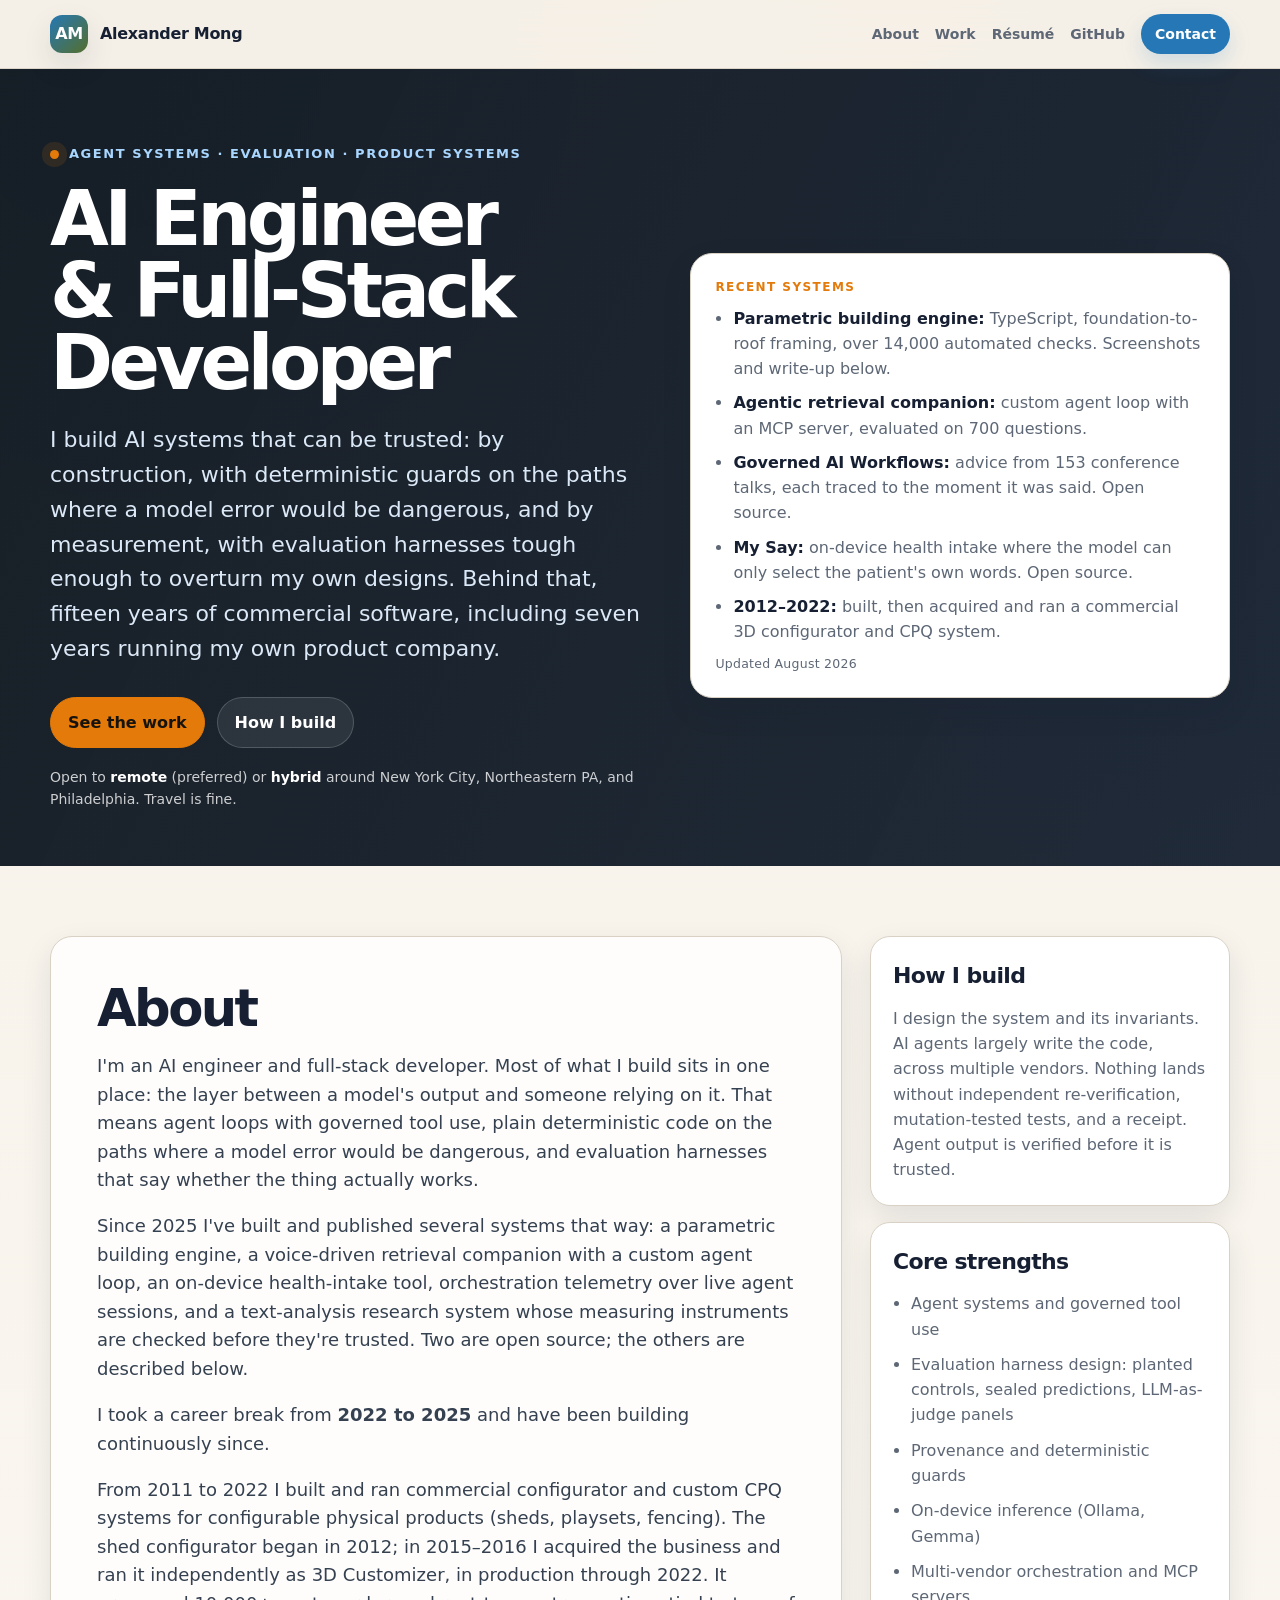
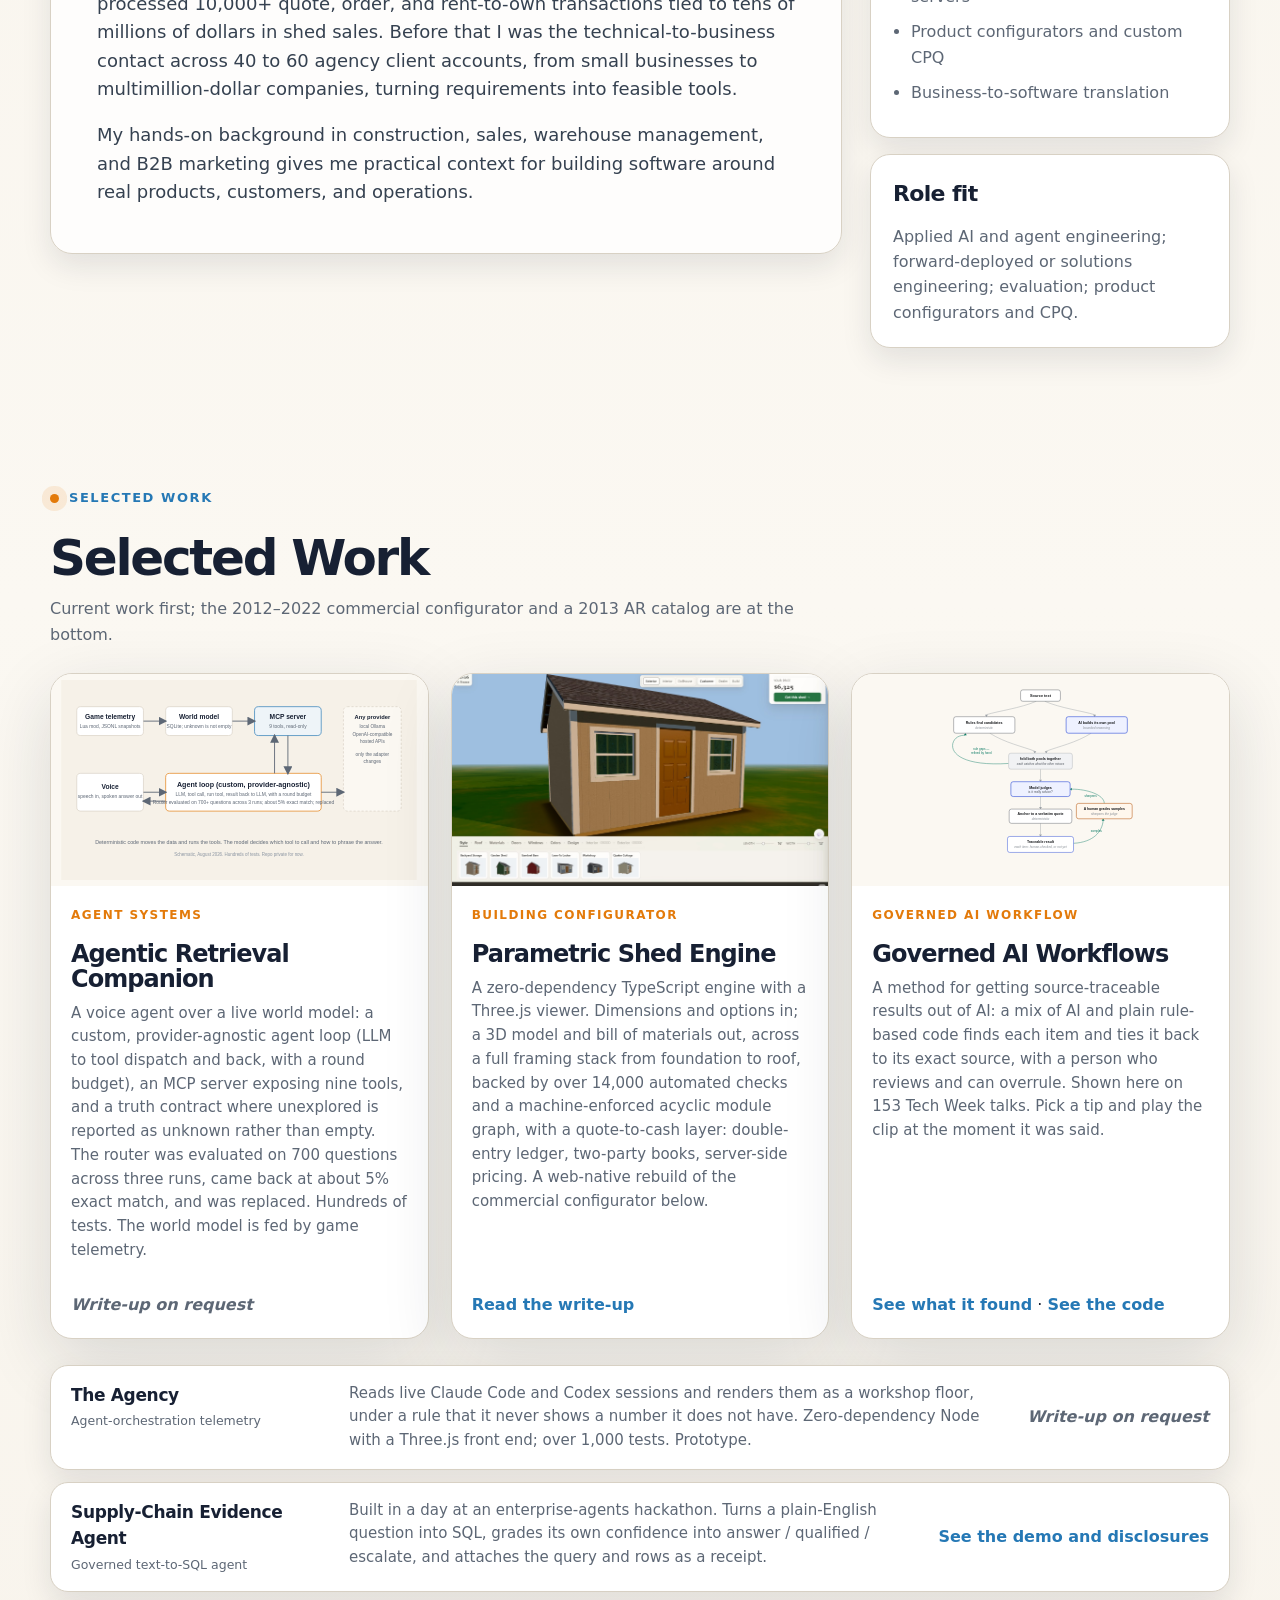
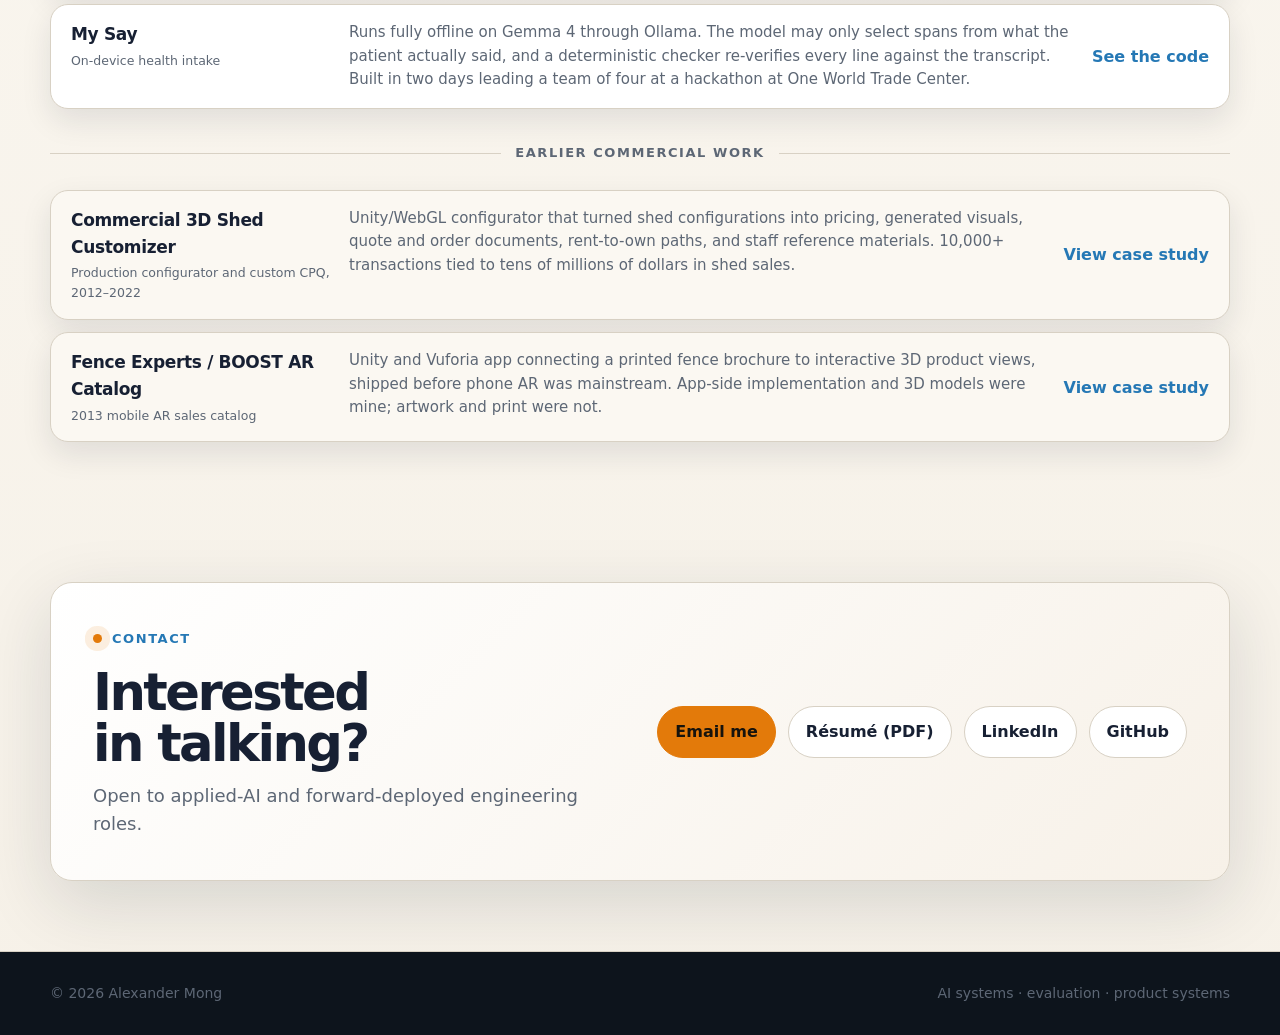
<file: index.html>
<!DOCTYPE html>
<html lang="en">
<head>
  <meta charset="utf-8" />
  <meta name="viewport" content="width=device-width, initial-scale=1" />
  <title>Alexander Mong — AI Engineer & Full-Stack Developer</title>
  <meta name="description" content="Alexander Mong builds agent systems and the checks that show when their output is wrong: agent loops with governed tool use, evaluation harnesses, and provenance. Before that, a decade building and running a commercial 3D configurator and CPQ system." />
  <link rel="canonical" href="https://alexander-mong.github.io/index.html" />
  <meta property="og:type" content="website" />
  <meta property="og:site_name" content="Alexander Mong" />
  <meta property="og:title" content="Alexander Mong — AI Engineer & Full-Stack Developer" />
  <meta property="og:description" content="Agent systems and the checks that show when their output is wrong. A decade of commercial product systems before that." />
  <meta property="og:url" content="https://alexander-mong.github.io/index.html" />
  <meta property="og:image" content="https://alexander-mong.github.io/assets/images/shed-engine/shed-engine-viewer.jpg" />
  <meta name="twitter:card" content="summary_large_image" />
  <meta name="twitter:image" content="https://alexander-mong.github.io/assets/images/shed-engine/shed-engine-viewer.jpg" />
  <script type="application/ld+json">
  {
    "@context": "https://schema.org",
    "@graph": [
      {
        "@type": "Person",
        "@id": "https://alexander-mong.github.io/#alex",
        "name": "Alexander Mong",
        "url": "https://alexander-mong.github.io/",
        "jobTitle": "AI Engineer & Full-Stack Developer",
        "email": "alexandermong@gmail.com",
        "description": "Builds agent systems and the evaluation layer that shows when their output is wrong: agent loops with governed tool use, deterministic guards, evaluation harnesses with planted controls and sealed predictions, and provenance. Previously built and ran a commercial 3D configurator and CPQ system for a decade.",
        "knowsAbout": ["Agent systems", "LLM orchestration", "Evaluation harness design", "LLM-as-judge panels", "MCP servers", "On-device inference", "Provenance", "Product configurators", "Configure-Price-Quote (CPQ)", "TypeScript", "Python", "Node.js"],
        "sameAs": ["https://github.com/Alexander-Mong", "https://www.linkedin.com/in/alexander-mong/"]
      },
      {
        "@type": "CreativeWork",
        "name": "Governed AI Workflows",
        "url": "https://alexander-mong.github.io/tech-week-advice.html",
        "creator": { "@id": "https://alexander-mong.github.io/#alex" },
        "about": "An evidence-governed AI text-analysis pipeline: a bounded LLM judge, planted controls, source traceability, and a human who can overrule."
      },
      {
        "@type": "CreativeWork",
        "name": "Parametric Shed Engine",
        "url": "https://alexander-mong.github.io/projects/parametric-shed-engine.html",
        "creator": { "@id": "https://alexander-mong.github.io/#alex" },
        "about": "A zero-dependency TypeScript building engine and Three.js viewer: dimensions and options in, 3D model and bill of materials out. A web-native rebuild of the commercial configurator."
      },
      {
        "@type": "CreativeWork",
        "name": "Commercial 3D Shed Customizer",
        "url": "https://alexander-mong.github.io/projects/commercial-3d-shed-customizer.html",
        "creator": { "@id": "https://alexander-mong.github.io/#alex" },
        "about": "A production Unity/WebGL configurator and custom CPQ system for custom shed sales, 2012–2022."
      }
    ]
  }
  </script>
  <link rel="stylesheet" href="assets/css/styles.css" />
</head>
<body id="top">
  <a class="skip-link" href="#main">Skip to content</a>
  <header class="site-header">
    <div class="wrap nav">
      <a class="brand" href="#top" aria-label="Home"><span class="brand-mark">AM</span><span>Alexander Mong</span></a>
      <nav class="navlinks" aria-label="Main navigation">
        <a href="#about">About</a>
        <a href="#work">Work</a>
        <a href="assets/docs/Alexander_Mong_Resume.pdf">Résumé</a>
        <a href="https://github.com/Alexander-Mong">GitHub</a>
        <a class="nav-cta" href="#contact">Contact</a>
      </nav>
    </div>
  </header>

  <main id="main">
    <section class="hero about-hero" id="about">
      <div class="wrap hero-grid about-hero-grid">
        <div>
          <div class="eyebrow">Agent systems &middot; Evaluation &middot; Product systems</div>
          <h1>AI Engineer &amp; Full-Stack Developer</h1>
          <p class="subtitle">I build AI systems that can be trusted: by construction, with deterministic guards on the paths where a model error would be dangerous, and by measurement, with evaluation harnesses tough enough to overturn my own designs. Behind that, fifteen years of commercial software, including seven years running my own product company.</p>
          <div class="hero-actions">
            <a class="btn primary" href="#work">See the work</a>
            <a class="btn light" href="#how">How I build</a>
          </div>
          <p class="hero-availability">Open to <strong>remote</strong> (preferred) or <strong>hybrid</strong> around New York City, Northeastern PA, and Philadelphia. Travel is fine.</p>
        </div>
        <aside class="paper-card about-card" aria-label="Recent systems">
          <div class="kicker">Recent systems</div>
          <ul class="clean-list built-list">
            <li><strong>Parametric building engine:</strong> TypeScript, foundation-to-roof framing, over 14,000 automated checks. Screenshots and write-up below.</li>
            <li><strong>Agentic retrieval companion:</strong> custom agent loop with an MCP server, evaluated on 700 questions.</li>
            <li><strong>Governed AI Workflows:</strong> advice from 153 conference talks, each traced to the moment it was said. Open source.</li>
            <li><strong>My Say:</strong> on-device health intake where the model can only select the patient's own words. Open source.</li>
            <li><strong>2012–2022:</strong> built, then acquired and ran a commercial 3D configurator and CPQ system.</li>
          </ul>
          <p class="built-updated">Updated August 2026</p>
        </aside>
      </div>
    </section>

    <section class="section about-main-section">
      <div class="wrap about-layout">
        <article class="about-copy prose-card">
          <h2>About</h2>
          <p>I'm an AI engineer and full-stack developer. Most of what I build sits in one place: the layer between a model's output and someone relying on it. That means agent loops with governed tool use, plain deterministic code on the paths where a model error would be dangerous, and evaluation harnesses that say whether the thing actually works.</p>

          <p>Since 2025 I've built and published several systems that way: a parametric building engine, a voice-driven retrieval companion with a custom agent loop, an on-device health-intake tool, orchestration telemetry over live agent sessions, and a text-analysis research system whose measuring instruments are checked before they're trusted. Two are open source; the others are described below.</p>

          <p>I took a career break from <strong>2022 to 2025</strong> and have been building continuously since.</p>

          <p>From 2011 to 2022 I built and ran commercial configurator and custom CPQ systems for configurable physical products (sheds, playsets, fencing). The shed configurator began in 2012; in 2015–2016 I acquired the business and ran it independently as 3D Customizer, in production through 2022. It processed 10,000+ quote, order, and rent-to-own transactions tied to tens of millions of dollars in shed sales. Before that I was the technical-to-business contact across 40 to 60 agency client accounts, from small businesses to multimillion-dollar companies, turning requirements into feasible tools.</p>

          <p>My hands-on background in construction, sales, warehouse management, and B2B marketing gives me practical context for building software around real products, customers, and operations.</p>
        </article>

        <aside class="side-panel">
          <div class="side-card" id="how">
            <h3>How I build</h3>
            <p>I design the system and its invariants. AI agents largely write the code, across multiple vendors. Nothing lands without independent re-verification, mutation-tested tests, and a receipt. Agent output is verified before it is trusted.</p>
          </div>
          <div class="side-card">
            <h3>Core strengths</h3>
            <ul class="clean-list">
              <li>Agent systems and governed tool use</li>
              <li>Evaluation harness design: planted controls, sealed predictions, LLM-as-judge panels</li>
              <li>Provenance and deterministic guards</li>
              <li>On-device inference (Ollama, Gemma)</li>
              <li>Multi-vendor orchestration and MCP servers</li>
              <li>Product configurators and custom CPQ</li>
              <li>Business-to-software translation</li>
            </ul>
          </div>
          <div class="side-card">
            <h3>Role fit</h3>
            <p>Applied AI and agent engineering; forward-deployed or solutions engineering; evaluation; product configurators and CPQ.</p>
          </div>
        </aside>
      </div>
    </section>

    <section class="section projects-section" id="work">
      <div class="wrap">
        <div class="section-title">
          <div class="eyebrow dark">Selected Work</div>
          <h2>Selected Work</h2>
          <p>Current work first; the 2012–2022 commercial configurator and a 2013 AR catalog are at the bottom.</p>
        </div>

        <div class="project-grid three">
          <article class="project-card feature-card">
            <span class="card-media">
              <img class="contain" src="assets/images/agentic-retrieval-companion-schematic.svg" alt="Schematic: game telemetry to a SQLite world model, an MCP server with nine tools, a custom provider-agnostic agent loop, and voice in and out." />
            </span>
            <div class="project-card-body">
              <div class="kicker">Agent systems</div>
              <h3 id="agentic-retrieval-companion">Agentic Retrieval Companion</h3>
              <p>A voice agent over a live world model: a custom, provider-agnostic agent loop (LLM to tool dispatch and back, with a round budget), an MCP server exposing nine tools, and a truth contract where unexplored is reported as unknown rather than empty. The router was evaluated on 700 questions across three runs, came back at about 5% exact match, and was replaced. Hundreds of tests. The world model is fed by game telemetry.</p>
              <span class="text-link muted">Write-up on request</span>
            </div>
          </article>

          <article class="project-card feature-card">
            <a href="projects/parametric-shed-engine.html" aria-label="Open the Parametric Shed Engine write-up">
              <img src="assets/images/shed-engine/shed-engine-viewer.jpg" alt="The parametric shed engine viewer: a 12 by 16 A-frame shed with a shingle roof, a style bar with presets, size sliders, and a live price." />
            </a>
            <div class="project-card-body">
              <div class="kicker">Building configurator</div>
              <h3><a href="projects/parametric-shed-engine.html">Parametric Shed Engine</a></h3>
              <p>A zero-dependency TypeScript engine with a Three.js viewer. Dimensions and options in; a 3D model and bill of materials out, across a full framing stack from foundation to roof, backed by over 14,000 automated checks and a machine-enforced acyclic module graph, with a quote-to-cash layer: double-entry ledger, two-party books, server-side pricing. A web-native rebuild of the commercial configurator below.</p>
              <a class="text-link" href="projects/parametric-shed-engine.html">Read the write-up</a>
            </div>
          </article>

          <article class="project-card feature-card">
            <a href="tech-week-advice.html" aria-label="Open Governed AI Workflows advice and predictions">
              <img class="contain" src="projects/governed-ai-workflows/diagrams/division-of-labor.v3.svg" alt="Division-of-labor diagram: deterministic rules and an AI lens fold together, a model judges each candidate, findings are anchored to verbatim quotes, and a person reviews before promotion." />
            </a>
            <div class="project-card-body">
              <div class="kicker">Governed AI workflow</div>
              <h3><a href="tech-week-advice.html">Governed AI Workflows</a></h3>
              <p>A method for getting source-traceable results out of AI: a mix of AI and plain rule-based code finds each item and ties it back to its exact source, with a person who reviews and can overrule. Shown here on 153 Tech Week talks. Pick a tip and play the clip at the moment it was said.</p>
              <div class="card-links"><a class="text-link" href="tech-week-advice.html">See what it found</a> &middot; <a class="text-link" href="https://github.com/Alexander-Mong/Discourse-Spine">See the code</a></div>
            </div>
          </article>
        </div>

        <ul class="work-list" aria-label="More current work">
          <li>
            <div><strong>The Agency</strong> <span class="work-kicker">Agent-orchestration telemetry</span></div>
            <p>Reads live Claude Code and Codex sessions and renders them as a workshop floor, under a rule that it never shows a number it does not have. Zero-dependency Node with a Three.js front end; over 1,000 tests. Prototype.</p>
            <span class="text-link muted">Write-up on request</span>
          </li>
          <li>
            <div><strong>Supply-Chain Evidence Agent</strong> <span class="work-kicker">Governed text-to-SQL agent</span></div>
            <p>Built in a day at an enterprise-agents hackathon. Turns a plain-English question into SQL, grades its own confidence into answer / qualified / escalate, and attaches the query and rows as a receipt.</p>
            <a class="text-link" href="hackathon/index.html">See the demo and disclosures</a>
          </li>
          <li>
            <div><strong>My Say</strong> <span class="work-kicker">On-device health intake</span></div>
            <p>Runs fully offline on Gemma 4 through Ollama. The model may only select spans from what the patient actually said, and a deterministic checker re-verifies every line against the transcript. Built in two days leading a team of four at a hackathon at One World Trade Center.</p>
            <a class="text-link" href="https://github.com/Alexander-Mong/my-say">See the code</a>
          </li>
        </ul>

        <div class="work-divider"><span>Earlier commercial work</span></div>

        <ul class="work-list earlier" aria-label="Earlier commercial work">
          <li>
            <div><strong>Commercial 3D Shed Customizer</strong> <span class="work-kicker">Production configurator and custom CPQ, 2012–2022</span></div>
            <p>Unity/WebGL configurator that turned shed configurations into pricing, generated visuals, quote and order documents, rent-to-own paths, and staff reference materials. 10,000+ transactions tied to tens of millions of dollars in shed sales.</p>
            <a class="text-link" href="projects/commercial-3d-shed-customizer.html">View case study</a>
          </li>
          <li>
            <div><strong>Fence Experts / BOOST AR Catalog</strong> <span class="work-kicker">2013 mobile AR sales catalog</span></div>
            <p>Unity and Vuforia app connecting a printed fence brochure to interactive 3D product views, shipped before phone AR was mainstream. App-side implementation and 3D models were mine; artwork and print were not.</p>
            <a class="text-link" href="projects/augmented-reality-catalog.html">View case study</a>
          </li>
        </ul>
      </div>
    </section>

    <section class="section contact-section" id="contact">
      <div class="wrap contact-card">
        <div>
          <div class="eyebrow dark">Contact</div>
          <h2>Interested in talking?</h2>
          <p>Open to applied-AI and forward-deployed engineering roles.</p>
        </div>
        <div class="contact-actions">
          <a class="btn primary dark-btn" href="mailto:alexandermong@gmail.com">Email me</a>
          <a class="btn outline-btn" href="assets/docs/Alexander_Mong_Resume.pdf">Résumé (PDF)</a>
          <a class="btn outline-btn" href="https://www.linkedin.com/in/alexander-mong/">LinkedIn</a>
          <a class="btn outline-btn" href="https://github.com/Alexander-Mong">GitHub</a>
        </div>
      </div>
    </section>
  </main>

  <footer class="site-footer">
    <div class="wrap footer-inner">
      <span>&copy; 2026 Alexander Mong</span>
      <span>AI systems &middot; evaluation &middot; product systems</span>
    </div>
  </footer>
</body>
</html>
</file>
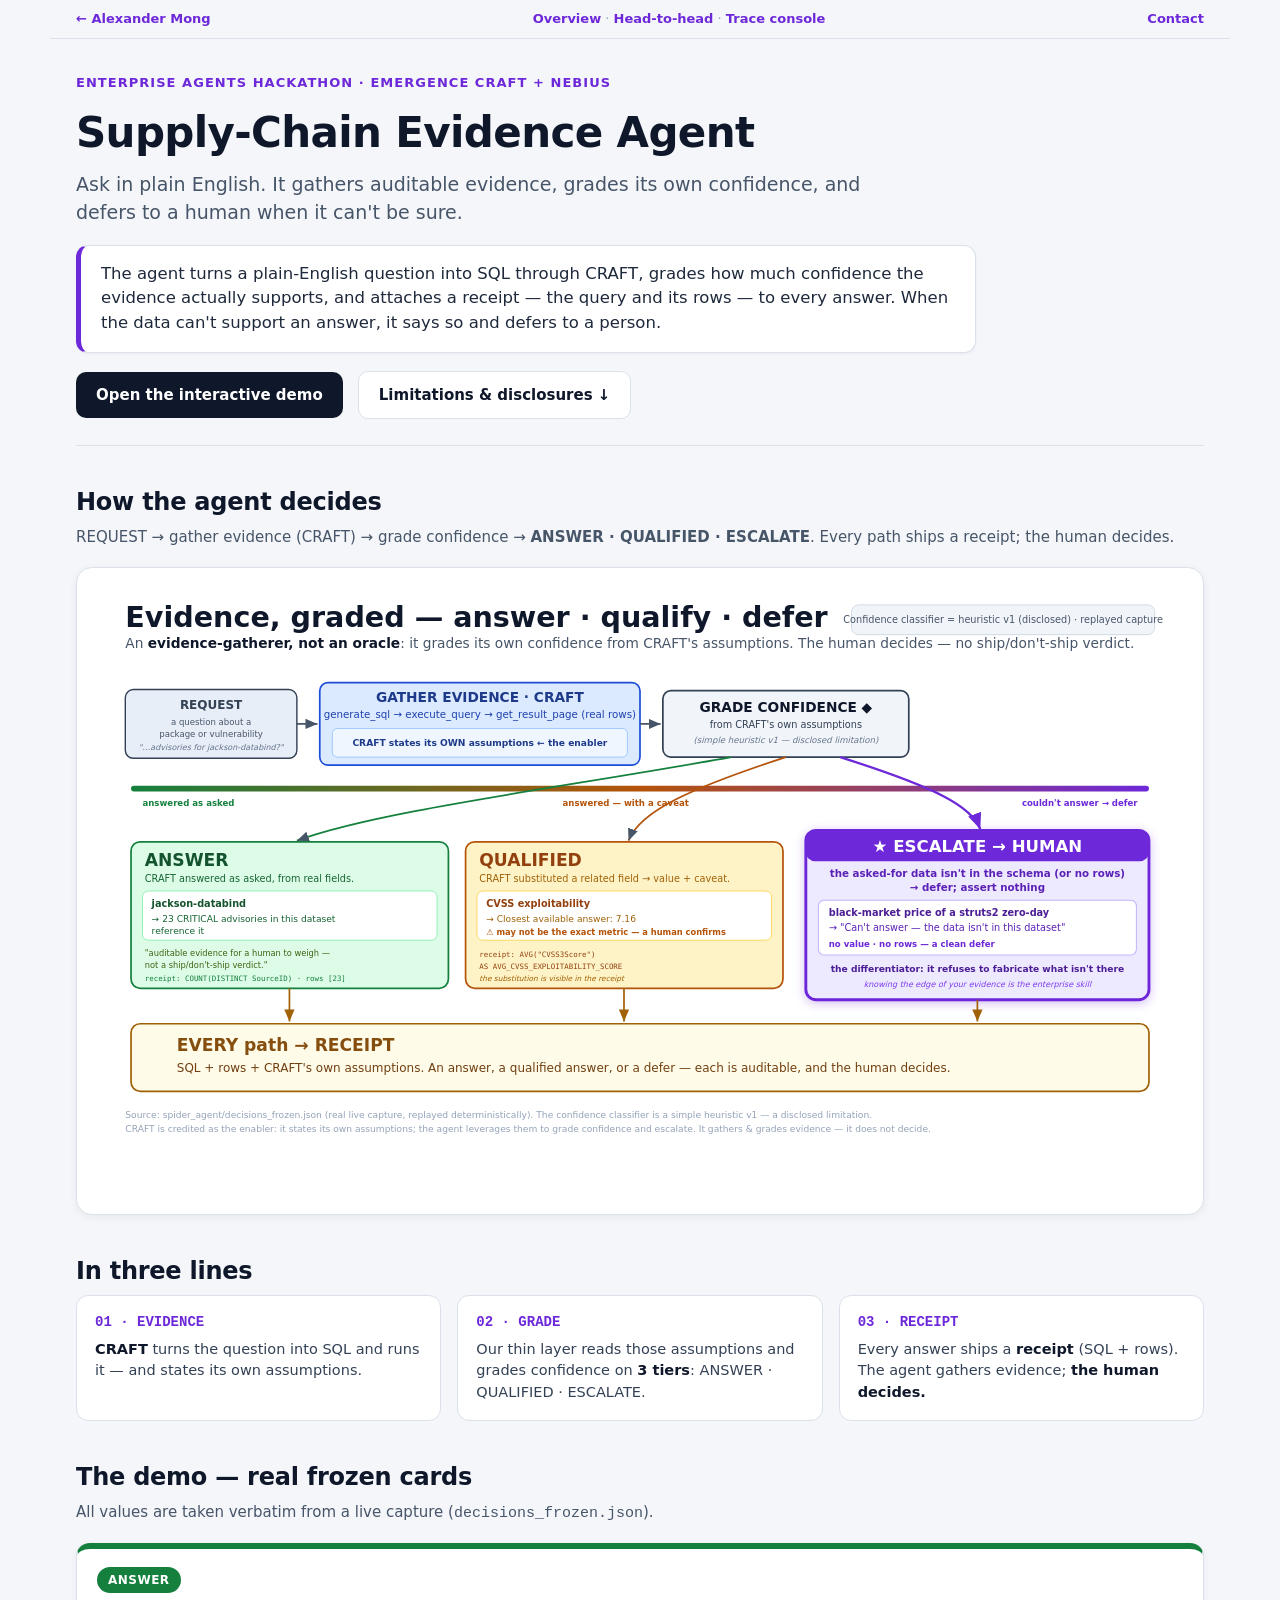
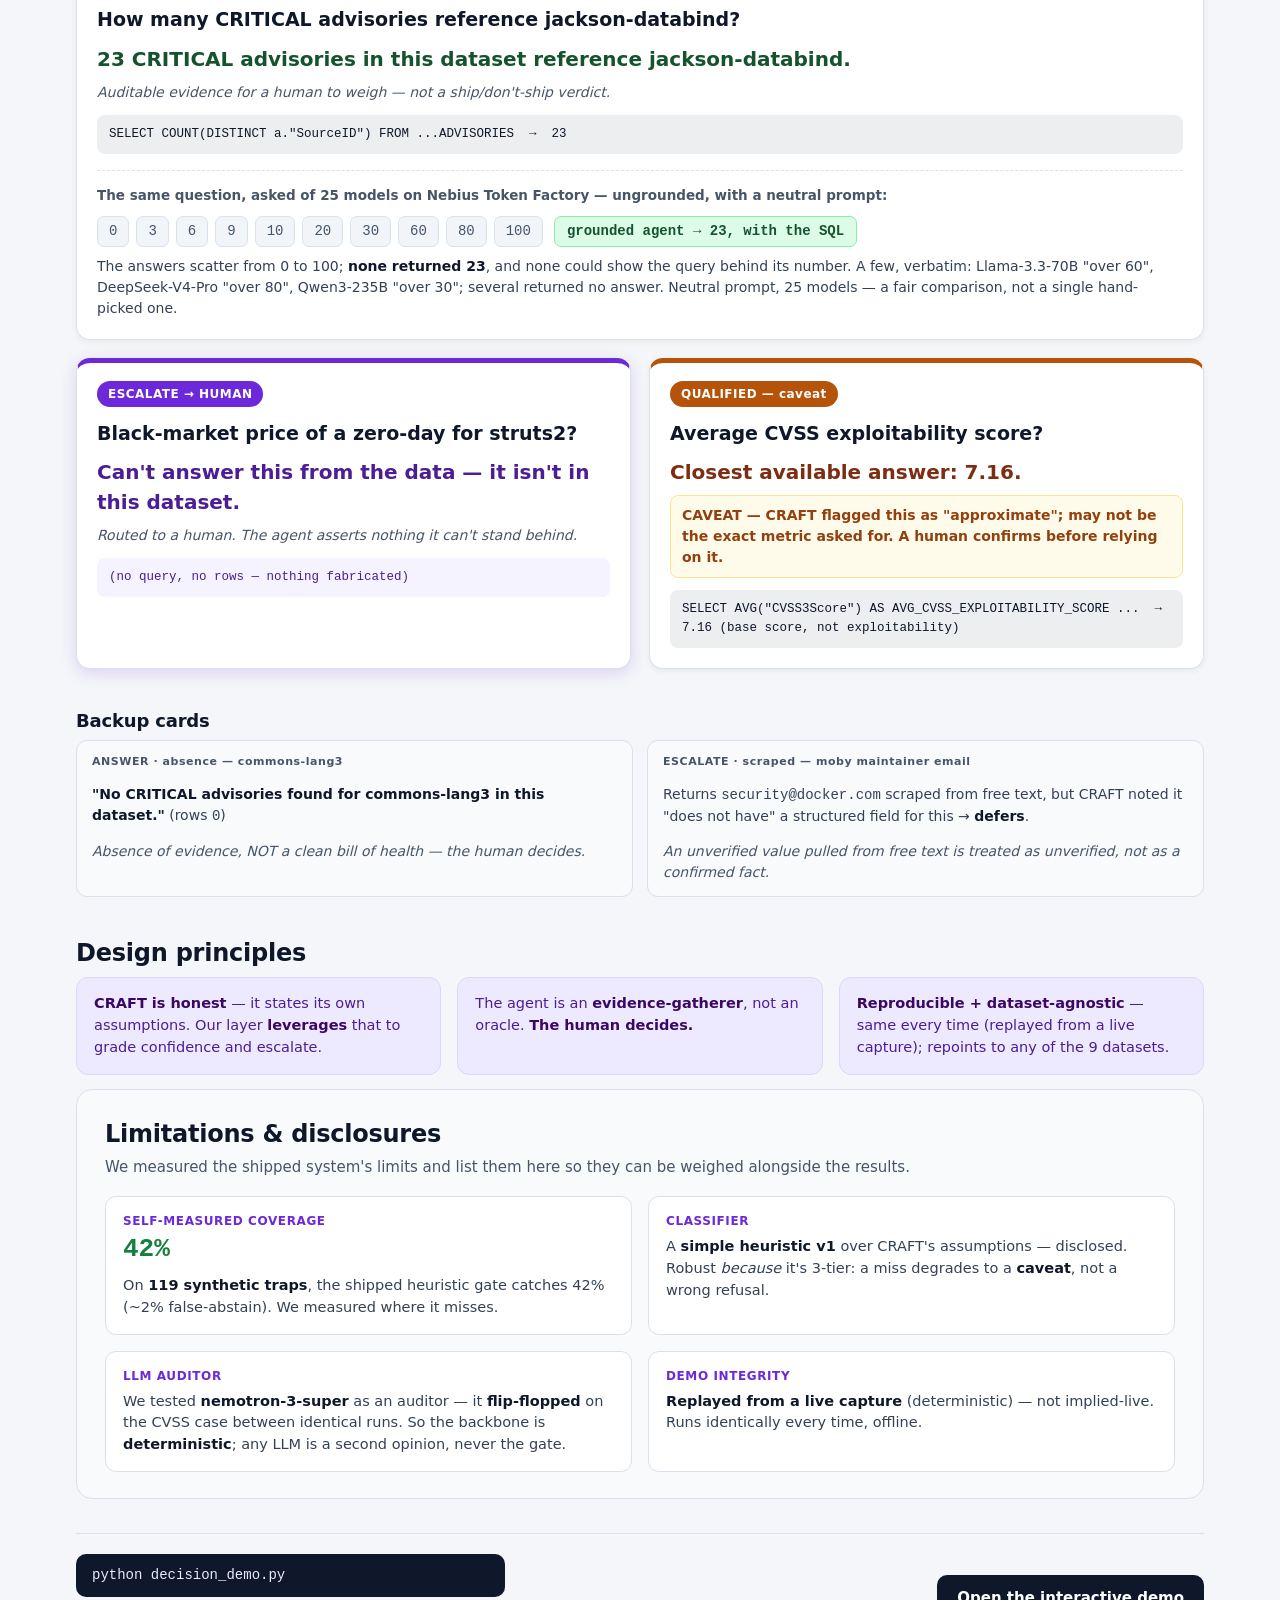
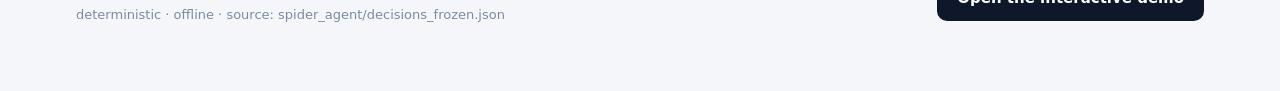
<file: hackathon/index.html>
<!doctype html>
<html lang="en">
<head>
<meta charset="utf-8"/>
<meta name="viewport" content="width=device-width, initial-scale=1"/>
<title>Supply-Chain Evidence Agent — a governed agent on CRAFT</title>
<style>
  :root{
    --bg:#f4f6f9; --panel:#ffffff; --panel2:#f8fafc; --line:#dbe1ea; --ink:#0f172a; --muted:#475569; --faint:#7b8aa3;
    --answer:#15803d; --answer-bg:#dcfce7; --qual:#b45309; --qual-bg:#fef3c7;
    --esc:#6d28d9; --esc-bg:#ede9fe; --gold:#a16207; --gold-bg:#fefce8; --danger:#dc2626;
    --mono:"SF Mono",Consolas,"Roboto Mono",monospace;
  }
  *{box-sizing:border-box}
  body{margin:0;background:var(--bg);color:var(--ink);font-family:"Segoe UI",system-ui,sans-serif;line-height:1.5}
  .wrap{max-width:1180px;margin:0 auto;padding:34px 26px 70px}
  a{color:var(--esc);text-decoration:none;font-weight:700}
  /* hero */
  .hero{border-bottom:1px solid var(--line);padding-bottom:26px;margin-bottom:30px}
  .eyebrow{font-size:13px;font-weight:800;letter-spacing:.08em;text-transform:uppercase;color:var(--esc)}
  h1{font-size:42px;font-weight:800;letter-spacing:-.015em;margin:8px 0 6px}
  .tagline{font-size:19px;color:var(--muted);margin:0 0 18px;max-width:820px}
  .thesis{background:var(--panel);border:1px solid var(--line);border-left:5px solid var(--esc);border-radius:12px;
          padding:16px 20px;font-size:16.5px;color:#1e293b;max-width:900px;box-shadow:0 1px 3px rgba(15,23,42,.05)}
  .thesis b{color:var(--ink)}
  .cta{display:inline-flex;gap:8px;align-items:center;margin-top:18px;background:var(--ink);color:#fff;padding:12px 20px;border-radius:10px;font-size:15px}
  .cta.ghost{background:#fff;color:var(--ink);border:1px solid var(--line);margin-left:10px}
  h2{font-size:24px;font-weight:800;margin:38px 0 6px;letter-spacing:-.01em}
  .sub{color:var(--muted);font-size:15px;margin:0 0 18px}
  /* diagram */
  .diagram{background:var(--panel);border:1px solid var(--line);border-radius:16px;padding:14px;box-shadow:0 2px 8px rgba(15,23,42,.06);overflow-x:auto}
  .diagram img{display:block;width:100%;max-width:100%;height:auto}
  /* how it works */
  .how{display:grid;grid-template-columns:repeat(3,1fr);gap:16px}
  .how .h{background:var(--panel);border:1px solid var(--line);border-radius:12px;padding:16px 18px}
  .how .h .n{font-family:var(--mono);font-weight:800;font-size:14px;color:var(--esc)}
  .how .h p{margin:6px 0 0;font-size:14.5px;color:#334155}
  .how .h b{color:var(--ink)}
  /* cards */
  .cards{display:grid;grid-template-columns:1fr 1fr;gap:18px}
  .card{background:var(--panel);border:1px solid var(--line);border-top:5px solid var(--line);border-radius:14px;
        padding:18px 20px 20px;box-shadow:0 2px 6px rgba(15,23,42,.06)}
  .card.answer{border-top-color:var(--answer)}
  .card.qualified{border-top-color:var(--qual)}
  .card.escalate{border-top-color:var(--esc);box-shadow:0 4px 16px rgba(109,40,217,.18)}
  .card.money{grid-column:1/-1;border-top-width:6px}
  .badge{display:inline-block;font-size:12px;font-weight:800;letter-spacing:.04em;padding:4px 11px;border-radius:999px;color:#fff}
  .badge-answer{background:var(--answer)} .badge-qualified{background:var(--qual)} .badge-escalate{background:var(--esc)}
  .card h3{font-size:19px;font-weight:800;margin:12px 0 10px}
  .finding{font-size:20px;font-weight:800;margin:0 0 8px;color:var(--ink)}
  .card.answer .finding{color:#14532d} .card.qualified .finding{color:#7c2d12} .card.escalate .finding{color:#4c1d95}
  .note{font-size:14px;color:var(--muted);margin:0 0 12px;font-style:italic}
  .card.qualified .note{color:#92400e;font-style:normal;font-weight:600;background:#fffbeb;border:1px solid #fde68a;border-radius:8px;padding:9px 11px}
  pre.receipt{font-family:var(--mono);font-size:12.5px;background:#0b122412;color:#0f172a;border-radius:8px;
        padding:10px 12px;margin:0;white-space:pre-wrap;word-break:break-word;overflow-wrap:anywhere;line-height:1.5}
  .card.escalate pre.receipt{background:#f5f3ff;color:#4c1d95}
  .headtohead{margin-top:14px;border-top:1px dashed var(--line);padding-top:12px}
  .headtohead .label{font-size:12.5px;font-weight:700;color:var(--muted)}
  .headtohead .foil{margin:6px 0 0;font-size:15px;font-weight:600;color:#7f1d1d;background:#fef2f2;border:1px solid #fecaca;border-radius:8px;padding:9px 12px}
  .headtohead .foil strong{color:var(--danger)}
  /* multi-model sweep (the fair head-to-head) */
  .headtohead-sweep{margin-top:16px;border-top:1px dashed var(--line);padding-top:14px}
  .sweep-head{font-size:13.5px;font-weight:700;color:var(--muted)}
  .sweep-row{display:flex;flex-wrap:wrap;gap:7px;align-items:center;margin:11px 0 4px}
  .guess{font-family:var(--mono);font-size:14px;background:#f1f5f9;color:#475569;border:1px solid var(--line);border-radius:7px;padding:4px 11px}
  .grounded-pill{font-family:var(--mono);font-size:14px;font-weight:800;background:var(--answer-bg);color:#14532d;border:1px solid #86efac;border-radius:7px;padding:4px 12px;margin-left:4px}
  .sweep-note{font-size:14px;color:#334155;margin:9px 0 0;line-height:1.5}
  .sweep-note b{color:var(--ink)}
  .versus{display:flex;gap:16px;align-items:stretch;flex-wrap:wrap}
  .versus .side{flex:1;min-width:280px}
  .backups{display:grid;grid-template-columns:1fr 1fr;gap:14px;margin-top:6px}
  .backup{background:var(--panel2);border:1px solid var(--line);border-radius:11px;padding:13px 15px;font-size:14px}
  .backup .b-badge{font-size:11px;font-weight:800;color:var(--muted);letter-spacing:.05em}
  .backup b{color:var(--ink)}
  .backup .q{color:#334155} .backup em{color:var(--muted)}
  /* framing */
  .framing{display:grid;grid-template-columns:repeat(3,1fr);gap:16px}
  .framing .f{background:var(--esc-bg);border:1px solid #ddd6fe;border-radius:12px;padding:15px 17px;font-size:14.5px;color:#4c1d95}
  .framing .f b{color:#3b0764}
  /* honesty — a trust signal, kept prominent */
  .honesty{background:#f8fafc;color:var(--ink);border:1px solid var(--line);border-radius:16px;padding:26px 28px;margin-top:14px}
  .honesty h2{margin:0 0 4px}
  .honesty .sub{color:var(--muted);margin-bottom:18px}
  .honesty .grid{display:grid;grid-template-columns:1fr 1fr;gap:16px}
  .honesty .item{background:#fff;border:1px solid var(--line);border-radius:11px;padding:15px 17px}
  .honesty .item .k{font-size:12px;font-weight:800;letter-spacing:.05em;text-transform:uppercase;color:var(--esc)}
  .honesty .item p{margin:6px 0 0;font-size:14.5px;color:#334155}
  .honesty .item .stat{font-size:26px;font-weight:800;font-family:var(--mono);color:var(--answer)}
  .honesty .item b{color:var(--ink)}
  /* footer */
  .foot{margin-top:34px;border-top:1px solid var(--line);padding-top:20px;display:flex;justify-content:space-between;gap:20px;flex-wrap:wrap;align-items:center}
  .cmd{font-family:var(--mono);font-size:14px;background:#0f172a;color:#e6ecf7;padding:11px 16px;border-radius:10px}
  .foot .src{font-size:13px;color:var(--faint)}
  /* minimal home bar */
  .am-bar{max-width:1180px;margin:0 auto 0;padding:10px 26px;display:flex;align-items:center;justify-content:space-between;gap:14px;flex-wrap:wrap;font-size:13px;line-height:1.4;border-bottom:1px solid var(--line)}
  .am-bar a{color:var(--esc);text-decoration:none;font-weight:600}
  .am-bar a:hover{text-decoration:underline}
  .am-bar a[aria-current="page"]{font-weight:800}
  .am-bar nav{flex:1;text-align:center;white-space:nowrap}
  .am-bar .sep{color:#94a3b8}
  @media (max-width:860px){.how,.framing,.honesty .grid,.cards,.backups{grid-template-columns:1fr}h1{font-size:32px}}
</style>
</head>
<body>
<div class="am-bar"><a class="am-home" href="../index.html">&larr; Alexander Mong</a><nav><a href="index.html" aria-current="page">Overview</a> <span class="sep">&middot;</span> <a href="head_to_head.html">Head-to-head</a> <span class="sep">&middot;</span> <a href="trace_console.html">Trace console</a></nav><a class="am-contact" href="../index.html#contact">Contact</a></div>
<div class="wrap">

  <!-- HERO -->
  <div class="hero">
    <div class="eyebrow">Enterprise Agents Hackathon · Emergence CRAFT + Nebius</div>
    <h1>Supply-Chain Evidence Agent</h1>
    <p class="tagline">Ask in plain English. It gathers auditable evidence, grades its own confidence, and defers to a human when it can't be sure.</p>
    <div class="thesis">The agent turns a plain-English question into SQL through CRAFT, grades how much confidence the evidence actually supports, and attaches a receipt — the query and its rows — to every answer. When the data can't support an answer, it says so and defers to a person.</div>
    <div>
      <a class="cta" href="trace_console.html">Open the interactive demo</a>
      <a class="cta ghost" href="#honesty">Limitations &amp; disclosures ↓</a>
    </div>
  </div>

  <!-- DIAGRAM -->
  <h2>How the agent decides</h2>
  <p class="sub">REQUEST → gather evidence (CRAFT) → grade confidence → <b>ANSWER · QUALIFIED · ESCALATE</b>. Every path ships a receipt; the human decides.</p>
  <div class="diagram"><img src="pitch_decision_flow.svg" alt="Evidence-flow diagram: request → gather evidence via CRAFT → grade confidence into ANSWER, QUALIFIED, or ESCALATE, every path shipping a receipt"/></div>

  <!-- HOW IT WORKS -->
  <h2>In three lines</h2>
  <div class="how">
    <div class="h"><div class="n">01 · EVIDENCE</div><p><b>CRAFT</b> turns the question into SQL and runs it — and states its own assumptions.</p></div>
    <div class="h"><div class="n">02 · GRADE</div><p>Our thin layer reads those assumptions and grades confidence on <b>3 tiers</b>: ANSWER · QUALIFIED · ESCALATE.</p></div>
    <div class="h"><div class="n">03 · RECEIPT</div><p>Every answer ships a <b>receipt</b> (SQL + rows). The agent gathers evidence; <b>the human decides.</b></p></div>
  </div>

  <!-- CARDS -->
  <h2>The demo — real frozen cards</h2>
  <p class="sub">All values are taken verbatim from a live capture (<span style="font-family:var(--mono)">decisions_frozen.json</span>).</p>
  <div class="cards">

    <!-- MONEY CARD: grounded answer vs the model field -->
    <div class="card answer money">
      <span class="badge badge-answer">ANSWER</span>
      <h3>How many CRITICAL advisories reference jackson-databind?</h3>
      <p class="finding">23 CRITICAL advisories in this dataset reference jackson-databind.</p>
      <p class="note">Auditable evidence for a human to weigh — not a ship/don't-ship verdict.</p>
      <pre class="receipt">SELECT COUNT(DISTINCT a."SourceID") FROM ...ADVISORIES  →  23</pre>
      <div class="headtohead-sweep">
        <div class="sweep-head">The same question, asked of 25 models on Nebius Token Factory — ungrounded, with a neutral prompt:</div>
        <div class="sweep-row">
          <span class="guess">0</span><span class="guess">3</span><span class="guess">6</span><span class="guess">9</span><span class="guess">10</span><span class="guess">20</span><span class="guess">30</span><span class="guess">60</span><span class="guess">80</span><span class="guess">100</span>
          <span class="grounded-pill">grounded agent → 23, with the SQL</span>
        </div>
        <p class="sweep-note">The answers scatter from 0 to 100; <b>none returned 23</b>, and none could show the query behind its number. A few, verbatim: Llama-3.3-70B "over 60", DeepSeek-V4-Pro "over 80", Qwen3-235B "over 30"; several returned no answer. Neutral prompt, 25 models — a fair comparison, not a single hand-picked one.</p>
      </div>
    </div>

    <!-- ESCALATE -->
    <div class="card escalate">
      <span class="badge badge-escalate">ESCALATE → HUMAN</span>
      <h3>Black-market price of a zero-day for struts2?</h3>
      <p class="finding">Can't answer this from the data — it isn't in this dataset.</p>
      <p class="note">Routed to a human. The agent asserts nothing it can't stand behind.</p>
      <pre class="receipt">(no query, no rows — nothing fabricated)</pre>
    </div>

    <!-- QUALIFIED -->
    <div class="card qualified">
      <span class="badge badge-qualified">QUALIFIED — caveat</span>
      <h3>Average CVSS exploitability score?</h3>
      <p class="finding">Closest available answer: 7.16.</p>
      <p class="note">CAVEAT — CRAFT flagged this as "approximate"; may not be the exact metric asked for. A human confirms before relying on it.</p>
      <pre class="receipt">SELECT AVG("CVSS3Score") AS AVG_CVSS_EXPLOITABILITY_SCORE ...  →  7.16 (base score, not exploitability)</pre>
    </div>

  </div>

  <!-- BACKUPS -->
  <h2 style="font-size:18px">Backup cards</h2>
  <div class="backups">
    <div class="backup">
      <div class="b-badge">ANSWER · absence — commons-lang3</div>
      <p class="q"><b>"No CRITICAL advisories found for commons-lang3 in this dataset."</b> (rows <span style="font-family:var(--mono)">0</span>)</p>
      <em>Absence of evidence, NOT a clean bill of health — the human decides.</em>
    </div>
    <div class="backup">
      <div class="b-badge">ESCALATE · scraped — moby maintainer email</div>
      <p class="q">Returns <span style="font-family:var(--mono)">security@docker.com</span> scraped from free text, but CRAFT noted it "does not have" a structured field for this → <b>defers</b>.</p>
      <em>An unverified value pulled from free text is treated as unverified, not as a confirmed fact.</em>
    </div>
  </div>

  <!-- FRAMING -->
  <h2>Design principles</h2>
  <div class="framing">
    <div class="f"><b>CRAFT is honest</b> — it states its own assumptions. Our layer <b>leverages</b> that to grade confidence and escalate.</div>
    <div class="f">The agent is an <b>evidence-gatherer</b>, not an oracle. <b>The human decides.</b></div>
    <div class="f"><b>Reproducible + dataset-agnostic</b> — same every time (replayed from a live capture); repoints to any of the 9 datasets.</div>
  </div>

  <!-- HONESTY DISCLOSURES -->
  <div class="honesty" id="honesty">
    <h2>Limitations &amp; disclosures</h2>
    <p class="sub">We measured the shipped system's limits and list them here so they can be weighed alongside the results.</p>
    <div class="grid">
      <div class="item">
        <div class="k">Self-measured coverage</div>
        <div class="stat">42%</div>
        <p>On <b>119 synthetic traps</b>, the shipped heuristic gate catches 42% (~2% false-abstain). We measured where it misses.</p>
      </div>
      <div class="item">
        <div class="k">Classifier</div>
        <p>A <b>simple heuristic v1</b> over CRAFT's assumptions — disclosed. Robust <em>because</em> it's 3-tier: a miss degrades to a <b>caveat</b>, not a wrong refusal.</p>
      </div>
      <div class="item">
        <div class="k">LLM auditor</div>
        <p>We tested <b>nemotron-3-super</b> as an auditor — it <b>flip-flopped</b> on the CVSS case between identical runs. So the backbone is <b>deterministic</b>; any LLM is a second opinion, never the gate.</p>
      </div>
      <div class="item">
        <div class="k">Demo integrity</div>
        <p><b>Replayed from a live capture</b> (deterministic) — not implied-live. Runs identically every time, offline.</p>
      </div>
    </div>
  </div>

  <!-- FOOTER -->
  <div class="foot">
    <div>
      <div class="cmd">python decision_demo.py</div>
      <div class="src" style="margin-top:8px">deterministic · offline · source: spider_agent/decisions_frozen.json</div>
    </div>
    <a class="cta" href="trace_console.html">Open the interactive demo</a>
  </div>

</div>
</body>
</html>
</file>
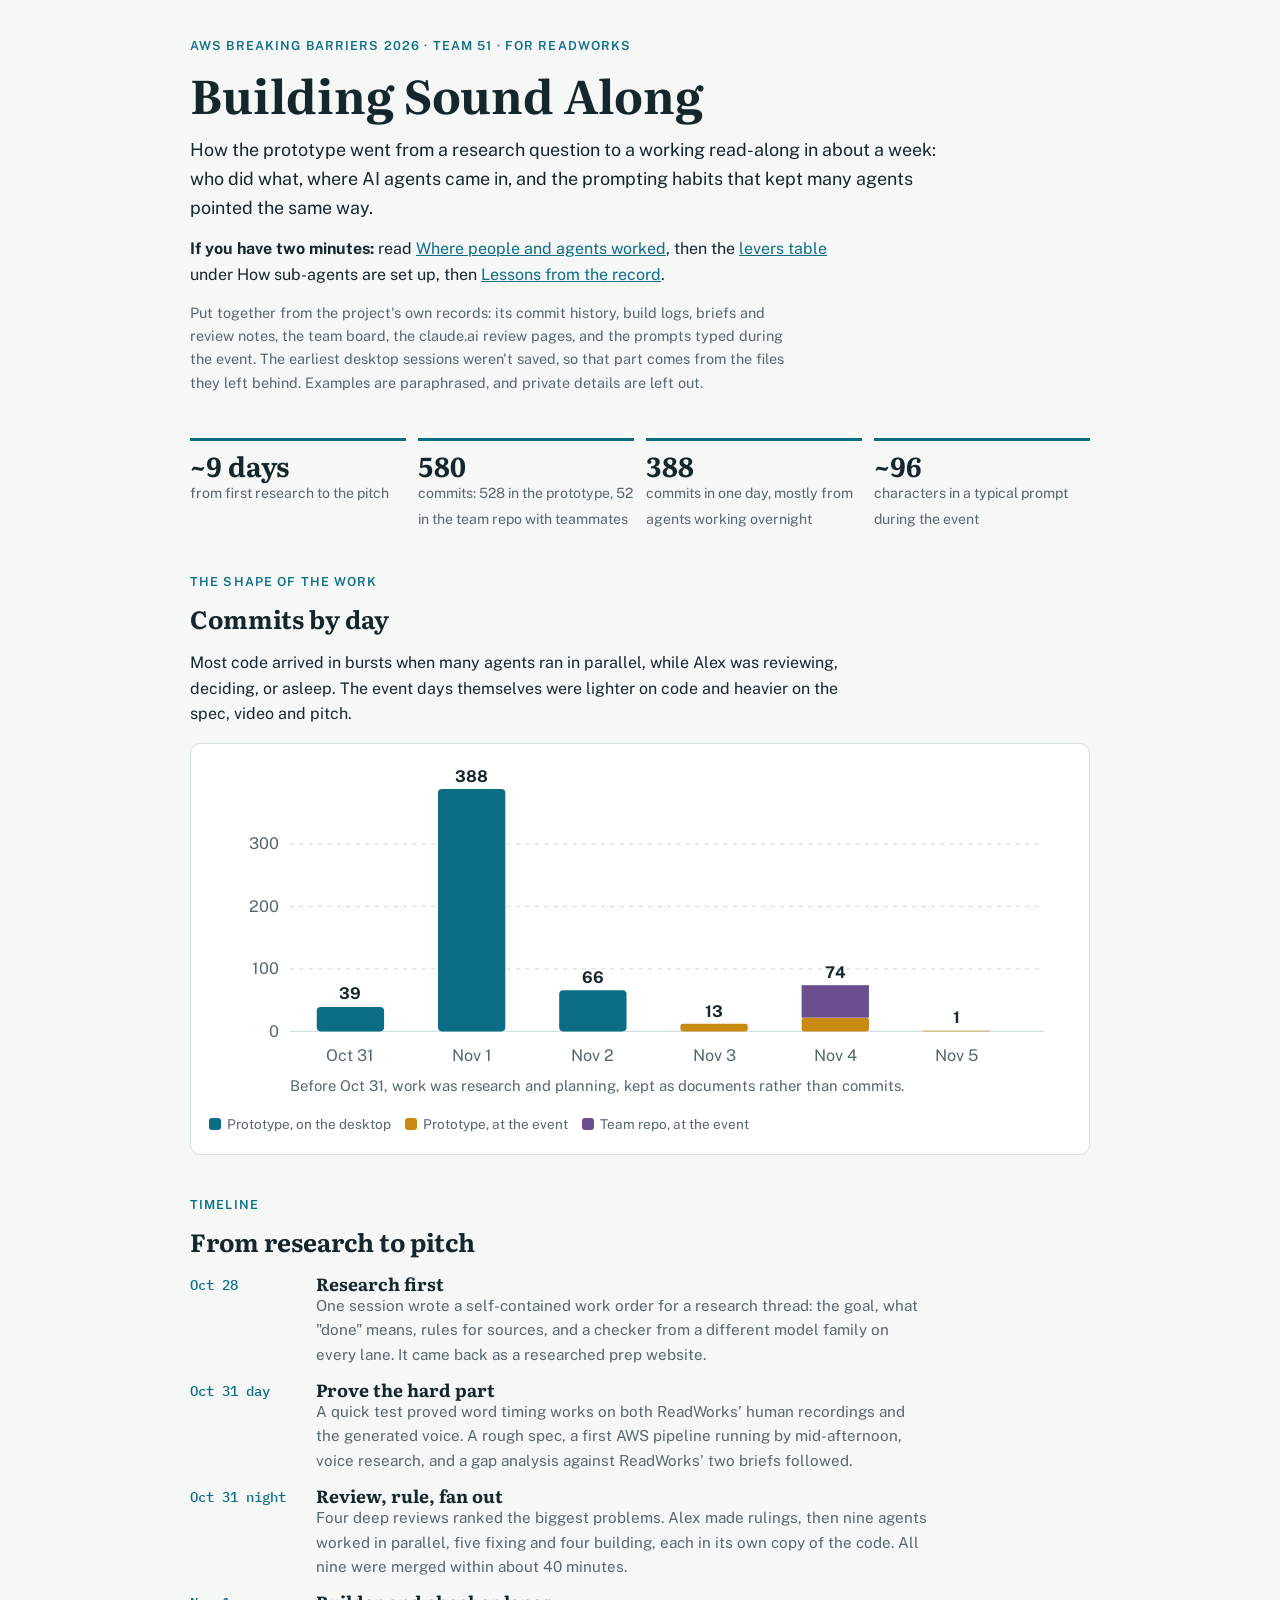
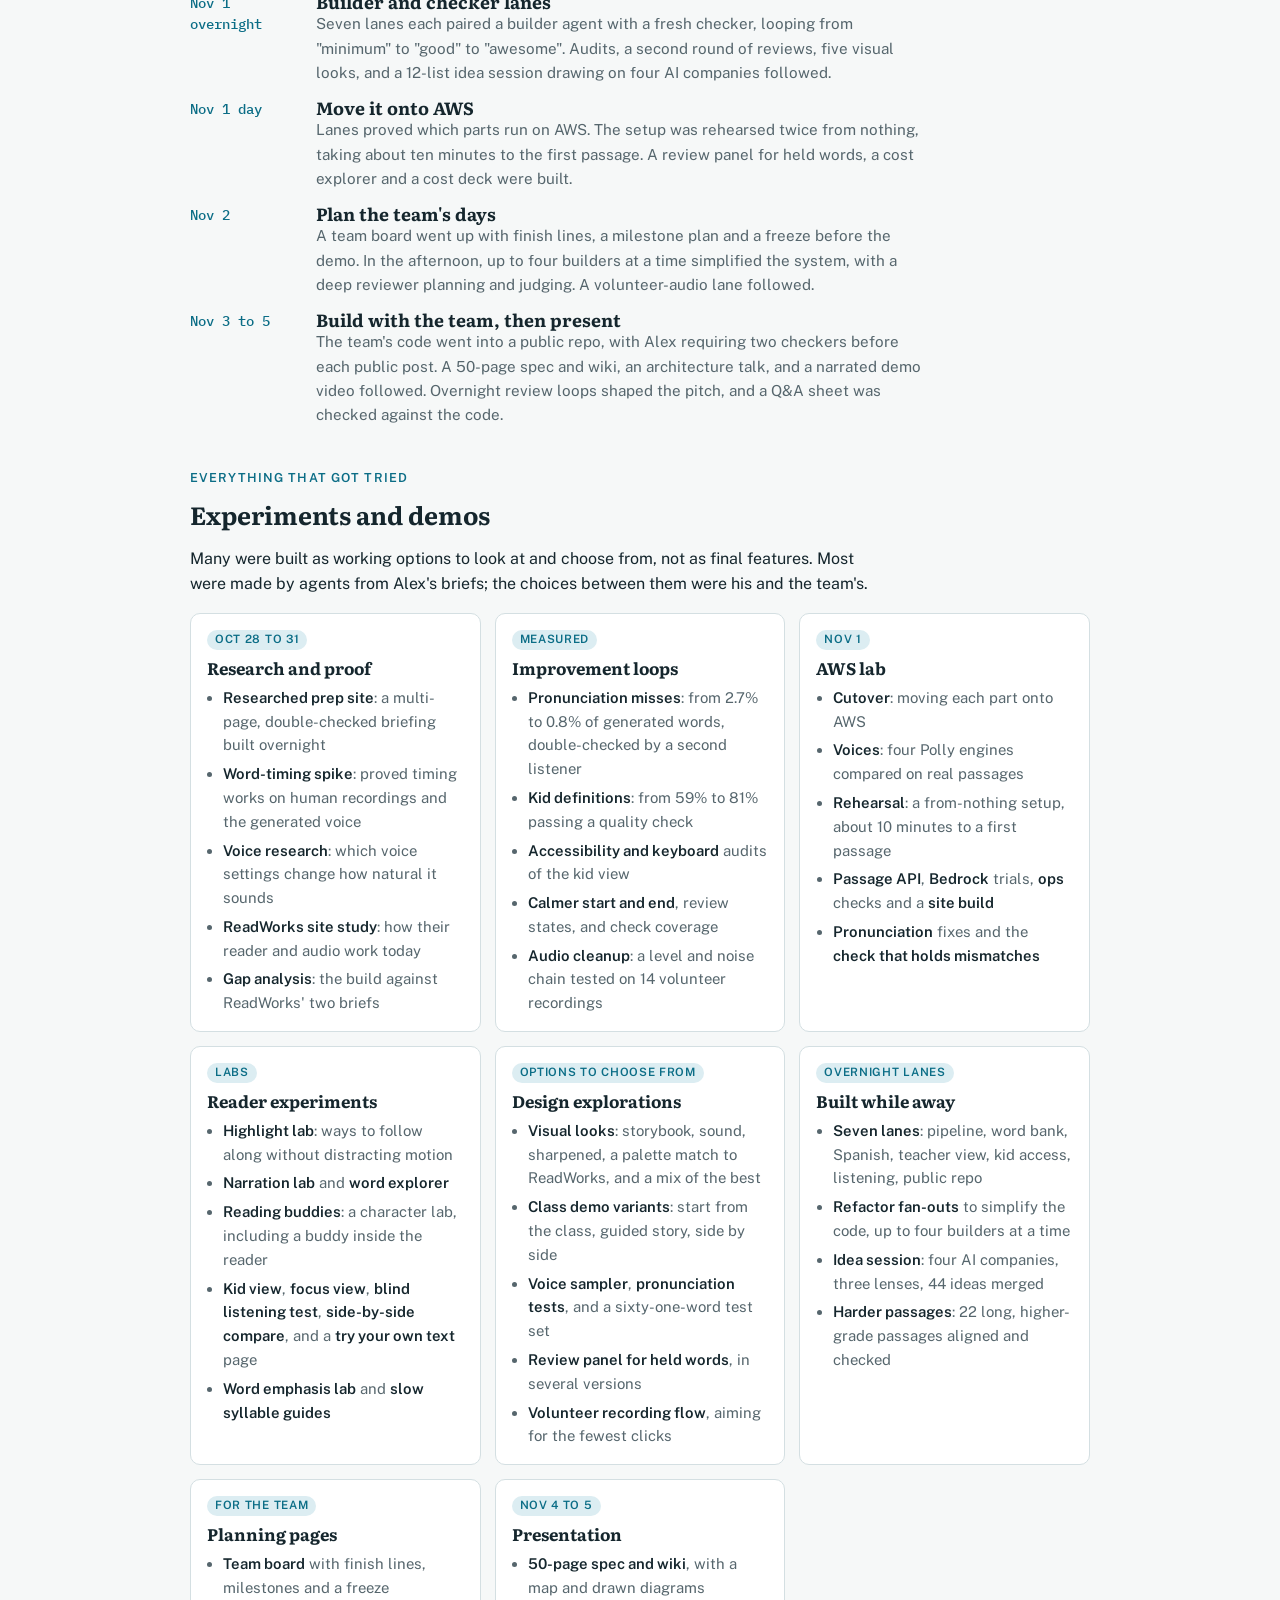
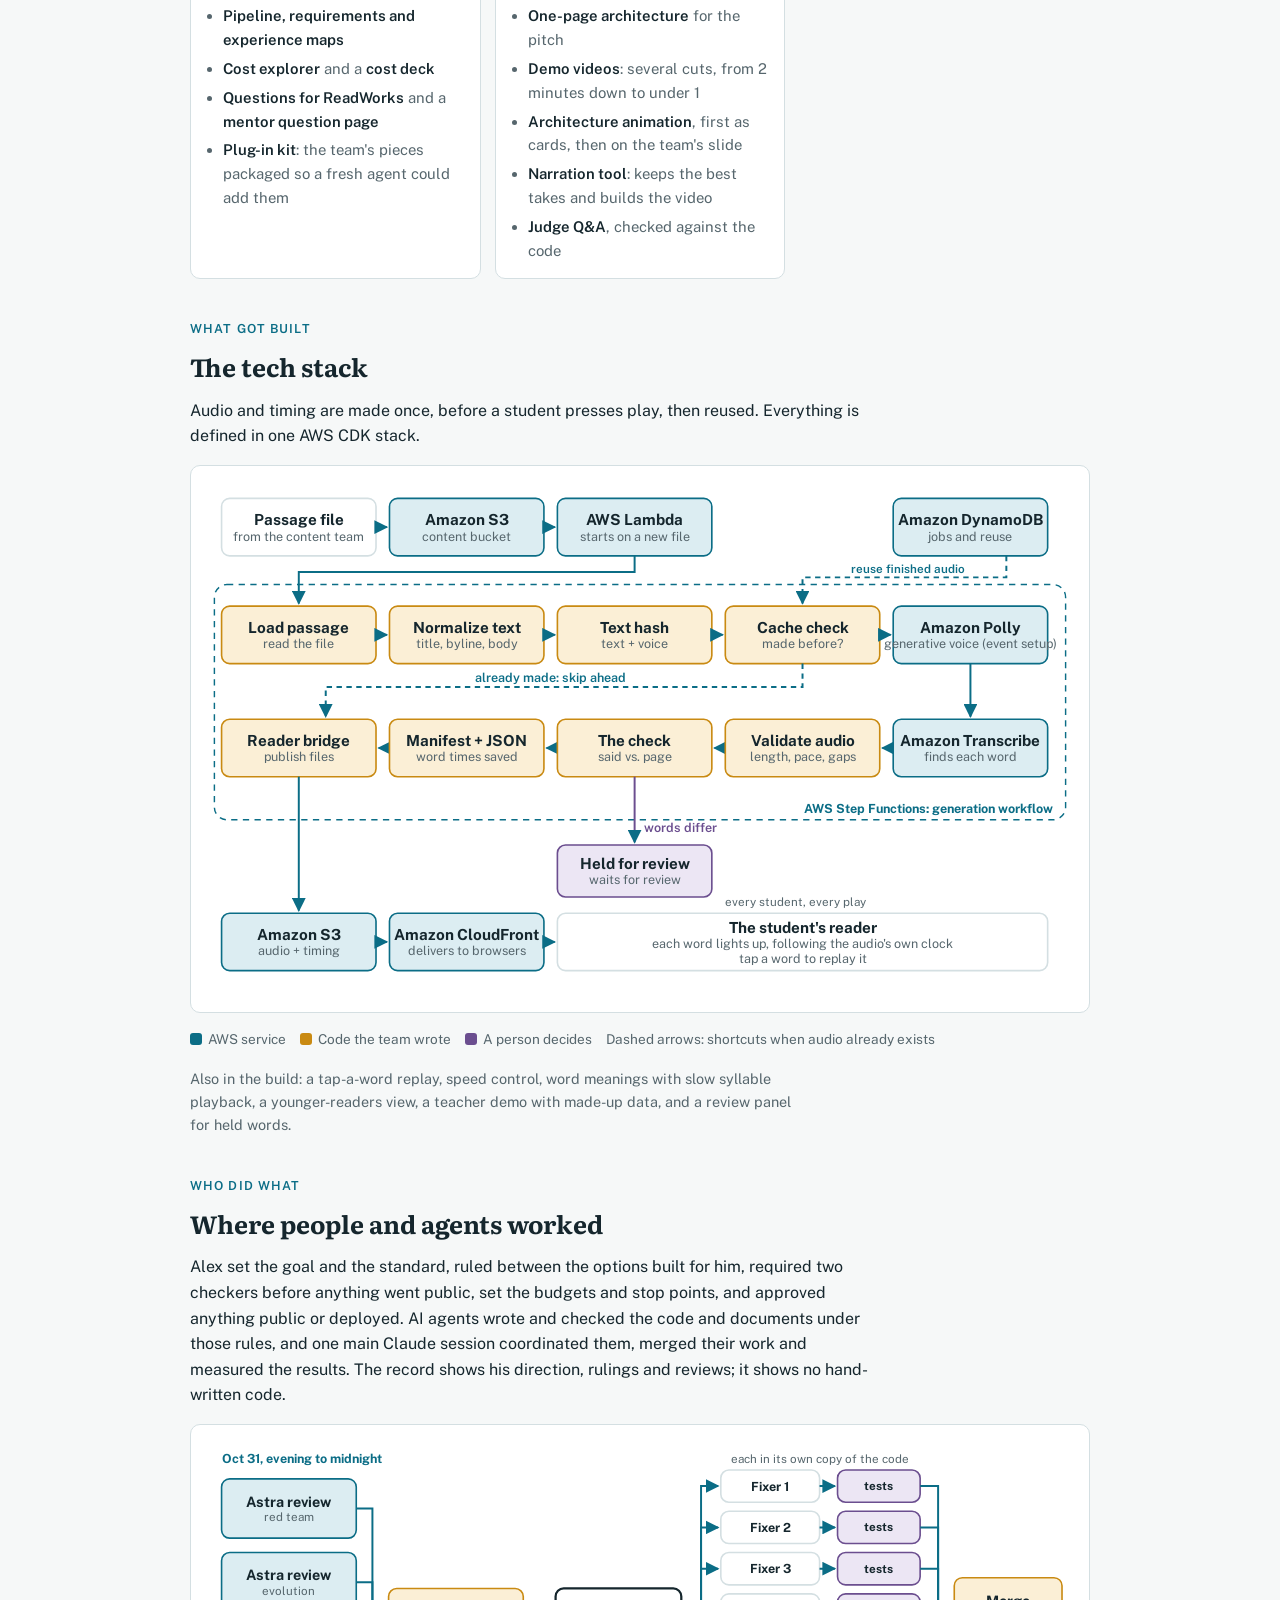
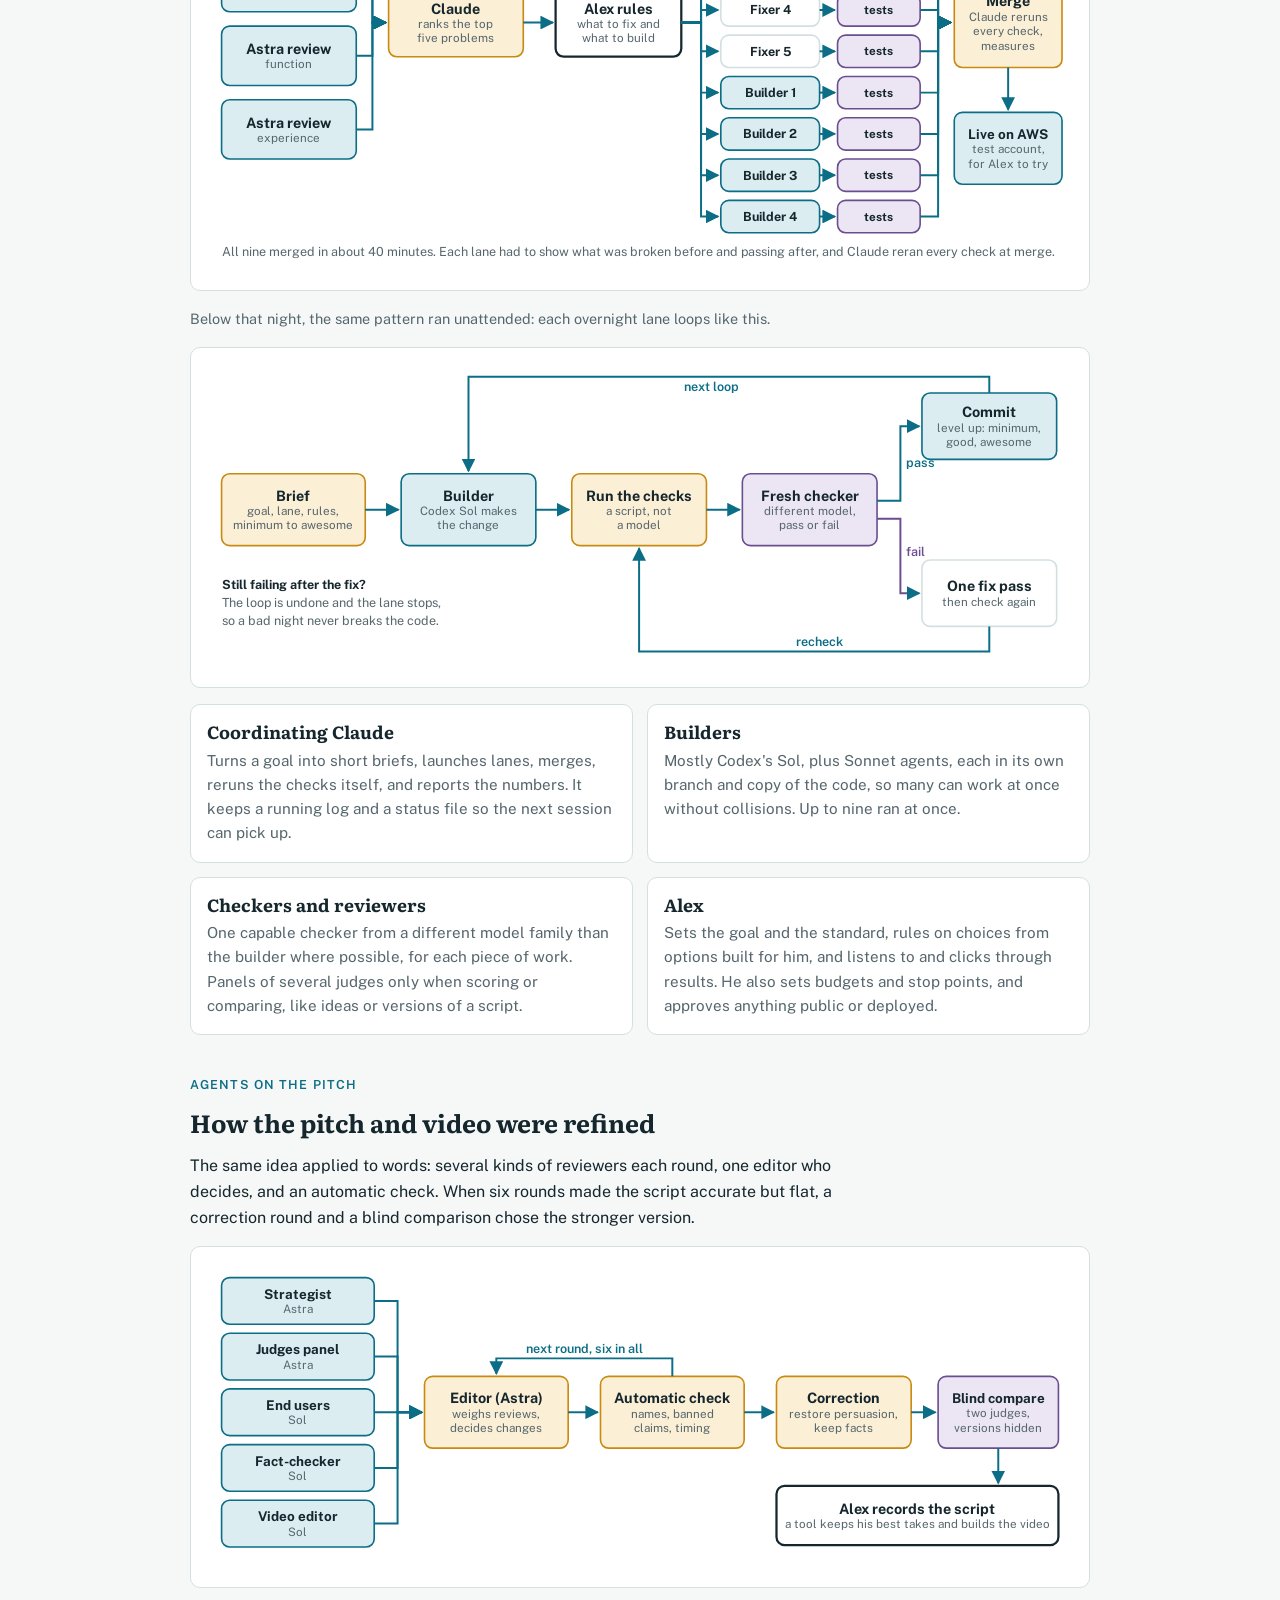
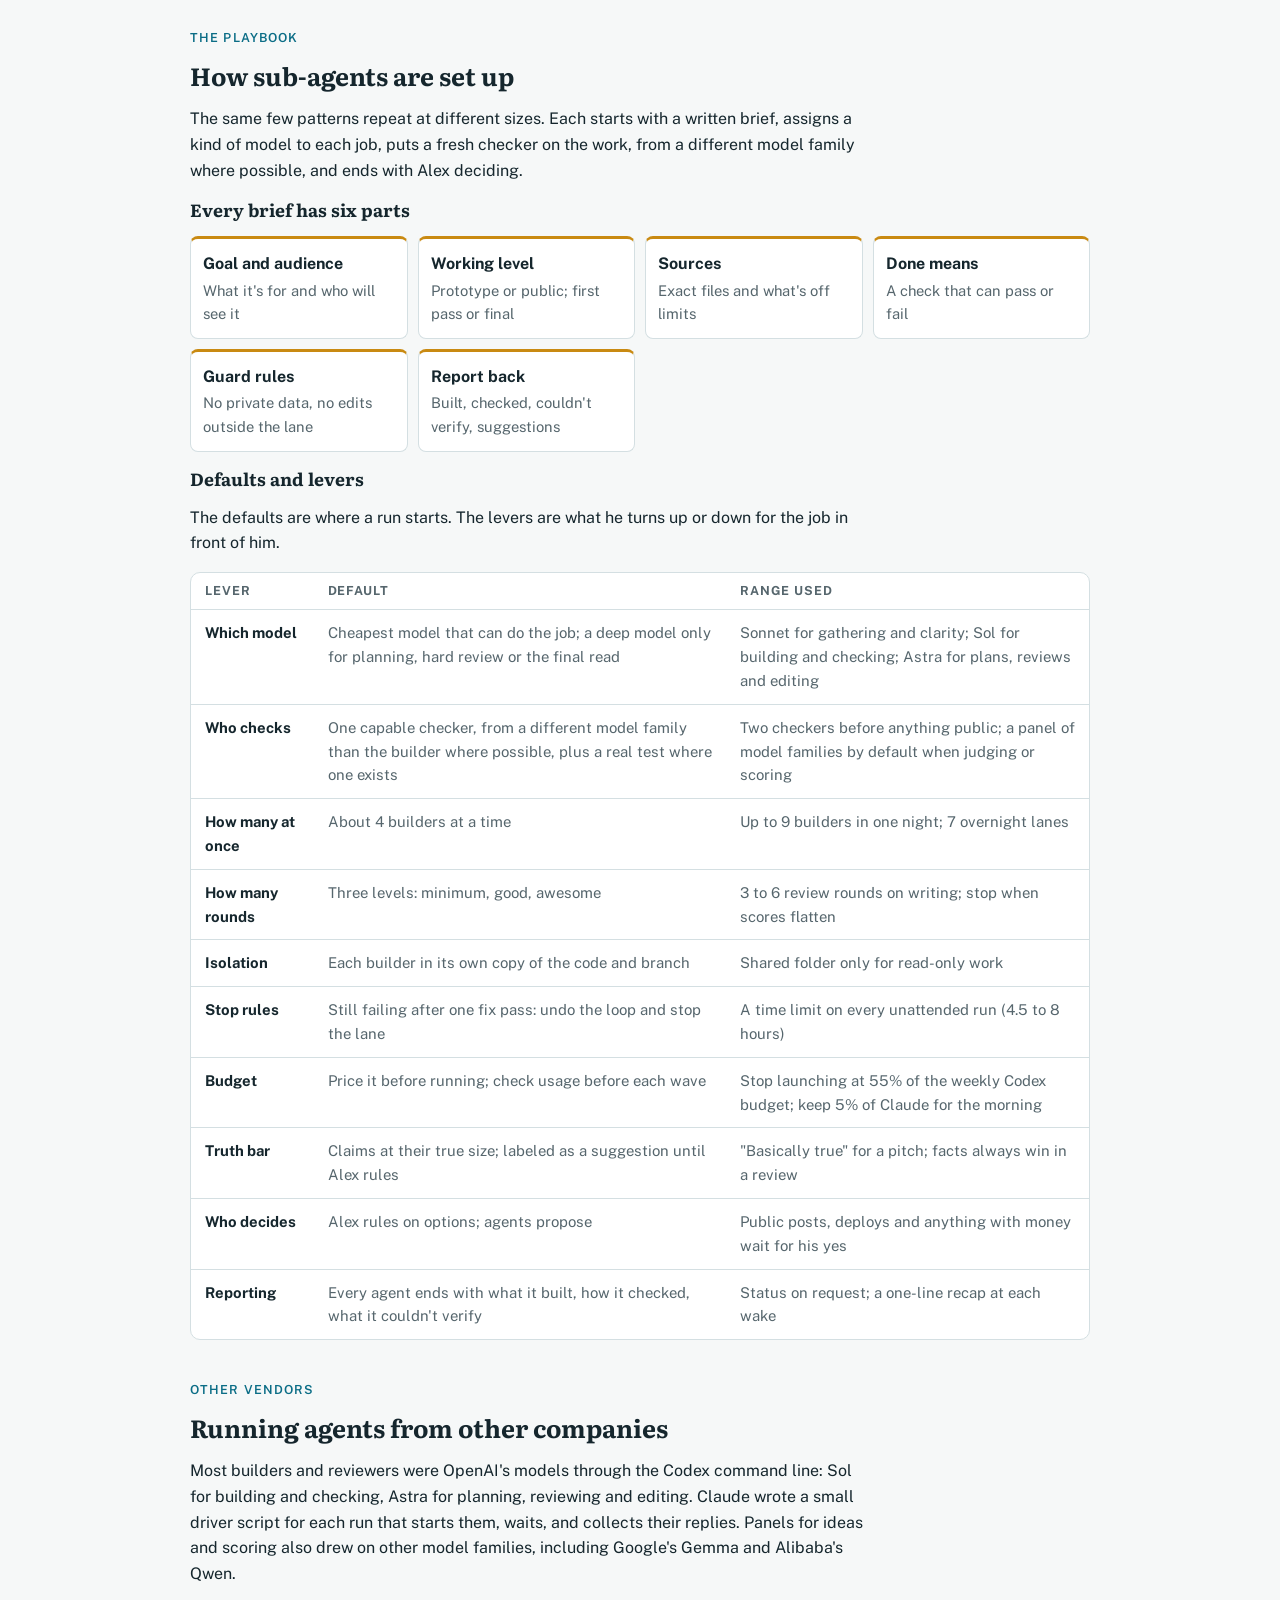
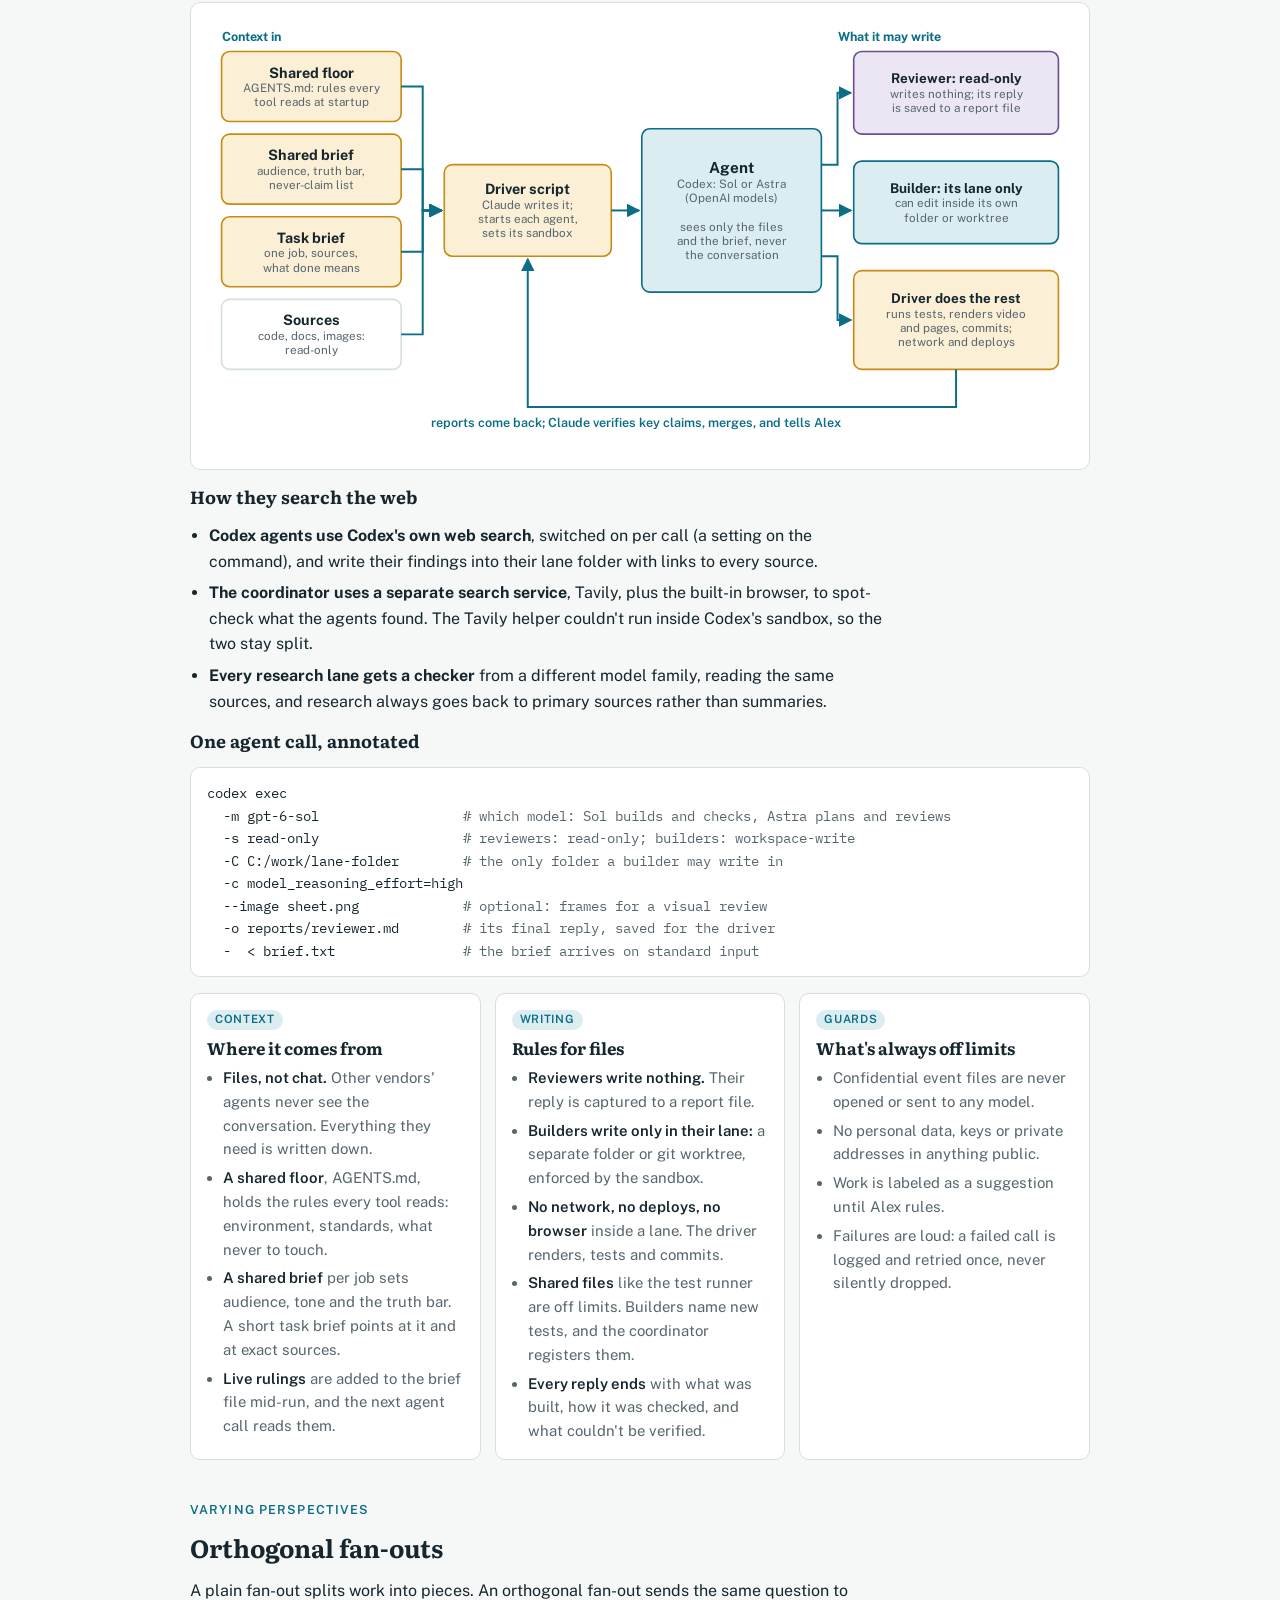
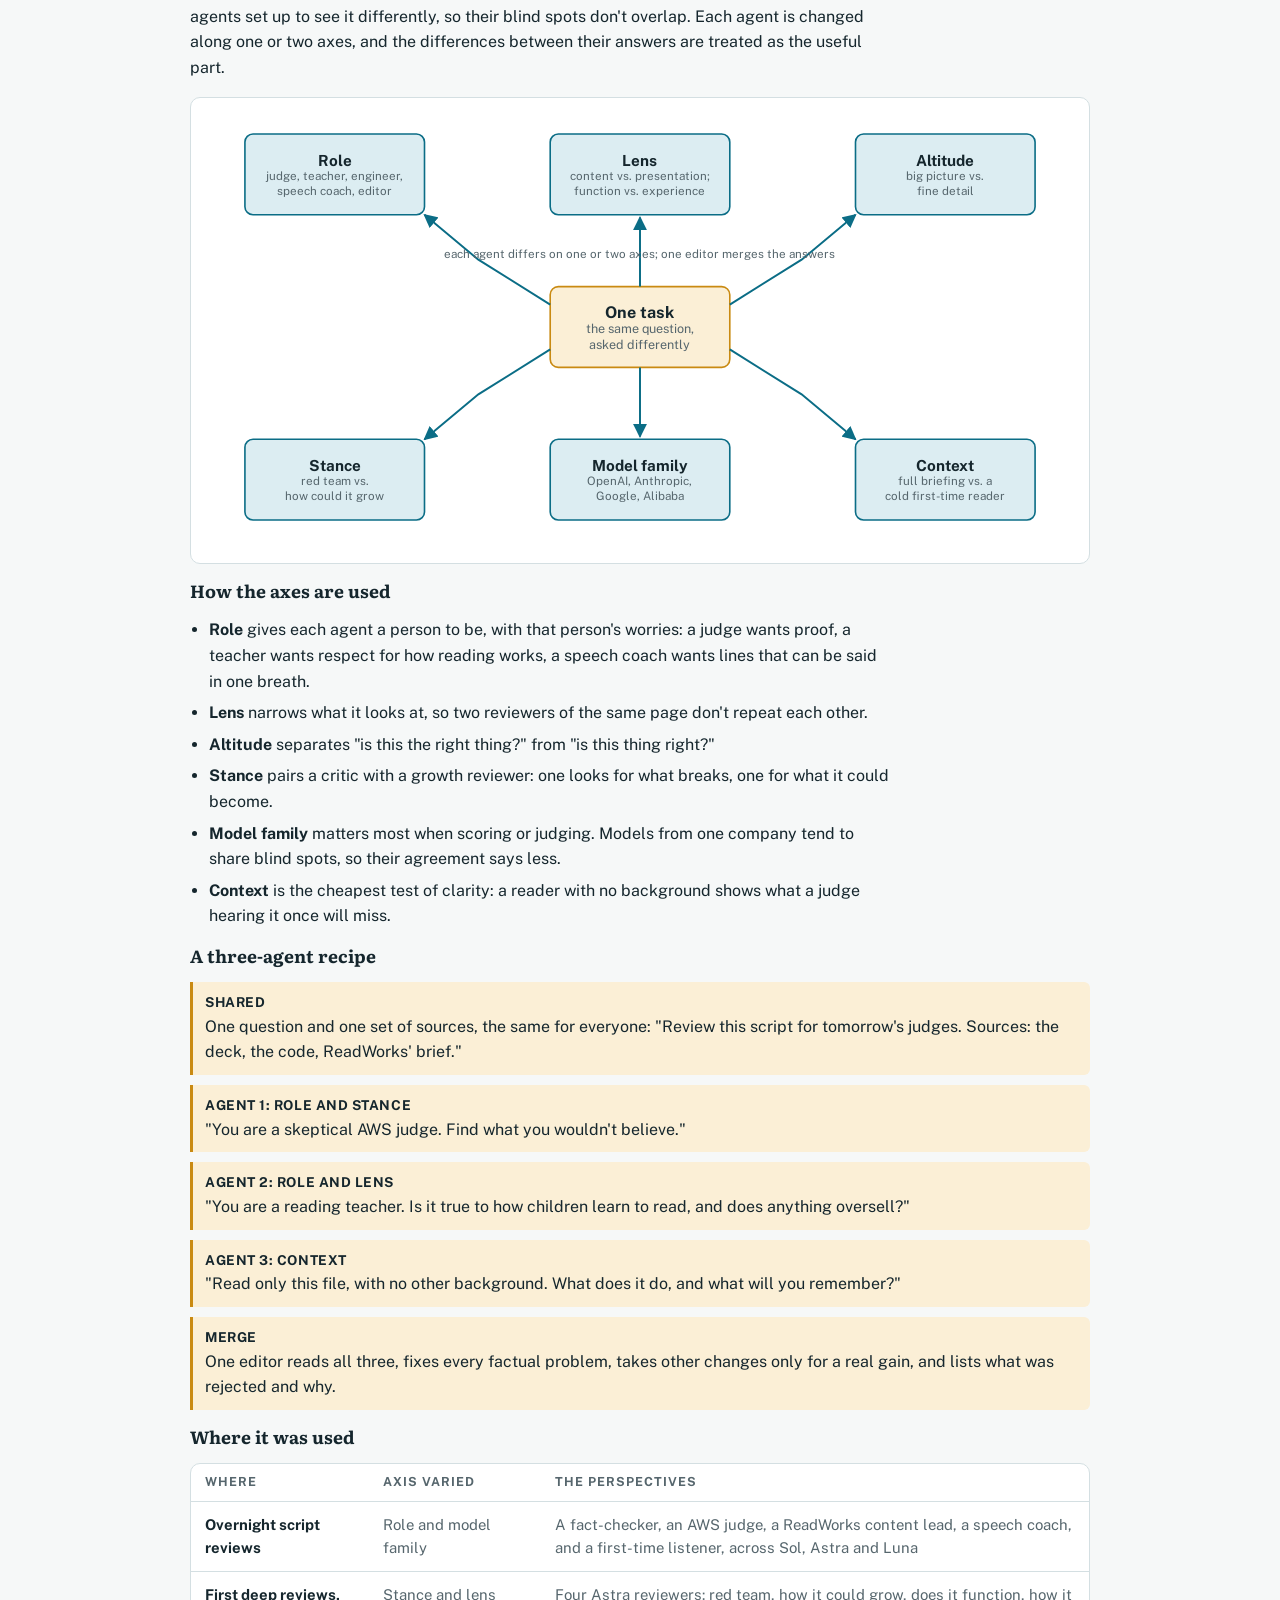
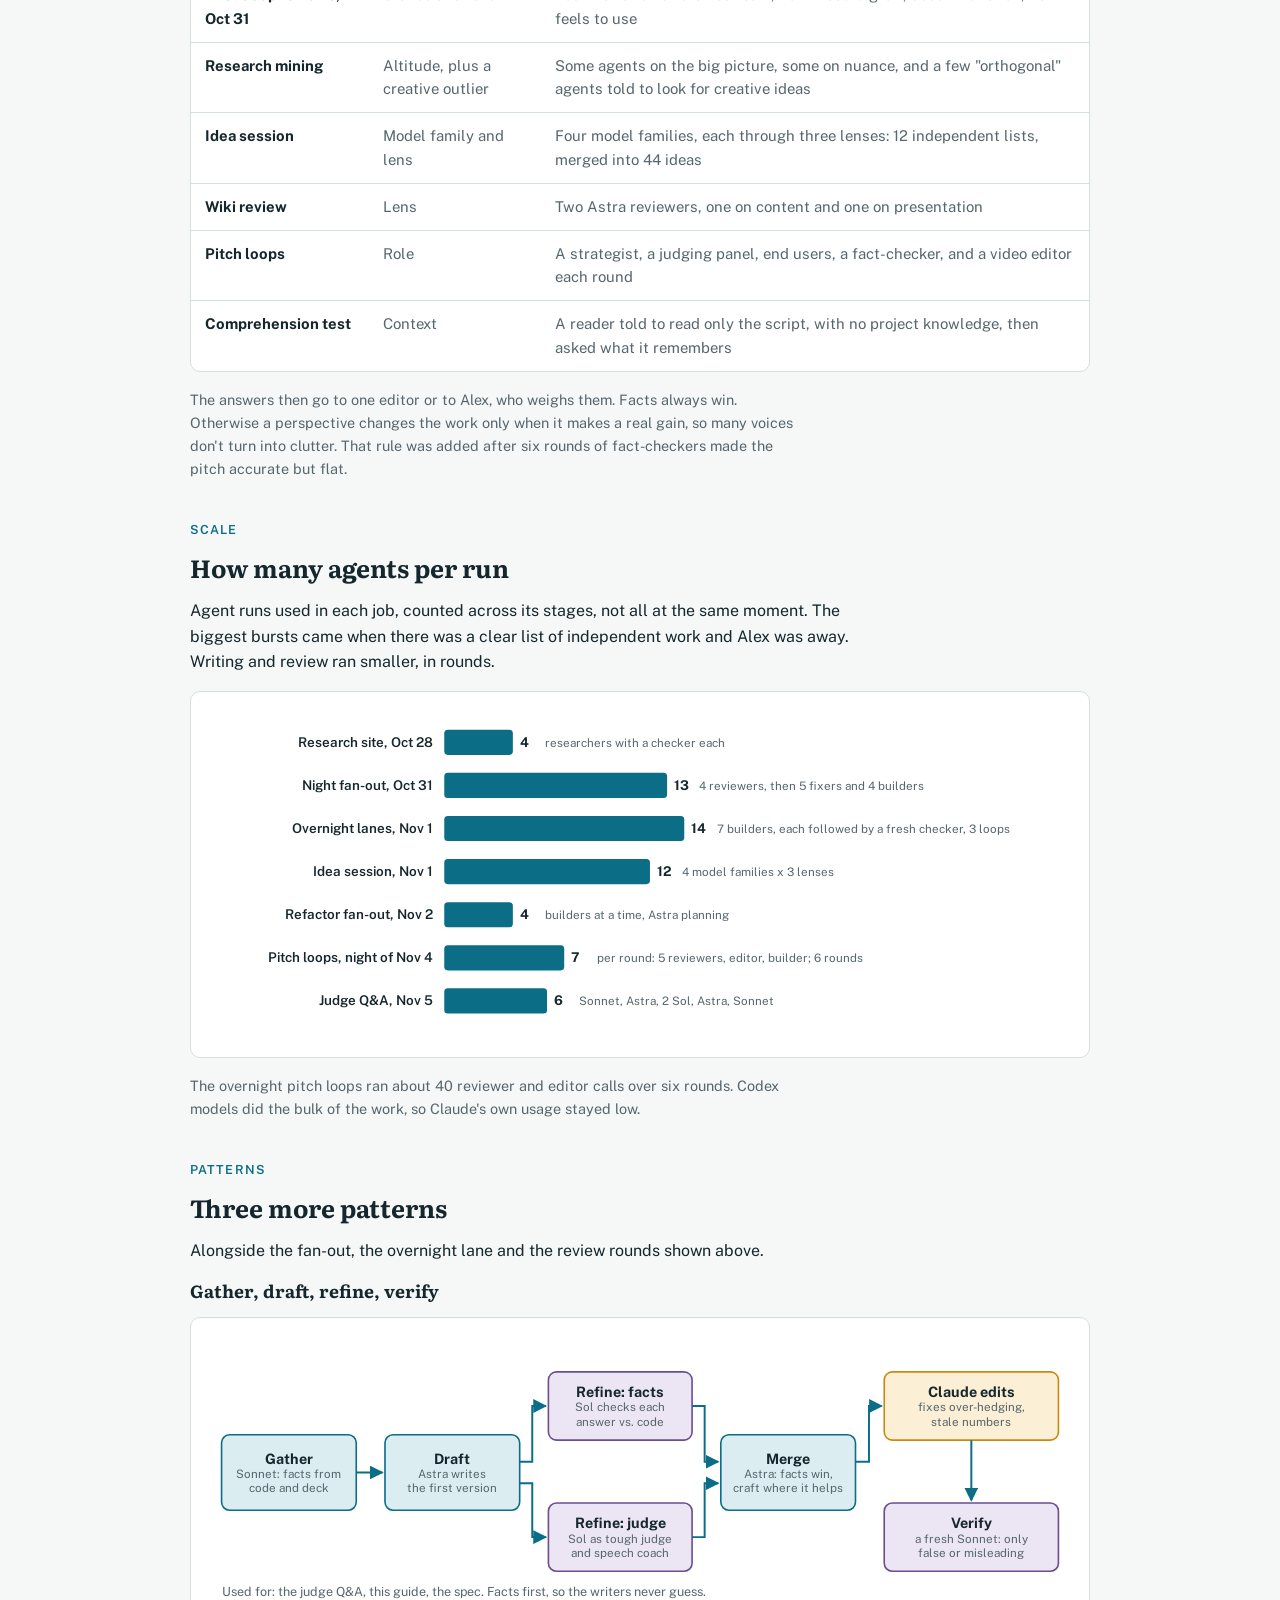
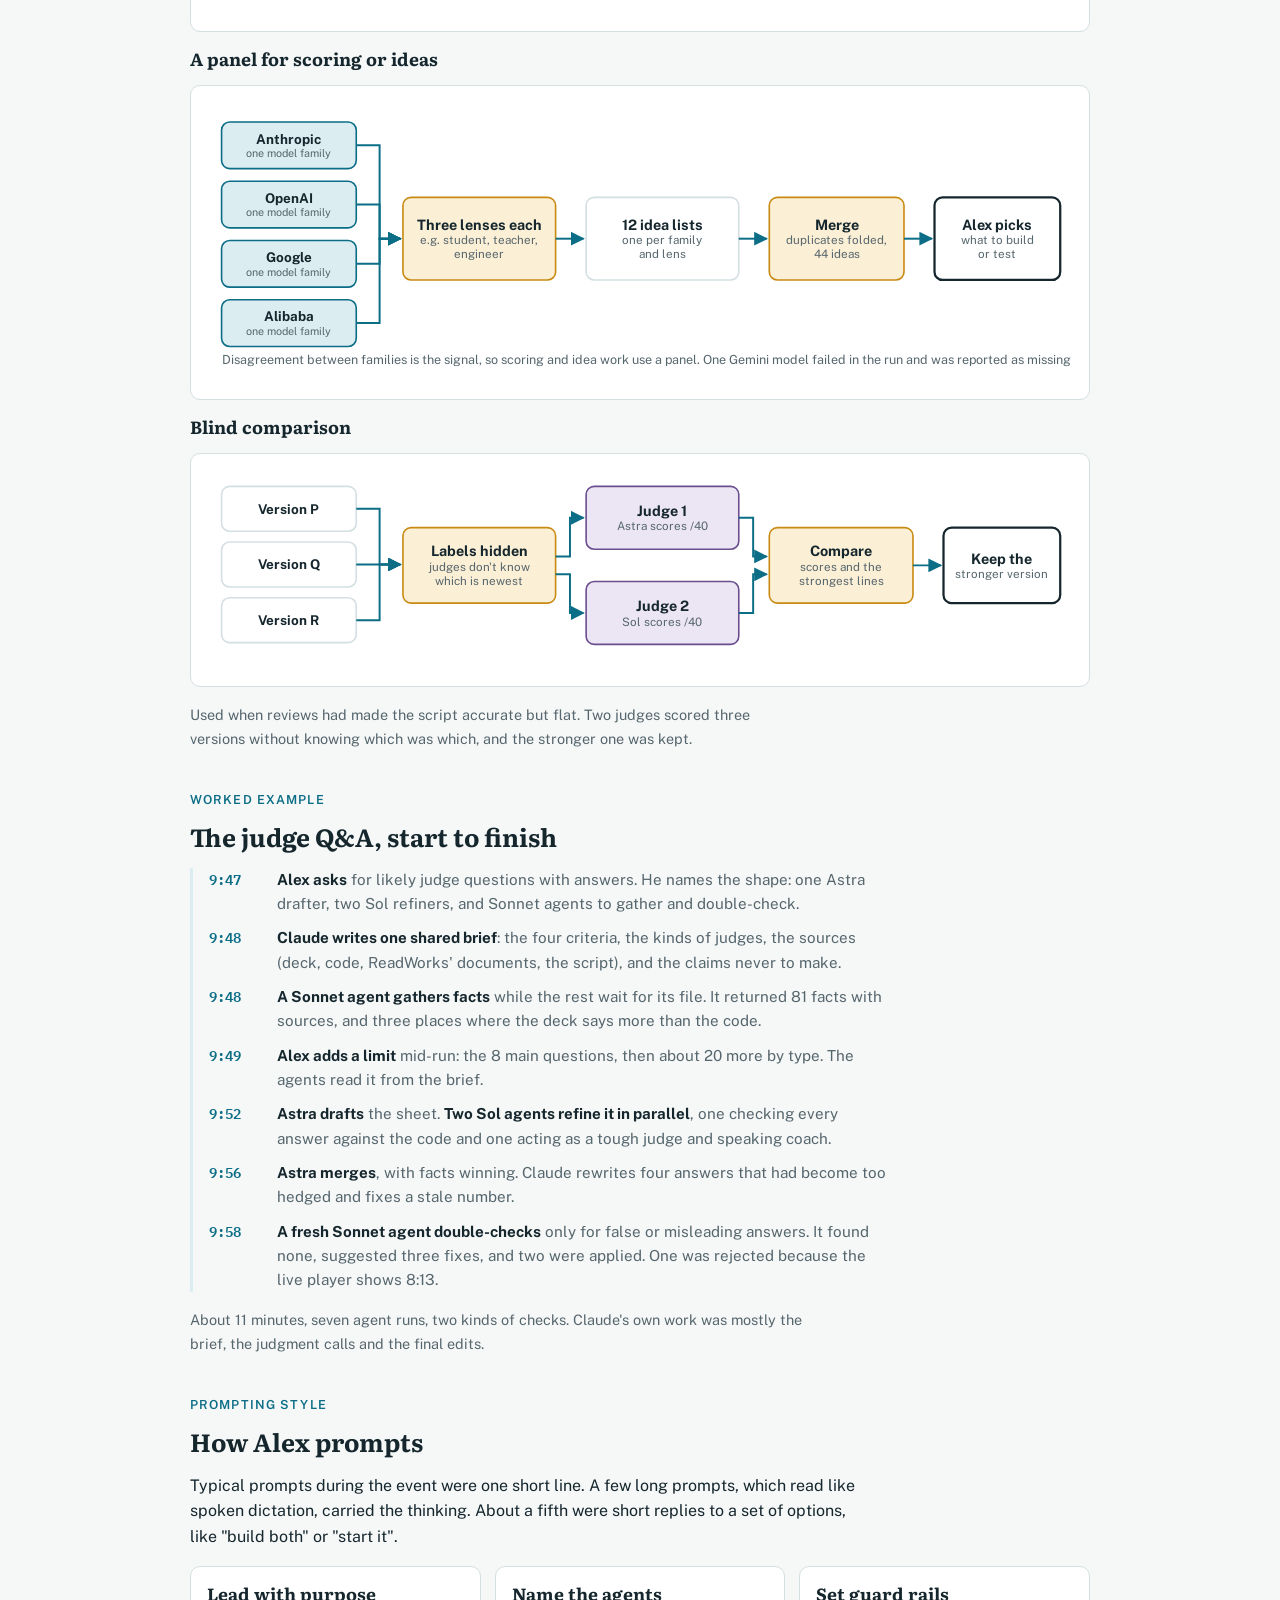
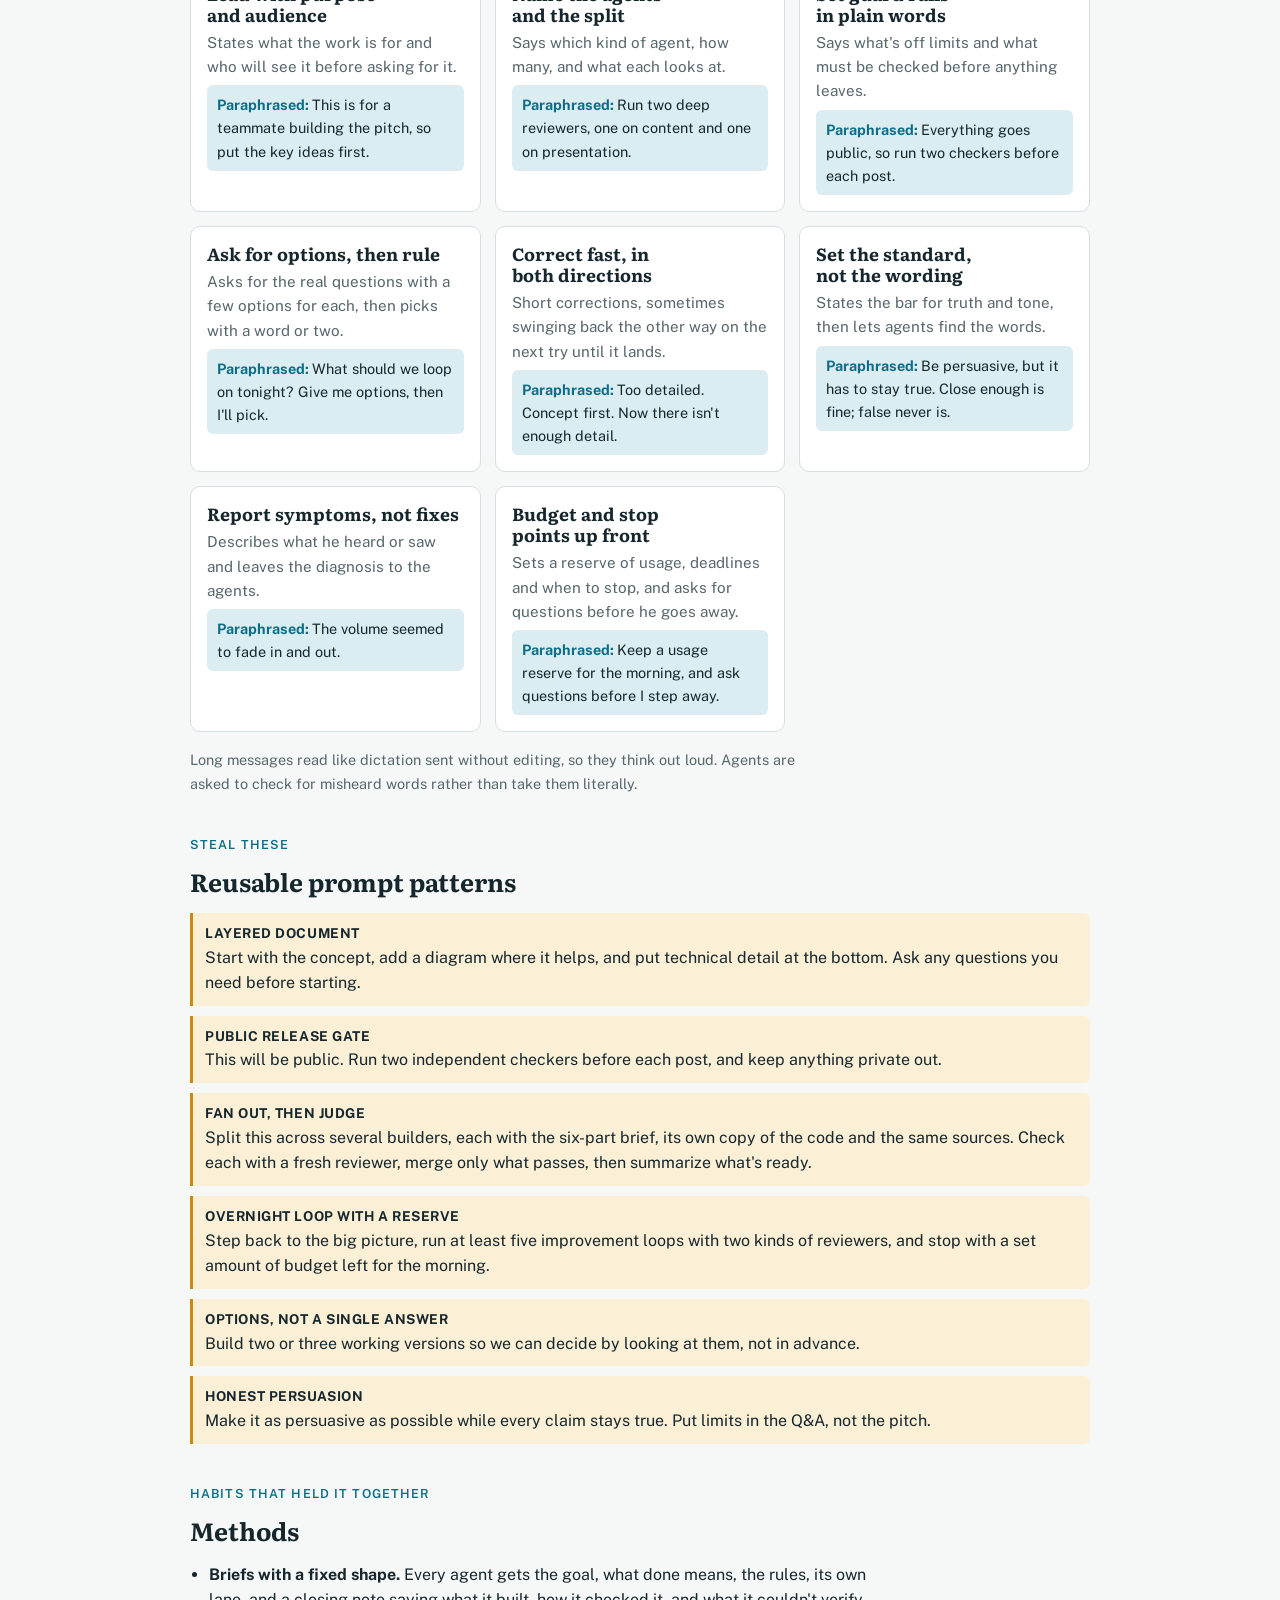
<file: projects/sound-along/index.html>
<!doctype html>
<html lang="en">
<head>
<meta charset="utf-8">
<meta name="viewport" content="width=device-width, initial-scale=1">
<title>Building Sound Along</title>
<meta name="description" content="How the Sound Along read-along prototype was built with AI agents: who did what, how the work was checked, and the prompting habits behind it.">
<link rel="stylesheet" href="https://fonts.googleapis.com/css2?family=Literata:opsz,wght@7..72,500;7..72,700&family=Public+Sans:wght@400;600;700&family=IBM+Plex+Mono:wght@400;500&display=swap">
<style>html{box-sizing:border-box}body{margin:0;padding:0}img{max-width:100%}[hidden]{display:none!important}</style>
<style>
/* Layout: one reading column with wide figures; plain sections, diagrams in bordered panels. */
:root{
  --bg:#f6f8f8; --panel:#ffffff; --ink:#15262d; --muted:#56666d; --line:#d4dfe2;
  --teal:#0b6d86; --teal-soft:#dcedf2; --gold:#c98a12; --gold-soft:#fbefd6; --plum:#6b4e8f; --plum-soft:#ece6f4;
  --display:"Literata",Georgia,"Times New Roman",serif; --body:"Public Sans",system-ui,-apple-system,"Segoe UI",sans-serif; --mono:"IBM Plex Mono",ui-monospace,Consolas,monospace;
}
@media (prefers-color-scheme: dark){:root:not([data-theme="light"]){
  --bg:#0f1a1e; --panel:#15242a; --ink:#e4eef0; --muted:#9db0b6; --line:#2a3d44;
  --teal:#5cc0d8; --teal-soft:#16343d; --gold:#e8b34a; --gold-soft:#3a2f17; --plum:#b9a1dc; --plum-soft:#2c2338; color-scheme:dark}}
:root[data-theme="dark"]{
  --bg:#0f1a1e; --panel:#15242a; --ink:#e4eef0; --muted:#9db0b6; --line:#2a3d44;
  --teal:#5cc0d8; --teal-soft:#16343d; --gold:#e8b34a; --gold-soft:#3a2f17; --plum:#b9a1dc; --plum-soft:#2c2338; color-scheme:dark}
body{background:var(--bg);color:var(--ink);font:16px/1.6 var(--body);margin:0}
.wrap{max-width:900px;margin:0 auto;padding-block:40px 64px;padding-left:max(16px,env(safe-area-inset-left,0px));padding-right:max(16px,env(safe-area-inset-right,0px));display:grid;gap:44px}
h1,h2,h3{font-family:var(--display);text-wrap:balance;line-height:1.2;margin:0}
h1{font-size:clamp(2rem,5vw,2.9rem);font-weight:700}
h2{font-size:1.55rem;font-weight:700}
h3{font-size:1.1rem;font-weight:700}
p{margin:0;max-width:68ch}
.eyebrow{font:600 .78rem/1 var(--body);letter-spacing:.09em;text-transform:uppercase;color:var(--teal)}
section{display:grid;gap:16px;min-width:0}
.lede{font-size:1.12rem;color:var(--ink)}
.note{font-size:.9rem;color:var(--muted)}
.stats{display:grid;grid-template-columns:repeat(auto-fit,minmax(150px,1fr));gap:12px}
.stat{border-top:3px solid var(--teal);padding-top:10px}
.stat b{display:block;font:700 1.7rem/1.1 var(--display);font-variant-numeric:tabular-nums}
.stat span{font-size:.88rem;color:var(--muted)}
.figure{padding:12px}
.code{background:var(--panel);border:1px solid var(--line);border-radius:10px;padding:14px 16px;overflow-x:auto;font:400 .88rem/1.6 var(--mono);color:var(--ink);margin:0}
.code span{color:var(--muted)}

.levers{width:100%;border-collapse:collapse;font-size:.93rem;min-width:640px}
.levers th{text-align:left;font:700 .78rem/1 var(--body);letter-spacing:.08em;text-transform:uppercase;color:var(--muted);padding:12px 14px;border-bottom:1px solid var(--line)}
.levers td{padding:11px 14px;border-bottom:1px solid var(--line);vertical-align:top;color:var(--muted)}
.levers td b{color:var(--ink)}
.levers tr:last-child td{border-bottom:0}
.brief{display:grid;grid-template-columns:repeat(auto-fit,minmax(min(100%,200px),1fr));gap:10px}
.brief div{background:var(--panel);border:1px solid var(--line);border-top:3px solid var(--gold);border-radius:8px;padding:12px;font-size:.92rem;color:var(--muted)}
.brief b{display:block;color:var(--ink);font-size:1rem;margin-bottom:2px}
.timeline{display:grid;gap:10px;border-left:3px solid var(--teal-soft);padding-left:16px}
.timeline div{display:grid;grid-template-columns:56px 1fr;gap:12px}
.timeline time{font:600 .9rem/1.5 var(--mono);color:var(--teal)}
.timeline p{font-size:.95rem;color:var(--muted)}
.timeline p b{color:var(--ink)}

.xgrid{display:grid;grid-template-columns:repeat(auto-fit,minmax(min(100%,270px),1fr));gap:14px}
.xcard{background:var(--panel);border:1px solid var(--line);border-radius:10px;padding:16px;display:grid;gap:8px;align-content:start;min-width:0}
.xcard h3{font-size:1.05rem}
.xcard ul{gap:5px;font-size:.93rem;color:var(--muted);padding-left:1.1em}
.xcard li b{color:var(--ink);font-weight:600}
.tag{justify-self:start;font:600 .72rem/1 var(--body);letter-spacing:.06em;text-transform:uppercase;padding:4px 8px;border-radius:99px;background:var(--teal-soft);color:var(--teal)}

.panel{background:var(--panel);border:1px solid var(--line);border-radius:10px;padding:18px;overflow-x:auto;min-width:0}
.phases{display:grid;gap:12px;counter-reset:ph}
.phase{display:grid;grid-template-columns:112px 1fr;gap:14px;align-items:start}
.phase time{font:500 .85rem/1.5 var(--mono);color:var(--teal);padding-top:2px}
.phase div{min-width:0}
.phase p{color:var(--muted);font-size:.95rem}
.grid2{display:grid;grid-template-columns:repeat(auto-fit,minmax(260px,1fr));gap:14px}
.card{background:var(--panel);border:1px solid var(--line);border-radius:10px;padding:16px;display:grid;gap:6px;align-content:start;min-width:0}
.card p{font-size:.95rem;color:var(--muted)}
.ex{font-size:.9rem;color:var(--ink);background:var(--teal-soft);border-radius:6px;padding:8px 10px}
.ex::before{content:"Paraphrased: ";font-weight:700;color:var(--teal)}
.tpl{display:grid;gap:10px}
.tpl div{border-left:3px solid var(--gold);background:var(--gold-soft);padding:10px 12px;border-radius:0 6px 6px 0}
.tpl b{display:block;font-size:.85rem;letter-spacing:.04em;text-transform:uppercase;color:var(--ink)}
ul{margin:0;padding-left:1.2em;display:grid;gap:6px;max-width:68ch}
.legend{display:flex;flex-wrap:wrap;gap:14px;font-size:.85rem;color:var(--muted)}
.legend i{display:inline-block;width:12px;height:12px;border-radius:3px;margin-right:6px;vertical-align:-1px}
svg text{font-family:var(--body)}
pre.mermaid{margin:0;background:transparent;font-family:var(--body)}
a{color:var(--teal)}
.dia{display:grid;gap:14px}
.tier{display:grid;gap:8px}
.tier>.lab{font:700 .8rem/1 var(--body);letter-spacing:.08em;text-transform:uppercase;color:var(--muted)}
.flow{display:flex;flex-wrap:wrap;align-items:stretch;gap:8px}
.node{background:var(--panel);border:1.5px solid var(--line);border-radius:10px;padding:10px 14px;display:grid;gap:2px;align-content:center;min-width:0;flex:1 1 150px}
.node b{font:700 1.02rem/1.25 var(--body)}
.node span{font-size:.9rem;line-height:1.35;color:var(--muted)}
.node.aws{border-color:var(--teal);background:var(--teal-soft)}
.node.us{border-color:var(--gold);background:var(--gold-soft)}
.node.hold{border-color:var(--plum);background:var(--plum-soft)}
.node.person{border-color:var(--ink);border-width:2px}
.arr{align-self:center;color:var(--teal);font:700 1.5rem/1 var(--body);flex:0 0 auto}
.down{justify-self:center;color:var(--teal);font:700 1.1rem/1.2 var(--body);text-align:center}
.down small{display:block;font:500 .85rem/1.3 var(--body);color:var(--muted)}
.split{display:grid;grid-template-columns:repeat(auto-fit,minmax(220px,1fr));gap:8px}
.side{border-left:3px solid var(--teal);padding:6px 12px;font-size:.95rem;color:var(--muted)}
.steps{display:grid;grid-template-columns:repeat(auto-fit,minmax(150px,1fr));gap:10px;counter-reset:st}
.step{counter-increment:st;background:var(--panel);border:1.5px solid var(--line);border-radius:10px;padding:12px 14px;display:grid;gap:4px}
.step::before{content:counter(st);font:700 1.3rem/1 var(--display);color:var(--teal)}
.step b{font:700 1.02rem/1.25 var(--body)}
.step span{font-size:.9rem;color:var(--muted);line-height:1.35}
.step.rule{border-color:var(--gold);background:var(--gold-soft)}
@media (max-width:560px){.arr{transform:rotate(90deg);flex-basis:100%;text-align:center}}

@media (max-width:520px){.phase{grid-template-columns:1fr;gap:2px}}
@media (prefers-reduced-motion:reduce){*{animation:none!important;transition:none!important}}
</style>
</head>
<body>
<main class="wrap">
<header style="display:grid;gap:14px">
  <span class="eyebrow">AWS Breaking Barriers 2026 · Team 51 · for ReadWorks</span>
  <h1>Building Sound Along</h1>
  <p class="lede">How the prototype went from a research question to a working read-along in about a week: who did what, where AI agents came in, and the prompting habits that kept many agents pointed the same way.</p>
  <p><b>If you have two minutes:</b> read <a href="#who">Where people and agents worked</a>, then the <a href="#levers">levers table</a> under How sub-agents are set up, then <a href="#lessons">Lessons from the record</a>.</p>
  <p class="note">Put together from the project's own records: its commit history, build logs, briefs and review notes, the team board, the claude.ai review pages, and the prompts typed during the event. The earliest desktop sessions weren't saved, so that part comes from the files they left behind. Examples are paraphrased, and private details are left out.</p>
</header>

<section>
  <div class="stats">
    <div class="stat"><b>~9 days</b><span>from first research to the pitch</span></div>
    <div class="stat"><b>580</b><span>commits: 528 in the prototype, 52 in the team repo with teammates</span></div>
    <div class="stat"><b>388</b><span>commits in one day, mostly from agents working overnight</span></div>
    <div class="stat"><b>~96</b><span>characters in a typical prompt during the event</span></div>
  </div>
</section>

<section>
  <span class="eyebrow">The shape of the work</span>
  <h2>Commits by day</h2>
  <p>Most code arrived in bursts when many agents ran in parallel, while Alex was reviewing, deciding, or asleep. The event days themselves were lighter on code and heavier on the spec, video and pitch.</p>
  <div class="panel">
    <svg viewBox="0 0 640 250" width="100%" role="img" aria-label="Commits by day: Oct 31, 39; Nov 1, 388; Nov 2, 66; Nov 3, 13; Nov 4, 74; Nov 5, 1">
      <g stroke="var(--line)" stroke-width="1">
        <line x1="60" y1="200" x2="620" y2="200"/>
        <line x1="60" y1="153.6" x2="620" y2="153.6" stroke-dasharray="3 4"/>
        <line x1="60" y1="107.2" x2="620" y2="107.2" stroke-dasharray="3 4"/>
        <line x1="60" y1="60.8" x2="620" y2="60.8" stroke-dasharray="3 4"/>
      </g>
      <g fill="var(--muted)" font-size="12" text-anchor="end">
        <text x="52" y="204">0</text><text x="52" y="157.6">100</text><text x="52" y="111.2">200</text><text x="52" y="64.8">300</text>
      </g>
      <g font-size="12" text-anchor="middle" fill="var(--muted)">
        <text x="105" y="222">Oct 31</text><text x="195" y="222">Nov 1</text><text x="285" y="222">Nov 2</text><text x="375" y="222">Nov 3</text><text x="465" y="222">Nov 4</text><text x="555" y="222">Nov 5</text>
      </g>
      <g>
        <rect x="80" y="181.9" width="50" height="18.1" fill="var(--teal)" rx="3"/>
        <rect x="170" y="20" width="50" height="180" fill="var(--teal)" rx="3"/>
        <rect x="260" y="169.4" width="50" height="30.6" fill="var(--teal)" rx="3"/>
        <rect x="350" y="194.4" width="50" height="5.6" fill="var(--gold)" rx="2"/>
        <rect x="440" y="189.8" width="50" height="10.2" fill="var(--gold)" rx="2"/>
        <rect x="440" y="165.7" width="50" height="24.1" fill="var(--plum)" rx="0"/>
        <rect x="530" y="199.5" width="50" height="0.5" fill="var(--gold)"/>
      </g>
      <g font-size="12" font-weight="700" fill="var(--ink)" text-anchor="middle">
        <text x="105" y="176">39</text><text x="195" y="15">388</text><text x="285" y="164">66</text><text x="375" y="189">13</text><text x="465" y="160">74</text><text x="555" y="194">1</text>
      </g>
      <text x="60" y="244" font-size="11" fill="var(--muted)">Before Oct 31, work was research and planning, kept as documents rather than commits.</text>
    </svg>
    <div class="legend" style="margin-top:8px"><span><i style="background:var(--teal)"></i>Prototype, on the desktop</span><span><i style="background:var(--gold)"></i>Prototype, at the event</span><span><i style="background:var(--plum)"></i>Team repo, at the event</span></div>
  </div>
</section>

<section>
  <span class="eyebrow">Timeline</span>
  <h2>From research to pitch</h2>
  <div class="phases">
    <div class="phase"><time>Oct 28</time><div><h3>Research first</h3><p>One session wrote a self-contained work order for a research thread: the goal, what "done" means, rules for sources, and a checker from a different model family on every lane. It came back as a researched prep website.</p></div></div>
    <div class="phase"><time>Oct 31 day</time><div><h3>Prove the hard part</h3><p>A quick test proved word timing works on both ReadWorks' human recordings and the generated voice. A rough spec, a first AWS pipeline running by mid-afternoon, voice research, and a gap analysis against ReadWorks' two briefs followed.</p></div></div>
    <div class="phase"><time>Oct 31 night</time><div><h3>Review, rule, fan out</h3><p>Four deep reviews ranked the biggest problems. Alex made rulings, then nine agents worked in parallel, five fixing and four building, each in its own copy of the code. All nine were merged within about 40 minutes.</p></div></div>
    <div class="phase"><time>Nov 1 overnight</time><div><h3>Builder and checker lanes</h3><p>Seven lanes each paired a builder agent with a fresh checker, looping from "minimum" to "good" to "awesome". Audits, a second round of reviews, five visual looks, and a 12-list idea session drawing on four AI companies followed.</p></div></div>
    <div class="phase"><time>Nov 1 day</time><div><h3>Move it onto AWS</h3><p>Lanes proved which parts run on AWS. The setup was rehearsed twice from nothing, taking about ten minutes to the first passage. A review panel for held words, a cost explorer and a cost deck were built.</p></div></div>
    <div class="phase"><time>Nov 2</time><div><h3>Plan the team's days</h3><p>A team board went up with finish lines, a milestone plan and a freeze before the demo. In the afternoon, up to four builders at a time simplified the system, with a deep reviewer planning and judging. A volunteer-audio lane followed.</p></div></div>
    <div class="phase"><time>Nov 3 to 5</time><div><h3>Build with the team, then present</h3><p>The team's code went into a public repo, with Alex requiring two checkers before each public post. A 50-page spec and wiki, an architecture talk, and a narrated demo video followed. Overnight review loops shaped the pitch, and a Q&amp;A sheet was checked against the code.</p></div></div>
  </div>
</section>

<section>
  <span class="eyebrow">Everything that got tried</span>
  <h2>Experiments and demos</h2>
  <p>Many were built as working options to look at and choose from, not as final features. Most were made by agents from Alex's briefs; the choices between them were his and the team's.</p>
  <div class="xgrid">
    <div class="xcard"><span class="tag">Oct 28 to 31</span><h3>Research and proof</h3><ul>
      <li><b>Researched prep site</b>: a multi-page, double-checked briefing built overnight</li>
      <li><b>Word-timing spike</b>: proved timing works on human recordings and the generated voice</li>
      <li><b>Voice research</b>: which voice settings change how natural it sounds</li>
      <li><b>ReadWorks site study</b>: how their reader and audio work today</li>
      <li><b>Gap analysis</b>: the build against ReadWorks' two briefs</li>
    </ul></div>
    <div class="xcard"><span class="tag">Measured</span><h3>Improvement loops</h3><ul>
      <li><b>Pronunciation misses</b>: from 2.7% to 0.8% of generated words, double-checked by a second listener</li>
      <li><b>Kid definitions</b>: from 59% to 81% passing a quality check</li>
      <li><b>Accessibility and keyboard</b> audits of the kid view</li>
      <li><b>Calmer start and end</b>, review states, and check coverage</li>
      <li><b>Audio cleanup</b>: a level and noise chain tested on 14 volunteer recordings</li>
    </ul></div>
    <div class="xcard"><span class="tag">Nov 1</span><h3>AWS lab</h3><ul>
      <li><b>Cutover</b>: moving each part onto AWS</li>
      <li><b>Voices</b>: four Polly engines compared on real passages</li>
      <li><b>Rehearsal</b>: a from-nothing setup, about 10 minutes to a first passage</li>
      <li><b>Passage API</b>, <b>Bedrock</b> trials, <b>ops</b> checks and a <b>site build</b></li>
      <li><b>Pronunciation</b> fixes and the <b>check that holds mismatches</b></li>
    </ul></div>
    <div class="xcard"><span class="tag">Labs</span><h3>Reader experiments</h3><ul>
      <li><b>Highlight lab</b>: ways to follow along without distracting motion</li>
      <li><b>Narration lab</b> and <b>word explorer</b></li>
      <li><b>Reading buddies</b>: a character lab, including a buddy inside the reader</li>
      <li><b>Kid view</b>, <b>focus view</b>, <b>blind listening test</b>, <b>side-by-side compare</b>, and a <b>try your own text</b> page</li>
      <li><b>Word emphasis lab</b> and <b>slow syllable guides</b></li>
    </ul></div>
    <div class="xcard"><span class="tag">Options to choose from</span><h3>Design explorations</h3><ul>
      <li><b>Visual looks</b>: storybook, sound, sharpened, a palette match to ReadWorks, and a mix of the best</li>
      <li><b>Class demo variants</b>: start from the class, guided story, side by side</li>
      <li><b>Voice sampler</b>, <b>pronunciation tests</b>, and a sixty-one-word test set</li>
      <li><b>Review panel for held words</b>, in several versions</li>
      <li><b>Volunteer recording flow</b>, aiming for the fewest clicks</li>
    </ul></div>
    <div class="xcard"><span class="tag">Overnight lanes</span><h3>Built while away</h3><ul>
      <li><b>Seven lanes</b>: pipeline, word bank, Spanish, teacher view, kid access, listening, public repo</li>
      <li><b>Refactor fan-outs</b> to simplify the code, up to four builders at a time</li>
      <li><b>Idea session</b>: four AI companies, three lenses, 44 ideas merged</li>
      <li><b>Harder passages</b>: 22 long, higher-grade passages aligned and checked</li>
    </ul></div>
    <div class="xcard"><span class="tag">For the team</span><h3>Planning pages</h3><ul>
      <li><b>Team board</b> with finish lines, milestones and a freeze</li>
      <li><b>Pipeline, requirements and experience maps</b></li>
      <li><b>Cost explorer</b> and a <b>cost deck</b></li>
      <li><b>Questions for ReadWorks</b> and a <b>mentor question page</b></li>
      <li><b>Plug-in kit</b>: the team's pieces packaged so a fresh agent could add them</li>
    </ul></div>
    <div class="xcard"><span class="tag">Nov 4 to 5</span><h3>Presentation</h3><ul>
      <li><b>50-page spec and wiki</b>, with a map and drawn diagrams</li>
      <li><b>One-page architecture</b> for the pitch</li>
      <li><b>Demo videos</b>: several cuts, from 2 minutes down to under 1</li>
      <li><b>Architecture animation</b>, first as cards, then on the team's slide</li>
      <li><b>Narration tool</b>: keeps the best takes and builds the video</li>
      <li><b>Judge Q&amp;A</b>, checked against the code</li>
    </ul></div>
  </div>
</section>

<section>
  <span class="eyebrow">What got built</span>
  <h2>The tech stack</h2>
  <p>Audio and timing are made once, before a student presses play, then reused. Everything is defined in one AWS CDK stack.</p>
  <div class="panel figure"><svg viewBox="0 0 960 560" role="img" aria-label="Pipeline: a passage file goes to Amazon S3, AWS Lambda starts an AWS Step Functions workflow of ten steps, and the reader gets audio and timing through Amazon CloudFront." style="min-width:760px;width:100%"><defs><marker id="m1" viewBox="0 0 10 10" refX="9" refY="5" markerWidth="7" markerHeight="7" orient="auto-start-reverse"><path d="M0 0 L10 5 L0 10 z" fill="var(--teal)"/></marker></defs><rect x="14" y="16" width="172" height="64" rx="9" fill="var(--panel)" stroke="var(--line)" stroke-width="1.8"/><text x="100.0" y="46.0" text-anchor="middle" font-size="17" font-weight="700" fill="var(--ink)">Passage file</text><text x="100.0" y="63.0" text-anchor="middle" font-size="14" fill="var(--muted)">from the content team</text><rect x="201" y="16" width="172" height="64" rx="9" fill="var(--teal-soft)" stroke="var(--teal)" stroke-width="1.8"/><text x="287.0" y="46.0" text-anchor="middle" font-size="17" font-weight="700" fill="var(--ink)">Amazon S3</text><text x="287.0" y="63.0" text-anchor="middle" font-size="14" fill="var(--muted)">content bucket</text><rect x="388" y="16" width="172" height="64" rx="9" fill="var(--teal-soft)" stroke="var(--teal)" stroke-width="1.8"/><text x="474.0" y="46.0" text-anchor="middle" font-size="17" font-weight="700" fill="var(--ink)">AWS Lambda</text><text x="474.0" y="63.0" text-anchor="middle" font-size="14" fill="var(--muted)">starts on a new file</text><rect x="762" y="16" width="172" height="64" rx="9" fill="var(--teal-soft)" stroke="var(--teal)" stroke-width="1.8"/><text x="848.0" y="46.0" text-anchor="middle" font-size="17" font-weight="700" fill="var(--ink)">Amazon DynamoDB</text><text x="848.0" y="63.0" text-anchor="middle" font-size="14" fill="var(--muted)">jobs and reuse</text><path d="M186 48 L198 48" fill="none" stroke="var(--teal)" stroke-width="2.2" marker-end="url(#m1)"/><path d="M373 48 L385 48" fill="none" stroke="var(--teal)" stroke-width="2.2" marker-end="url(#m1)"/><rect x="6" y="112" width="948" height="262" rx="14" fill="none" stroke="var(--teal)" stroke-width="1.6" stroke-dasharray="7 6"/><text x="940" y="366" text-anchor="end" font-size="14" font-weight="700" fill="var(--teal)">AWS Step Functions: generation workflow</text><path d="M474.0 80 L474.0 98 L100.0 98 L100.0 133" fill="none" stroke="var(--teal)" stroke-width="2.2" marker-end="url(#m1)"/><rect x="14" y="136" width="172" height="64" rx="9" fill="var(--gold-soft)" stroke="var(--gold)" stroke-width="1.8"/><text x="100.0" y="166.0" text-anchor="middle" font-size="17" font-weight="700" fill="var(--ink)">Load passage</text><text x="100.0" y="183.0" text-anchor="middle" font-size="14" fill="var(--muted)">read the file</text><rect x="201" y="136" width="172" height="64" rx="9" fill="var(--gold-soft)" stroke="var(--gold)" stroke-width="1.8"/><text x="287.0" y="166.0" text-anchor="middle" font-size="17" font-weight="700" fill="var(--ink)">Normalize text</text><text x="287.0" y="183.0" text-anchor="middle" font-size="14" fill="var(--muted)">title, byline, body</text><path d="M186 168 L198 168" fill="none" stroke="var(--teal)" stroke-width="2.2" marker-end="url(#m1)"/><rect x="388" y="136" width="172" height="64" rx="9" fill="var(--gold-soft)" stroke="var(--gold)" stroke-width="1.8"/><text x="474.0" y="166.0" text-anchor="middle" font-size="17" font-weight="700" fill="var(--ink)">Text hash</text><text x="474.0" y="183.0" text-anchor="middle" font-size="14" fill="var(--muted)">text + voice</text><path d="M373 168 L385 168" fill="none" stroke="var(--teal)" stroke-width="2.2" marker-end="url(#m1)"/><rect x="575" y="136" width="172" height="64" rx="9" fill="var(--gold-soft)" stroke="var(--gold)" stroke-width="1.8"/><text x="661.0" y="166.0" text-anchor="middle" font-size="17" font-weight="700" fill="var(--ink)">Cache check</text><text x="661.0" y="183.0" text-anchor="middle" font-size="14" fill="var(--muted)">made before?</text><path d="M560 168 L572 168" fill="none" stroke="var(--teal)" stroke-width="2.2" marker-end="url(#m1)"/><rect x="762" y="136" width="172" height="64" rx="9" fill="var(--teal-soft)" stroke="var(--teal)" stroke-width="1.8"/><text x="848.0" y="166.0" text-anchor="middle" font-size="17" font-weight="700" fill="var(--ink)">Amazon Polly</text><text x="848.0" y="183.0" text-anchor="middle" font-size="14" fill="var(--muted)">generative voice (event setup)</text><path d="M747 168 L759 168" fill="none" stroke="var(--teal)" stroke-width="2.2" marker-end="url(#m1)"/><rect x="14" y="262" width="172" height="64" rx="9" fill="var(--gold-soft)" stroke="var(--gold)" stroke-width="1.8"/><text x="100.0" y="292.0" text-anchor="middle" font-size="17" font-weight="700" fill="var(--ink)">Reader bridge</text><text x="100.0" y="309.0" text-anchor="middle" font-size="14" fill="var(--muted)">publish files</text><path d="M200 294 L189 294" fill="none" stroke="var(--teal)" stroke-width="2.2" marker-end="url(#m1)"/><rect x="201" y="262" width="172" height="64" rx="9" fill="var(--gold-soft)" stroke="var(--gold)" stroke-width="1.8"/><text x="287.0" y="292.0" text-anchor="middle" font-size="17" font-weight="700" fill="var(--ink)">Manifest + JSON</text><text x="287.0" y="309.0" text-anchor="middle" font-size="14" fill="var(--muted)">word times saved</text><path d="M387 294 L376 294" fill="none" stroke="var(--teal)" stroke-width="2.2" marker-end="url(#m1)"/><rect x="388" y="262" width="172" height="64" rx="9" fill="var(--gold-soft)" stroke="var(--gold)" stroke-width="1.8"/><text x="474.0" y="292.0" text-anchor="middle" font-size="17" font-weight="700" fill="var(--ink)">The check</text><text x="474.0" y="309.0" text-anchor="middle" font-size="14" fill="var(--muted)">said vs. page</text><path d="M574 294 L563 294" fill="none" stroke="var(--teal)" stroke-width="2.2" marker-end="url(#m1)"/><rect x="575" y="262" width="172" height="64" rx="9" fill="var(--gold-soft)" stroke="var(--gold)" stroke-width="1.8"/><text x="661.0" y="292.0" text-anchor="middle" font-size="17" font-weight="700" fill="var(--ink)">Validate audio</text><text x="661.0" y="309.0" text-anchor="middle" font-size="14" fill="var(--muted)">length, pace, gaps</text><path d="M761 294 L750 294" fill="none" stroke="var(--teal)" stroke-width="2.2" marker-end="url(#m1)"/><rect x="762" y="262" width="172" height="64" rx="9" fill="var(--teal-soft)" stroke="var(--teal)" stroke-width="1.8"/><text x="848.0" y="292.0" text-anchor="middle" font-size="17" font-weight="700" fill="var(--ink)">Amazon Transcribe</text><text x="848.0" y="309.0" text-anchor="middle" font-size="14" fill="var(--muted)">finds each word</text><path d="M848.0 200 L848.0 259" fill="none" stroke="var(--teal)" stroke-width="2.2" marker-end="url(#m1)"/><path d="M888.0 80 L888.0 104 L661.0 104 L661.0 133" fill="none" stroke="var(--teal)" stroke-width="2.2" stroke-dasharray="6 5" marker-end="url(#m1)"/><text x="779" y="99" text-anchor="middle" font-size="13" font-weight="600" fill="var(--teal)">reuse finished audio</text><path d="M661.0 200 L661.0 226 L130.0 226 L130.0 259" fill="none" stroke="var(--teal)" stroke-width="2.2" stroke-dasharray="6 5" marker-end="url(#m1)"/><text x="380.5" y="220" text-anchor="middle" font-size="14" font-weight="600" fill="var(--teal)">already made: skip ahead</text><rect x="388" y="402" width="172" height="58" rx="9" fill="var(--plum-soft)" stroke="var(--plum)" stroke-width="1.8"/><text x="474.0" y="429.0" text-anchor="middle" font-size="17" font-weight="700" fill="var(--ink)">Held for review</text><text x="474.0" y="446.0" text-anchor="middle" font-size="14" fill="var(--muted)">waits for review</text><path d="M474.0 326 L474.0 399" fill="none" stroke="var(--plum)" stroke-width="2.2" marker-end="url(#m1)"/><text x="484.0" y="388" text-anchor="start" font-size="14" font-weight="600" fill="var(--plum)">words differ</text><rect x="14" y="478" width="172" height="64" rx="9" fill="var(--teal-soft)" stroke="var(--teal)" stroke-width="1.8"/><text x="100.0" y="508.0" text-anchor="middle" font-size="17" font-weight="700" fill="var(--ink)">Amazon S3</text><text x="100.0" y="525.0" text-anchor="middle" font-size="14" fill="var(--muted)">audio + timing</text><rect x="201" y="478" width="172" height="64" rx="9" fill="var(--teal-soft)" stroke="var(--teal)" stroke-width="1.8"/><text x="287.0" y="508.0" text-anchor="middle" font-size="17" font-weight="700" fill="var(--ink)">Amazon CloudFront</text><text x="287.0" y="525.0" text-anchor="middle" font-size="14" fill="var(--muted)">delivers to browsers</text><rect x="388" y="478" width="546" height="64" rx="9" fill="var(--panel)" stroke="var(--line)" stroke-width="1.8"/><text x="661.0" y="499.5" text-anchor="middle" font-size="17" font-weight="700" fill="var(--ink)">The student's reader</text><text x="661.0" y="516.5" text-anchor="middle" font-size="14" fill="var(--muted)">each word lights up, following the audio's own clock</text><text x="661.0" y="533.5" text-anchor="middle" font-size="14" fill="var(--muted)">tap a word to replay it</text><path d="M100.0 326 L100.0 475" fill="none" stroke="var(--teal)" stroke-width="2.2" marker-end="url(#m1)"/><path d="M186 510 L198 510" fill="none" stroke="var(--teal)" stroke-width="2.2" marker-end="url(#m1)"/><path d="M373 510 L385 510" fill="none" stroke="var(--teal)" stroke-width="2.2" marker-end="url(#m1)"/><text x="575" y="470" text-anchor="start" font-size="13" font-weight="400" fill="var(--muted)">every student, every play</text></svg></div><div class="legend"><span><i style="background:var(--teal)"></i>AWS service</span><span><i style="background:var(--gold)"></i>Code the team wrote</span><span><i style="background:var(--plum)"></i>A person decides</span><span>Dashed arrows: shortcuts when audio already exists</span></div>
  <p class="note">Also in the build: a tap-a-word replay, speed control, word meanings with slow syllable playback, a younger-readers view, a teacher demo with made-up data, and a review panel for held words.</p>
</section>

<section>
  <span class="eyebrow">Who did what</span>
  <h2 id="who">Where people and agents worked</h2>
  <p>Alex set the goal and the standard, ruled between the options built for him, required two checkers before anything went public, set the budgets and stop points, and approved anything public or deployed. AI agents wrote and checked the code and documents under those rules, and one main Claude session coordinated them, merged their work and measured the results. The record shows his direction, rulings and reviews; it shows no hand-written code.</p>
  <div class="panel figure"><svg viewBox="0 0 960 470" role="img" aria-label="One night of building: four reviews, a ranked summary, Alex rules, nine agents build in parallel with checkers, then the work is merged, measured and deployed for Alex to review." style="min-width:760px;width:100%"><defs><marker id="m2" viewBox="0 0 10 10" refX="9" refY="5" markerWidth="7" markerHeight="7" orient="auto-start-reverse"><path d="M0 0 L10 5 L0 10 z" fill="var(--teal)"/></marker></defs><text x="14" y="22" text-anchor="start" font-size="14" font-weight="700" fill="var(--teal)">Oct 31, evening to midnight</text><rect x="14" y="40" width="150" height="66" rx="9" fill="var(--teal-soft)" stroke="var(--teal)" stroke-width="1.8"/><text x="89.0" y="71.0" text-anchor="middle" font-size="16" font-weight="700" fill="var(--ink)">Astra review</text><text x="89.0" y="87.0" text-anchor="middle" font-size="13" fill="var(--muted)">red team</text><rect x="14" y="122" width="150" height="66" rx="9" fill="var(--teal-soft)" stroke="var(--teal)" stroke-width="1.8"/><text x="89.0" y="153.0" text-anchor="middle" font-size="16" font-weight="700" fill="var(--ink)">Astra review</text><text x="89.0" y="169.0" text-anchor="middle" font-size="13" fill="var(--muted)">evolution</text><rect x="14" y="204" width="150" height="66" rx="9" fill="var(--teal-soft)" stroke="var(--teal)" stroke-width="1.8"/><text x="89.0" y="235.0" text-anchor="middle" font-size="16" font-weight="700" fill="var(--ink)">Astra review</text><text x="89.0" y="251.0" text-anchor="middle" font-size="13" fill="var(--muted)">function</text><rect x="14" y="286" width="150" height="66" rx="9" fill="var(--teal-soft)" stroke="var(--teal)" stroke-width="1.8"/><text x="89.0" y="317.0" text-anchor="middle" font-size="16" font-weight="700" fill="var(--ink)">Astra review</text><text x="89.0" y="333.0" text-anchor="middle" font-size="13" fill="var(--muted)">experience</text><path d="M164 73 L182 73 L182 200 L197 200" fill="none" stroke="var(--teal)" stroke-width="2.2" marker-end="url(#m2)"/><path d="M164 155 L182 155 L182 200 L197 200" fill="none" stroke="var(--teal)" stroke-width="2.2" marker-end="url(#m2)"/><path d="M164 237 L182 237 L182 200 L197 200" fill="none" stroke="var(--teal)" stroke-width="2.2" marker-end="url(#m2)"/><path d="M164 319 L182 319 L182 200 L197 200" fill="none" stroke="var(--teal)" stroke-width="2.2" marker-end="url(#m2)"/><rect x="200" y="162" width="150" height="76" rx="9" fill="var(--gold-soft)" stroke="var(--gold)" stroke-width="1.8"/><text x="275.0" y="190.0" text-anchor="middle" font-size="16" font-weight="700" fill="var(--ink)">Claude</text><text x="275.0" y="206.0" text-anchor="middle" font-size="13" fill="var(--muted)">ranks the top</text><text x="275.0" y="222.0" text-anchor="middle" font-size="13" fill="var(--muted)">five problems</text><rect x="386" y="162" width="140" height="76" rx="9" fill="var(--panel)" stroke="var(--ink)" stroke-width="2.5"/><text x="456.0" y="190.0" text-anchor="middle" font-size="16" font-weight="700" fill="var(--ink)">Alex rules</text><text x="456.0" y="206.0" text-anchor="middle" font-size="13" fill="var(--muted)">what to fix and</text><text x="456.0" y="222.0" text-anchor="middle" font-size="13" fill="var(--muted)">what to build</text><path d="M350 200 L383 200" fill="none" stroke="var(--teal)" stroke-width="2.2" marker-end="url(#m2)"/><rect x="570" y="30" width="110" height="36" rx="9" fill="var(--panel)" stroke="var(--line)" stroke-width="1.8"/><text x="625.0" y="53.0" text-anchor="middle" font-size="14" font-weight="700" fill="var(--ink)">Fixer 1</text><rect x="700" y="30" width="92" height="36" rx="9" fill="var(--plum-soft)" stroke="var(--plum)" stroke-width="1.8"/><text x="746.0" y="52.5" text-anchor="middle" font-size="13" font-weight="700" fill="var(--ink)">tests</text><path d="M680 48 L697 48" fill="none" stroke="var(--teal)" stroke-width="2.2" marker-end="url(#m2)"/><path d="M526 200 L548 200 L548 48 L567 48" fill="none" stroke="var(--teal)" stroke-width="2.2" marker-end="url(#m2)"/><path d="M792 48 L812 48 L812 200 L826 200" fill="none" stroke="var(--teal)" stroke-width="2.2" marker-end="url(#m2)"/><rect x="570" y="76" width="110" height="36" rx="9" fill="var(--panel)" stroke="var(--line)" stroke-width="1.8"/><text x="625.0" y="99.0" text-anchor="middle" font-size="14" font-weight="700" fill="var(--ink)">Fixer 2</text><rect x="700" y="76" width="92" height="36" rx="9" fill="var(--plum-soft)" stroke="var(--plum)" stroke-width="1.8"/><text x="746.0" y="98.5" text-anchor="middle" font-size="13" font-weight="700" fill="var(--ink)">tests</text><path d="M680 94 L697 94" fill="none" stroke="var(--teal)" stroke-width="2.2" marker-end="url(#m2)"/><path d="M526 200 L548 200 L548 94 L567 94" fill="none" stroke="var(--teal)" stroke-width="2.2" marker-end="url(#m2)"/><path d="M792 94 L812 94 L812 200 L826 200" fill="none" stroke="var(--teal)" stroke-width="2.2" marker-end="url(#m2)"/><rect x="570" y="122" width="110" height="36" rx="9" fill="var(--panel)" stroke="var(--line)" stroke-width="1.8"/><text x="625.0" y="145.0" text-anchor="middle" font-size="14" font-weight="700" fill="var(--ink)">Fixer 3</text><rect x="700" y="122" width="92" height="36" rx="9" fill="var(--plum-soft)" stroke="var(--plum)" stroke-width="1.8"/><text x="746.0" y="144.5" text-anchor="middle" font-size="13" font-weight="700" fill="var(--ink)">tests</text><path d="M680 140 L697 140" fill="none" stroke="var(--teal)" stroke-width="2.2" marker-end="url(#m2)"/><path d="M526 200 L548 200 L548 140 L567 140" fill="none" stroke="var(--teal)" stroke-width="2.2" marker-end="url(#m2)"/><path d="M792 140 L812 140 L812 200 L826 200" fill="none" stroke="var(--teal)" stroke-width="2.2" marker-end="url(#m2)"/><rect x="570" y="168" width="110" height="36" rx="9" fill="var(--panel)" stroke="var(--line)" stroke-width="1.8"/><text x="625.0" y="191.0" text-anchor="middle" font-size="14" font-weight="700" fill="var(--ink)">Fixer 4</text><rect x="700" y="168" width="92" height="36" rx="9" fill="var(--plum-soft)" stroke="var(--plum)" stroke-width="1.8"/><text x="746.0" y="190.5" text-anchor="middle" font-size="13" font-weight="700" fill="var(--ink)">tests</text><path d="M680 186 L697 186" fill="none" stroke="var(--teal)" stroke-width="2.2" marker-end="url(#m2)"/><path d="M526 200 L548 200 L548 186 L567 186" fill="none" stroke="var(--teal)" stroke-width="2.2" marker-end="url(#m2)"/><path d="M792 186 L812 186 L812 200 L826 200" fill="none" stroke="var(--teal)" stroke-width="2.2" marker-end="url(#m2)"/><rect x="570" y="214" width="110" height="36" rx="9" fill="var(--panel)" stroke="var(--line)" stroke-width="1.8"/><text x="625.0" y="237.0" text-anchor="middle" font-size="14" font-weight="700" fill="var(--ink)">Fixer 5</text><rect x="700" y="214" width="92" height="36" rx="9" fill="var(--plum-soft)" stroke="var(--plum)" stroke-width="1.8"/><text x="746.0" y="236.5" text-anchor="middle" font-size="13" font-weight="700" fill="var(--ink)">tests</text><path d="M680 232 L697 232" fill="none" stroke="var(--teal)" stroke-width="2.2" marker-end="url(#m2)"/><path d="M526 200 L548 200 L548 232 L567 232" fill="none" stroke="var(--teal)" stroke-width="2.2" marker-end="url(#m2)"/><path d="M792 232 L812 232 L812 200 L826 200" fill="none" stroke="var(--teal)" stroke-width="2.2" marker-end="url(#m2)"/><rect x="570" y="260" width="110" height="36" rx="9" fill="var(--teal-soft)" stroke="var(--teal)" stroke-width="1.8"/><text x="625.0" y="283.0" text-anchor="middle" font-size="14" font-weight="700" fill="var(--ink)">Builder 1</text><rect x="700" y="260" width="92" height="36" rx="9" fill="var(--plum-soft)" stroke="var(--plum)" stroke-width="1.8"/><text x="746.0" y="282.5" text-anchor="middle" font-size="13" font-weight="700" fill="var(--ink)">tests</text><path d="M680 278 L697 278" fill="none" stroke="var(--teal)" stroke-width="2.2" marker-end="url(#m2)"/><path d="M526 200 L548 200 L548 278 L567 278" fill="none" stroke="var(--teal)" stroke-width="2.2" marker-end="url(#m2)"/><path d="M792 278 L812 278 L812 200 L826 200" fill="none" stroke="var(--teal)" stroke-width="2.2" marker-end="url(#m2)"/><rect x="570" y="306" width="110" height="36" rx="9" fill="var(--teal-soft)" stroke="var(--teal)" stroke-width="1.8"/><text x="625.0" y="329.0" text-anchor="middle" font-size="14" font-weight="700" fill="var(--ink)">Builder 2</text><rect x="700" y="306" width="92" height="36" rx="9" fill="var(--plum-soft)" stroke="var(--plum)" stroke-width="1.8"/><text x="746.0" y="328.5" text-anchor="middle" font-size="13" font-weight="700" fill="var(--ink)">tests</text><path d="M680 324 L697 324" fill="none" stroke="var(--teal)" stroke-width="2.2" marker-end="url(#m2)"/><path d="M526 200 L548 200 L548 324 L567 324" fill="none" stroke="var(--teal)" stroke-width="2.2" marker-end="url(#m2)"/><path d="M792 324 L812 324 L812 200 L826 200" fill="none" stroke="var(--teal)" stroke-width="2.2" marker-end="url(#m2)"/><rect x="570" y="352" width="110" height="36" rx="9" fill="var(--teal-soft)" stroke="var(--teal)" stroke-width="1.8"/><text x="625.0" y="375.0" text-anchor="middle" font-size="14" font-weight="700" fill="var(--ink)">Builder 3</text><rect x="700" y="352" width="92" height="36" rx="9" fill="var(--plum-soft)" stroke="var(--plum)" stroke-width="1.8"/><text x="746.0" y="374.5" text-anchor="middle" font-size="13" font-weight="700" fill="var(--ink)">tests</text><path d="M680 370 L697 370" fill="none" stroke="var(--teal)" stroke-width="2.2" marker-end="url(#m2)"/><path d="M526 200 L548 200 L548 370 L567 370" fill="none" stroke="var(--teal)" stroke-width="2.2" marker-end="url(#m2)"/><path d="M792 370 L812 370 L812 200 L826 200" fill="none" stroke="var(--teal)" stroke-width="2.2" marker-end="url(#m2)"/><rect x="570" y="398" width="110" height="36" rx="9" fill="var(--teal-soft)" stroke="var(--teal)" stroke-width="1.8"/><text x="625.0" y="421.0" text-anchor="middle" font-size="14" font-weight="700" fill="var(--ink)">Builder 4</text><rect x="700" y="398" width="92" height="36" rx="9" fill="var(--plum-soft)" stroke="var(--plum)" stroke-width="1.8"/><text x="746.0" y="420.5" text-anchor="middle" font-size="13" font-weight="700" fill="var(--ink)">tests</text><path d="M680 416 L697 416" fill="none" stroke="var(--teal)" stroke-width="2.2" marker-end="url(#m2)"/><path d="M526 200 L548 200 L548 416 L567 416" fill="none" stroke="var(--teal)" stroke-width="2.2" marker-end="url(#m2)"/><path d="M792 416 L812 416 L812 200 L826 200" fill="none" stroke="var(--teal)" stroke-width="2.2" marker-end="url(#m2)"/><text x="681" y="22" text-anchor="middle" font-size="13" font-weight="400" fill="var(--muted)">each in its own copy of the code</text><rect x="830" y="150" width="120" height="100" rx="9" fill="var(--gold-soft)" stroke="var(--gold)" stroke-width="1.8"/><text x="890.0" y="182.0" text-anchor="middle" font-size="16" font-weight="700" fill="var(--ink)">Merge</text><text x="890.0" y="198.0" text-anchor="middle" font-size="13" fill="var(--muted)">Claude reruns</text><text x="890.0" y="214.0" text-anchor="middle" font-size="13" fill="var(--muted)">every check,</text><text x="890.0" y="230.0" text-anchor="middle" font-size="13" fill="var(--muted)">measures</text><rect x="830" y="300" width="120" height="80" rx="9" fill="var(--teal-soft)" stroke="var(--teal)" stroke-width="1.8"/><text x="890.0" y="329.5" text-anchor="middle" font-size="15" font-weight="700" fill="var(--ink)">Live on AWS</text><text x="890.0" y="345.5" text-anchor="middle" font-size="13" fill="var(--muted)">test account,</text><text x="890.0" y="361.5" text-anchor="middle" font-size="13" fill="var(--muted)">for Alex to try</text><path d="M890 250 L890 297" fill="none" stroke="var(--teal)" stroke-width="2.2" marker-end="url(#m2)"/><text x="14" y="460" text-anchor="start" font-size="14" font-weight="400" fill="var(--muted)">All nine merged in about 40 minutes. Each lane had to show what was broken before and passing after, and Claude reran every check at merge.</text></svg></div>
  <p class="note">Below that night, the same pattern ran unattended: each overnight lane loops like this.</p>
  <div class="panel figure"><svg viewBox="0 0 960 330" role="img" aria-label="An overnight lane: a builder makes a change, a script runs the checks, a fresh checker gives a verdict; a pass is committed and the lane moves up a level, a failure gets one fix pass, and if guards stay red the loop is reverted and the lane stops." style="min-width:760px;width:100%"><defs><marker id="m3" viewBox="0 0 10 10" refX="9" refY="5" markerWidth="7" markerHeight="7" orient="auto-start-reverse"><path d="M0 0 L10 5 L0 10 z" fill="var(--teal)"/></marker></defs><rect x="14" y="120" width="160" height="80" rx="9" fill="var(--gold-soft)" stroke="var(--gold)" stroke-width="1.8"/><text x="94.0" y="150.0" text-anchor="middle" font-size="16" font-weight="700" fill="var(--ink)">Brief</text><text x="94.0" y="166.0" text-anchor="middle" font-size="13" fill="var(--muted)">goal, lane, rules,</text><text x="94.0" y="182.0" text-anchor="middle" font-size="13" fill="var(--muted)">minimum to awesome</text><rect x="214" y="120" width="150" height="80" rx="9" fill="var(--teal-soft)" stroke="var(--teal)" stroke-width="1.8"/><text x="289.0" y="150.0" text-anchor="middle" font-size="16" font-weight="700" fill="var(--ink)">Builder</text><text x="289.0" y="166.0" text-anchor="middle" font-size="13" fill="var(--muted)">Codex Sol makes</text><text x="289.0" y="182.0" text-anchor="middle" font-size="13" fill="var(--muted)">the change</text><rect x="404" y="120" width="150" height="80" rx="9" fill="var(--gold-soft)" stroke="var(--gold)" stroke-width="1.8"/><text x="479.0" y="150.0" text-anchor="middle" font-size="16" font-weight="700" fill="var(--ink)">Run the checks</text><text x="479.0" y="166.0" text-anchor="middle" font-size="13" fill="var(--muted)">a script, not</text><text x="479.0" y="182.0" text-anchor="middle" font-size="13" fill="var(--muted)">a model</text><rect x="594" y="120" width="150" height="80" rx="9" fill="var(--plum-soft)" stroke="var(--plum)" stroke-width="1.8"/><text x="669.0" y="150.0" text-anchor="middle" font-size="16" font-weight="700" fill="var(--ink)">Fresh checker</text><text x="669.0" y="166.0" text-anchor="middle" font-size="13" fill="var(--muted)">different model,</text><text x="669.0" y="182.0" text-anchor="middle" font-size="13" fill="var(--muted)">pass or fail</text><rect x="794" y="30" width="150" height="74" rx="9" fill="var(--teal-soft)" stroke="var(--teal)" stroke-width="1.8"/><text x="869.0" y="57.0" text-anchor="middle" font-size="16" font-weight="700" fill="var(--ink)">Commit</text><text x="869.0" y="73.0" text-anchor="middle" font-size="13" fill="var(--muted)">level up: minimum,</text><text x="869.0" y="89.0" text-anchor="middle" font-size="13" fill="var(--muted)">good, awesome</text><rect x="794" y="216" width="150" height="74" rx="9" fill="var(--panel)" stroke="var(--line)" stroke-width="1.8"/><text x="869.0" y="251.0" text-anchor="middle" font-size="16" font-weight="700" fill="var(--ink)">One fix pass</text><text x="869.0" y="267.0" text-anchor="middle" font-size="13" fill="var(--muted)">then check again</text><path d="M174 160 L211 160" fill="none" stroke="var(--teal)" stroke-width="2.2" marker-end="url(#m3)"/><path d="M364 160 L401 160" fill="none" stroke="var(--teal)" stroke-width="2.2" marker-end="url(#m3)"/><path d="M554 160 L591 160" fill="none" stroke="var(--teal)" stroke-width="2.2" marker-end="url(#m3)"/><path d="M744 150 L770 150 L770 67 L791 67" fill="none" stroke="var(--teal)" stroke-width="2.2" marker-end="url(#m3)"/><text x="776" y="112" text-anchor="start" font-size="14" font-weight="600" fill="var(--teal)">pass</text><path d="M744 170 L770 170 L770 253 L791 253" fill="none" stroke="var(--plum)" stroke-width="2.2" marker-end="url(#m3)"/><text x="776" y="212" text-anchor="start" font-size="14" font-weight="600" fill="var(--plum)">fail</text><path d="M869 30 L869 12 L289 12 L289 117" fill="none" stroke="var(--teal)" stroke-width="2.2" marker-end="url(#m3)"/><text x="560" y="28" text-anchor="middle" font-size="14" font-weight="600" fill="var(--teal)">next loop</text><path d="M869 290 L869 318 L479 318 L479 203" fill="none" stroke="var(--teal)" stroke-width="2.2" marker-end="url(#m3)"/><text x="680" y="312" text-anchor="middle" font-size="14" font-weight="600" fill="var(--teal)">recheck</text><text x="14" y="248" text-anchor="start" font-size="14" font-weight="700" fill="var(--ink)">Still failing after the fix?</text><text x="14" y="268" text-anchor="start" font-size="14" font-weight="400" fill="var(--muted)">The loop is undone and the lane stops,</text><text x="14" y="288" text-anchor="start" font-size="14" font-weight="400" fill="var(--muted)">so a bad night never breaks the code.</text></svg></div>
  <div class="grid2" style="grid-template-columns:repeat(auto-fit,minmax(min(100%,340px),1fr))">
    <div class="card"><h3>Coordinating Claude</h3><p>Turns a goal into short briefs, launches lanes, merges, reruns the checks itself, and reports the numbers. It keeps a running log and a status file so the next session can pick up.</p></div>
    <div class="card"><h3>Builders</h3><p>Mostly Codex's Sol, plus Sonnet agents, each in its own branch and copy of the code, so many can work at once without collisions. Up to nine ran at once.</p></div>
    <div class="card"><h3>Checkers and reviewers</h3><p>One capable checker from a different model family than the builder where possible, for each piece of work. Panels of several judges only when scoring or comparing, like ideas or versions of a script.</p></div>
    <div class="card"><h3>Alex</h3><p>Sets the goal and the standard, rules on choices from options built for him, and listens to and clicks through results. He also sets budgets and stop points, and approves anything public or deployed.</p></div>
  </div>
</section>

<section>
  <span class="eyebrow">Agents on the pitch</span>
  <h2>How the pitch and video were refined</h2>
  <p>The same idea applied to words: several kinds of reviewers each round, one editor who decides, and an automatic check. When six rounds made the script accurate but flat, a correction round and a blind comparison chose the stronger version.</p>
  <div class="panel figure"><svg viewBox="0 0 960 330" role="img" aria-label="The pitch loops: five reviewers each round, an editor who decides, an automatic check, repeated, then a correction round and a blind comparison." style="min-width:760px;width:100%"><defs><marker id="m4" viewBox="0 0 10 10" refX="9" refY="5" markerWidth="7" markerHeight="7" orient="auto-start-reverse"><path d="M0 0 L10 5 L0 10 z" fill="var(--teal)"/></marker></defs><rect x="14" y="14" width="170" height="52" rx="9" fill="var(--teal-soft)" stroke="var(--teal)" stroke-width="1.8"/><text x="99.0" y="37.5" text-anchor="middle" font-size="15" font-weight="700" fill="var(--ink)">Strategist</text><text x="99.0" y="53.5" text-anchor="middle" font-size="13" fill="var(--muted)">Astra</text><path d="M184 40 L210 40 L210 164 L237 164" fill="none" stroke="var(--teal)" stroke-width="2.2" marker-end="url(#m4)"/><rect x="14" y="76" width="170" height="52" rx="9" fill="var(--teal-soft)" stroke="var(--teal)" stroke-width="1.8"/><text x="99.0" y="99.5" text-anchor="middle" font-size="15" font-weight="700" fill="var(--ink)">Judges panel</text><text x="99.0" y="115.5" text-anchor="middle" font-size="13" fill="var(--muted)">Astra</text><path d="M184 102 L210 102 L210 164 L237 164" fill="none" stroke="var(--teal)" stroke-width="2.2" marker-end="url(#m4)"/><rect x="14" y="138" width="170" height="52" rx="9" fill="var(--teal-soft)" stroke="var(--teal)" stroke-width="1.8"/><text x="99.0" y="161.5" text-anchor="middle" font-size="15" font-weight="700" fill="var(--ink)">End users</text><text x="99.0" y="177.5" text-anchor="middle" font-size="13" fill="var(--muted)">Sol</text><path d="M184 164 L210 164 L210 164 L237 164" fill="none" stroke="var(--teal)" stroke-width="2.2" marker-end="url(#m4)"/><rect x="14" y="200" width="170" height="52" rx="9" fill="var(--teal-soft)" stroke="var(--teal)" stroke-width="1.8"/><text x="99.0" y="223.5" text-anchor="middle" font-size="15" font-weight="700" fill="var(--ink)">Fact-checker</text><text x="99.0" y="239.5" text-anchor="middle" font-size="13" fill="var(--muted)">Sol</text><path d="M184 226 L210 226 L210 164 L237 164" fill="none" stroke="var(--teal)" stroke-width="2.2" marker-end="url(#m4)"/><rect x="14" y="262" width="170" height="52" rx="9" fill="var(--teal-soft)" stroke="var(--teal)" stroke-width="1.8"/><text x="99.0" y="285.5" text-anchor="middle" font-size="15" font-weight="700" fill="var(--ink)">Video editor</text><text x="99.0" y="301.5" text-anchor="middle" font-size="13" fill="var(--muted)">Sol</text><path d="M184 288 L210 288 L210 164 L237 164" fill="none" stroke="var(--teal)" stroke-width="2.2" marker-end="url(#m4)"/><rect x="240" y="124" width="160" height="80" rx="9" fill="var(--gold-soft)" stroke="var(--gold)" stroke-width="1.8"/><text x="320.0" y="154.0" text-anchor="middle" font-size="16" font-weight="700" fill="var(--ink)">Editor (Astra)</text><text x="320.0" y="170.0" text-anchor="middle" font-size="13" fill="var(--muted)">weighs reviews,</text><text x="320.0" y="186.0" text-anchor="middle" font-size="13" fill="var(--muted)">decides changes</text><rect x="436" y="124" width="160" height="80" rx="9" fill="var(--gold-soft)" stroke="var(--gold)" stroke-width="1.8"/><text x="516.0" y="154.0" text-anchor="middle" font-size="16" font-weight="700" fill="var(--ink)">Automatic check</text><text x="516.0" y="170.0" text-anchor="middle" font-size="13" fill="var(--muted)">names, banned</text><text x="516.0" y="186.0" text-anchor="middle" font-size="13" fill="var(--muted)">claims, timing</text><path d="M400 164 L433 164" fill="none" stroke="var(--teal)" stroke-width="2.2" marker-end="url(#m4)"/><path d="M516 124 L516 104 L320 104 L320 121" fill="none" stroke="var(--teal)" stroke-width="2.2" marker-end="url(#m4)"/><text x="418" y="98" text-anchor="middle" font-size="14" font-weight="600" fill="var(--teal)">next round, six in all</text><rect x="632" y="124" width="150" height="80" rx="9" fill="var(--gold-soft)" stroke="var(--gold)" stroke-width="1.8"/><text x="707.0" y="154.0" text-anchor="middle" font-size="16" font-weight="700" fill="var(--ink)">Correction</text><text x="707.0" y="170.0" text-anchor="middle" font-size="13" fill="var(--muted)">restore persuasion,</text><text x="707.0" y="186.0" text-anchor="middle" font-size="13" fill="var(--muted)">keep facts</text><rect x="812" y="124" width="134" height="80" rx="9" fill="var(--plum-soft)" stroke="var(--plum)" stroke-width="1.8"/><text x="879.0" y="153.5" text-anchor="middle" font-size="15" font-weight="700" fill="var(--ink)">Blind compare</text><text x="879.0" y="169.5" text-anchor="middle" font-size="13" fill="var(--muted)">two judges,</text><text x="879.0" y="185.5" text-anchor="middle" font-size="13" fill="var(--muted)">versions hidden</text><path d="M596 164 L629 164" fill="none" stroke="var(--teal)" stroke-width="2.2" marker-end="url(#m4)"/><path d="M782 164 L809 164" fill="none" stroke="var(--teal)" stroke-width="2.2" marker-end="url(#m4)"/><rect x="632" y="246" width="314" height="66" rx="9" fill="var(--panel)" stroke="var(--ink)" stroke-width="2.5"/><text x="789.0" y="277.0" text-anchor="middle" font-size="16" font-weight="700" fill="var(--ink)">Alex records the script</text><text x="789.0" y="293.0" text-anchor="middle" font-size="13" fill="var(--muted)">a tool keeps his best takes and builds the video</text><path d="M879 204 L879 243" fill="none" stroke="var(--teal)" stroke-width="2.2" marker-end="url(#m4)"/></svg></div>
</section>

<section>
  <span class="eyebrow">The playbook</span>
  <h2>How sub-agents are set up</h2>
  <p>The same few patterns repeat at different sizes. Each starts with a written brief, assigns a kind of model to each job, puts a fresh checker on the work, from a different model family where possible, and ends with Alex deciding.</p>
  <h3>Every brief has six parts</h3>
  <div class="brief">
  <div><b>Goal and audience</b>What it's for and who will see it</div>
  <div><b>Working level</b>Prototype or public; first pass or final</div>
  <div><b>Sources</b>Exact files and what's off limits</div>
  <div><b>Done means</b>A check that can pass or fail</div>
  <div><b>Guard rules</b>No private data, no edits outside the lane</div>
  <div><b>Report back</b>Built, checked, couldn't verify, suggestions</div>
</div>
  <h3 id="levers">Defaults and levers</h3>
  <p>The defaults are where a run starts. The levers are what he turns up or down for the job in front of him.</p>
  <div class="panel" style="padding:0"><table class="levers"><thead><tr><th>Lever</th><th>Default</th><th>Range used</th></tr></thead><tbody><tr><td><b>Which model</b></td><td>Cheapest model that can do the job; a deep model only for planning, hard review or the final read</td><td>Sonnet for gathering and clarity; Sol for building and checking; Astra for plans, reviews and editing</td></tr><tr><td><b>Who checks</b></td><td>One capable checker, from a different model family than the builder where possible, plus a real test where one exists</td><td>Two checkers before anything public; a panel of model families by default when judging or scoring</td></tr><tr><td><b>How many at once</b></td><td>About 4 builders at a time</td><td>Up to 9 builders in one night; 7 overnight lanes</td></tr><tr><td><b>How many rounds</b></td><td>Three levels: minimum, good, awesome</td><td>3 to 6 review rounds on writing; stop when scores flatten</td></tr><tr><td><b>Isolation</b></td><td>Each builder in its own copy of the code and branch</td><td>Shared folder only for read-only work</td></tr><tr><td><b>Stop rules</b></td><td>Still failing after one fix pass: undo the loop and stop the lane</td><td>A time limit on every unattended run (4.5 to 8 hours)</td></tr><tr><td><b>Budget</b></td><td>Price it before running; check usage before each wave</td><td>Stop launching at 55% of the weekly Codex budget; keep 5% of Claude for the morning</td></tr><tr><td><b>Truth bar</b></td><td>Claims at their true size; labeled as a suggestion until Alex rules</td><td>"Basically true" for a pitch; facts always win in a review</td></tr><tr><td><b>Who decides</b></td><td>Alex rules on options; agents propose</td><td>Public posts, deploys and anything with money wait for his yes</td></tr><tr><td><b>Reporting</b></td><td>Every agent ends with what it built, how it checked, what it couldn't verify</td><td>Status on request; a one-line recap at each wake</td></tr></tbody></table></div>
</section>

<section>
  <span class="eyebrow">Other vendors</span>
  <h2>Running agents from other companies</h2>
  <p>Most builders and reviewers were OpenAI's models through the Codex command line: Sol for building and checking, Astra for planning, reviewing and editing. Claude wrote a small driver script for each run that starts them, waits, and collects their replies. Panels for ideas and scoring also drew on other model families, including Google's Gemma and Alibaba's Qwen.</p>
  <div class="panel figure"><svg viewBox="0 0 960 470" role="img" aria-label="How an agent from another vendor gets its context and what it may write: Claude writes briefs, a driver script launches the agent with a sandbox, the agent reads shared rules and sources, reviewers write nothing but their reply, builders write only in their own lane, and the driver checks, renders and commits." style="min-width:760px;width:100%"><defs><marker id="v1" viewBox="0 0 10 10" refX="9" refY="5" markerWidth="7" markerHeight="7" orient="auto-start-reverse"><path d="M0 0 L10 5 L0 10 z" fill="var(--teal)"/></marker></defs><text x="14" y="22" text-anchor="start" font-size="14" font-weight="700" fill="var(--teal)">Context in</text><rect x="14" y="34" width="200" height="78" rx="9" fill="var(--gold-soft)" stroke="var(--gold)" stroke-width="1.8"/><text x="114.0" y="63.0" text-anchor="middle" font-size="16" font-weight="700" fill="var(--ink)">Shared floor</text><text x="114.0" y="79.0" text-anchor="middle" font-size="13" fill="var(--muted)">AGENTS.md: rules every</text><text x="114.0" y="95.0" text-anchor="middle" font-size="13" fill="var(--muted)">tool reads at startup</text><rect x="14" y="126" width="200" height="78" rx="9" fill="var(--gold-soft)" stroke="var(--gold)" stroke-width="1.8"/><text x="114.0" y="155.0" text-anchor="middle" font-size="16" font-weight="700" fill="var(--ink)">Shared brief</text><text x="114.0" y="171.0" text-anchor="middle" font-size="13" fill="var(--muted)">audience, truth bar,</text><text x="114.0" y="187.0" text-anchor="middle" font-size="13" fill="var(--muted)">never-claim list</text><rect x="14" y="218" width="200" height="78" rx="9" fill="var(--gold-soft)" stroke="var(--gold)" stroke-width="1.8"/><text x="114.0" y="247.0" text-anchor="middle" font-size="16" font-weight="700" fill="var(--ink)">Task brief</text><text x="114.0" y="263.0" text-anchor="middle" font-size="13" fill="var(--muted)">one job, sources,</text><text x="114.0" y="279.0" text-anchor="middle" font-size="13" fill="var(--muted)">what done means</text><rect x="14" y="310" width="200" height="78" rx="9" fill="var(--panel)" stroke="var(--line)" stroke-width="1.8"/><text x="114.0" y="339.0" text-anchor="middle" font-size="16" font-weight="700" fill="var(--ink)">Sources</text><text x="114.0" y="355.0" text-anchor="middle" font-size="13" fill="var(--muted)">code, docs, images:</text><text x="114.0" y="371.0" text-anchor="middle" font-size="13" fill="var(--muted)">read-only</text><path d="M214 73 L238 73 L238 211 L259 211" fill="none" stroke="var(--teal)" stroke-width="2.2" marker-end="url(#v1)"/><path d="M214 165 L238 165 L238 211 L259 211" fill="none" stroke="var(--teal)" stroke-width="2.2" marker-end="url(#v1)"/><path d="M214 257 L238 257 L238 211 L259 211" fill="none" stroke="var(--teal)" stroke-width="2.2" marker-end="url(#v1)"/><path d="M214 349 L238 349 L238 211 L259 211" fill="none" stroke="var(--teal)" stroke-width="2.2" marker-end="url(#v1)"/><rect x="262" y="160" width="186" height="102" rx="9" fill="var(--gold-soft)" stroke="var(--gold)" stroke-width="1.8"/><text x="355.0" y="193.0" text-anchor="middle" font-size="16" font-weight="700" fill="var(--ink)">Driver script</text><text x="355.0" y="209.0" text-anchor="middle" font-size="13" fill="var(--muted)">Claude writes it;</text><text x="355.0" y="225.0" text-anchor="middle" font-size="13" fill="var(--muted)">starts each agent,</text><text x="355.0" y="241.0" text-anchor="middle" font-size="13" fill="var(--muted)">sets its sandbox</text><path d="M448 211 L479 211" fill="none" stroke="var(--teal)" stroke-width="2.2" marker-end="url(#v1)"/><rect x="482" y="120" width="200" height="182" rx="9" fill="var(--teal-soft)" stroke="var(--teal)" stroke-width="1.8"/><text x="582.0" y="169.5" text-anchor="middle" font-size="17" font-weight="700" fill="var(--ink)">Agent</text><text x="582.0" y="185.5" text-anchor="middle" font-size="13" fill="var(--muted)">Codex: Sol or Astra</text><text x="582.0" y="201.5" text-anchor="middle" font-size="13" fill="var(--muted)">(OpenAI models)</text><text x="582.0" y="217.5" text-anchor="middle" font-size="13" fill="var(--muted)"></text><text x="582.0" y="233.5" text-anchor="middle" font-size="13" fill="var(--muted)">sees only the files</text><text x="582.0" y="249.5" text-anchor="middle" font-size="13" fill="var(--muted)">and the brief, never</text><text x="582.0" y="265.5" text-anchor="middle" font-size="13" fill="var(--muted)">the conversation</text><text x="700" y="22" text-anchor="start" font-size="14" font-weight="700" fill="var(--teal)">What it may write</text><rect x="718" y="34" width="228" height="92" rx="9" fill="var(--plum-soft)" stroke="var(--plum)" stroke-width="1.8"/><text x="832.0" y="69.5" text-anchor="middle" font-size="15" font-weight="700" fill="var(--ink)">Reviewer: read-only</text><text x="832.0" y="85.5" text-anchor="middle" font-size="13" fill="var(--muted)">writes nothing; its reply</text><text x="832.0" y="101.5" text-anchor="middle" font-size="13" fill="var(--muted)">is saved to a report file</text><rect x="718" y="156" width="228" height="92" rx="9" fill="var(--teal-soft)" stroke="var(--teal)" stroke-width="1.8"/><text x="832.0" y="191.5" text-anchor="middle" font-size="15" font-weight="700" fill="var(--ink)">Builder: its lane only</text><text x="832.0" y="207.5" text-anchor="middle" font-size="13" fill="var(--muted)">can edit inside its own</text><text x="832.0" y="223.5" text-anchor="middle" font-size="13" fill="var(--muted)">folder or worktree</text><rect x="718" y="278" width="228" height="110" rx="9" fill="var(--gold-soft)" stroke="var(--gold)" stroke-width="1.8"/><text x="832.0" y="314.5" text-anchor="middle" font-size="15" font-weight="700" fill="var(--ink)">Driver does the rest</text><text x="832.0" y="330.5" text-anchor="middle" font-size="13" fill="var(--muted)">runs tests, renders video</text><text x="832.0" y="346.5" text-anchor="middle" font-size="13" fill="var(--muted)">and pages, commits;</text><text x="832.0" y="362.5" text-anchor="middle" font-size="13" fill="var(--muted)">network and deploys</text><path d="M682 160 L700 160 L700 80 L715 80" fill="none" stroke="var(--teal)" stroke-width="2.2" marker-end="url(#v1)"/><path d="M682 211 L715 211" fill="none" stroke="var(--teal)" stroke-width="2.2" marker-end="url(#v1)"/><path d="M682 262 L700 262 L700 333 L715 333" fill="none" stroke="var(--teal)" stroke-width="2.2" marker-end="url(#v1)"/><path d="M832 388 L832 430 L355 430 L355 265" fill="none" stroke="var(--teal)" stroke-width="2.2" marker-end="url(#v1)"/><text x="476" y="452" text-anchor="middle" font-size="14" font-weight="600" fill="var(--teal)">reports come back; Claude verifies key claims, merges, and tells Alex</text></svg></div>
  <h3>How they search the web</h3>
  <ul>
    <li><b>Codex agents use Codex's own web search</b>, switched on per call (a setting on the command), and write their findings into their lane folder with links to every source.</li>
    <li><b>The coordinator uses a separate search service</b>, Tavily, plus the built-in browser, to spot-check what the agents found. The Tavily helper couldn't run inside Codex's sandbox, so the two stay split.</li>
    <li><b>Every research lane gets a checker</b> from a different model family, reading the same sources, and research always goes back to primary sources rather than summaries.</li>
  </ul>
  
  <h3>One agent call, annotated</h3>
  <pre class="code">codex exec
  -m gpt-6-sol                  <span># which model: Sol builds and checks, Astra plans and reviews</span>
  -s read-only                  <span># reviewers: read-only; builders: workspace-write</span>
  -C C:/work/lane-folder        <span># the only folder a builder may write in</span>
  -c model_reasoning_effort=high
  --image sheet.png             <span># optional: frames for a visual review</span>
  -o reports/reviewer.md        <span># its final reply, saved for the driver</span>
  -  &lt; brief.txt                <span># the brief arrives on standard input</span></pre>
  <div class="xgrid">
  <div class="xcard"><span class="tag">Context</span><h3>Where it comes from</h3><ul>
    <li><b>Files, not chat.</b> Other vendors' agents never see the conversation. Everything they need is written down.</li>
    <li><b>A shared floor</b>, AGENTS.md, holds the rules every tool reads: environment, standards, what never to touch.</li>
    <li><b>A shared brief</b> per job sets audience, tone and the truth bar. A short task brief points at it and at exact sources.</li>
    <li><b>Live rulings</b> are added to the brief file mid-run, and the next agent call reads them.</li>
  </ul></div>
  <div class="xcard"><span class="tag">Writing</span><h3>Rules for files</h3><ul>
    <li><b>Reviewers write nothing.</b> Their reply is captured to a report file.</li>
    <li><b>Builders write only in their lane:</b> a separate folder or git worktree, enforced by the sandbox.</li>
    <li><b>No network, no deploys, no browser</b> inside a lane. The driver renders, tests and commits.</li>
    <li><b>Shared files</b> like the test runner are off limits. Builders name new tests, and the coordinator registers them.</li>
    <li><b>Every reply ends</b> with what was built, how it was checked, and what couldn't be verified.</li>
  </ul></div>
  <div class="xcard"><span class="tag">Guards</span><h3>What's always off limits</h3><ul>
    <li>Confidential event files are never opened or sent to any model.</li>
    <li>No personal data, keys or private addresses in anything public.</li>
    <li>Work is labeled as a suggestion until Alex rules.</li>
    <li>Failures are loud: a failed call is logged and retried once, never silently dropped.</li>
  </ul></div>
</div>
</section>

<section>
  <span class="eyebrow">Varying perspectives</span>
  <h2>Orthogonal fan-outs</h2>
  <p>A plain fan-out splits work into pieces. An orthogonal fan-out sends the same question to agents set up to see it differently, so their blind spots don't overlap. Each agent is changed along one or two axes, and the differences between their answers are treated as the useful part.</p>
  <div class="panel figure"><svg viewBox="0 0 960 470" role="img" aria-label="Orthogonal fan-out: one task goes out to agents that differ along six axes: role, lens, altitude, stance, model family, and how much context they get. Their answers are merged, and disagreement is treated as information." style="min-width:760px;width:100%"><defs><marker id="o1" viewBox="0 0 10 10" refX="9" refY="5" markerWidth="7" markerHeight="7" orient="auto-start-reverse"><path d="M0 0 L10 5 L0 10 z" fill="var(--teal)"/></marker></defs><rect x="380" y="190" width="200" height="90" rx="9" fill="var(--gold-soft)" stroke="var(--gold)" stroke-width="1.8"/><text x="480.0" y="225.0" text-anchor="middle" font-size="18" font-weight="700" fill="var(--ink)">One task</text><text x="480.0" y="242.0" text-anchor="middle" font-size="14" fill="var(--muted)">the same question,</text><text x="480.0" y="259.0" text-anchor="middle" font-size="14" fill="var(--muted)">asked differently</text><rect x="40" y="20" width="200" height="90" rx="9" fill="var(--teal-soft)" stroke="var(--teal)" stroke-width="1.8"/><text x="140.0" y="55.5" text-anchor="middle" font-size="17" font-weight="700" fill="var(--ink)">Role</text><text x="140.0" y="71.5" text-anchor="middle" font-size="13" fill="var(--muted)">judge, teacher, engineer,</text><text x="140.0" y="87.5" text-anchor="middle" font-size="13" fill="var(--muted)">speech coach, editor</text><rect x="380" y="20" width="200" height="90" rx="9" fill="var(--teal-soft)" stroke="var(--teal)" stroke-width="1.8"/><text x="480.0" y="55.5" text-anchor="middle" font-size="17" font-weight="700" fill="var(--ink)">Lens</text><text x="480.0" y="71.5" text-anchor="middle" font-size="13" fill="var(--muted)">content vs. presentation;</text><text x="480.0" y="87.5" text-anchor="middle" font-size="13" fill="var(--muted)">function vs. experience</text><rect x="720" y="20" width="200" height="90" rx="9" fill="var(--teal-soft)" stroke="var(--teal)" stroke-width="1.8"/><text x="820.0" y="55.5" text-anchor="middle" font-size="17" font-weight="700" fill="var(--ink)">Altitude</text><text x="820.0" y="71.5" text-anchor="middle" font-size="13" fill="var(--muted)">big picture vs.</text><text x="820.0" y="87.5" text-anchor="middle" font-size="13" fill="var(--muted)">fine detail</text><rect x="40" y="360" width="200" height="90" rx="9" fill="var(--teal-soft)" stroke="var(--teal)" stroke-width="1.8"/><text x="140.0" y="395.5" text-anchor="middle" font-size="17" font-weight="700" fill="var(--ink)">Stance</text><text x="140.0" y="411.5" text-anchor="middle" font-size="13" fill="var(--muted)">red team vs.</text><text x="140.0" y="427.5" text-anchor="middle" font-size="13" fill="var(--muted)">how could it grow</text><rect x="380" y="360" width="200" height="90" rx="9" fill="var(--teal-soft)" stroke="var(--teal)" stroke-width="1.8"/><text x="480.0" y="395.5" text-anchor="middle" font-size="17" font-weight="700" fill="var(--ink)">Model family</text><text x="480.0" y="411.5" text-anchor="middle" font-size="13" fill="var(--muted)">OpenAI, Anthropic,</text><text x="480.0" y="427.5" text-anchor="middle" font-size="13" fill="var(--muted)">Google, Alibaba</text><rect x="720" y="360" width="200" height="90" rx="9" fill="var(--teal-soft)" stroke="var(--teal)" stroke-width="1.8"/><text x="820.0" y="395.5" text-anchor="middle" font-size="17" font-weight="700" fill="var(--ink)">Context</text><text x="820.0" y="411.5" text-anchor="middle" font-size="13" fill="var(--muted)">full briefing vs. a</text><text x="820.0" y="427.5" text-anchor="middle" font-size="13" fill="var(--muted)">cold first-time reader</text><path d="M380 210 L300 160 L240 110" fill="none" stroke="var(--teal)" stroke-width="2.2" marker-end="url(#o1)"/><path d="M480 190 L480 113" fill="none" stroke="var(--teal)" stroke-width="2.2" marker-end="url(#o1)"/><path d="M580 210 L660 160 L720 110" fill="none" stroke="var(--teal)" stroke-width="2.2" marker-end="url(#o1)"/><path d="M380 260 L300 310 L240 360" fill="none" stroke="var(--teal)" stroke-width="2.2" marker-end="url(#o1)"/><path d="M480 280 L480 357" fill="none" stroke="var(--teal)" stroke-width="2.2" marker-end="url(#o1)"/><path d="M580 260 L660 310 L720 360" fill="none" stroke="var(--teal)" stroke-width="2.2" marker-end="url(#o1)"/><text x="480" y="158" text-anchor="middle" font-size="13" font-weight="400" fill="var(--muted)">each agent differs on one or two axes; one editor merges the answers</text></svg></div>
  <h3>How the axes are used</h3>
  <ul>
    <li><b>Role</b> gives each agent a person to be, with that person's worries: a judge wants proof, a teacher wants respect for how reading works, a speech coach wants lines that can be said in one breath.</li>
    <li><b>Lens</b> narrows what it looks at, so two reviewers of the same page don't repeat each other.</li>
    <li><b>Altitude</b> separates "is this the right thing?" from "is this thing right?"</li>
    <li><b>Stance</b> pairs a critic with a growth reviewer: one looks for what breaks, one for what it could become.</li>
    <li><b>Model family</b> matters most when scoring or judging. Models from one company tend to share blind spots, so their agreement says less.</li>
    <li><b>Context</b> is the cheapest test of clarity: a reader with no background shows what a judge hearing it once will miss.</li>
  </ul>
  <h3>A three-agent recipe</h3>
  <div class="tpl">
    <div><b>Shared</b>One question and one set of sources, the same for everyone: "Review this script for tomorrow's judges. Sources: the deck, the code, ReadWorks' brief."</div>
    <div><b>Agent 1: role and stance</b>"You are a skeptical AWS judge. Find what you wouldn't believe."</div>
    <div><b>Agent 2: role and lens</b>"You are a reading teacher. Is it true to how children learn to read, and does anything oversell?"</div>
    <div><b>Agent 3: context</b>"Read only this file, with no other background. What does it do, and what will you remember?"</div>
    <div><b>Merge</b>One editor reads all three, fixes every factual problem, takes other changes only for a real gain, and lists what was rejected and why.</div>
  </div>
  <h3>Where it was used</h3>
  <div class="panel" style="padding:0"><table class="levers"><thead><tr><th>Where</th><th>Axis varied</th><th>The perspectives</th></tr></thead><tbody><tr><td><b>Overnight script reviews</b></td><td>Role and model family</td><td>A fact-checker, an AWS judge, a ReadWorks content lead, a speech coach, and a first-time listener, across Sol, Astra and Luna</td></tr><tr><td><b>First deep reviews, Oct 31</b></td><td>Stance and lens</td><td>Four Astra reviewers: red team, how it could grow, does it function, how it feels to use</td></tr><tr><td><b>Research mining</b></td><td>Altitude, plus a creative outlier</td><td>Some agents on the big picture, some on nuance, and a few "orthogonal" agents told to look for creative ideas</td></tr><tr><td><b>Idea session</b></td><td>Model family and lens</td><td>Four model families, each through three lenses: 12 independent lists, merged into 44 ideas</td></tr><tr><td><b>Wiki review</b></td><td>Lens</td><td>Two Astra reviewers, one on content and one on presentation</td></tr><tr><td><b>Pitch loops</b></td><td>Role</td><td>A strategist, a judging panel, end users, a fact-checker, and a video editor each round</td></tr><tr><td><b>Comprehension test</b></td><td>Context</td><td>A reader told to read only the script, with no project knowledge, then asked what it remembers</td></tr></tbody></table></div>
  <p class="note">The answers then go to one editor or to Alex, who weighs them. Facts always win. Otherwise a perspective changes the work only when it makes a real gain, so many voices don't turn into clutter. That rule was added after six rounds of fact-checkers made the pitch accurate but flat.</p>
</section>

<section>
  <span class="eyebrow">Scale</span>
  <h2>How many agents per run</h2>
  <p>Agent runs used in each job, counted across its stages, not all at the same moment. The biggest bursts came when there was a clear list of independent work and Alex was away. Writing and review ran smaller, in rounds.</p>
  <div class="panel figure"><svg viewBox="0 0 960 358" role="img" aria-label="Agent runs used in each job" style="min-width:760px;width:100%"><text x="250" y="41" text-anchor="end" font-size="15" font-weight="600" fill="var(--ink)">Research site, Oct 28</text><rect x="262" y="22" width="76.4" height="28" rx="4" fill="var(--teal)"/><text x="346.4" y="41" font-size="15" font-weight="700" fill="var(--ink)">4</text><text x="374.4" y="41" font-size="13" fill="var(--muted)">researchers with a checker each</text><text x="250" y="89" text-anchor="end" font-size="15" font-weight="600" fill="var(--ink)">Night fan-out, Oct 31</text><rect x="262" y="70" width="248.2" height="28" rx="4" fill="var(--teal)"/><text x="518.2" y="89" font-size="15" font-weight="700" fill="var(--ink)">13</text><text x="546.2" y="89" font-size="13" fill="var(--muted)">4 reviewers, then 5 fixers and 4 builders</text><text x="250" y="137" text-anchor="end" font-size="15" font-weight="600" fill="var(--ink)">Overnight lanes, Nov 1</text><rect x="262" y="118" width="267.3" height="28" rx="4" fill="var(--teal)"/><text x="537.3" y="137" font-size="15" font-weight="700" fill="var(--ink)">14</text><text x="565.3" y="137" font-size="13" fill="var(--muted)">7 builders, each followed by a fresh checker, 3 loops</text><text x="250" y="185" text-anchor="end" font-size="15" font-weight="600" fill="var(--ink)">Idea session, Nov 1</text><rect x="262" y="166" width="229.1" height="28" rx="4" fill="var(--teal)"/><text x="499.1" y="185" font-size="15" font-weight="700" fill="var(--ink)">12</text><text x="527.1" y="185" font-size="13" fill="var(--muted)">4 model families x 3 lenses</text><text x="250" y="233" text-anchor="end" font-size="15" font-weight="600" fill="var(--ink)">Refactor fan-out, Nov 2</text><rect x="262" y="214" width="76.4" height="28" rx="4" fill="var(--teal)"/><text x="346.4" y="233" font-size="15" font-weight="700" fill="var(--ink)">4</text><text x="374.4" y="233" font-size="13" fill="var(--muted)">builders at a time, Astra planning</text><text x="250" y="281" text-anchor="end" font-size="15" font-weight="600" fill="var(--ink)">Pitch loops, night of Nov 4</text><rect x="262" y="262" width="133.6" height="28" rx="4" fill="var(--teal)"/><text x="403.6" y="281" font-size="15" font-weight="700" fill="var(--ink)">7</text><text x="431.6" y="281" font-size="13" fill="var(--muted)">per round: 5 reviewers, editor, builder; 6 rounds</text><text x="250" y="329" text-anchor="end" font-size="15" font-weight="600" fill="var(--ink)">Judge Q&amp;A, Nov 5</text><rect x="262" y="310" width="114.5" height="28" rx="4" fill="var(--teal)"/><text x="384.5" y="329" font-size="15" font-weight="700" fill="var(--ink)">6</text><text x="412.5" y="329" font-size="13" fill="var(--muted)">Sonnet, Astra, 2 Sol, Astra, Sonnet</text></svg></div>
  <p class="note">The overnight pitch loops ran about 40 reviewer and editor calls over six rounds. Codex models did the bulk of the work, so Claude's own usage stayed low.</p>
</section>

<section>
  <span class="eyebrow">Patterns</span>
  <h2>Three more patterns</h2>
  <p>Alongside the fan-out, the overnight lane and the review rounds shown above.</p>
  <h3>Gather, draft, refine, verify</h3>
  <div class="panel figure"><svg viewBox="0 0 960 300" role="img" aria-label="Gather, draft, refine, verify: a Sonnet agent gathers facts, Astra drafts, two Sol agents refine in parallel, Astra merges, Claude edits, a second Sonnet agent double-checks." style="min-width:760px;width:100%"><defs><marker id="p1" viewBox="0 0 10 10" refX="9" refY="5" markerWidth="7" markerHeight="7" orient="auto-start-reverse"><path d="M0 0 L10 5 L0 10 z" fill="var(--teal)"/></marker></defs><rect x="14" y="110" width="150" height="84" rx="9" fill="var(--teal-soft)" stroke="var(--teal)" stroke-width="1.8"/><text x="89.0" y="142.0" text-anchor="middle" font-size="16" font-weight="700" fill="var(--ink)">Gather</text><text x="89.0" y="158.0" text-anchor="middle" font-size="13" fill="var(--muted)">Sonnet: facts from</text><text x="89.0" y="174.0" text-anchor="middle" font-size="13" fill="var(--muted)">code and deck</text><rect x="196" y="110" width="150" height="84" rx="9" fill="var(--teal-soft)" stroke="var(--teal)" stroke-width="1.8"/><text x="271.0" y="142.0" text-anchor="middle" font-size="16" font-weight="700" fill="var(--ink)">Draft</text><text x="271.0" y="158.0" text-anchor="middle" font-size="13" fill="var(--muted)">Astra writes</text><text x="271.0" y="174.0" text-anchor="middle" font-size="13" fill="var(--muted)">the first version</text><rect x="378" y="40" width="160" height="76" rx="9" fill="var(--plum-soft)" stroke="var(--plum)" stroke-width="1.8"/><text x="458.0" y="68.0" text-anchor="middle" font-size="16" font-weight="700" fill="var(--ink)">Refine: facts</text><text x="458.0" y="84.0" text-anchor="middle" font-size="13" fill="var(--muted)">Sol checks each</text><text x="458.0" y="100.0" text-anchor="middle" font-size="13" fill="var(--muted)">answer vs. code</text><rect x="378" y="186" width="160" height="76" rx="9" fill="var(--plum-soft)" stroke="var(--plum)" stroke-width="1.8"/><text x="458.0" y="214.0" text-anchor="middle" font-size="16" font-weight="700" fill="var(--ink)">Refine: judge</text><text x="458.0" y="230.0" text-anchor="middle" font-size="13" fill="var(--muted)">Sol as tough judge</text><text x="458.0" y="246.0" text-anchor="middle" font-size="13" fill="var(--muted)">and speech coach</text><rect x="570" y="110" width="150" height="84" rx="9" fill="var(--teal-soft)" stroke="var(--teal)" stroke-width="1.8"/><text x="645.0" y="142.0" text-anchor="middle" font-size="16" font-weight="700" fill="var(--ink)">Merge</text><text x="645.0" y="158.0" text-anchor="middle" font-size="13" fill="var(--muted)">Astra: facts win,</text><text x="645.0" y="174.0" text-anchor="middle" font-size="13" fill="var(--muted)">craft where it helps</text><rect x="752" y="40" width="194" height="76" rx="9" fill="var(--gold-soft)" stroke="var(--gold)" stroke-width="1.8"/><text x="849.0" y="68.0" text-anchor="middle" font-size="16" font-weight="700" fill="var(--ink)">Claude edits</text><text x="849.0" y="84.0" text-anchor="middle" font-size="13" fill="var(--muted)">fixes over-hedging,</text><text x="849.0" y="100.0" text-anchor="middle" font-size="13" fill="var(--muted)">stale numbers</text><rect x="752" y="186" width="194" height="76" rx="9" fill="var(--plum-soft)" stroke="var(--plum)" stroke-width="1.8"/><text x="849.0" y="214.0" text-anchor="middle" font-size="16" font-weight="700" fill="var(--ink)">Verify</text><text x="849.0" y="230.0" text-anchor="middle" font-size="13" fill="var(--muted)">a fresh Sonnet: only</text><text x="849.0" y="246.0" text-anchor="middle" font-size="13" fill="var(--muted)">false or misleading</text><path d="M164 152 L193 152" fill="none" stroke="var(--teal)" stroke-width="2.2" marker-end="url(#p1)"/><path d="M346 140 L360 140 L360 78 L375 78" fill="none" stroke="var(--teal)" stroke-width="2.2" marker-end="url(#p1)"/><path d="M346 164 L360 164 L360 224 L375 224" fill="none" stroke="var(--teal)" stroke-width="2.2" marker-end="url(#p1)"/><path d="M538 78 L552 78 L552 140 L567 140" fill="none" stroke="var(--teal)" stroke-width="2.2" marker-end="url(#p1)"/><path d="M538 224 L552 224 L552 164 L567 164" fill="none" stroke="var(--teal)" stroke-width="2.2" marker-end="url(#p1)"/><path d="M720 140 L735 140 L735 78 L749 78" fill="none" stroke="var(--teal)" stroke-width="2.2" marker-end="url(#p1)"/><path d="M849 116 L849 183" fill="none" stroke="var(--teal)" stroke-width="2.2" marker-end="url(#p1)"/><text x="14" y="290" text-anchor="start" font-size="14" font-weight="400" fill="var(--muted)">Used for: the judge Q&amp;A, this guide, the spec. Facts first, so the writers never guess.</text></svg></div>
  <h3>A panel for scoring or ideas</h3>
  <div class="panel figure"><svg viewBox="0 0 960 300" role="img" aria-label="Panel for scoring or ideas: the same task goes to models from different AI companies, each through several lenses; the lists are merged and Alex picks." style="min-width:760px;width:100%"><defs><marker id="p2" viewBox="0 0 10 10" refX="9" refY="5" markerWidth="7" markerHeight="7" orient="auto-start-reverse"><path d="M0 0 L10 5 L0 10 z" fill="var(--teal)"/></marker></defs><rect x="14" y="20" width="150" height="52" rx="9" fill="var(--teal-soft)" stroke="var(--teal)" stroke-width="1.8"/><text x="89.0" y="44.0" text-anchor="middle" font-size="15" font-weight="700" fill="var(--ink)">Anthropic</text><text x="89.0" y="59.0" text-anchor="middle" font-size="12" fill="var(--muted)">one model family</text><path d="M164 46 L190 46 L190 150 L213 150" fill="none" stroke="var(--teal)" stroke-width="2.2" marker-end="url(#p2)"/><rect x="14" y="86" width="150" height="52" rx="9" fill="var(--teal-soft)" stroke="var(--teal)" stroke-width="1.8"/><text x="89.0" y="110.0" text-anchor="middle" font-size="15" font-weight="700" fill="var(--ink)">OpenAI</text><text x="89.0" y="125.0" text-anchor="middle" font-size="12" fill="var(--muted)">one model family</text><path d="M164 112 L190 112 L190 150 L213 150" fill="none" stroke="var(--teal)" stroke-width="2.2" marker-end="url(#p2)"/><rect x="14" y="152" width="150" height="52" rx="9" fill="var(--teal-soft)" stroke="var(--teal)" stroke-width="1.8"/><text x="89.0" y="176.0" text-anchor="middle" font-size="15" font-weight="700" fill="var(--ink)">Google</text><text x="89.0" y="191.0" text-anchor="middle" font-size="12" fill="var(--muted)">one model family</text><path d="M164 178 L190 178 L190 150 L213 150" fill="none" stroke="var(--teal)" stroke-width="2.2" marker-end="url(#p2)"/><rect x="14" y="218" width="150" height="52" rx="9" fill="var(--teal-soft)" stroke="var(--teal)" stroke-width="1.8"/><text x="89.0" y="242.0" text-anchor="middle" font-size="15" font-weight="700" fill="var(--ink)">Alibaba</text><text x="89.0" y="257.0" text-anchor="middle" font-size="12" fill="var(--muted)">one model family</text><path d="M164 244 L190 244 L190 150 L213 150" fill="none" stroke="var(--teal)" stroke-width="2.2" marker-end="url(#p2)"/><rect x="216" y="104" width="170" height="92" rx="9" fill="var(--gold-soft)" stroke="var(--gold)" stroke-width="1.8"/><text x="301.0" y="140.0" text-anchor="middle" font-size="16" font-weight="700" fill="var(--ink)">Three lenses each</text><text x="301.0" y="156.0" text-anchor="middle" font-size="13" fill="var(--muted)">e.g. student, teacher,</text><text x="301.0" y="172.0" text-anchor="middle" font-size="13" fill="var(--muted)">engineer</text><rect x="420" y="104" width="170" height="92" rx="9" fill="var(--panel)" stroke="var(--line)" stroke-width="1.8"/><text x="505.0" y="140.0" text-anchor="middle" font-size="16" font-weight="700" fill="var(--ink)">12 idea lists</text><text x="505.0" y="156.0" text-anchor="middle" font-size="13" fill="var(--muted)">one per family</text><text x="505.0" y="172.0" text-anchor="middle" font-size="13" fill="var(--muted)">and lens</text><rect x="624" y="104" width="150" height="92" rx="9" fill="var(--gold-soft)" stroke="var(--gold)" stroke-width="1.8"/><text x="699.0" y="140.0" text-anchor="middle" font-size="16" font-weight="700" fill="var(--ink)">Merge</text><text x="699.0" y="156.0" text-anchor="middle" font-size="13" fill="var(--muted)">duplicates folded,</text><text x="699.0" y="172.0" text-anchor="middle" font-size="13" fill="var(--muted)">44 ideas</text><rect x="808" y="104" width="140" height="92" rx="9" fill="var(--panel)" stroke="var(--ink)" stroke-width="2.5"/><text x="878.0" y="140.0" text-anchor="middle" font-size="16" font-weight="700" fill="var(--ink)">Alex picks</text><text x="878.0" y="156.0" text-anchor="middle" font-size="13" fill="var(--muted)">what to build</text><text x="878.0" y="172.0" text-anchor="middle" font-size="13" fill="var(--muted)">or test</text><path d="M386 150 L417 150" fill="none" stroke="var(--teal)" stroke-width="2.2" marker-end="url(#p2)"/><path d="M590 150 L621 150" fill="none" stroke="var(--teal)" stroke-width="2.2" marker-end="url(#p2)"/><path d="M774 150 L805 150" fill="none" stroke="var(--teal)" stroke-width="2.2" marker-end="url(#p2)"/><text x="14" y="290" text-anchor="start" font-size="14" font-weight="400" fill="var(--muted)">Disagreement between families is the signal, so scoring and idea work use a panel. One Gemini model failed in the run and was reported as missing.</text></svg></div>
  <h3>Blind comparison</h3>
  <div class="panel figure"><svg viewBox="0 0 960 210" role="img" aria-label="Blind comparison: versions are relabeled with letters, two judges from different companies score them without knowing which is which, and the scores decide." style="min-width:760px;width:100%"><defs><marker id="p3" viewBox="0 0 10 10" refX="9" refY="5" markerWidth="7" markerHeight="7" orient="auto-start-reverse"><path d="M0 0 L10 5 L0 10 z" fill="var(--teal)"/></marker></defs><rect x="14" y="16" width="150" height="50" rx="9" fill="var(--panel)" stroke="var(--line)" stroke-width="1.8"/><text x="89.0" y="46.5" text-anchor="middle" font-size="15" font-weight="700" fill="var(--ink)">Version P</text><path d="M164 41 L190 41 L190 103 L213 103" fill="none" stroke="var(--teal)" stroke-width="2.2" marker-end="url(#p3)"/><rect x="14" y="78" width="150" height="50" rx="9" fill="var(--panel)" stroke="var(--line)" stroke-width="1.8"/><text x="89.0" y="108.5" text-anchor="middle" font-size="15" font-weight="700" fill="var(--ink)">Version Q</text><path d="M164 103 L190 103 L190 103 L213 103" fill="none" stroke="var(--teal)" stroke-width="2.2" marker-end="url(#p3)"/><rect x="14" y="140" width="150" height="50" rx="9" fill="var(--panel)" stroke="var(--line)" stroke-width="1.8"/><text x="89.0" y="170.5" text-anchor="middle" font-size="15" font-weight="700" fill="var(--ink)">Version R</text><path d="M164 165 L190 165 L190 103 L213 103" fill="none" stroke="var(--teal)" stroke-width="2.2" marker-end="url(#p3)"/><rect x="216" y="62" width="170" height="84" rx="9" fill="var(--gold-soft)" stroke="var(--gold)" stroke-width="1.8"/><text x="301.0" y="94.0" text-anchor="middle" font-size="16" font-weight="700" fill="var(--ink)">Labels hidden</text><text x="301.0" y="110.0" text-anchor="middle" font-size="13" fill="var(--muted)">judges don't know</text><text x="301.0" y="126.0" text-anchor="middle" font-size="13" fill="var(--muted)">which is newest</text><rect x="420" y="16" width="170" height="70" rx="9" fill="var(--plum-soft)" stroke="var(--plum)" stroke-width="1.8"/><text x="505.0" y="49.0" text-anchor="middle" font-size="16" font-weight="700" fill="var(--ink)">Judge 1</text><text x="505.0" y="65.0" text-anchor="middle" font-size="13" fill="var(--muted)">Astra scores /40</text><rect x="420" y="122" width="170" height="70" rx="9" fill="var(--plum-soft)" stroke="var(--plum)" stroke-width="1.8"/><text x="505.0" y="155.0" text-anchor="middle" font-size="16" font-weight="700" fill="var(--ink)">Judge 2</text><text x="505.0" y="171.0" text-anchor="middle" font-size="13" fill="var(--muted)">Sol scores /40</text><rect x="624" y="62" width="160" height="84" rx="9" fill="var(--gold-soft)" stroke="var(--gold)" stroke-width="1.8"/><text x="704.0" y="94.0" text-anchor="middle" font-size="16" font-weight="700" fill="var(--ink)">Compare</text><text x="704.0" y="110.0" text-anchor="middle" font-size="13" fill="var(--muted)">scores and the</text><text x="704.0" y="126.0" text-anchor="middle" font-size="13" fill="var(--muted)">strongest lines</text><rect x="818" y="62" width="130" height="84" rx="9" fill="var(--panel)" stroke="var(--ink)" stroke-width="2.5"/><text x="883.0" y="102.0" text-anchor="middle" font-size="16" font-weight="700" fill="var(--ink)">Keep the</text><text x="883.0" y="118.0" text-anchor="middle" font-size="13" fill="var(--muted)">stronger version</text><path d="M386 94 L402 94 L402 51 L417 51" fill="none" stroke="var(--teal)" stroke-width="2.2" marker-end="url(#p3)"/><path d="M386 114 L402 114 L402 157 L417 157" fill="none" stroke="var(--teal)" stroke-width="2.2" marker-end="url(#p3)"/><path d="M590 51 L606 51 L606 94 L621 94" fill="none" stroke="var(--teal)" stroke-width="2.2" marker-end="url(#p3)"/><path d="M590 157 L606 157 L606 114 L621 114" fill="none" stroke="var(--teal)" stroke-width="2.2" marker-end="url(#p3)"/><path d="M784 104 L815 104" fill="none" stroke="var(--teal)" stroke-width="2.2" marker-end="url(#p3)"/></svg></div>
  <p class="note">Used when reviews had made the script accurate but flat. Two judges scored three versions without knowing which was which, and the stronger one was kept.</p>
</section>

<section>
  <span class="eyebrow">Worked example</span>
  <h2>The judge Q&amp;A, start to finish</h2>
  <div class="timeline">
  <div><time>9:47</time><p><b>Alex asks</b> for likely judge questions with answers. He names the shape: one Astra drafter, two Sol refiners, and Sonnet agents to gather and double-check.</p></div>
  <div><time>9:48</time><p><b>Claude writes one shared brief</b>: the four criteria, the kinds of judges, the sources (deck, code, ReadWorks' documents, the script), and the claims never to make.</p></div>
  <div><time>9:48</time><p><b>A Sonnet agent gathers facts</b> while the rest wait for its file. It returned 81 facts with sources, and three places where the deck says more than the code.</p></div>
  <div><time>9:49</time><p><b>Alex adds a limit</b> mid-run: the 8 main questions, then about 20 more by type. The agents read it from the brief.</p></div>
  <div><time>9:52</time><p><b>Astra drafts</b> the sheet. <b>Two Sol agents refine it in parallel</b>, one checking every answer against the code and one acting as a tough judge and speaking coach.</p></div>
  <div><time>9:56</time><p><b>Astra merges</b>, with facts winning. Claude rewrites four answers that had become too hedged and fixes a stale number.</p></div>
  <div><time>9:58</time><p><b>A fresh Sonnet agent double-checks</b> only for false or misleading answers. It found none, suggested three fixes, and two were applied. One was rejected because the live player shows 8:13.</p></div>
</div>
<p class="note">About 11 minutes, seven agent runs, two kinds of checks. Claude's own work was mostly the brief, the judgment calls and the final edits.</p>
</section>

<section>
  <span class="eyebrow">Prompting style</span>
  <h2>How Alex prompts</h2>
  <p>Typical prompts during the event were one short line. A few long prompts, which read like spoken dictation, carried the thinking. About a fifth were short replies to a set of options, like "build both" or "start it".</p>
  <div class="grid2">
    <div class="card"><h3>Lead with purpose and audience</h3><p>States what the work is for and who will see it before asking for it.</p><span class="ex">This is for a teammate building the pitch, so put the key ideas first.</span></div>
    <div class="card"><h3>Name the agents and the split</h3><p>Says which kind of agent, how many, and what each looks at.</p><span class="ex">Run two deep reviewers, one on content and one on presentation.</span></div>
    <div class="card"><h3>Set guard rails in plain words</h3><p>Says what's off limits and what must be checked before anything leaves.</p><span class="ex">Everything goes public, so run two checkers before each post.</span></div>
    <div class="card"><h3>Ask for options, then rule</h3><p>Asks for the real questions with a few options for each, then picks with a word or two.</p><span class="ex">What should we loop on tonight? Give me options, then I'll pick.</span></div>
    <div class="card"><h3>Correct fast, in both directions</h3><p>Short corrections, sometimes swinging back the other way on the next try until it lands.</p><span class="ex">Too detailed. Concept first. Now there isn't enough detail.</span></div>
    <div class="card"><h3>Set the standard, not the wording</h3><p>States the bar for truth and tone, then lets agents find the words.</p><span class="ex">Be persuasive, but it has to stay true. Close enough is fine; false never is.</span></div>
    <div class="card"><h3>Report symptoms, not fixes</h3><p>Describes what he heard or saw and leaves the diagnosis to the agents.</p><span class="ex">The volume seemed to fade in and out.</span></div>
    <div class="card"><h3>Budget and stop points up front</h3><p>Sets a reserve of usage, deadlines and when to stop, and asks for questions before he goes away.</p><span class="ex">Keep a usage reserve for the morning, and ask questions before I step away.</span></div>
  </div>
  <p class="note">Long messages read like dictation sent without editing, so they think out loud. Agents are asked to check for misheard words rather than take them literally.</p>
</section>

<section>
  <span class="eyebrow">Steal these</span>
  <h2>Reusable prompt patterns</h2>
  <div class="tpl">
    <div><b>Layered document</b>Start with the concept, add a diagram where it helps, and put technical detail at the bottom. Ask any questions you need before starting.</div>
    <div><b>Public release gate</b>This will be public. Run two independent checkers before each post, and keep anything private out.</div>
    <div><b>Fan out, then judge</b>Split this across several builders, each with the six-part brief, its own copy of the code and the same sources. Check each with a fresh reviewer, merge only what passes, then summarize what's ready.</div>
    <div><b>Overnight loop with a reserve</b>Step back to the big picture, run at least five improvement loops with two kinds of reviewers, and stop with a set amount of budget left for the morning.</div>
    <div><b>Options, not a single answer</b>Build two or three working versions so we can decide by looking at them, not in advance.</div>
    <div><b>Honest persuasion</b>Make it as persuasive as possible while every claim stays true. Put limits in the Q&amp;A, not the pitch.</div>
  </div>
</section>

<section>
  <span class="eyebrow">Habits that held it together</span>
  <h2>Methods</h2>
  <ul>
    <li><b>Briefs with a fixed shape.</b> Every agent gets the goal, what done means, the rules, its own lane, and a closing note saying what it built, how it checked it, and what it couldn't verify.</li>
    <li><b>Measure before claiming.</b> Each change carries a before and after number from a script, and the coordinator reruns the lanes' claims itself.</li>
    <li><b>Guards versus behavior checks.</b> Tests that protect mechanics can block a merge. Tests that only describe today's undecided design just report, so nothing gets locked in by accident.</li>
    <li><b>Labels for who decided.</b> Agent work is marked as a suggestion until Alex rules on it, so drafts never pass for decisions.</li>
    <li><b>Prototype several ways.</b> Looks, voices and panels were built as working options for the team to choose from.</li>
    <li><b>Review pages instead of long chat.</b> Maps, option sets and plans went on private web pages so Alex and the team could react and decide.</li>
    <li><b>Freeze before the demo.</b> A feature freeze the afternoon before, then only the spec, video and pitch.</li>
  </ul>
</section>

<section>
  <span class="eyebrow">What we learned</span>
  <h2 id="lessons">Lessons from the record</h2>
  <ul>
    <li><b>People reviewing is the real limit.</b> One night's nine features took agents about 20 minutes, against an estimate of 20 to 37 hours of human work. Deciding and checking took the time.</li>
    <li><b>Too many fact-checkers flatten a pitch.</b> Six review rounds made the script more accurate and less persuasive. A correction round restored it under a simple rule: claim things at their true size.</li>
    <li><b>Check a check.</b> Reviewers sometimes judged an old version or the wrong file. The coordinator confirmed key findings before acting on them.</li>
    <li><b>Test the whole path early.</b> A stand-in voice ran the full re-narration tool overnight and found three problems before the real recording.</li>
  </ul>
</section>

<section>
  <span class="eyebrow">Gaps</span>
  <h2>What this doesn't cover</h2>
  <ul>
    <li>Prompts typed on the desktop before the event weren't saved. That part comes from the briefs, logs and quoted rulings left in the project.</li>
    <li>Conversations with teammates, and prompts in Codex itself, aren't in these records.</li>
    <li>No classroom, child or ReadWorks trial of this version is recorded, and highlight timing hasn't been measured.</li>
  </ul>
</section>

<footer class="note" style="border-top:1px solid var(--line);padding-top:16px">Alexander Mong · <a href="https://alexander-mong.github.io/">alexander-mong.github.io</a> · <a href="https://github.com/Alexander-Mong">github.com/Alexander-Mong</a></footer>
</main>
</body>
</html>
</file>
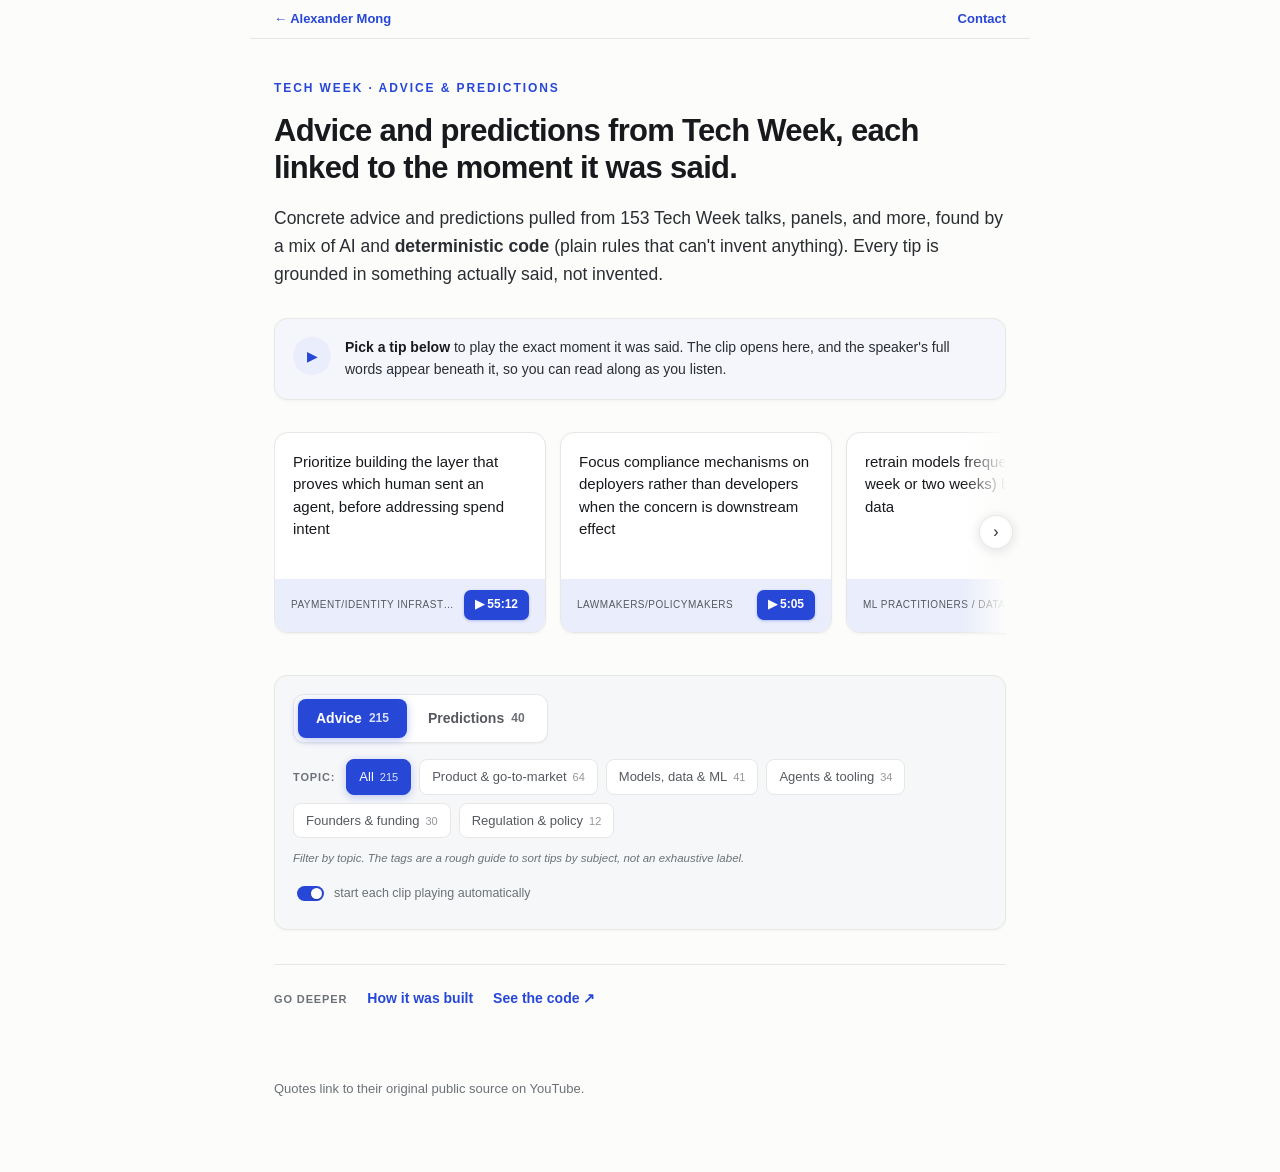
<file: tech-week-advice.html>
<!DOCTYPE html>
<html lang="en">
<head>
<meta charset="utf-8"/>
<meta name="viewport" content="width=device-width, initial-scale=1"/>
<title>Advice and predictions from Tech Week</title>
<meta name="description" content="An open-source method for checking AI output: results are tested against planted controls and traced back to their source, with a person who can overrule. Shown on 153 real Tech Week talks."/>
<link rel="canonical" href="https://alexander-mong.github.io/tech-week-advice.html"/>
<meta property="og:type" content="website"/>
<meta property="og:site_name" content="Alexander Mong Portfolio"/>
<meta property="og:title" content="Governed AI Workflows — advice from 153 Tech Week talks, traced to source"/>
<meta property="og:description" content="An open-source method for checking AI output: results are tested against planted controls and traced back to their source, with a person who can overrule."/>
<meta property="og:url" content="https://alexander-mong.github.io/tech-week-advice.html"/>
<meta property="og:image" content="https://alexander-mong.github.io/assets/figures/share-card-tool.png"/>
<meta property="og:image:width" content="1200"/>
<meta property="og:image:height" content="630"/>
<meta property="og:image:alt" content="Real advice from 153 Tech Week talks, playable at the exact second it was said; found by AI plus deterministic rules, every quote traced to its source."/>
<meta name="twitter:card" content="summary_large_image"/>
<meta name="twitter:title" content="Governed AI Workflows — advice from 153 Tech Week talks, traced to source"/>
<meta name="twitter:description" content="An open-source method for checking AI output: results are tested against planted controls and traced back to their source, with a person who can overrule."/>
<meta name="twitter:image" content="https://alexander-mong.github.io/assets/figures/share-card-tool.png"/>
<style>
  :root { --ink:#17191C; --soft:#2A2D31; --muted:#55595F; --faint:#6B7177; --line:#E7E8E5; --track:#EDEFF1; --bg:#FCFCFB; --cobalt:#2747D6; --amber:#B45309; --card:#FFFFFF; --accent:#2747D6; --accentsoft:#EAEDFB; }
  /* category-tag palette — PROVISIONAL, penciled in 2026-06-22 (cobalt = brand; categories = tag only). One deep AA-safe family. See CROSS_PAGE_FEEDBACK_REGISTER P14. Defined here, not yet driving the per-tab theme. */
  :root { --tag-advice:#2747D6; --tag-advice-soft:#EAEDFB; --tag-predictions:#B45309; --tag-predictions-soft:#FBF1E3; --tag-teal:#0F766E; --tag-teal-soft:#DEF3F0; --tag-violet:#6D28D9; --tag-violet-soft:#EFE9FC; --tag-rose:#BE123C; --tag-rose-soft:#FBE7EC; --tag-green:#15803D; --tag-green-soft:#E6F2E2; }
  * { box-sizing:border-box; }
  body { margin:0; background:var(--bg); color:var(--ink); font-family:Inter,"Segoe UI",Helvetica,Arial,sans-serif; line-height:1.66; -webkit-font-smoothing:antialiased; }
  main { max-width:780px; margin:0 auto; padding:40px 24px 56px; }
  .kicker { color:var(--accent); font-weight:700; font-size:12px; letter-spacing:.16em; text-transform:uppercase; margin:0 0 14px; transition:color .25s; }
  h1 { font-size:31px; line-height:1.18; font-weight:680; letter-spacing:-.022em; margin:0 0 18px; }
  .lead { font-size:17.5px; line-height:1.6; color:var(--soft); margin:0 0 30px; }

  /* player + read-along */
  .player { border:1px solid var(--line); border-radius:13px; background:#F4F6FC; margin:0 0 26px; overflow:hidden; box-shadow:0 1px 3px rgba(20,22,28,.04); }
  .stage { display:none; background:#000; }
  .player.live .stage { display:block; }
  .stage .ratio { position:relative; height:min(50vw,360px); aspect-ratio:16/9; margin:0 auto; max-width:100%; }
  .stage iframe, .stage #ytplayer { position:absolute; inset:0; width:100%; height:100%; border:0; }
  .player-intro { display:flex; gap:14px; align-items:flex-start; padding:18px; }
  .player.live .player-intro { display:none; }
  .pi-icon { flex:none; width:38px; height:38px; border-radius:50%; background:var(--accentsoft); color:var(--accent); display:flex; align-items:center; justify-content:center; font-size:14px; }
  .pi-body { font-size:14px; color:var(--soft); line-height:1.55; }
  .pi-body b { color:var(--ink); font-weight:650; }
  .pi-opts { display:flex; flex-wrap:wrap; gap:16px; margin-top:11px; }
  .readalong { display:none; padding:16px 18px 18px; border-top:1px solid var(--line); }
  .player.live .readalong { display:block; animation:detailIn .26s ease both; }
  .ra-quote { position:relative; font-size:16.5px; line-height:1.64; color:var(--muted); margin:0 0 13px; max-height:9.2em; overflow-y:auto; padding-right:8px; }
  .ra-quote::-webkit-scrollbar { width:7px; } .ra-quote::-webkit-scrollbar-thumb { background:var(--line); border-radius:7px; }
  .ra-quote b { color:var(--ink); font-weight:650; background:linear-gradient(transparent 60%, var(--accentsoft) 60%); padding:0 1px; }
  .tg { display:inline-flex; align-items:center; gap:7px; font-size:12.5px; color:var(--faint); cursor:pointer; user-select:none; }
  .tg input { appearance:none; -webkit-appearance:none; width:27px; height:15px; border-radius:9px; background:var(--track); position:relative; cursor:pointer; transition:background .18s; flex:none; }
  .tg input::after { content:""; position:absolute; top:2px; left:2px; width:11px; height:11px; border-radius:50%; background:#fff; box-shadow:0 1px 2px rgba(0,0,0,.25); transition:left .18s; }
  .tg input:checked { background:var(--cobalt); }
  .tg input:checked::after { left:14px; }
  .prov-desc { font-size:15px; color:var(--soft); margin:0 0 18px; }

  /* selector + filter */
  .seg { display:flex; align-items:center; gap:8px; margin:0 0 16px; }
  .segpills { display:inline-flex; background:var(--card); border:1px solid var(--line); border-radius:11px; padding:4px; gap:3px; box-shadow:0 1px 2px rgba(20,22,28,.05); }
  .seg-btn { appearance:none; border:0; background:transparent; font:inherit; font-size:14px; font-weight:600; color:var(--muted); padding:8px 18px; border-radius:8px; cursor:pointer; transition:background .15s,color .15s,box-shadow .15s; display:inline-flex; align-items:center; gap:7px; }
  .seg-btn:hover { color:var(--ink); }
  .seg-btn.active { color:#fff; background:var(--accent); box-shadow:0 2px 9px color-mix(in srgb,var(--accent) 32%,transparent); }
  .seg-btn .n { font-size:12px; font-weight:600; color:var(--faint); }
  .seg-btn.active .n { color:rgba(255,255,255,.82); }
  .filter { display:flex; align-items:center; gap:8px; flex-wrap:wrap; margin:0 0 11px; }
  .filter .flab { color:var(--faint); font-weight:700; text-transform:uppercase; letter-spacing:.08em; font-size:11px; margin-right:3px; }
  .fbtn { appearance:none; border:1px solid var(--line); background:var(--card); font:inherit; font-size:13px; font-weight:500; color:var(--muted); padding:6px 12px; border-radius:8px; cursor:pointer; transition:background .14s,color .14s,border-color .14s,box-shadow .14s; display:inline-flex; align-items:center; gap:6px; }
  .fbtn:hover { color:var(--ink); border-color:var(--faint); }
  .fbtn.active { color:#fff; background:var(--accent); border-color:var(--accent); box-shadow:0 2px 9px color-mix(in srgb,var(--accent) 28%,transparent); }
  .fbtn .c { font-size:11px; opacity:.62; font-variant-numeric:tabular-nums; }
  .fbtn.active .c { opacity:.85; }
  .fcaveat { font-size:11.5px; color:var(--faint); margin:0 0 12px; font-style:italic; }
  .controls { margin:24px 0 0; padding:18px 18px 20px; background:#F6F7F9; border:1px solid var(--line); border-radius:13px; box-shadow:0 1px 3px rgba(20,22,28,.04); }
  .auto-toggle { margin:2px 0 0; }
  .detail:empty { display:none; }

  /* carousel */
  .railwrap { position:relative; margin:0 0 4px; }
  .rail { display:flex; gap:14px; overflow-x:auto; scroll-snap-type:x proximity; padding:6px 2px 18px; scrollbar-width:none; cursor:grab; scroll-behavior:smooth; }
  .rail::-webkit-scrollbar { display:none; }
  .rail.drag { cursor:grabbing; scroll-snap-type:none; scroll-behavior:auto; }
  .railwrap::before, .railwrap::after { content:""; position:absolute; top:0; bottom:18px; width:44px; pointer-events:none; z-index:2; opacity:0; transition:opacity .2s; }
  .railwrap::before { left:0; background:linear-gradient(90deg,var(--bg),transparent); }
  .railwrap::after { right:0; background:linear-gradient(270deg,var(--bg),transparent); }
  .railwrap[data-l="1"]::before { opacity:1; } .railwrap[data-r="1"]::after { opacity:1; }
  .navbtn { position:absolute; top:calc(50% - 6px); transform:translateY(-50%); z-index:3; width:34px; height:34px; border-radius:50%; border:1px solid var(--line); background:var(--card); color:var(--soft); cursor:pointer; box-shadow:0 2px 12px rgba(20,22,28,.12); display:flex; align-items:center; justify-content:center; font-size:16px; line-height:1; opacity:0; transition:opacity .2s, color .15s, border-color .15s; }
  .navbtn:hover { color:var(--accent); border-color:var(--accent); }
  .navbtn.prev { left:-7px; } .navbtn.next { right:-7px; }
  .railwrap[data-l="1"] .navbtn.prev, .railwrap[data-r="1"] .navbtn.next { opacity:1; }
  @media (hover:none){ .navbtn { display:none; } }
  .ccard { scroll-snap-align:start; flex:0 0 272px; background:var(--card); border:1px solid var(--line); border-radius:14px; padding:18px 18px 0; cursor:pointer; transition:border-color .15s, box-shadow .18s, transform .18s; display:flex; flex-direction:column; min-height:152px; position:relative; overflow:hidden; box-shadow:0 1px 3px rgba(20,22,28,.05); }
  .ccard::after { content:""; position:absolute; left:0; top:16px; bottom:16px; width:3px; border-radius:3px; background:var(--accent); opacity:0; transition:opacity .15s; }
  .ccard:hover { border-color:color-mix(in srgb,var(--accent) 30%,var(--line)); box-shadow:0 12px 30px rgba(20,22,28,.11); transform:translateY(-3px); }
  .ccard.sel { border-color:var(--accent); box-shadow:0 10px 28px color-mix(in srgb,var(--accent) 18%,transparent); }
  .ccard.sel::after { opacity:1; }
  .ccard .txt { font-size:15px; color:var(--ink); line-height:1.5; flex:1 1 auto; }
  .ccard .meta { margin:16px -18px 0; padding:11px 16px 12px; background:var(--accentsoft); display:flex; justify-content:space-between; align-items:center; gap:8px; }
  .ccard .who { font-size:10px; letter-spacing:.05em; text-transform:uppercase; color:var(--muted); overflow:hidden; text-overflow:ellipsis; white-space:nowrap; }
  .ccard .ts { font-size:12px; color:#fff; font-weight:600; white-space:nowrap; flex:none; background:var(--accent); padding:5px 11px; border-radius:7px; box-shadow:0 1px 3px color-mix(in srgb,var(--accent) 30%,transparent); transition:filter .15s; }
  .ccard:hover .ts, .ccard.sel .ts { filter:brightness(1.08); }
  .empty-rail { color:var(--faint); font-size:14px; padding:18px 2px; }

  /* detail panel */
  .detail { border-top:1px solid var(--line); margin-top:20px; padding-top:26px; min-height:64px; }
  .detail .empty { color:var(--faint); font-size:14px; }
  .detail .q { color:var(--ink); font-style:italic; font-size:18.5px; line-height:1.55; margin:0 0 16px; padding-left:18px; border-left:3px solid var(--accent); }
  .talkline { font-size:13px; color:var(--muted); margin:0 0 16px; display:flex; flex-wrap:wrap; gap:10px 16px; align-items:center; }
  .talkline .tk { font-weight:600; color:var(--soft); }
  .talkline .open { color:#fff; background:var(--accent); text-decoration:none; font-weight:600; cursor:pointer; padding:6px 13px; border-radius:8px; font-size:12.5px; }
  .talkline .open:hover { filter:brightness(1.08); }
  .talkline a.yt { color:var(--faint); text-decoration:none; }
  .talkline a.yt:hover { color:var(--accent); }
  .usefulrow { font-size:12.5px; color:var(--muted); margin:0 0 22px; display:flex; flex-wrap:wrap; gap:7px; align-items:center; }
  .usefulrow .ul { color:var(--faint); }
  .ch { font-size:11.5px; padding:4px 10px; border-radius:20px; white-space:nowrap; }
  .ch.found { background:var(--accentsoft); color:var(--accent); font-weight:600; }
  .ch.persp { border:1px solid var(--line); background:var(--card); color:var(--muted); }
  .steplabel { font-size:11px; letter-spacing:.1em; text-transform:uppercase; color:var(--faint); font-weight:700; margin:0 0 16px; }
  .stages { display:flex; flex-wrap:wrap; gap:0; margin:0 0 10px; padding:0; list-style:none; counter-reset:st; }
  .stages li { position:relative; flex:1 1 150px; min-width:138px; padding:32px 16px 18px 0; counter-increment:st; }
  .stages li .node { position:absolute; left:0; top:0; width:22px; height:22px; border-radius:50%; background:var(--accent); color:#fff; font-size:11px; font-weight:700; display:flex; align-items:center; justify-content:center; z-index:2; }
  .stages li .node::before { content:counter(st); }
  .stages li::after { content:""; position:absolute; left:24px; right:8px; top:10px; height:2px; background:var(--line); z-index:1; }
  .stages li:last-child::after { display:none; }
  .stages li .k { font-size:11px; letter-spacing:.04em; text-transform:uppercase; color:var(--accent); font-weight:700; margin:0 0 5px; }
  .stages li .v { font-size:12.5px; color:var(--soft); line-height:1.5; }
  .scaveat { font-size:11.5px; color:var(--faint); font-style:italic; margin:0 0 16px; }
  .method { font-size:12px; color:var(--muted); }
  .method summary { cursor:pointer; color:var(--faint); list-style:none; }
  .method summary::-webkit-details-marker { display:none; }
  .method summary::before { content:"＋ "; color:var(--faint); }
  .method[open] summary::before { content:"− "; }
  .method .body { margin-top:8px; padding-left:2px; line-height:1.6; }

  /* micro-interactions */
  @keyframes detailIn { from { opacity:0; transform:translateY(7px); } to { opacity:1; transform:none; } }
  .detail.show { animation:detailIn .26s ease both; }
  @keyframes cardIn { from { opacity:0; transform:translateY(9px); } to { opacity:1; transform:none; } }
  .ccard { animation:cardIn .34s cubic-bezier(.2,.7,.3,1) backwards; }
  @media (prefers-reduced-motion: reduce) { .detail.show, .ccard { animation:none; } }

  /* keyboard accessibility */
  .ccard:focus-visible, button:focus-visible, a:focus-visible { outline:2px solid var(--accent); outline-offset:2px; border-radius:8px; }
  .backlink { display:inline-block; font-size:13px; color:var(--accent); text-decoration:none; margin:0 0 28px; font-weight:600; }
  .backlink:hover { text-decoration:underline; }
  .godeeper { margin:34px 0 4px; padding-top:22px; border-top:1px solid var(--line); display:flex; flex-wrap:wrap; gap:8px 20px; align-items:center; font-size:14px; }
  .godeeper .gd-label { color:var(--faint); font-weight:700; text-transform:uppercase; letter-spacing:.08em; font-size:11px; }
  .godeeper a { color:var(--accent); font-weight:600; text-decoration:none; }
  .godeeper a:hover { text-decoration:underline; }
  .close { margin-top:44px; padding-top:24px; border-top:1px solid var(--line); color:var(--ink); font-size:16px; }
  footer { max-width:780px; margin:0 auto; padding:8px 24px 72px; color:var(--faint); font-size:13px; }
  /* minimal home bar */
  .am-bar { max-width:780px; margin:0 auto; padding:10px 24px; display:flex; align-items:center; justify-content:space-between; gap:12px; font-size:13px; line-height:1.4; border-bottom:1px solid var(--line); }
  .am-bar a { color:var(--cobalt); text-decoration:none; font-weight:600; }
  .am-bar a:hover { text-decoration:underline; }
  .am-bar nav { flex:1; }
</style>
</head>
<body>
<div class="am-bar"><a class="am-home" href="index.html">&larr; Alexander Mong</a><nav></nav><a class="am-contact" href="index.html#contact">Contact</a></div>
<main>
  <p class="kicker">Tech Week · advice &amp; predictions</p>
  <h1>Advice and predictions from Tech Week, each linked to the moment it was said.</h1>
  <p class="lead">Concrete advice and predictions pulled from 153 Tech Week talks, panels, and more, found by a mix of AI and <b>deterministic code</b> (plain rules that can't invent anything). Every tip is grounded in something actually said, not invented.</p>

  <section class="player" id="player">
    <div class="stage"><div class="ratio"><div id="ytplayer"></div></div></div>
    <div class="player-intro">
      <div class="pi-icon">&#9654;</div>
      <div class="pi-body">
        <b>Pick a tip below</b> to play the exact moment it was said. The clip opens here, and the speaker's full words appear beneath it, so you can read along as you listen.
      </div>
    </div>
    <div class="readalong" id="readalong"></div>
  </section>

  <div class="railwrap" id="railwrap">
    <button class="navbtn prev" id="navPrev" aria-label="scroll left">&#8249;</button>
    <div class="rail" id="rail"></div>
    <button class="navbtn next" id="navNext" aria-label="scroll right">&#8250;</button>
  </div>

  <div class="controls">
    <div class="seg" role="tablist">
      <div class="segpills">
        <button class="seg-btn active" data-cat="advice" role="tab">Advice <span class="n" id="nadv"></span></button>
        <button class="seg-btn" data-cat="prediction" role="tab">Predictions <span class="n" id="npred"></span></button>
      </div>
    </div>
    <div class="filter" id="filter"><span class="flab">Topic:</span></div>
    <p class="fcaveat">Filter by topic. The tags are a rough guide to sort tips by subject, not an exhaustive label.</p>
    <label class="tg auto-toggle" title="Start each clip automatically when you pick a card (may show a YouTube ad)"><input type="checkbox" id="tgAuto" checked> start each clip playing automatically</label>
  </div>

  <div class="detail" id="detail"></div>

  <nav class="godeeper" aria-label="Go deeper">
    <span class="gd-label">Go deeper</span>
    <a href="projects/governed-ai-workflows/methodology.html">How it was built</a>
    <a href="https://github.com/Alexander-Mong/Discourse-Spine" target="_blank" rel="noopener">See the code &#8599;</a>
  </nav>
</main>
<footer>
  Quotes link to their original public source on YouTube.
</footer>

<script>
const DATA = {"advice": [{"surface": "Prioritize building the layer that proves which human sent an agent, before addressing spend intent", "quote": "I think the main foundation to lay right now is for the agent to prove which human sent them. So making that connection ahead of the actual span intent or request, I think it's really important.", "talk": "An A2A World: Who Builds It, Who Wins, and What's Still Missing @ NYTW 2026", "actor_target": "payment/identity infrastructure builders", "time": "55:12", "seconds": 3312, "video_id": "7SDoR_2CN08", "perspectives": ["operator", "founder", "investor", "engineer", "skeptic"], "found_by": "both", "judge_reason": "", "topics": ["agents"], "context_before": "But in the case of knowing your agent, like KYA, how do you really identify intent of an agent? Is it like a credit score thing? Or like, I don't actually know.", "context_after": "So I think that layer, even at its most basic level, has not been solved in a way that makes sense."}, {"surface": "Focus compliance mechanisms on deployers rather than developers when the concern is downstream effect", "quote": "it's also important that when someone is building, there's a difference between a developer and a deployer. Right? And so sometimes you have compliance mechanisms that are focusing on the developer where actually you're concerned about the downstream effect and you should be focused on the deployer.", "talk": "Why AI startups want smarter regulation, not more regulation", "actor_target": "lawmakers/policymakers", "time": "5:05", "seconds": 305, "video_id": "dy9RIwL9SH0", "perspectives": ["operator", "founder", "investor", "engineer", "skeptic"], "found_by": "both", "judge_reason": "", "topics": ["reg"], "context_before": "Same thing. You've seen this $500 million threshold pop up in a lot of states, usually around regulating large-scale frontier models or these LLMs. So I think that's an important conversation to have around lawmakers.", "context_after": "Right?"}, {"surface": "retrain models frequently (every week or two weeks) by refreshing data", "quote": "refresh the data, retrain, and the model will learn the new signal that's in the data. Whatever the fraudsters are doing, the neural network is going to figure that out. So the model retraining, you want to be doing that every week, every two weeks, whatever.", "talk": "AI & Structured Data: From Research to Industry | SF Tech Week 2024", "actor_target": "ML practitioners / data scientists using predictive models", "time": "1:26:51", "seconds": 5211, "video_id": "GNkw5Q8DCIA", "perspectives": ["operator", "founder", "engineer", "skeptic"], "found_by": "lens", "judge_reason": "", "topics": ["models"], "context_before": "Two weeks later, it's starting to tank. You need to engineer more features, retrain the model. So in industry, you are retraining the models all the time.", "context_after": "So that's okay."}, {"surface": "Prioritize transparency of training data to avoid model collapse from self-referential training loops", "quote": "transparency of training data is the most important thing. To alleviate that specific use case.", "talk": "AI Unleashed Charting the GenAI Boom and Beyond at AWS & Lux's NY TechWeek Kickoff", "actor_target": "AI developers / organizations", "time": "28:25", "seconds": 1705, "video_id": "ly2Bir3Ingg", "perspectives": ["operator", "founder", "investor", "engineer"], "found_by": "lens", "judge_reason": "", "topics": ["models"], "context_before": "Yeah, well, and I think what we're hearing is, you know, it's a lot more than just, you know, traditional open source, here's the code, look at the code, et cetera. It's a lot more than just the code for the model, and the data is very important as well, both on what you're sending to the model, but also what the model was trained on. I mean, one of the things that's been written about a lot recently is In terms of knowing what data the model is trained on, if we start to get to a scenario where models are trained on the output of other models, and then you end up in this sort of weird cycle of models training on model output, which kind of leads you into weird places, what would you say we should be looking at in terms of having a better understanding of what data was used to train the models and avoid those sort of scenarios potentially developing?", "context_after": "Definitely."}, {"surface": "Make the business headless — expose only endpoints and servers for agents to interact with", "quote": "as a merchant, you just have to make yourself headless. Like you are only as good as your endpoints and your servers that you're offering for the agents to Hit on the other end.", "talk": "An A2A World: Who Builds It, Who Wins, and What's Still Missing @ NYTW 2026", "actor_target": "merchants", "time": "6:30", "seconds": 390, "video_id": "7SDoR_2CN08", "perspectives": ["operator", "founder", "investor", "engineer"], "found_by": "lens", "judge_reason": "", "topics": ["agents"], "context_before": "But the future is going to look a lot more like agents actually acting on your behalf autonomously. And then I think what Stripe has been calling like level five of agentic commerce is when agents are actually predicting your needs and using the ability to act autonomously to basically make your life easier, more productive, and more interesting. And what that means is that in order for that to happen, And for machine payments to be successful, I actually think that being agent-native sounds really cool from like a marketing perspective, but actually just, yes, exactly.", "context_after": "And to me, it basically means that the agent economy is equivalent to the API economy and the equivalent of that."}, {"surface": "Use parallel sub-agents — three to simplify code and three to deeply review it", "quote": "open three sub-agents to simplify your code, open three sub-agents to deeply review your code.", "talk": "An A2A World: Who Builds It, Who Wins, and What's Still Missing @ NYTW 2026", "actor_target": "developers using coding agents", "time": "1:00:38", "seconds": 3638, "video_id": "7SDoR_2CN08", "perspectives": ["operator", "founder", "engineer", "skeptic"], "found_by": "lens", "judge_reason": "", "topics": ["agents"], "context_before": "Around the costing, I think that's something where I work at a token factory, so this is something that I don't experience from a day-to-day basis. I think I'm at I checked my stats yesterday on 8 billion tokens in the last seven days. No, literally, I don't even do more.", "context_after": "It's glorious."}, {"surface": "capture audit logs of agent decisions so actions can be reviewed and reversed", "quote": "you might think about capturing audit logs of like the decisions that the agent makes because I always want to be able to go back if the agents be able to actually take action on things in your company and update other systems and move data around. Like you need to be able to go in and see a transactional audit log of what it decided to do and have enough information there that you can reverse the decision.", "talk": "Bankrupt to $20m ARR in two months: Fireside with Bolt.new's Alex Berger", "actor_target": "organizations using agents", "time": "21:05", "seconds": 1265, "video_id": "NKmxv0Vd32E", "perspectives": ["operator", "founder", "engineer", "skeptic"], "found_by": "both", "judge_reason": "", "topics": ["models", "agents"], "context_before": "Well, you should ask yourself that question before you launch one out in your organization because if you're a people manager and you launch your individual contributors out into the company, you never check on. how they're performing, right? That's not a good thing.", "context_after": "If you if you want to."}, {"surface": "Plan what you will do with conversation data before adding a new modality", "quote": "what are you actually doing with that data that you get from that conversation is a very important factor you want to think of as you include a new modality.", "talk": "Beyond Words: Unlocking the Power of Multimodal AI", "actor_target": "founders / builders", "time": "33:30", "seconds": 2010, "video_id": "Q1nsvE6vAEE", "perspectives": ["operator", "founder", "engineer", "skeptic"], "found_by": "lens", "judge_reason": "", "topics": ["models"], "context_before": "Yeah. The hard part is capturing that conversation and summarizing it into their to learn about that conversation so that becomes into your, goes somewhere in your systems prompt that this is how I talked to the student. And this was the conversation and this is how detailed I had to go on certain elements.", "context_after": "That makes sense."}, {"surface": "Track override rates and aim for a medium level — neither too many overrides (symbolic adoption) nor too few (human removed from loop)", "quote": "you want a medium level. If they overwrite a lot. That's perhaps a what I call a symbolic adoption, meaning they are symbolic of compliance just because their boss tells them to do so, but they're not really, you know, following AI suggestions. But you also don't want that 99% your employee are absolutely following AI suggestions", "talk": "Boston Tech Week with Prof. Shunyuan Zhang, Kris Brown and Sharon Joseph", "actor_target": "companies measuring AI adoption", "time": "31:28", "seconds": 1888, "video_id": "jI7DfIrRNU8", "perspectives": ["operator", "founder", "engineer", "skeptic"], "found_by": "lens", "judge_reason": "", "topics": ["reg"], "context_before": "The first one is, of course, do people really use, right? So that is not just, you know, sign on once and then get back to things where they do the old ways. And the second is, do people overwrite or change AI suggestions?", "context_after": "So some medium level and see them actually giving feedback to the AI outputs to have the AI receiving feedback from the real workflow and to improve the model over time."}, {"surface": "automate only the screening tasks that were already possible before AI (e.g., checking objective qualifications), not judgment-based decisions", "quote": "what was possible before should be automatable. So say we have a recruiter that's going through a thousand resumes, and the requirements for the job is you have to have. If you have a college degree or you have to have three years of experience at a SaaS company or in financial services because this is a bank, that we should be able to automate because you don't have the right thing on the paper", "talk": "Closing the Gap: Recruiting and Upskilling for AI Success", "actor_target": "recruiting teams / organizations", "time": "34:26", "seconds": 2066, "video_id": "-flM2n1_4cU", "perspectives": ["operator", "founder", "engineer", "skeptic"], "found_by": "both", "judge_reason": "", "topics": [], "context_before": "I won't work there. I hope it's not legal. Who knows?", "context_after": "Can you lift 50 pounds?"}, {"surface": "Apply Earth-based logistics and supply chain models to space servicing", "quote": "One idea is to take some learnings from Earth-based logistics and supply chains and stock.", "talk": "Could AI data centers really move to space?", "actor_target": "space industry / on-orbit servicing planners", "time": "10:07", "seconds": 607, "video_id": "qTOyQqyQAKQ", "perspectives": ["operator", "founder", "investor", "engineer"], "found_by": "lens", "judge_reason": "", "topics": ["models"], "context_before": "Like, even if we could build it, we still couldn't repair it today. Yes, this is a huge area in the space industry called OSAM, on-orbit servicing, assembly, and manufacturing. That servicing category is super key.", "context_after": "And so if you have a micro-meteorite hit or a gas leak in a habitat, you can pop something off and pop another tile back on if you have stationed spares."}, {"surface": "Structure playtests so bugs can be fixed during the session, not just discovered", "quote": "I really want to get back to the idea of playtesting your game is a way to fix issues and not just to find them.", "talk": "Engineering Deep Dive: Scaling Online Games from Split-Screen to Millions | Online Services Summit", "actor_target": "game developers", "time": "37:12", "seconds": 2232, "video_id": "2TewWO5QHMk", "perspectives": ["operator", "founder", "engineer", "skeptic"], "found_by": "lens", "judge_reason": "", "topics": [], "context_before": "And we're in, like, the exact opposite of now, of, like, Well, there's a bug. Call it. Like, we'll try making a new server build, and we can try it in an hour, because, you know, it takes a while to distribute the server build.", "context_after": "Yeah, that's, I mean, that just takes me into the whole, like, dev cycle and dev loop and just, like, optimizing for that turnaround time."}, {"surface": "Push logic up to the backend (fastest to patch) rather than keeping it in game servers or clients", "quote": "more and more I've been treating the game servers like I used to treat the clients. So the client in client server is kind of dumb. It should do whatever the server tells it to do and not ask any questions. And now I'm sort of moved into a model where the dedicated server is kind of dumb and it should do whatever the backend tells it to do. And so we're just pushing all that logic up into the fastest patch area.", "talk": "Engineering Deep Dive: Scaling Online Games from Split-Screen to Millions | Online Services Summit", "actor_target": "online game engineers", "time": "39:39", "seconds": 2379, "video_id": "2TewWO5QHMk", "perspectives": ["operator", "founder", "engineer", "skeptic"], "found_by": "lens", "judge_reason": "", "topics": ["models"], "context_before": "And then our game servers takes, you know, kind of an hour if we're gonna like roll out a new server build, takes time for QA to sign off and then we upload it and gets distributed and all that. And then client builds are, God, it used to be two weeks and now it's a few days. But it's still like, we're talking like, Day, hour, minute.", "context_after": "But that does mean that your game is kind of like a Swiss cheese of like Handles to pull and settings of I'm going to turn this feature off or change the rate at which we do this thing."}, {"surface": "Test to a scale far beyond expected CCU to find real breaking points rather than testing to the predicted target", "quote": "Testing to 150 doesn't really add any value to me. Testing it, you know, to 2 million would be interesting because we see where it breaks. And once we know where it breaks, we can go figure out, like, how we would handle that and what we would turn off until we spun up more servers.", "talk": "Engineering Deep Dive: Scaling Online Games from Split-Screen to Millions | Online Services Summit", "actor_target": "game developers doing scale testing", "time": "1:00:41", "seconds": 3641, "video_id": "2TewWO5QHMk", "perspectives": ["operator", "founder", "engineer", "skeptic"], "found_by": "lens", "judge_reason": "", "topics": [], "context_before": "And it was, okay, I will test my stuff to scale up to six million. And when you guys are done scaling, testing your stuff to handle six million, we can talk over if we want to go higher. And so that was where it came from, was sort of an idea of like, I know it's going to scale.", "context_after": "But in the end, yes, I look like this wise sage of, like, no, this game's going to be huge."}, {"surface": "Conduct scale testing once at a level well beyond expected load rather than repeatedly retesting at incrementally higher targets", "quote": "let's just do it once. Test it beyond what we think we need. And we'll see how close we get.", "talk": "Engineering Deep Dive: Scaling Online Games from Split-Screen to Millions | Online Services Summit", "actor_target": "game developers / engineering teams", "time": "1:00:41", "seconds": 3641, "video_id": "2TewWO5QHMk", "perspectives": ["operator", "founder", "engineer", "skeptic"], "found_by": "lens", "judge_reason": "", "topics": [], "context_before": "And once we know where it breaks, we can go figure out, like, how we would handle that and what we would turn off until we spun up more servers. But in the end, yes, I look like this wise sage of, like, no, this game's going to be huge. But in reality, it was a very practical, like, testing to 150 is going to be step one, and I don't want to have to keep doing this over and over and over, and then people are going to be mad about how much it costs to test these scale tests every time.", "context_after": "Awesome."}, {"surface": "Maintain a list of open compliance questions and fill them in progressively to show investors progress", "quote": "having that list of questions that you know that are open, and then as you go, fill in the answers so you can continue to show that progress as you go", "talk": "Engineering with Guardrails: Innovating in Regulated Spaces", "actor_target": "founders/startups", "time": "40:29", "seconds": 2429, "video_id": "SwhaLKNQnr4", "perspectives": ["operator", "founder", "investor", "skeptic"], "found_by": "lens", "judge_reason": "", "topics": ["funding", "reg"], "context_before": "You have to do the... The quality management work you have to do is submit just your registration fees to FDA. Some of those things are just costs that are going to have to be part of the process.", "context_after": "Anything you want to add?"}, {"surface": "Founders should focus on zero-to-one new customer categories while letting sales leaders handle replicating existing case studies", "quote": "I think it's much more important if the founders spend time on the zero to ones while setting up the case study replication.", "talk": "Founder Sales in the AI Era: Winning Your First 10 Customers | SF Tech Week Panel", "actor_target": "founders", "time": "52:24", "seconds": 3144, "video_id": "06JVigARx18", "perspectives": ["operator", "founder", "investor", "skeptic"], "found_by": "lens", "judge_reason": "", "topics": ["gtm", "funding"], "context_before": "There's that mode of go-to-market where it's like repeatable and it's working well. I think that's something that VP sales can drive. Then there's the zero to one, like our first national bank.", "context_after": "So it's funny, the way you framed it is not the way I thought about it."}, {"surface": "Engineering managers at the first level should remain in the code and stay technically hands-on", "quote": "you should be in the code as an M3, right? And so I think there was a time at Riot that we pulled that too far to the side", "talk": "Gaming Leaders from Riot, PlayStation & Bungie Talk Team Building, Tech Scaling & Industry Evolution", "actor_target": "engineering managers (M3 level)", "time": "51:00", "seconds": 3060, "video_id": "XLrUYlmcDGE", "perspectives": ["operator", "founder", "engineer", "skeptic"], "found_by": "lens", "judge_reason": "", "topics": ["agents"], "context_before": "And so one of the things that we're trying to do now, I think this kind of, it doesn't really 100% answer supply demand, but there's a part of it which is trying to push people back to saying, hey, you still need to be pretty technical. As an M3, and probably even a senior manager M4, right? Not to say you're not going to be technical, but like, but let me be more specific.", "context_after": "We're trying to get the other folks to maybe, you know, get back to kind of their true north so that our P-track folks aren't People, frankly, are just in meetings all the time, right?"}, {"surface": "evaluate whether a simpler algorithm or math equation can solve the problem before building an AI agent", "quote": "you don't need agent for everything. You can probably solve it by a simple algorithm or even a math equation", "talk": "IEEE and the Future of AI | NYC Tech Week Panel Discussion 2026", "actor_target": "AI solution builders / organizations", "time": "34:21", "seconds": 2061, "video_id": "86fnXMMwy3k", "perspectives": ["operator", "founder", "engineer", "skeptic"], "found_by": "lens", "judge_reason": "", "topics": ["agents"], "context_before": "Now everything is an agent. Have we all heard of agents before in the room? Yes, I see like big nods.", "context_after": "So not everything needs AI."}, {"surface": "use the National Conference on State Legislatures as a resource to track AI regulatory developments", "quote": "One is the National Conference on State Legislatures tracks various different regulatory developments across various different issues. And so I think if you were interested in what's happening in AI, that would be one spot that you could look.", "talk": "Law Meets Code: AI Rules That Could Shape Your Startup | SF Tech Week", "actor_target": "startups", "time": "41:59", "seconds": 2519, "video_id": "6LsulqY7WgQ", "perspectives": ["operator", "founder", "investor", "skeptic"], "found_by": "lens", "judge_reason": "", "topics": ["reg"], "context_before": "The particulars of what you're working on are going to matter. And then as Chum mentioned earlier, paying attention to trade associations would be the place because there are groups that are together collectively trying to keep track of the things that are going to matter to their members. I can plug a couple of public resources as well.", "context_after": "Another plug-in, the center that I used to be affiliated with, it's now at NYU, and it publishes an annual state of state tech policy report that tries to summarize not just the bills that have been introduced, so I think the 800 number is bills that have been introduced, but it doesn't give you a good sense of like, what's the legislation that's been passed that you actually have to comply with, and this NYU report, which will come out in December, summarizing the past year of legislative sessions, will do that."}, {"surface": "Operators must be able to run the factory process before building automation software for it", "quote": "one of our rules is automators operate, which is you can't build software for the factory until you can run that part of the factory yourself", "talk": "Live a16z Podcast Recording: Can Startups Save U.S. Industrial Power?", "actor_target": "software engineers / automation builders", "time": "24:39", "seconds": 1479, "video_id": "uXWQ-pJBh4Y", "perspectives": ["operator", "founder", "engineer", "skeptic"], "found_by": "lens", "judge_reason": "", "topics": [], "context_before": "But manufacturing's been such a hidden problem for such a long time that for vertical integration for us was, it just means that one, it's the only way to build the correct system and software because you're really feeling the right. Problem and pain. Firstly, you're solving the correct issue, not the one that you think is an issue from an interview, which might be actually six layers deep.", "context_after": "So you end up with no product managers because you've just got engineers."}, {"surface": "Build all parts of the manufacturing stack simultaneously rather than sequentially", "quote": "you literally just have to build six products simultaneously at a ludicrously aggressive pace, otherwise you end up with a system where the front end is really, really efficient. But the backside is really inefficient", "talk": "Live a16z Podcast Recording: Can Startups Save U.S. Industrial Power?", "actor_target": "founders / manufacturers building automation", "time": "30:22", "seconds": 1822, "video_id": "uXWQ-pJBh4Y", "perspectives": ["operator", "founder", "investor", "engineer"], "found_by": "lens", "judge_reason": "", "topics": ["gtm"], "context_before": "It's going to tell you to flip a burger, but if the fryer falls over, you've got to do something about it. The other thing, and probably why we're going to win this market, is every single deep tech company in the history of trying to automate manufacturing has looked at the four to ten big stages of really expensive labor or coordination across a factory system. Whatever product you're trying to build, and said, this is too aggressive, I'm going to build one of these bits first, and then venture capital my way, and eventually I'll build all five of them, and it doesn't work.", "context_after": "One is, there are so many problems in manufacturing that have real cost and schedule and quality ROI."}, {"surface": "use RAG but skip a fully dedicated vector database; rely on PG Vector instead", "quote": "you probably don't need a fully dedicated vector database. You probably do need to do RAG.", "talk": "LLMOps on a Shoestring: Smart Scaling with Vendors, APIs & Microservices", "actor_target": "startup founders / builders", "time": "32:13", "seconds": 1933, "video_id": "cAOeeGfzPIY", "perspectives": ["operator", "founder", "engineer", "skeptic"], "found_by": "lens", "judge_reason": "", "topics": ["models"], "context_before": "Most of the cases, like Shree said, would be the data layer. If you have your data correct, if you have invested in your data engineering, you have the data pipeline, all the sanity checks are going through, you have all the automation pipelines, most likely you would get the best benefit of your returns. Largely agree.", "context_after": "Why?"}, {"surface": "create a curated use-case-specific dataset for evals; treat off-the-shelf datasets with skepticism", "quote": "you need to create a curated dataset specific for your use case. You very much should do that. If you are going to go down the road of doing a proper eval, take with a big grain of salt any sort of off-the-shelf training dataset that can be used for evaluations, for hallucination, or anything else, because your specific context and data structure matter very, very much.", "talk": "LLMOps on a Shoestring: Smart Scaling with Vendors, APIs & Microservices", "actor_target": "startup founders / AI builders", "time": "58:03", "seconds": 3483, "video_id": "cAOeeGfzPIY", "perspectives": ["operator", "founder", "engineer", "skeptic"], "found_by": "both", "judge_reason": "", "topics": ["models", "funding"], "context_before": "I feel like right now with benchmarks being beat all over the place with the new LLMs coming out and stuff like that, I think industry-specific benchmarks are going to be more important, especially benchmarking those against the top elite human execution versus, you know, the latest models. Can you guys talk a little bit about how we can build our own internal benchmarks to kind of build validity towards the LLM models we're building as well? Yeah, absolutely.", "context_after": "And that's how..."}, {"surface": "include sources for every LLM output so users can verify the basis of answers", "quote": "something that often gets left out of that conversation is like, well, we'll just have, like, show your work. Like, make sure you're including the sources on everything that, like, the robot says", "talk": "LLMOps on a Shoestring: Smart Scaling with Vendors, APIs & Microservices", "actor_target": "AI builders", "time": "55:14", "seconds": 3314, "video_id": "cAOeeGfzPIY", "perspectives": ["operator", "founder", "engineer", "skeptic"], "found_by": "lens", "judge_reason": "", "topics": ["gtm", "models"], "context_before": "It's all back-end. Context engineering is all back-end. Was there anyone else that wanted to answer that or add to...?", "context_after": "Making sure that you have trustworthy, reliable, sort of, like, resources under that then becomes, like, the sort of real work and, like, the big time suck."}, {"surface": "Choose a simple product or solution rather than one with complex multi-party payment or facilitation chains", "quote": "find something that is simple. Because I think too often in healthcare we get into, here's a really great idea, but you know what, we're going to have somebody else pay for it, and it's going to have to do this to then facilitate this. And those things are really hard to do.", "talk": "NY Tech Week 2025: The Future of Femtech", "actor_target": "founders / new entrants", "time": "27:49", "seconds": 1669, "video_id": "tJ-aAQ-8tio", "perspectives": ["operator", "founder", "investor", "skeptic"], "found_by": "lens", "judge_reason": "", "topics": ["gtm"], "context_before": "And the Amazon side. I mean, like, it's every, you know, battle we've had to fight. So, but I, as a consumer, am super excited for innovation, so keep it going.", "context_after": "So, you know, healthcare is hard enough."}, {"surface": "implement a data review process that focuses on reviewing behavior (input/output) rather than generated code", "quote": "we need, like, a way to do that data review. And then the future of code review, like what Arthur showed us, it's really a lot of things you care about, the golden input and an output behavior. And so you're probably not going to review the code out and generate, but you can review the behavior of your agentic system or anything", "talk": "The Future of Developer Experience | Vercel, Grafana, Arthur AI, Deskree, Recce, Convex | SFTechWeek", "actor_target": "development teams working with data pipelines / AI systems", "time": "1:00:11", "seconds": 3611, "video_id": "8qt0E12PiJM", "perspectives": ["operator", "founder", "engineer", "skeptic"], "found_by": "lens", "judge_reason": "", "topics": ["models", "agents"], "context_before": "What does that developer cycle look like? How do you verify that data before it hits production? Of course, you can do monitoring observability just to catch it.", "context_after": "And then it maps to a data problem, becomes very much like data review."}, {"surface": "surface targeted data differences for stakeholders rather than running a generic test suite on data changes", "quote": "you can't just run a test suite against all these data changes. You have to surface the data differences and then just enough that is good for your stakeholder to have a very narrow context about, This is the important part you have to pay attention to", "talk": "The Future of Developer Experience | Vercel, Grafana, Arthur AI, Deskree, Recce, Convex | SFTechWeek", "actor_target": "data engineers / development teams", "time": "1:06:20", "seconds": 3980, "video_id": "8qt0E12PiJM", "perspectives": ["operator", "founder", "engineer", "skeptic"], "found_by": "both", "judge_reason": "", "topics": ["models"], "context_before": "So, and then that's why they wanted to call us and say, hey, can we set up this, you know, in your cloud offering for a systematic way that, because right now it's the most experienced data engineer would probably do this more careful checks. But as the team grows, they want to kind of systematize that guardrail and then the practice amongst the team. Everyone does similar thing.", "context_after": "The data is changing in this way that you care about."}, {"surface": "produce a minimum set of artifacts: brainstorm, plan/spec doc, and task list before starting agent-driven development", "quote": "your minimum documents are brainstorm. So this is an easy step to skip, but like make sure that you're like just getting ideas down on paper using something like Super Whisper or another tool to do. Speech-to-text is a great way to just ramble. Then you want to convert that into a plan. At a minimum, you need a plan or spec doc, and that is something that feels very blended between product and technical. And then a set of tasks for the agent to work off of.", "talk": "AI at the Helm: Prototyping Smarter as a Product Manager", "actor_target": "product teams/founders using AI prototyping tools", "time": "52:15", "seconds": 3135, "video_id": "-P4dVjztu7o", "perspectives": ["operator", "founder", "engineer"], "found_by": "lens", "judge_reason": "", "topics": ["gtm", "agents"], "context_before": "But no planning is equally as bad. And so you see a lot of people that jump into these tools and they'll just do chat-oriented, like bang-away prompts into V0 or into lovable. And you're not going to get the same quality that you would get if you do a little bit of upfront planning.", "context_after": "This is like your minimum set."}, {"surface": "produce user documentation at the end of each major iteration", "quote": "at the end of each turn of the crank, each major turn of the crank, you've got to produce user documentation.", "talk": "AI at the Helm: Prototyping Smarter as a Product Manager", "actor_target": "product teams/developers", "time": "52:44", "seconds": 3164, "video_id": "-P4dVjztu7o", "perspectives": ["operator", "founder", "engineer"], "found_by": "lens", "judge_reason": "", "topics": ["gtm"], "context_before": "And then a set of tasks for the agent to work off of. This is like your minimum set. I think they're still valuable.", "context_after": "That's my minimal set."}, {"surface": "create documentation that explains the reasoning behind product decisions, not just what was built", "quote": "there needs to be some documentation that actually can explain why, because I can look at your prototype, but if I don't understand, well, why did we make these decisions? Why are we going in this direction? My feedback for it's going to be different.", "talk": "AI at the Helm: Prototyping Smarter as a Product Manager", "actor_target": "product teams/founders", "time": "53:11", "seconds": 3191, "video_id": "-P4dVjztu7o", "perspectives": ["operator", "founder", "engineer"], "found_by": "lens", "judge_reason": "", "topics": ["gtm"], "context_before": "And then at the end of each turn of the crank, each major turn of the crank, you've got to produce user documentation. That's my minimal set. I'd love to talk more.", "context_after": "And then also things I'm going to suggest are going to be different."}, {"surface": "use multimodal inputs (images, screenshots, hand-drawn sketches) when working with AI tools rather than limiting yourself to text", "quote": "multimodal is, like, leaps and bounds. Like, you can drop. All the hand-drawn things that you want into Claude and ChatGPT these days. I grab screenshots. I find an example of something where I'm like, these people really figured out how to make this experience good, grab that and drop it in. There's no reason you need to be limited to text input.", "talk": "AI at the Helm: Prototyping Smarter as a Product Manager", "actor_target": "AI tool users/designers", "time": "57:21", "seconds": 3441, "video_id": "-P4dVjztu7o", "perspectives": ["operator", "founder", "engineer"], "found_by": "both", "judge_reason": "", "topics": ["agents"], "context_before": "And then that can become the input to say, like, oh, hey, give me some feedback on this idea, or give me, like, three different visual directions that you might take with this idea. I don't think that you need to get the machine to do what you're already great at. Yeah.", "context_after": "The models are very good now at processing, not yet video, but every other form of input, including audio and drawings."}, {"surface": "start work in the medium that best leverages your own creativity before translating into AI-compatible formats", "quote": "You need to start out in whatever medium allows you to leverage your biggest asset as a human, which is your own creativity, and then you can figure out how do you translate that into anything else.", "talk": "AI at the Helm: Prototyping Smarter as a Product Manager", "actor_target": "anyone using AI tools", "time": "58:18", "seconds": 3498, "video_id": "-P4dVjztu7o", "perspectives": ["operator", "founder", "engineer"], "found_by": "both", "judge_reason": "", "topics": [], "context_before": "There's no reason you need to be limited to text input. The models are very good now at processing, not yet video, but every other form of input, including audio and drawings. It's not a design-specific thing, but it's related.", "context_after": "Even for writing, for me, I actually handwrite everything."}, {"surface": "Hold a weekly meeting to review AI experiments, kill what isn't working, and start new ones", "quote": "having that weekly meeting, even if it's just you and your co-founder, going through, hey, what the heck is AI doing this week? What did it do last week? What experiment are we going to kill? What experiment are we going to start?", "talk": "AI in Sales: The New Playbook for Startups", "actor_target": "founders/entrepreneurs", "time": "30:06", "seconds": 1806, "video_id": "8rctEVG7spI", "perspectives": ["operator", "founder", "engineer"], "found_by": "lens", "judge_reason": "", "topics": ["funding"], "context_before": "You have to show up. You have to, at the time, write blog articles, long-tail keywords, different time. But I look at AI the same, and I think if you're sitting there waiting for ROI, Your time would be much better spent iterating and figuring out why you didn't get a lead this week from your campaigns that are working.", "context_after": "I think that's really the mindset you need to have rather than turn it on and wait for ROI."}, {"surface": "be part of key communities by visiting rather than relocating; customers and talent can be hired from anywhere", "quote": "your customers can be anywhere, you can hire great people anywhere, and yes, you should be part of that community, fly there. You do not have to move.", "talk": "AI's New Primitives — Turbopuffer, OpenCode, Shopify", "actor_target": "founders", "time": "19:38", "seconds": 1178, "video_id": "6kktKwMMkwQ", "perspectives": ["operator", "founder", "skeptic"], "found_by": "both", "judge_reason": "", "topics": ["gtm"], "context_before": "You nailed it on the head. Like, yes, you have to have customers everywhere, right? If your customer was in London, you'd go to London.", "context_after": "But you have to go and understand the pace."}, {"surface": "evaluate what inputs to embed based on the queries you want to serve", "quote": "definitely think about or evaluate whether, you know, what kind of inputs for your embeddings make sense in terms of the queries that you hope to serve.", "talk": "AI & Structured Data: From Research to Industry | SF Tech Week 2024", "actor_target": "practitioners implementing retrieval for structured data", "time": "21:43", "seconds": 1303, "video_id": "GNkw5Q8DCIA", "perspectives": ["operator", "founder", "engineer"], "found_by": "lens", "judge_reason": "", "topics": ["models"], "context_before": "Another thing that we are looking into, like what should we actually embed here? And one thing that we found is that if you embed like rows, can be like a sample of rows 10 or 100. This can actually distract your embeddings from the real semantics that actually matches with the kind of input queries.", "context_after": "And especially in like relational databases, we've seen that just Adding numbers, which we typically see in relational databases, just doesn't provide any semantic context for these embeddings."}, {"surface": "prioritize data quality and schema quality over prompt engineering", "quote": "the most important thing is always the data quality. The schema and the data that's being fed to your model is usually 10x more important than the prompt. And cleaning that up, cleaning the messages up, cleaning what is seen to the model.", "talk": "AI & Structured Data: From Research to Industry | SF Tech Week 2024", "actor_target": "practitioners building LLM/agent systems for structured data", "time": "1:05:20", "seconds": 3920, "video_id": "GNkw5Q8DCIA", "perspectives": ["operator", "founder", "engineer"], "found_by": "lens", "judge_reason": "", "topics": ["models"], "context_before": "Because, yeah, agents don't always get it 100% right. Yeah, no, that's a great question. And I think we started on this route about six months ago, doing some research and just seeing if there was something in this space, and then really being convinced a few months ago to put it in the product, which we've kind of released since then.", "context_after": "They might have infinite context, but like, if, you know, going back to the retrieval problem, there's enough red herrings that can get really confused, and so you have to be very careful with how you clean the data."}, {"surface": "keep data in place rather than migrating between data warehouses", "quote": "you should keep your data where it is, right? We don't want you to have to transform all your data from one data warehouse to another.", "talk": "AI & Structured Data: From Research to Industry | SF Tech Week 2024", "actor_target": "companies / data teams", "time": "49:40", "seconds": 2980, "video_id": "GNkw5Q8DCIA", "perspectives": ["operator", "founder", "engineer"], "found_by": "lens", "judge_reason": "", "topics": ["models"], "context_before": "It is filing a ticket. It is taking some action that you think is gonna resolve the issue. And so until you can kind of address this entire space, there's still gonna be some painful bottlenecks that data teams have to deal with in trying to manage this structured data space that we're in right now.", "context_after": "Our goal is to provide a unified kind of AI layer that lives on top of your data sources that we can learn from."}, {"surface": "pause and look at the data (input, training, evaluation) rather than just tuning hyperparameters", "quote": "if there was a single thing I would teach ML engineers or anybody going forward, it is like it's really easy to be caught into this loop of you're trying to get a model to work or training a model and you just keep on throwing hyperparameters at the problem. Like you just train, train, train, trying to fix the problem, right? You will learn... So much more by pausing and looking at the data, the input data, the training data, the evaluation data, and it is dirty work. It is not fun, and it will take you a couple hours to understand what the model is doing, but it pays off a hundredfold.", "talk": "AI & Structured Data: From Research to Industry | SF Tech Week 2024", "actor_target": "ML engineers / practitioners", "time": "1:30:42", "seconds": 5442, "video_id": "GNkw5Q8DCIA", "perspectives": ["operator", "founder", "engineer"], "found_by": "lens", "judge_reason": "", "topics": ["models", "funding"], "context_before": "Sreya, did you want to add something to that at first? No? Burrell?", "context_after": "And so every time I'm interviewing an ML engineer, I ask them their process, and if they don't talk to me about that, and to be fair, ML has been in a magical phase where throwing hyperparameters kind of worked for a while, and so people learn these habits of just like, ah!"}, {"surface": "Optimize costs through traffic routing, request caching, and using different models for different query types", "quote": "you can do a lot of clever things like how you route traffic, how you cache the requests, and which models you use for what kind of queries", "talk": "AI Unleashed Charting the GenAI Boom and Beyond at AWS & Lux's NY TechWeek Kickoff", "actor_target": "AI companies", "time": "47:09", "seconds": 2829, "video_id": "ly2Bir3Ingg", "perspectives": ["operator", "founder", "engineer"], "found_by": "lens", "judge_reason": "", "topics": ["models"], "context_before": "So, given that Nat's denied it, I mean, I'll answer specific to perplexity, what we do is, you know, there's just so many ways in which you can optimize, you can cache a lot of things, you can, you know, you can, first of all, like, the ultimate way to actually be profitable is you have your own infrastructure, right, the less you rely on other people. There's a reason GitHub Copilot is profitable, because Microsoft has the checkpoints from OpenAI and they can serve it themselves, right? So, If you really want to save costs at the ultimate level, you've got to go as close as possible to the hardware.", "context_after": "And in a product like our search, there's not just one LLM that does the retrieval augmented part."}, {"surface": "Integrate native payment capability into agents", "quote": "I would love for someone who's building like Either a consumer-facing agent or a business-facing agent to just integrate the ability for that agent to pay natively and to actually prove to everyone that an agent who can transact is more powerful than an agent who cannot.", "talk": "An A2A World: Who Builds It, Who Wins, and What's Still Missing @ NYTW 2026", "actor_target": "agent builders (consumer or business facing)", "time": "1:14:44", "seconds": 4484, "video_id": "7SDoR_2CN08", "perspectives": ["operator", "founder", "engineer"], "found_by": "lens", "judge_reason": "", "topics": ["agents"], "context_before": "This is like the new version of it. So basically, if you're going to be building a way where your business is helping these types of businesses go headless, that's going to be huge. And then two, I think a huge part of our thesis is all around payments.", "context_after": "Adding on to what Jen and everyone else said here, but here's my different take."}, {"surface": "Make all product functionality accessible via API or CLI in machine-readable format (e.g. JSON mode)", "quote": "Everything your product offers has to be accessible via an API or CLI by equivalent, I guess, to an agent in a machine-readable format. So for example, your CLI needs to have like a JSON mode or something like that.", "talk": "An A2A World: Who Builds It, Who Wins, and What's Still Missing @ NYTW 2026", "actor_target": "product builders", "time": "1:21:56", "seconds": 4916, "video_id": "7SDoR_2CN08", "perspectives": ["operator", "founder", "engineer"], "found_by": "lens", "judge_reason": "", "topics": ["gtm", "agents"], "context_before": "How do you see it's coming forward? And to add to this, I feel like the user used to be more proactive to the machine, where we now, the machine is, we're passive, and the machine is active to us. How do you see all that thing emerge and connects to, I don't know, five, ten years from now?", "context_after": "And if your product is not accessible, like there is no UI basically, right?"}, {"surface": "Use neurosymbolic approaches, theorem provers, and delegated permission systems (deontic logic) when building agent systems", "quote": "please, for dear God, use something neurosymbolic using theorem provers and delegated permission systems like deontic logic so that we don't have to clean up security messes in the future.", "talk": "An A2A World: Who Builds It, Who Wins, and What's Still Missing @ NYTW 2026", "actor_target": "agent system builders", "time": "1:21:20", "seconds": 4880, "video_id": "7SDoR_2CN08", "perspectives": ["founder", "engineer", "skeptic"], "found_by": "lens", "judge_reason": "", "topics": ["agents"], "context_before": "Who has a burning question? And then we're just gonna let y'all out. Okay.", "context_after": "Thank you, Ben from the Linux Foundation."}, {"surface": "Set spending limits and merchant restrictions on agent wallets, with manual approval thresholds", "quote": "you can set limits. So it's sort of just like, you know, your Ramp or Brexit card where you can set spending limits on, you know, my agent can only spend at these merchants. Or only spend, like, this much, and if it spends past, like, you know, $10 or whatever, it has to, like, ask me for manual approval.", "talk": "An A2A World: Who Builds It, Who Wins, and What's Still Missing @ NYTW 2026", "actor_target": "agent users/developers", "time": "53:52", "seconds": 3232, "video_id": "7SDoR_2CN08", "perspectives": ["operator", "founder", "engineer"], "found_by": "lens", "judge_reason": "", "topics": ["agents"], "context_before": "How does liability play into that for Spongebob? Yeah, I mean, so agents are still sort of the extension of yourself, and so, like, legally, you are liable for everything that your agent does. So you, like, very strictly verify the identity of the human?", "context_after": "There's also, like, the agentic card networks."}, {"surface": "do each function yourself before hiring so you understand what success looks like in that role", "quote": "doing it yourself, doing each function, each role yourself is super critical, especially when you hit scale because you have to make decisions quickly. And you have to understand the type of person that you can hire in to succeed in that role, including if that person is an agent.", "talk": "Bankrupt to $20m ARR in two months: Fireside with Bolt.new's Alex Berger", "actor_target": "founders/leaders", "time": "12:33", "seconds": 753, "video_id": "NKmxv0Vd32E", "perspectives": ["operator", "founder", "skeptic"], "found_by": "both", "judge_reason": "", "topics": ["agents"], "context_before": "It's those same fundamentals. that we're using today. And so I think there is an aspect of what's old is new again, but there are some things that have changed as well.", "context_after": "And this gets at one of the most fundamental mental models that I've been talking a lot recently around agents is I think the right way to think about using them in your company is really thinking of them as junior employees that need to be trained and managed the same way that you would a human coworker."}, {"surface": "instruct the model to interview you rather than guess, allowing multi-step dialogue", "quote": "multi-step, let it talk back to you and interview you and tell it like, do not, you know, guess on this stuff and interview me like I'm a non-technical person to get the... understanding.", "talk": "Bankrupt to $20m ARR in two months: Fireside with Bolt.new's Alex Berger", "actor_target": "AI tool users", "time": "43:57", "seconds": 2637, "video_id": "NKmxv0Vd32E", "perspectives": ["operator", "founder", "engineer"], "found_by": "lens", "judge_reason": "", "topics": ["models"], "context_before": "They want to make you happy and they want to do what you told them to do, right? And so if you don't explicitly say, hey, I'm really relying on you for all of like the backend and integrations and I really don't know how that works. please like ask me questions, propose potential solutions, explain the trade-offs.", "context_after": "Again, it's the same way that you should work with a senior developer."}, {"surface": "be explicit about what you know and don't know, and have the model interview you until the plan is complete", "quote": "Be as explicit as you can about what you do know. and what you don't know, and just make the model interview you until the plan is perfect.", "talk": "Bankrupt to $20m ARR in two months: Fireside with Bolt.new's Alex Berger", "actor_target": "AI tool users", "time": "44:17", "seconds": 2657, "video_id": "NKmxv0Vd32E", "perspectives": ["operator", "founder", "engineer"], "found_by": "lens", "judge_reason": "", "topics": ["models"], "context_before": "Go. No, you definitely need to open the floor for feedback and let them apply what they're good at, where they have their judgment and taste to the problem. So yeah, those are probably, with the current state of the models, those are my two strongest tips.", "context_after": "And then next to you."}, {"surface": "put rough drafts in front of customers immediately to get feedback before deep iteration", "quote": "Put the first draft of the thing in front of the customer, even if it's not really wired up and it doesn't really work. Let them click through it. That's part of the value of this stuff. You don't have to wait months for software developers to build a demo for you to try out. Put it in front of the people that it's supposed to solve the problem for right out of the gate, get feedback, and then iterate from there", "talk": "Bankrupt to $20m ARR in two months: Fireside with Bolt.new's Alex Berger", "actor_target": "builders/founders", "time": "54:35", "seconds": 3275, "video_id": "NKmxv0Vd32E", "perspectives": ["operator", "founder", "engineer"], "found_by": "lens", "judge_reason": "", "topics": ["gtm"], "context_before": "It's not necessarily a bad day for the models, but it can have a bad first thought, and it can take you down a bad pathway. So sometimes just start over instead of trying to optimize and fix. But yeah, I think the bigger picture advice moving out of the technology is actually kind of the same thing that we were talking about with William is like, are you actually building the thing that solves your customer's problem, whether that's an internal customer at a big co or your external customer?", "context_after": "Yeah, because I feel like AI sometimes gives me the same dopamine dip that social media does."}, {"surface": "Set up a database architecture that separates AI-written data from user-written data early, and pick a tech stack that allows scaling", "quote": "setting up that structure earlier on can really help you scale and build that dream company that you want to build for the future. So picking the right tech stack is super important that will allow you to scale into that.", "talk": "Beyond Words: Unlocking the Power of Multimodal AI", "actor_target": "founders / builders", "time": "13:28", "seconds": 808, "video_id": "Q1nsvE6vAEE", "perspectives": ["operator", "founder", "engineer"], "found_by": "lens", "judge_reason": "", "topics": ["gtm", "models"], "context_before": "We today don't feel confident for our AI to be writing in the same databases as our users are writing or our systems are writing. So first of all, we basically went back to our architecture and said, how are we going to separate our architecture in a way that we can identify as a company very quickly? What data has been written by AI versus what data has been written by our users or provided as input by our users?", "context_after": "So think about that firstly."}, {"surface": "Implement activity/interruption detection in voice AI products", "quote": "you need to program that activity detection", "talk": "Beyond Words: Unlocking the Power of Multimodal AI", "actor_target": "voice AI builders", "time": "38:04", "seconds": 2284, "video_id": "Q1nsvE6vAEE", "perspectives": ["operator", "founder", "engineer"], "found_by": "both", "judge_reason": "", "topics": ["gtm"], "context_before": "It lists all the 10 options. By the time you listen to two, you've made your mind, okay, I want the buffalo pizza. But no, it's going to keep on saying things.", "context_after": "There are a lot of components involved beyond just getting input and output out."}, {"surface": "Interact directly with real users rather than relying on AI-simulated user research", "quote": "we don't want you to not hear the difficult things your actual customer will tell you. So we want you to get out of the shell that you're in and interact with your users.", "talk": "Beyond Words: Unlocking the Power of Multimodal AI", "actor_target": "founders", "time": "51:52", "seconds": 3112, "video_id": "Q1nsvE6vAEE", "perspectives": ["operator", "founder", "skeptic"], "found_by": "lens", "judge_reason": "", "topics": ["gtm"], "context_before": "And, you know, they talk about their founders as, they, as it is, don't go out and do it, like, you know, enough research. And if you provide them with this mode where it's like pseudo-research, where it's a... Pseudo interview, like a fall interview, where your persona is being interviewed, which we can so easily build, but we haven't built yet, and we're kind of ethically stuck in this situation where it's guiding the founders in a way where AI is a mirror.", "context_after": "Yeah."}, {"surface": "Frame your role as a senior engineer directing an AI intern, and focus on improving how well you extract output from it", "quote": "you as the instructor of your AI, you can probably treat it like you're a senior engineer and your AI is just an intern. And how well you're able to extract output out of it. I think that is where your value comes in at this point.", "talk": "Beyond Words: Unlocking the Power of Multimodal AI", "actor_target": "engineers", "time": "53:27", "seconds": 3207, "video_id": "Q1nsvE6vAEE", "perspectives": ["operator", "founder", "engineer"], "found_by": "lens", "judge_reason": "", "topics": [], "context_before": "For instance, throughout this talk, we've discussed how as a founder, it's really important to go and make those personal connections, see what your client base I think this is a you question. You're an engineer. Yes, I think the differentiator is how the code or whatever product you build is different from someone else using the same tools and building it.", "context_after": "But if the tool is all-powerful, it has the depth to implement a really complex workflow, engineering or code-wise, it's really the way in which you are able to work beyond just like that one-man unit."}, {"surface": "Stop pushing ROI decks and instead redesign roles around people whose identities are threatened by AI", "quote": "you should stop pushing ROI decks because you're solving the wrong problem. Think about not how I design my implementation around AI, but how I design and redesign the implementation around AI. the role around the people", "talk": "Boston Tech Week with Prof. Shunyuan Zhang, Kris Brown and Sharon Joseph", "actor_target": "companies implementing AI", "time": "24:45", "seconds": 1485, "video_id": "jI7DfIrRNU8", "perspectives": ["operator", "founder", "investor"], "found_by": "both", "judge_reason": "", "topics": [], "context_before": "So your discretion authority shifts control, shifts from your side to the algorithm or a central team. And the third one is span erosion, meaning the span of your influence, the budgets, the people, the scope, the team that you manage. all get smaller, even if your title stays the same.", "context_after": "How will that role look like?"}, {"surface": "Measure behavioral change rather than engagement/excitement metrics", "quote": "the real metrics that I would really love to see, and I do see companies are doing this increasingly, increasingly doing this over time, is behavioral change.", "talk": "Boston Tech Week with Prof. Shunyuan Zhang, Kris Brown and Sharon Joseph", "actor_target": "companies measuring AI success", "time": "30:32", "seconds": 1832, "video_id": "jI7DfIrRNU8", "perspectives": ["operator", "founder", "skeptic"], "found_by": "lens", "judge_reason": "", "topics": [], "context_before": "And do they really click on something? So these are, I think, I'm not saying they are not relevant. They are important, they indicate something, but they don't really tell whether you have a successful AI implementation, especially when you're trying to really transform your organization.", "context_after": "Because in the end, The purpose of using AI is that you're hoping that AI can change how people are working, engaging customers, processing data, and making decisions."}, {"surface": "Reframe event goal from presenting product details to sparking and sustaining conversations about the problems the product solves", "quote": "the question that I'd leave you, that I want to leave you with is not, you know, not how am I going to present my product and make sure that they understand Everything about my product and how it works and how it was built and the technology that goes into it. The question you want to ask yourself is, how can I spark conversations about the problems that my product solves? And most importantly, perhaps, how do I keep those conversations going?", "talk": "Bringing a French Medtech to Tech Week NYC", "actor_target": "French founders introducing product in U.S.", "time": "17:01", "seconds": 1021, "video_id": "ZiQi8R01pzA", "perspectives": ["operator", "founder", "skeptic"], "found_by": "lens", "judge_reason": "", "topics": ["gtm"], "context_before": "It gets the right people in the door. And the room itself is where the introduction actually happens. So if you're a French founder planning your own introduction into the U.S.", "context_after": "And this is what we're going to be doing on Wednesday, June 3rd at..."}, {"surface": "Own both the specs and the evals to maintain control over product development", "quote": "I tell product managers now that you own two ends of the spectrum. You own the specs of what needs to be built and developed, and then you also own the evals. Because if you don't own the evals, anything that is happening in between is either going to a foundational model or some engineer is using some wide coding tool to build those things. You don't have control in what's getting done in between.", "talk": "Data Fortified: Building Rock-Solid AI Foundations", "actor_target": "product managers", "time": "13:06", "seconds": 786, "video_id": "_Fxeytx4qoo", "perspectives": ["operator", "founder", "engineer"], "found_by": "lens", "judge_reason": "", "topics": ["gtm", "models", "agents"], "context_before": "Yeah, I mean, so the product management role is changing a lot, right? I mean, we used to develop specs, throw it over the wall, and somebody will develop it. We'll see what users feel about it, right?", "context_after": "Hopefully you have some control."}, {"surface": "Think through your LLM-as-judge strategy — whether training, fine-tuning, or prompt-engineering it", "quote": "Are you training the judge? Are you fine-tuning it? Are you prompt-engineering it, right? What is your strategy? You have to think through that because if the judge is not good enough, then, again, you're evaling using a system which is not perfect.", "talk": "Data Fortified: Building Rock-Solid AI Foundations", "actor_target": "startups / AI practitioners using LLM-as-judge", "time": "14:04", "seconds": 844, "video_id": "_Fxeytx4qoo", "perspectives": ["operator", "founder", "engineer"], "found_by": "both", "judge_reason": "", "topics": ["models"], "context_before": "On the eval side, there's a huge buzz around LLM as a judge. Everybody talks about it, but very few people know. How to actually nail it, right?", "context_after": "So that's, again, an important aspect to think through."}, {"surface": "Buy before building; use an off-the-shelf model to reach 90%, then fine-tune and iterate", "quote": "before you start building, buy, right? And it goes back to the previous comment I made, right? Unless you're liquid, right, and you can build foundation models yourself, right? There is no point fighting that battle. Jump in, grab something off the shelf, get to that 90%, right? And then go fine-tune, fix, prompt engineer, context engineer, do your rags to chip away.", "talk": "Data Fortified: Building Rock-Solid AI Foundations", "actor_target": "startups / companies building AI products", "time": "38:59", "seconds": 2339, "video_id": "_Fxeytx4qoo", "perspectives": ["operator", "founder", "engineer"], "found_by": "lens", "judge_reason": "", "topics": ["models"], "context_before": "And after that, we, I mean, OpenAI has taken it. A ton of our money, but other than that, we haven't paid for a ton of stuff. We've tried to avoid that because we're self-funded.", "context_after": "Think about how a sculptor builds."}, {"surface": "Expose your product as an API in addition to any front-end offering", "quote": "whatever you're building, open it up as an API as well.", "talk": "Data Fortified: Building Rock-Solid AI Foundations", "actor_target": "startups / builders", "time": "29:00", "seconds": 1740, "video_id": "_Fxeytx4qoo", "perspectives": ["operator", "founder", "engineer"], "found_by": "lens", "judge_reason": "", "topics": ["gtm"], "context_before": "And so there actually may be more money in the data than trying to sell to individual customers. So those types of, you know, it's something we're considering right now, but to your point, like the data becomes, and because we did everything up front and we have this 100 million rows of data and we aren't relying on the LLM every time, like, We have all the data ready to put into an API, so it's just a matter of doing that. But yeah, you have to be ready for things like that.", "context_after": "Yeah, we had similar people say, yes, we just want the API."}, {"surface": "Have metric-definition conversations with the right stakeholders and derive both primary and counter metrics", "quote": "Have those conversations with the right stakeholders. And then derive metrics, also derive counter metrics", "talk": "Data Fortified: Building Rock-Solid AI Foundations", "actor_target": "product managers / startups", "time": "18:42", "seconds": 1122, "video_id": "_Fxeytx4qoo", "perspectives": ["operator", "founder", "engineer"], "found_by": "lens", "judge_reason": "", "topics": [], "context_before": "How much people listen on the platform, right? Because if they're not listening, they're not enjoying, they're not consuming, then we're not creating an end customer value, right? So think through those numbers deeply.", "context_after": "If people are having a lot of conversation with my chatbot, is that actually good or not good, right?"}, {"surface": "Set up dedicated remote servers with matchmaking from the very start of development so playtesting happens on production-like infrastructure", "quote": "The first thing I did is to stand up, dedicated servers running on a remote server in a data center with matchmaking so that we can go play. And so all of our play tests are happening on servers that are, you know, we upload a build somewhere, it gets distributed out, it gets spun up, and you connect to it. So I'm trying to do it really like the right way from the start so that there is no mechanism for doing a, all right, that stuff's broken, why don't we just test on the LAN?", "talk": "Engineering Deep Dive: Scaling Online Games from Split-Screen to Millions | Online Services Summit", "actor_target": "game developers / studio founders", "time": "35:15", "seconds": 2115, "video_id": "2TewWO5QHMk", "perspectives": ["operator", "founder", "engineer"], "found_by": "lens", "judge_reason": "", "topics": ["gtm", "models"], "context_before": "Sorry, we're jumping ahead a little bit. I work at a studio called Gravity Well. What we're doing at Gravity Well was the...", "context_after": "And some of that is because we're a remote studio, so there is no LAN."}, {"surface": "Build explicit kill-switch controls for each service so features can be toggled off when they fail and back on when recovered", "quote": "it's always good to like, again, build in an oh shit handle to pull of like, if this service goes down, what do I'm going to do? Like, can I turn that off? Can I turn off online friends? Can I turn off parties? And then when we get all that stuff working again, I'll send the command to turn them back on again", "talk": "Engineering Deep Dive: Scaling Online Games from Split-Screen to Millions | Online Services Summit", "actor_target": "backend/online services engineers", "time": "53:05", "seconds": 3185, "video_id": "2TewWO5QHMk", "perspectives": ["operator", "founder", "engineer"], "found_by": "lens", "judge_reason": "", "topics": [], "context_before": "They let us try out all these characters that I haven't bought yet. Maybe I'll go buy them now. And so, yeah, everyone gets to retroactively go like, that was a really good business decision we made instead of those engineers trying to keep the game running.", "context_after": "Yeah, actually, I want to riff on that."}, {"surface": "Version-stamp all backend data/config and provide tooling to inspect which version is deployed in production", "quote": "you need to have a version stamp where it's like... Hey, version 1, 2, 3 of the catalog is there, and I can promote that into prod, because otherwise you just don't have that visibility. And also you need the tool to inspect what version is actually deployed", "talk": "Engineering Deep Dive: Scaling Online Games from Split-Screen to Millions | Online Services Summit", "actor_target": "backend/tools engineers", "time": "44:08", "seconds": 2648, "video_id": "2TewWO5QHMk", "perspectives": ["operator", "founder", "engineer"], "found_by": "both", "judge_reason": "", "topics": ["gtm", "models", "agents"], "context_before": "So getting ready for prod was, please remember the last 1,000 button-click edits to the web UI and apply those to the staging build for prod. And I think it was basically 100% failure rate where every single patch included the store is broken and then somebody goes and tweaks it. So that's something that we definitely try to think a lot about.", "context_after": "So on Titanfall 1, I built a playlist system that we used a lot."}, {"surface": "Research what FDA has already approved with AI before building", "quote": "I would also say, like in the medical space, look at what has already been done with AI to understand even what FDA and the regulators have allowed", "talk": "Engineering with Guardrails: Innovating in Regulated Spaces", "actor_target": "medical/healthcare startups", "time": "19:13", "seconds": 1153, "video_id": "SwhaLKNQnr4", "perspectives": ["operator", "founder", "engineer"], "found_by": "lens", "judge_reason": "", "topics": ["reg"], "context_before": "But I believe it's not because you don't have the true understanding of the pain and how you can address the custom design solution for that one. Yeah, can I add to that real quick? Just because of the, I think that's a good point, is just to say that you have AI that you want to add to it.", "context_after": "I'm happy to be wrong on what I'm going to say next, but I think there's only one product out there that helps make actual decisions with AI, and it's for an eye condition."}, {"surface": "In discovery calls, transition to a demo only when a specific pain point matches your product", "quote": "At some point, you're like, oh, that pain point, that's actually what our product solves. Would you want to see a demo of that product? You bring them into a demo of that product.", "talk": "Founder Sales in the AI Era: Winning Your First 10 Customers | SF Tech Week Panel", "actor_target": "founders", "time": "53:52", "seconds": 3232, "video_id": "06JVigARx18", "perspectives": ["operator", "founder", "skeptic"], "found_by": "lens", "judge_reason": "", "topics": ["gtm"], "context_before": "Dozens responded. Of that dozen, 50% get on a call with you. You do a discovery call against it.", "context_after": "And again, we demoed it to like our first, before our first customer, we demoed it to maybe like 10 or so people."}, {"surface": "Do deep research on each prospect before outreach; avoid AI outbounding tools at this stage", "quote": "at this stage of company building, you... You want to do stalker-level research on the people that you're trying to speak to, and that really worked for me. I found no AI outbounding tool has ever worked at this stage. When I reached out to people, I looked up the jobs they were posting, I looked up what they tweeted, what their LinkedIn post, what their VCs said about them, and then just try to form a hypothesis about the pain that they're feeling and show that you... That you're interested enough to help.", "talk": "Founder Sales in the AI Era: Winning Your First 10 Customers | SF Tech Week Panel", "actor_target": "early-stage founders", "time": "55:40", "seconds": 3340, "video_id": "06JVigARx18", "perspectives": ["operator", "founder", "skeptic"], "found_by": "lens", "judge_reason": "", "topics": ["agents"], "context_before": "Like, we were shameless about asking our investors, hey, you know, such and such companies in your portfolio, we'd love to get on the phone with our CTO. Can you please introduce me? Totally agree with that.", "context_after": "And I think that's like the way to like overcome the, you might not have perfect experience relative to the company you're building."}, {"surface": "Ask customers to describe your product back to you to get accurate, customer-language positioning", "quote": "we would just ask them. Because early on, we kind of didn't know exactly how to describe this. It was this amorphous blob that we were still building. So we just ask our customers, like, now that you've used the product for two months, like, what is this team? Like, how would you describe the product back to me? Like, when you go tell your team about this new tool you're about to roll out, like, what is your one-liner?", "talk": "Founder Sales in the AI Era: Winning Your First 10 Customers | SF Tech Week Panel", "actor_target": "founders", "time": "1:12:40", "seconds": 4360, "video_id": "06JVigARx18", "perspectives": ["operator", "founder", "skeptic"], "found_by": "lens", "judge_reason": "", "topics": ["gtm", "agents"], "context_before": "Is that true about everyone else in the organization, other folks, other types of companies in the market? And I think it is constantly rotating this pizza dough almost where it's like, you're shaping this thing, it's really unstructured, but eventually you want it to kind of be a circle. One quick little hack that that reminded me of, going back to your question.", "context_after": "And that was really insightful because oftentimes the way they explained the product was not the way we had sort of trained ourselves to pitch it."}, {"surface": "Do the job yourself for a period before hiring for it so you know what to look for", "quote": "the true shortcut is go do that job for a little bit. And then you will know exactly what you're looking for.", "talk": "From Functional Medicine to $42M Fundraise: Rupa Health CEO's Startup Journey | SFTechWeek", "actor_target": "founders", "time": "21:39", "seconds": 1299, "video_id": "UXTJVYWNqpg", "perspectives": ["operator", "founder", "skeptic"], "found_by": "lens", "judge_reason": "", "topics": [], "context_before": "So how is it that you kind of learn what, whatever, head of engineering does, head of sales, head of all this stuff that you may not have done before? Like any shortcuts? There are no shortcuts.", "context_after": "But I think that this, the truth is, it is an incredibly hard thing to do."}, {"surface": "Fire people fast; do not try to strike a balance between keeping and letting go underperformers", "quote": "There is no balance, fire fast. Truly, like, I, we have made this mistake in paying for it over and over and over again", "talk": "From Functional Medicine to $42M Fundraise: Rupa Health CEO's Startup Journey | SFTechWeek", "actor_target": "founders", "time": "23:06", "seconds": 1386, "video_id": "UXTJVYWNqpg", "perspectives": ["operator", "founder", "skeptic"], "found_by": "lens", "judge_reason": "", "topics": [], "context_before": "But, you know, in reality, it's like, well, this person's kind of... You know, they're good, and we need them because there's no one else here to do that job. Like, you kind of strike that balance.", "context_after": "So, here's the thing about all of this advice, right?"}, {"surface": "Stress test tech in lower-cost countries with paid before moving to retention testing in Western markets", "quote": "you want to do stress tests. This may not be new, but you want to stress test the tech at some point and make sure, you know, through lower-cost countries with paid, you can get feedback really quickly, and then get into monetization and really more retention testing in Western markets.", "talk": "From Zero to a Million: Gaming Marketing Secrets Revealed | LA Tech Week 2024", "actor_target": "game developers / founders", "time": "8:49", "seconds": 529, "video_id": "PsPbkz4W6FY", "perspectives": ["operator", "founder", "skeptic"], "found_by": "lens", "judge_reason": "", "topics": ["gtm"], "context_before": "But set your 10-year vision so you can map to a three-year, so you can map to a one-year, so you can map to the quarters that are going to get you to that. And then make sure everyone's held accountable and drive towards that. Remain flexible.", "context_after": "But I would warn everybody that everybody wants to go after Canada and Australia and New Zealand and UK, and those are very expensive."}, {"surface": "Start with specialists rather than generalists; avoid full-time hires until warranted", "quote": "I would strongly recommend against that. I think the path for that is actually start with specialists. Find a way to get them engaged. Don't hire a full-time anybody if you can avoid it, and then get that built enough to where it warrants a full-time data scientist forever, ever, and then do that.", "talk": "From Zero to a Million: Gaming Marketing Secrets Revealed | LA Tech Week 2024", "actor_target": "early-stage founders", "time": "12:40", "seconds": 760, "video_id": "PsPbkz4W6FY", "perspectives": ["operator", "founder", "skeptic"], "found_by": "lens", "judge_reason": "", "topics": ["models"], "context_before": "And sometimes your data person can run paid, sometimes your UX person can run the creative. So I think the only other thing I'd say there is that I think there's this Challenge with early stage where you're limited with capital, so you end up hiring like three generalists. You get like a marketing generalist, a product generalist, an engineering generalist, and sometimes you're just doing everything for equity.", "context_after": "But you're going to end up with generalist quality on a bunch of stuff that really requires specialization if you don't do that."}, {"surface": "Implement an authentication schema with a user ID that can be passed across platforms from the beginning", "quote": "if EA has an EA ID, you want to be able to utilize that, capture it. And then pass that along safely across each platform to ultimately touch that user in different places. So at the very core, if somebody's utilizing some sort of schema, authentication schema, and has an identifier that can be passed internally to its users in its ecosystem, that if you can do that right at the beginning, you've basically solved all the major challenges.", "talk": "From Zero to a Million: Gaming Marketing Secrets Revealed | LA Tech Week 2024", "actor_target": "game developers / platform owners", "time": "25:11", "seconds": 1511, "video_id": "PsPbkz4W6FY", "perspectives": ["operator", "founder", "engineer"], "found_by": "lens", "judge_reason": "", "topics": ["gtm"], "context_before": "So many people think that MMPs just exist for mobile, but there are now tools that help because half the room is doing PC console that help with that as well. Yeah, so the most simplistic way to combine PC console and mobile together is to create your own authentication scheme. So basically, we call it customer ID.", "context_after": "And then ultimately, you can publish successfully on mobile, PC, console, anywhere."}, {"surface": "Implement a user ID even for single-platform games to enable cross-promo and avoid re-acquisition costs", "quote": "even if you're not cross-platform, you should have a user ID because you may have more games. And so when you want to cross-promo instead of reacquire the exact same person on Facebook again for $20 or $5 or $0.30, you will need that.", "talk": "From Zero to a Million: Gaming Marketing Secrets Revealed | LA Tech Week 2024", "actor_target": "game developers", "time": "25:57", "seconds": 1557, "video_id": "PsPbkz4W6FY", "perspectives": ["operator", "founder", "engineer"], "found_by": "both", "judge_reason": "", "topics": ["gtm"], "context_before": "And then ultimately, that becomes an incredibly valuable user if they enter your ecosystem. Matt, how do you think about this in terms of like build versus buy and especially for the smaller folks and maybe the medium folks? Yeah, I have a few quick points to follow up on Brian's point.", "context_after": "And it will also help with underlying data infrastructure to understand when somebody changes their email address or they're coming back in and you're seeing they're at the same IP and they have similar login or activities."}, {"surface": "Marketing should bring a roadmap to dev partners; dev partners should proactively ask marketing what they need and when", "quote": "as folks that do this for a living, we need to work with our development partners and go to them with a roadmap. And get it on their sprint plan. And if you're a development partner, you need to reach out to your marketing partner and say, hey, I know that you're going to ask me to do stuff. What do you need? When do you need it? And put the pressure back on us as well.", "talk": "From Zero to a Million: Gaming Marketing Secrets Revealed | LA Tech Week 2024", "actor_target": "marketing teams and development teams", "time": "29:48", "seconds": 1788, "video_id": "PsPbkz4W6FY", "perspectives": ["operator", "founder", "engineer"], "found_by": "both", "judge_reason": "", "topics": ["gtm"], "context_before": "I'm eight months backlogged like that's not happening. Learn your partner teams. Learn how they work.", "context_after": "All right, so now let's go to the next stage, which is, are you ready to start scaling?"}, {"surface": "Give hesitant leadership candidates a low-stakes trial (e.g., leading a work stream for six months) before requiring a full commitment to management", "quote": "when we found those hesitant leaders, we will try to find ways to give them a chance in a way they go back out. So it's like, hey, try leading this team. Like this work stream, you're the leader of the work stream, try it for six months and see what happens and focus on soft power, soft influence, and see if you're getting satisfaction out of that. So we allow a lot of folks to try leadership without having to commit.", "talk": "Gaming Leaders from Riot, PlayStation & Bungie Talk Team Building, Tech Scaling & Industry Evolution", "actor_target": "managers / talent developers", "time": "18:15", "seconds": 1095, "video_id": "XLrUYlmcDGE", "perspectives": ["operator", "founder", "engineer"], "found_by": "lens", "judge_reason": "", "topics": [], "context_before": "So then we'll ask a lot of questions around like the why, like trying to get to the core, like what's driving them towards becoming leaders. It was interesting because the best leaders were the ones with the most hesitation because they felt that responsibility on their shoulders of others. It's like, hey, I don't want to disappoint my team, so maybe I shouldn't lead them because if I do something wrong, it's like the craft of all these people, it's their careers, it's all these different things.", "context_after": "Because the other thing that we found is if you move to a leadership position and then you fail, you should end up leaving the company."}, {"surface": "Acknowledge gray areas in level progression and align with the individual on how those areas will be evaluated", "quote": "acknowledging that there's nuance, and there's a gray area, and then how do you evaluate that, and then align with the individual, with the talent, and like how you're thinking about it is the most important part.", "talk": "Gaming Leaders from Riot, PlayStation & Bungie Talk Team Building, Tech Scaling & Industry Evolution", "actor_target": "managers conducting career development conversations", "time": "47:11", "seconds": 2831, "video_id": "XLrUYlmcDGE", "perspectives": ["operator", "founder", "engineer"], "found_by": "lens", "judge_reason": "", "topics": [], "context_before": "But there's some fluffiness around there to be sure. Like, this is not exact science. If somebody's telling you, like, hey, here's the five check boxes to get from L5 to L6, You're doing it wrong, just to be very frank.", "context_after": "But yeah, ladder walks was the, what we call them, and the most effective way for us to deal with that progression on the IC track."}, {"surface": "Ensure LLM applications cite their sources", "quote": "Cite your sources, LLM, so I can get a lot more confidence in.", "talk": "GenAI Talks with Nasdaq x AWS", "actor_target": "developers / companies building AI applications", "time": "48:38", "seconds": 2918, "video_id": "MxhrTqUhbps", "perspectives": ["operator", "founder", "engineer"], "found_by": "lens", "judge_reason": "", "topics": ["models"], "context_before": "And I think one thing that I've seen just using it myself is that also the ability to... Essentially see what were the sources that my LLM was using to come to a particular conclusion. It's super helpful.", "context_after": "Right."}, {"surface": "Focus on climbing the ladder of intelligence and scale before focusing on output length", "quote": "we have to climb that ladder of intelligence and that curve of scale before we can actually produce.", "talk": "GenAI Talks with Nasdaq x AWS", "actor_target": "video/AI model builders", "time": "57:16", "seconds": 3436, "video_id": "MxhrTqUhbps", "perspectives": ["operator", "founder", "engineer"], "found_by": "lens", "judge_reason": "", "topics": [], "context_before": "As we're seeing in LLMs too, intelligent LLMs produce engaging content, and dumb LLMs produce, like, you know, fluff. And garbage. So that's going to happen here as well.", "context_after": "It's not about the length."}, {"surface": "shift AI workloads to open source models trained for specific tasks", "quote": "we have to actually shift a lot of AI influencing to open source. Open source models which are trained for specific tasks. So these are very important choices that every business needs to make right now.", "talk": "Glean CEO: AI costs are starting to rival payroll", "actor_target": "businesses", "time": "11:46", "seconds": 706, "video_id": "sPJPkyAb4vw", "perspectives": ["operator", "founder", "engineer"], "found_by": "lens", "judge_reason": "", "topics": ["models"], "context_before": "We saw GPD was the king, and then Gemini came, and then Claude came, and now GPD 5.5 came, which is pretty good. So what models are going to be the best, you don't know. And also like you know this is AI technology is probably the most expensive technology you know that we have ever seen in our in like you know if you look at typical sort of productivity software or mass scale technology that every single person uses you know it's rivaling like payroll cost as I was saying before in terms of how expensive it is.", "context_after": "And it's top of mind, they actually bring it up."}, {"surface": "focus AI on answering hard questions rather than mimicking human behavior", "quote": "AI has the capability of giving you the hard answers to really hard questions. And that should be the focus of the technology rather than try to mimic whatever people do.", "talk": "How founders scale smarter in 2026 | Marcelo Lebre (Remote) & Miles Clements (Accel) | SF Tech Week", "actor_target": "companies building AI products", "time": "21:28", "seconds": 1288, "video_id": "uTTj2tiqMp4", "perspectives": ["operator", "founder", "engineer"], "found_by": "lens", "judge_reason": "", "topics": [], "context_before": "But by the way, here's a performance review of certain folks in countries where you can do something about it. And it is actually based on your numbers, it's more efficient that you let go of all those people first. And so I'm not giving these examples in a lighter tone or just to make them trivial.", "context_after": "Because what I'm seeing a lot now is people, you know, humans have a fundamental flaw."}, {"surface": "Hire leaders who are willing to step back in seniority to solve interesting problems", "quote": "you should be looking for people who are willing to go from managing 100 people to be in NIC and solving the problem again.", "talk": "How Ramp ships 100x daily: Engineering secrets from fintech's fastest-growing startup", "actor_target": "hiring managers / founders", "time": "36:41", "seconds": 2201, "video_id": "M1HMF_r9-rY", "perspectives": ["operator", "founder", "skeptic"], "found_by": "both", "judge_reason": "", "topics": [], "context_before": "So there's sort of a perception when you grow your career and you go from a job to job, right, that you should be getting higher roles. Well, the reason I'm switching, you know, I can get better and I, you know, I was, let's say, a staff engineer and I can be a director in the next role. That couldn't be further from the truth.", "context_after": "My personal journey is my every job switch was a step back by several orders of magnitude back to the foundations of what I love to do as an engineer."}, {"surface": "During interviews, focus on understanding why candidates want your specific startup", "quote": "figuring out why they want your particular startup, what attracts them here, I think is very important", "talk": "How Ramp ships 100x daily: Engineering secrets from fintech's fastest-growing startup", "actor_target": "hiring managers / founders", "time": "40:10", "seconds": 2410, "video_id": "M1HMF_r9-rY", "perspectives": ["operator", "founder", "skeptic"], "found_by": "lens", "judge_reason": "", "topics": ["funding"], "context_before": "Our losses through COVID was one basis point of the total outstanding credit that we underwrote. Our competitors were running at about 100, basically, you know, 100x of that. It was really scary, but I don't know where else would you find this kind of opportunity.", "context_after": "It was a staff-level engineer."}, {"surface": "Get senior leadership committed and aligned to disruptions in the product roadmap when doing horizontal upgrades", "quote": "your senior leadership needs to be committed and bought into this. And bought in that your product roadmap will be disrupted.", "talk": "How Ramp ships 100x daily: Engineering secrets from fintech's fastest-growing startup", "actor_target": "engineering leaders / founders", "time": "12:50", "seconds": 770, "video_id": "M1HMF_r9-rY", "perspectives": ["operator", "founder", "engineer"], "found_by": "lens", "judge_reason": "", "topics": ["gtm"], "context_before": "Drop everything that you do. Please help me do that. True story.", "context_after": "And me, Jeff, and Diego, heads of engineering, product, and design, I've never seen a more hands-on, annoyingly hands-on leadership, but I think that's important."}, {"surface": "dogfood the product by forcing everyone in the company to use it constantly for quality evaluation", "quote": "the best thing you can do is you kind of force everyone inside the company to use it all the time", "talk": "How Replit Built the World's First True AI Coding Agent | SF Tech Week 2024", "actor_target": "AI product builders", "time": "27:39", "seconds": 1659, "video_id": "Od9MpxzYygo", "perspectives": ["operator", "founder", "engineer"], "found_by": "lens", "judge_reason": "", "topics": ["gtm", "funding"], "context_before": "So the question is, how do you measure quality? Quality, yeah. Alright, so the way we do evals is, first of all, vibe checks are extremely important.", "context_after": "Likely after the product started to work, people wanted to use it because it was fun."}, {"surface": "Identify the villain (dominant worldview), treat it fairly and charitably, then argue against it to make the story compelling and believable", "quote": "figure out what that villain is, give it full faith and credit, and then if you can tell a compelling story against that, then it becomes a lot more unique and believable", "talk": "How Story & Design Build Billion-Dollar Companies | Andrew Chen & Siqi Chen", "actor_target": "founders / storytellers", "time": "17:02", "seconds": 1022, "video_id": "gBjGiIGxTPc", "perspectives": ["operator", "founder", "skeptic"], "found_by": "lens", "judge_reason": "", "topics": [], "context_before": "And you don't end up with a believable hero. So you don't end up with a believable story. And that was actually really, really, really difficult.", "context_after": "I like that, and maybe just to expand on one bit of it is when you are an investor and you are experiencing all these thousands of startup pitches through the course of, you know a little bit about You know a lot, but you know very little bit about a lot, right?"}, {"surface": "Tailor your story to the specific type of investor you are pitching (e.g., Tier 1 investors want to hear about the future, not current metrics)", "quote": "tailoring the story to that type of investor is incredibly important", "talk": "How Story & Design Build Billion-Dollar Companies | Andrew Chen & Siqi Chen", "actor_target": "founders raising from top-tier investors", "time": "13:44", "seconds": 824, "video_id": "gBjGiIGxTPc", "perspectives": ["founder", "investor", "skeptic"], "found_by": "lens", "judge_reason": "", "topics": ["funding"], "context_before": "If you want to invest in what's already happened, you should probably invest in the public markets. And I think a lot of investors get that confused. And so it is helpful to near our audience.", "context_after": "I think it's why we're very lucky to be in the Bay Area where, you know, people often make a remark that it's like, oh, you know, the Bay Area has, like, incredible, you know, risk-taking, you know, culture, et cetera, et cetera."}, {"surface": "Have a repeatable sales motion and team in place (or a plan for one) before raising Series A", "quote": "having an answer there and a repeatable motion. even better if there's a team in place or plan to make this team happen i think is critical", "talk": "How to Raise a Series A | SVB at New York Tech Week 2026", "actor_target": "founders", "time": "6:05", "seconds": 365, "video_id": "9OJoqIszoIo", "perspectives": ["founder", "investor", "skeptic"], "found_by": "lens", "judge_reason": "", "topics": ["gtm"], "context_before": "Is there a sales motion, sales team behind it? And so that's been a checkbox that has been hard to sort of check recently, especially with AI being so fast paced and founders being able to sell and get revenue numbers on the books quickly. But the piece that seems to have gone missing is, is there a sales team that can now take this from five to 15 million in ARR?", "context_after": "And these are the top five qualities."}, {"surface": "Ensure foreign legal entities are properly connected to the US holding company before Series A diligence", "quote": "when you do start scaling in other geographies, it's just having a sense of how this connects back to your holding company in Delaware or wherever else that might be.", "talk": "How to Raise a Series A | SVB at New York Tech Week 2026", "actor_target": "founders", "time": "20:34", "seconds": 1234, "video_id": "9OJoqIszoIo", "perspectives": ["founder", "investor", "skeptic"], "found_by": "lens", "judge_reason": "", "topics": ["reg"], "context_before": "And a lot can change in this world in 30 to 60 days, right? Claude comes out with a new feature and everyone's now questioning the relevance going forward. So that's just something I like keeping in mind or top of mind.", "context_after": "Only thing I'll add is board and board of server construction."}, {"surface": "Have conversations to scale back board meeting attendance as you grow toward and beyond Series A", "quote": "knowing when you have to go have conversations with your seed investor or pre-seed investor like hey still love you still give you the information uh and updates but we just need to we need to scale back everybody that's in the room on board meeting day uh is a an important thing to to keep in mind", "talk": "How to Raise a Series A | SVB at New York Tech Week 2026", "actor_target": "founders", "time": "21:34", "seconds": 1294, "video_id": "9OJoqIszoIo", "perspectives": ["founder", "investor", "skeptic"], "found_by": "lens", "judge_reason": "", "topics": ["funding"], "context_before": "You'll spend a lot of time. You will waste a lot of time answering questions and sorting things out that just don't matter. So I think getting to a point where you have a productive board.", "context_after": "So the question was, how do you think about debt ahead of your Series A?"}, {"surface": "Do not give MFN or pro rata rights to every investor; be selective", "quote": "my advice is just not to give it away to everybody right like that's that's the more common mistake at pre-seater seat it's just like i like this guy you're like well you like all 16 of them and there are 22 people in your cap table now", "talk": "How to Raise a Series A | SVB at New York Tech Week 2026", "actor_target": "founders", "time": "41:08", "seconds": 2468, "video_id": "9OJoqIszoIo", "perspectives": ["founder", "investor", "skeptic"], "found_by": "both", "judge_reason": "", "topics": ["funding"], "context_before": "Do you also get better deals for us? Yeah, and if you have to take that MFN or pro rata, you got to take it, right? Like that's I mean, just to be clear, like this is one of those situations where if you really want that money or you really want them on your cap table, you have to do it and our founders will make.", "context_after": "I mean, you have to make your choices."}, {"surface": "Proactively transition founder out of CEO role before investors or dysfunction force it", "quote": "also sometimes doing it proactively rather than reactively, you know, is also a good thing before the investors start, you know, kind of clamoring where you see a lot of dysfunction.", "talk": "How to Scale from $2M to $20M: Panel on Growth, Sales & Venture Capital at LA Tech Week", "actor_target": "founders", "time": "20:47", "seconds": 1247, "video_id": "zuXN98t7VNk", "perspectives": ["founder", "investor", "skeptic"], "found_by": "lens", "judge_reason": "", "topics": ["funding"], "context_before": "And it can, you know, it takes a lot of humility to look inside and think about, you know, where is your, you know, going back to UVP, where is your unique value proposition for the company? Where is the company going to get the biggest bang for their buck on your time and talents? So it takes a lot of humility, but it can also be really freeing if it gives you that time to go to Cabo and think future forward away from the nuts and bolts of the, you know, everyday grind of the business.", "context_after": "Yes, and I think that actually does also tie back."}, {"surface": "Screen sales candidates for experience selling without a well-known brand behind them", "quote": "I want to understand if you're good enough to sell without a brand. So it's one thing to sell when you're at Oracle and Microsoft. It's a whole other thing when nobody's ever heard of your brand and you sit in front of somebody and convince them to buy it. That's true sales. And so we just hadn't had a lot of luck hiring people from those kind of groups. So I would just ask, have you ever or ever not sold without a brand?", "talk": "How to Scale from $2M to $20M: Panel on Growth, Sales & Venture Capital at LA Tech Week", "actor_target": "founders hiring salespeople", "time": "1:01:47", "seconds": 3707, "video_id": "zuXN98t7VNk", "perspectives": ["operator", "founder", "skeptic"], "found_by": "lens", "judge_reason": "", "topics": ["gtm"], "context_before": "In the beginning, I think everybody is doing sales. Ideally, everybody is evangelizing for the product and the company, and so I just think be ready. It's a really important step to take in an organization, but unless you're ready, bringing in like You know, hard-charging salespeople that when you're not ready, they'll just sit around and get really frustrated and say, I don't have the support I need, and no, you're going to waste a lot of money.", "context_after": "Yes, I think that's a great point."}, {"surface": "Start with one or two enterprise accounts and expand within them before pursuing more", "quote": "start small there, really, rather than trying to get 10 big enterprise customers. Get one or two, then really sell in, really land and expand within a couple.", "talk": "How to Scale from $2M to $20M: Panel on Growth, Sales & Venture Capital at LA Tech Week", "actor_target": "founders moving into enterprise", "time": "1:03:48", "seconds": 3828, "video_id": "zuXN98t7VNk", "perspectives": ["operator", "founder", "skeptic"], "found_by": "lens", "judge_reason": "", "topics": ["gtm"], "context_before": "I think, I guess, kind of when you're ready, I mean, yeah, it's expensive, it's risky. I think when you can support it as a business, that's when just the bigger checks start coming in. That's when you're going to start to be able to, you know, just drive a lot more revenue.", "context_after": "Really understand that you're organizationally ready to support that, and definitely bring some folks that have sold into that space, that have existing accounts, existing friendly relationships."}, {"surface": "Hire people with existing enterprise relationships and accounts in your target space", "quote": "definitely bring some folks that have sold into that space, that have existing accounts, existing friendly relationships.", "talk": "How to Scale from $2M to $20M: Panel on Growth, Sales & Venture Capital at LA Tech Week", "actor_target": "founders entering enterprise market", "time": "1:04:16", "seconds": 3856, "video_id": "zuXN98t7VNk", "perspectives": ["operator", "founder", "skeptic"], "found_by": "lens", "judge_reason": "", "topics": [], "context_before": "That's when you're going to start to be able to, you know, just drive a lot more revenue. I would say start small there, really, rather than trying to get 10 big enterprise customers. Get one or two, then really sell in, really land and expand within a couple.", "context_after": "That's a good time to bring in folks like that that can make some calls to their golf buddies or whatever, not to be cliche, but that can say like, yeah, hey, I've got this thing, and will you really You know, kind of work with us as we're getting into that mode."}, {"surface": "Charge enterprise prospects during the value-demonstration phase; avoid free pilots", "quote": "get money out of them. Don't get paid pilots or whatever that looks like for you. Get money out of them in the beginning to do a lot of the work of value demonstration, and that's a good filter for you", "talk": "How to Scale from $2M to $20M: Panel on Growth, Sales & Venture Capital at LA Tech Week", "actor_target": "founders selling to enterprise", "time": "1:06:38", "seconds": 3998, "video_id": "zuXN98t7VNk", "perspectives": ["operator", "founder", "skeptic"], "found_by": "lens", "judge_reason": "", "topics": [], "context_before": "Typically, the early adopters are in the finance and media space, and so if you're trying to sell into other types of enterprises, you're going to hit a lot more roadblocks in terms of The time and also things like regulations and just weird budget machinations and things like that. Yeah, and I think, you know, actually that is part of our expertise at NextStage and part of scaling the 2 to 20 is introducing companies to enterprise accounts. And I think it's been mentioned, but this idea of having a partner in that, being able to have those warm introductions, being able to even talk to those companies before you're ready to Fully sell to them so that you are gathering feedback from them so that when you come to the table with the true sale, you know what they're looking for and hopefully can help expedite that decision-making process on their end.", "context_after": "Yes, which also, by the way, is usually a signal that they're also going to be a good partner long-term."}, {"surface": "Pitch to industry associations to gain top-down endorsement and bypass individual gatekeepers", "quote": "I would go pitch to, you know, some kind of industry organization where that is the function of them to do it and get on those talk tracks and get them to do it.", "talk": "How to Scale from $2M to $20M: Panel on Growth, Sales & Venture Capital at LA Tech Week", "actor_target": "founders facing enterprise gatekeepers", "time": "1:08:52", "seconds": 4132, "video_id": "zuXN98t7VNk", "perspectives": ["operator", "founder", "skeptic"], "found_by": "lens", "judge_reason": "", "topics": [], "context_before": "And our platform is called TAP, and we've created a central place to connect the workforce and all the production assets in entertainment in one place to streamline the entire production workflow for this massive market of over 500 million people. The biggest problem in terms of trying to achieve hyper-growth In this B2B market, which is where my question is, is how do you get past those gatekeepers that somewhat control your ability to achieve hypergrowth with the vast majority of the workforce, especially when the NFX model is working, but the gatekeepers are somewhat preventing That ability for that ecosystem to pierce that corporate veil to achieve hypergrowth when, again, the NFX model, it's working, it's there, the people want to connect, they want to work. Typically, when we have a company like that, what we do is we try to go to, like, industry organizations.", "context_after": "So when we were in the outsource space, you know, we talked to the International Association of Outsource Providers around the world, and I pitched to their groups here, there, and yon."}, {"surface": "build a hands-on application using AI to learn it", "quote": "Go get, you know, get hands-on keyboard with building an application with your integration system. I built an app for, like, something like fitness app", "talk": "IEEE and the Future of AI | NYC Tech Week Panel Discussion 2026", "actor_target": "individuals learning AI", "time": "38:01", "seconds": 2281, "video_id": "86fnXMMwy3k", "perspectives": ["operator", "founder", "engineer"], "found_by": "lens", "judge_reason": "", "topics": [], "context_before": "I feel like the best way to adopt AI is to actually, like, learn how to use it. Antigravity is one of the launches that we have. It's similar to CloudCode, where you can build apps.", "context_after": "I mean, the minute it tells me I'm not drinking enough water, I'm like, I don't need this extra notification."}, {"surface": "focus regulatory monitoring at the state level given the pace of developments", "quote": "I definitely think just given the pace, it should really be focused on things at the state level. And so obviously for anyone who's based in this state, focusing on... Things that are currently, there are things moving in real time.", "talk": "Law Meets Code: AI Rules That Could Shape Your Startup | SF Tech Week", "actor_target": "startup leaders", "time": "22:56", "seconds": 1376, "video_id": "6LsulqY7WgQ", "perspectives": ["operator", "founder", "investor"], "found_by": "lens", "judge_reason": "", "topics": ["reg"], "context_before": "So, Matt, maybe we'll start with you for the next sort of questions that I have around practical advice for startups. What are the most important legal and regulatory developments with respect to AI? That startup leaders should be thinking about have on their radar as everyone calls.", "context_after": "So I think it was, it feels like a long time ago, but I think it was last week, the governor signed SB53, which is primarily disclosure regime, but also for startups, like it has whistleblower protections and critical incident reporting and stuff."}, {"surface": "consult the NYU annual state tech policy report to understand which passed legislation actually requires compliance", "quote": "Another plug-in, the center that I used to be affiliated with, it's now at NYU, and it publishes an annual state of state tech policy report that tries to summarize not just the bills that have been introduced, so I think the 800 number is bills that have been introduced, but it doesn't give you a good sense of like, what's the legislation that's been passed that you actually have to comply with, and this NYU report, which will come out in December, summarizing the past year of legislative sessions, will do that.", "talk": "Law Meets Code: AI Rules That Could Shape Your Startup | SF Tech Week", "actor_target": "startups", "time": "42:29", "seconds": 2549, "video_id": "6LsulqY7WgQ", "perspectives": ["operator", "founder", "investor"], "found_by": "lens", "judge_reason": "", "topics": ["reg"], "context_before": "I can plug a couple of public resources as well. One is the National Conference on State Legislatures tracks various different regulatory developments across various different issues. And so I think if you were interested in what's happening in AI, that would be one spot that you could look.", "context_after": "Have a section on AI that will say this is, this is what's been passed at the state level that you need to comply with."}, {"surface": "Triage AI tourists — accept those without a use case and focus on identifying tourists who do have a legitimate use case", "quote": "you've got to triage the tourists. Some component of them just don't have a use case for your software. They want to create a voice clone. They want to see it. They're like, ooh, that looks cool, but they don't have anything to do with that voice clone. And it's like, great, let's let them do that.", "talk": "Live a16z Podcast: Meet the Minds Behind AI's Audio & Video Revolution | NYTechWeek", "actor_target": "product builders / founders", "time": "22:57", "seconds": 1377, "video_id": "AJn6BHB3Es0", "perspectives": ["operator", "founder", "investor"], "found_by": "lens", "judge_reason": "", "topics": [], "context_before": "And so if Descript is also winning on increasing the editing richness, the number of jobs that you're able to do with us and the number of things you're able to do to transform your media and make it really high quality. The interaction of those two metrics is such a great way to drive towards customer value. I will say that like what Gaurav said around just like good product fundamentals with retention totally resonates with me.", "context_after": "That's awesome."}, {"surface": "Use what you design yourself to discover its flaws", "quote": "You can't design something and think it's great if you don't get to go use it and determine that it's complete crap.", "talk": "Live a16z Podcast Recording: Can Startups Save U.S. Industrial Power?", "actor_target": "designers / engineers", "time": "25:02", "seconds": 1502, "video_id": "uXWQ-pJBh4Y", "perspectives": ["operator", "founder", "engineer"], "found_by": "lens", "judge_reason": "", "topics": [], "context_before": "It's a context problem, and you've got to own your own pain to kind of push all that context into the people that can actually fix the problem. I love that phrase, own your own pain. That's 100% true.", "context_after": "Which most of the time, the earlier versions are complete crap, let's be honest."}, {"surface": "design evaluations around specific use cases and products, not generic benchmarks", "quote": "evaluations have to be around a specific task. You need use case-specific product-specific evaluations.", "talk": "LLMOps on a Shoestring: Smart Scaling with Vendors, APIs & Microservices", "actor_target": "startup founders / AI builders", "time": "38:56", "seconds": 2336, "video_id": "cAOeeGfzPIY", "perspectives": ["operator", "founder", "engineer"], "found_by": "lens", "judge_reason": "", "topics": ["gtm", "funding"], "context_before": "And there's other perspectives about how scaffolding frameworks for models is They are basically, or agnostic, agentic frameworks are a lie and that every model is so different, therefore system prompts and model diversity, it's so real that you need to have an entirely different approach with this model switch that he mentioned. So there seems to be different perspectives from people who are in the industry working in startups and wanted to know Where does that come from when someone says evals fail or they're useless? I sort of agree with that despite the fact that we sell an eval product at Melody.", "context_after": "That means you need like the truth about machine learning is it's still a ton of people."}, {"surface": "prioritize use-case-specific metrics and testing over industry benchmarks", "quote": "you've got to always think about your use cases first. And ultimately, your use cases will become the customer's use cases. And then, can you convince your customer that you are doing the right job with formal metrics and the formal testing? They're not going to look at industry metrics. They're going to look at your metrics on how you are testing and evaluating your products. So you've got to have the right strategy for your particular purposes.", "talk": "LLMOps on a Shoestring: Smart Scaling with Vendors, APIs & Microservices", "actor_target": "startup founders", "time": "44:29", "seconds": 2669, "video_id": "cAOeeGfzPIY", "perspectives": ["operator", "founder", "engineer"], "found_by": "lens", "judge_reason": "", "topics": ["gtm"], "context_before": "So when you take a look at, like, the graphs and the things which are on LinkedIn, things which gets published, your favorite vendor sends you a report saying whatever, you always get confused, like, okay, well, I should be switching my model because this is the next best model, right? So why? Right?", "context_after": "I mean, as a startup founder, one of the things I have kind of encountered over the last few years, I mean, I've been a startup founder of..."}, {"surface": "build internal benchmarks around your specific use cases; ignore irrelevant model capabilities", "quote": "follow the use cases which are most important to you. I mean, for your internal benchmarking, if you are into the CRM industry and you want to focus on those, so have your use cases ready and focus on those, you wouldn't be bothered if a new model out there can solve AMC 10 or AMC 12 or is a PhD-level model.", "talk": "LLMOps on a Shoestring: Smart Scaling with Vendors, APIs & Microservices", "actor_target": "startup founders / builders", "time": "1:00:18", "seconds": 3618, "video_id": "cAOeeGfzPIY", "perspectives": ["operator", "founder", "engineer"], "found_by": "lens", "judge_reason": "", "topics": ["models"], "context_before": "So I would keep my eyes not too much on the benchmarks. Yeah. Sure.", "context_after": "That's not what is most relevant to you."}, {"surface": "Ensure LLMs cite their sources so users can verify and gain confidence in answers", "quote": "Cite your sources, LLM, basically, so I can get a lot more confidence in.", "talk": "Navigating the New Era of AI - AWS & NASDAQ GenAI Talks | NY Tech Week 2024", "actor_target": "developers / companies building AI applications", "time": "48:38", "seconds": 2918, "video_id": "BTGjz6SGDTM", "perspectives": ["operator", "founder", "engineer"], "found_by": "lens", "judge_reason": "", "topics": ["gtm", "models"], "context_before": "And I think one thing that I've seen just using it myself is that also the ability to... Essentially see what were the sources that my LLM was using to come to a particular conclusion. It's super helpful, right?", "context_after": "Right."}, {"surface": "Follow a maturity model from co-piloting to systematic co-piloting to RPA with AI, grounding each stage in process knowledge", "quote": "when you're thinking about what, again, for me, the early stages of the maturity model are around growing from co-piloting into more systematic co-piloting into robotic process automation with AI built into deterministic workflows but in a probabilistic way, you're going to be looking to do that in a way that you have the process knowledge to understand where the real opportunities are inside of your organization.", "talk": "Panel Discussion - AI Fundamentals | Toronto Tech Week 2026 Part 2", "actor_target": "organizations", "time": "21:45", "seconds": 1305, "video_id": "8Ln80EHBgmc", "perspectives": ["operator", "engineer", "skeptic"], "found_by": "lens", "judge_reason": "", "topics": ["models", "agents"], "context_before": "But those are the things that you want to know on the people side of things, which is really, I mean, it's really about teaching yourself what you need to know to be able to manage a deployment inside of your organization. That's really about AI and data literacy as one part of that. On the business process side, I mean, I'm sure everybody here knows their organizations well, but you know that some parts of the organization are known better than others.", "context_after": "And then you can represent where you can actually plug AI into those workflows to be able to gain that benefit."}, {"surface": "Go directly to the customer and get contracts", "quote": "the focus was just go right to the customer and get contracts.", "talk": "Reviving American Innovation: Space, Nuclear & the Future of Deep Tech | LA Tech Week", "actor_target": "founders / entrepreneurs", "time": "7:58", "seconds": 478, "video_id": "KSt9HNVaaWw", "perspectives": ["operator", "founder", "skeptic"], "found_by": "lens", "judge_reason": "", "topics": ["gtm"], "context_before": "So we kind of kicked it off, raised a seed round in 2022, $7.1 million. And then we've raised a little bit of money on safes since then. But in that, like...", "context_after": "So we have, like, with that seed round, we built and flew two satellites to orbit, which was really, like, the brain of our Earth return vehicle."}, {"surface": "Limit management to three actions: assigning deliverables, removing roadblocks, and resourcing the RE", "quote": "managers have three directives at Varda. They can assign REs. That's one of the... The unique abilities of a manager is you can assign, you own this deliverable, and cutting up the huge global amount of work into deliverables is a very non-tribital exercise and can lead to the success or failure of the program if done well or done poorly. They can remove roadblocks for the RE, and they can resource the RE, but those are really the only three lever arms that a manager has", "talk": "Reviving American Innovation: Space, Nuclear & the Future of Deep Tech | LA Tech Week", "actor_target": "managers", "time": "47:04", "seconds": 2824, "video_id": "KSt9HNVaaWw", "perspectives": ["operator", "founder", "skeptic"], "found_by": "lens", "judge_reason": "", "topics": [], "context_before": "Let's see, what else? You know, you're the ultimate owner. Try and break up your work into clear-cut deliverables.", "context_after": "And the last thing I'll say on that note is, you know, I'll hear things, you know, at the bar after a successful mission or something, you know, and I overhear like an engineer say, man, I feel like I pushed that capsule into space with my bare hands."}, {"surface": "Sales should deliver prep docs and context to product before calls; product should digest and prepare", "quote": "The sales team has a responsibility to the product team to deliver certain things. A sales deck, a prep doc, who everyone is. And the product team's responsibility is to digest that and be prepared for the call.", "talk": "Scaling B2B Sales for Fintechs", "actor_target": "sales and product teams", "time": "40:09", "seconds": 2409, "video_id": "Nig9VCLCgSc", "perspectives": ["operator", "founder", "skeptic"], "found_by": "lens", "judge_reason": "", "topics": ["gtm"], "context_before": "Especially in new markets. They debrief every sales call. They prep every sales call.", "context_after": "You obviously have to staff your product team to be able to do that."}, {"surface": "learn to express requirements rather than write code", "quote": "they will only have to learn how to express what they want, their requirements", "talk": "The end of coding? 🤯", "actor_target": "people / generalized users", "time": "0:00", "seconds": 0, "video_id": "h-K4AFf2BKE", "perspectives": ["operator", "founder", "engineer"], "found_by": "lens", "judge_reason": "", "topics": ["agents"], "context_before": "So we will see tens of millions, and hundreds of millions, and eventually more than a billion people in the world starting to create simpler software. And that will be enabled exclusively by the fact that AI will become more and more powerful.", "context_after": ""}, {"surface": "instrument the agent with tracing/observability as the first foundational step", "quote": "the first thing we need to do is actually starting to instrument our agent so we can understand what it's doing", "talk": "The Future of Developer Experience | Vercel, Grafana, Arthur AI, Deskree, Recce, Convex | SFTechWeek", "actor_target": "development teams building agents", "time": "36:22", "seconds": 2182, "video_id": "8qt0E12PiJM", "perspectives": ["operator", "founder", "engineer"], "found_by": "lens", "judge_reason": "", "topics": ["agents"], "context_before": "At this point, I would call this essentially the vibe-coded, I have a prototype, seems to be working pretty well, I can come up here, chat with it, show you all some examples. And now I'm going to show you how you can use some of the tools we have at ARTHUR to help you take this to the next level and actually start to build a robust agent and something your customers will want to buy and rely on from you. As I mentioned in this slide now, so we're in phase two, just to kind of ground the conversation.", "context_after": "And how many people in the room have heard of, I guess, tracing, distributed tracing, open telemetry?"}, {"surface": "establish a behavior dataset baseline of good agent examples as a next step after instrumentation", "quote": "establishing a behavior dataset baseline. So these are essentially a log of all good examples of your agent doing the things it should be doing correctly", "talk": "The Future of Developer Experience | Vercel, Grafana, Arthur AI, Deskree, Recce, Convex | SFTechWeek", "actor_target": "development teams building agents", "time": "37:17", "seconds": 2237, "video_id": "8qt0E12PiJM", "perspectives": ["operator", "founder", "engineer"], "found_by": "lens", "judge_reason": "", "topics": ["models", "agents"], "context_before": "We have a foundation. We can see what the agent's doing. It's time to start optimizing and making corrections and making this production worthy.", "context_after": "And we have a tool that we, here we go."}, {"surface": "define what good agent behavior looks like and codify it into domain-specific evals", "quote": "understand what good looks like and then codify that into domain-specific evals so that way you know when your evals are passing that equates to an agent with good behavior", "talk": "The Future of Developer Experience | Vercel, Grafana, Arthur AI, Deskree, Recce, Convex | SFTechWeek", "actor_target": "teams building AI agents", "time": "42:36", "seconds": 2556, "video_id": "8qt0E12PiJM", "perspectives": ["operator", "founder", "engineer"], "found_by": "lens", "judge_reason": "", "topics": ["agents"], "context_before": "And this right now is varying across a lot of different agents. It's hard to generalize what good looks like because in this case, it's, you know, getting the right answer to a question. A ticket agent might be optimizing how many tickets are completed without extra human review or things like that.", "context_after": "Awesome."}, {"surface": "use modular specialized agents with a coordinator agent instead of a monolith agent", "quote": "the way to fix that is we use, like, more modular agents now, right? So we have, like, the multiple agents and then, like, one facilitator, coordinator agent", "talk": "The Future of Developer Experience | Vercel, Grafana, Arthur AI, Deskree, Recce, Convex | SFTechWeek", "actor_target": "teams building agentic assistants with many tools", "time": "57:50", "seconds": 3470, "video_id": "8qt0E12PiJM", "perspectives": ["operator", "founder", "engineer"], "found_by": "lens", "judge_reason": "", "topics": ["agents"], "context_before": "And then we have, like, a system prompt that was, like, 10K tokens, which is, like, 40 pages. And so you can imagine, like, as we're trying to add more functionality, we, you know, add one flow, break 10, fix one flow, break 10 type thing. This is, yeah, maybe use ARR for that.", "context_after": "Speaker names and company names."}, {"surface": "build a feedback loop to manually curate good/bad interaction traces back into the behavior dataset", "quote": "once you have that observability set up and you're vibing with it, checking it, trying it out, starting to build a feedback loop where when you see a good interaction as a developer, you can then save that trace. Back to your example dataset to then build on for the future", "talk": "The Future of Developer Experience | Vercel, Grafana, Arthur AI, Deskree, Recce, Convex | SFTechWeek", "actor_target": "developers building agents", "time": "1:13:52", "seconds": 4432, "video_id": "8qt0E12PiJM", "perspectives": ["operator", "founder", "engineer"], "found_by": "lens", "judge_reason": "", "topics": ["models"], "context_before": "If you do, we feel comfortable adopting. So that's probably the first strategy. The second strategy is from developers.", "context_after": "Like, okay, that was a good example."}, {"surface": "Prioritize repealing Section 230 as the top tech regulatory action", "quote": "I think repealing Section 230 is like number one through four, quite frankly", "talk": "The Politics of Innovation: Founders on the Front Lines", "actor_target": "Congress / policymakers", "time": "45:31", "seconds": 2731, "video_id": "3OTpQWc2JoE", "perspectives": ["founder", "investor", "skeptic"], "found_by": "lens", "judge_reason": "", "topics": ["reg"], "context_before": "They were just making, they're so wildly unpopular that they can't say, like the most popular argument they can give is that it would be bad for them and therefore that's why you shouldn't do it. Or, you know, so like, so overall there may be times like it. And I do think that While a GDPR for the U.S.", "context_after": "Speaker 1 of regulations, you know, it would be nice to see Congress do something, but to the point that Alex and I were discussing earlier, Congress doesn't actually do anything."}, {"surface": "Identify the single specific thing a mentor can help with and ask only for that", "quote": "I always say to a woman like, what can that woman solve for you? And just ask her for that one thing. Because she's busy, she's got kids, she's got a career, and she can just, if she can do it quickly, that's what you need to get to the next level.", "talk": "The Wealth Gap Rebellion: Minkoff & Krawcheck Crack the Funding Code at NY Tech Week", "actor_target": "women seeking mentorship", "time": "9:04", "seconds": 544, "video_id": "AN92hPZ_xKc", "perspectives": ["operator", "founder", "engineer"], "found_by": "both", "judge_reason": "", "topics": [], "context_before": "Very succinctly. And that mentorship to me in my life was a lot of doors being slammed in my face and women saying, no, figure it out. And not handing something to me.", "context_after": "So really assessing all the weak points that that person is perfect for."}, {"surface": "pause problem-solving or blame to openly acknowledge shared difficulty and discuss it briefly", "quote": "just say, man, this sucks. And talk about it and talk about why it sucks for two minutes.", "talk": "Where tech's best ideas collide 🚀", "actor_target": "founders", "time": "0:11", "seconds": 11, "video_id": "EmFafs6dJsc", "perspectives": ["operator", "founder", "engineer"], "found_by": "lens", "judge_reason": "", "topics": [], "context_before": "One of our speakers was talking about how important it is to find a co-founder that you can really connect with on a level of empathy, right? Having that empathy be at the core of your relationship as co-founders is so important, and I really appreciate it. You jump into problem-solving mode, or you jump into blaming mode, or different types of mode.", "context_after": "Having that empathy is something that's very special and pushes you ahead."}, {"surface": "provide agents with tools and access to actions, not just prompts", "quote": "you can't just prompt your way to a goal agent. You have to give it, I would say two things, actually. Remember, prompting and so on, it's like the chat interface, but for an agent to do something useful, you have to give it like, You have to have tools. You have to give it access to actions", "talk": "Why Finance Has Maximum AI Capability and the Worst Adoption Rate | TTW 2026", "actor_target": "builders / developers", "time": "13:32", "seconds": 812, "video_id": "F5jf-ZXnE68", "perspectives": ["operator", "founder", "engineer"], "found_by": "both", "judge_reason": "", "topics": ["agents"], "context_before": "I don't even know if... You can do this with just a prompt, right? I think you have to have a more systems level thinking about it.", "context_after": "So if you think about AI code generation software, they're not just writing code, they're actually executing it."}, {"surface": "integrate practical AI features (like removing dead spaces in editing) into production pipelines now", "quote": "those are the things that should be integrated, like, integrated into pipelines. Now.", "talk": "WME, Spotify & Industry Leaders Discuss AI's Future in Entertainment at LA Tech Week", "actor_target": "industry professionals / companies", "time": "26:45", "seconds": 1605, "video_id": "oz8skhGDS_8", "perspectives": ["operator", "founder", "engineer"], "found_by": "lens", "judge_reason": "", "topics": ["gtm"], "context_before": "There's some, like, built-in... You know, AI features in Premiere that are amazing. And it's just like, yeah, it's like, why wouldn't I use it as an editor to just automatically take out dead spaces and just button up my dialogue?", "context_after": "I don't know what's standing in the way."}, {"surface": "conduct direct research calls with users to understand their pain points", "quote": "you have to At least now, you still have to talk to people. You still have to understand their pain points. I think there's nothing that replaces being on one of those types of research calls directly.", "talk": "AI at the Helm: Prototyping Smarter as a Product Manager", "actor_target": "product researchers/designers", "time": "17:44", "seconds": 1064, "video_id": "-P4dVjztu7o", "perspectives": ["operator", "founder"], "found_by": "both", "judge_reason": "", "topics": ["gtm"], "context_before": "You always have to talk to people. Yeah, I mean, just picking up on that, I won't throw any tools under the bus, but I've tried three of the tools that do the self-directed UX interviews, and they were all horrible. I mean, it was like the worst experience that participants have ever had.", "context_after": "And I think as being in a product or product-focused role, if you yourself don't have that understanding..."}, {"surface": "Assign the extra cost burden to those who benefit from the power, not to rate payers or taxpayers generally", "quote": "you do put the onus of the extra cost back on those who are getting the benefit of the power", "talk": "AI data centers need massive amounts of power", "actor_target": "policymakers / regulators (implied generalized actor)", "time": "0:24", "seconds": 24, "video_id": "wdTBhdQJeGM", "perspectives": ["investor", "skeptic"], "found_by": "lens", "judge_reason": "", "topics": [], "context_before": "And who gets left holding the bill? Is it the rate payer, which means everybody, the taxpayer? Or is it that is going to go there?", "context_after": "And I think that you're beginning to see the beginnings of that, but I'm not sure there's a final answer."}, {"surface": "Acknowledge team's use of personal AI tools and help them train those tools for consistency", "quote": "acknowledge that your team is using their own AI assistance and lean into it and help them train it to drive consistency across what they're doing.", "talk": "AI in Sales: The New Playbook for Startups", "actor_target": "founders/business leaders", "time": "45:31", "seconds": 2731, "video_id": "8rctEVG7spI", "perspectives": ["operator", "founder"], "found_by": "lens", "judge_reason": "", "topics": ["models", "agents"], "context_before": "Thank you both. We're going to switch to Q&A, but before we do, I did want to ask one final takeaway question. You know, if someone from this audience were to implement one thing from today's discussion in the next 30 days, what would you recommend?", "context_after": "And I'm going to go back to Fundamentals."}, {"surface": "Bring in sales engineers who partner across multiple sales professionals instead of hiring purely technical salespeople", "quote": "Bringing in sales engineers who are part of the sales organization, that allows you to actually, and they partner. Across multiple sales professionals. That allows you to not have to focus purely on getting high-tech salespeople.", "talk": "AI in Sales: The New Playbook for Startups", "actor_target": "founders/sales leaders", "time": "48:58", "seconds": 2938, "video_id": "8rctEVG7spI", "perspectives": ["operator", "founder"], "found_by": "lens", "judge_reason": "", "topics": ["gtm"], "context_before": "But at the same time, you want to make sure you're working at a high enough level and fast enough level. So the velocity has to match the quality and the conversion. So there are processes around that.", "context_after": "And I say high, I mean high in that they've got a high technical knowledge."}, {"surface": "Tie sales engineers' compensation to the sales team's compensation", "quote": "Compensation, for God's sakes, tie them to the compensation of the sales team. Make sure they've got a piece of that because that creates that additional motivation.", "talk": "AI in Sales: The New Playbook for Startups", "actor_target": "founders/sales leaders", "time": "51:32", "seconds": 3092, "video_id": "8rctEVG7spI", "perspectives": ["operator", "founder"], "found_by": "lens", "judge_reason": "", "topics": ["gtm"], "context_before": "Because again, it's just about the amount of time that the sales engineer, I'm just using that term, but you get what I'm saying, that that sales engineer is going to be leveraged. And you'll learn that pretty quickly. And as you're bringing that first one on, you're also going to learn what does that role need to be successful, what type of accountability.", "context_after": "But that will help answer it and that's kind of how you kind of enter into that."}, {"surface": "Build customer advisory boards by identifying three to five key accounts for full investment", "quote": "customer advisory boards. Okay, so this is not, this is kind of a little off the AI thing, but just from a strategy standpoint. Much of what Joss is talking about is actually a great process to dovetail into building customer advisory boards. So customer advisory boards, basically what we're doing is we're actually identifying three to five key accounts that we're going to put full investment in.", "talk": "AI in Sales: The New Playbook for Startups", "actor_target": "early-stage founders", "time": "54:49", "seconds": 3289, "video_id": "8rctEVG7spI", "perspectives": ["operator", "founder"], "found_by": "lens", "judge_reason": "", "topics": ["gtm", "funding"], "context_before": "So you can really find that specific set of accounts to then do your in-mail. But if you position it as genuine research, and I've done my research, and I know I'm building for you, like the reply rate's really good. And that then drives the conversations that can turn into sales.", "context_after": "Our resource, our efforts, AI is incredible in order to be able to, one, get our messaging, right, crafted correctly, reinforced consistently, so we use AI to both help Generate the saying, what we're going to say, but also the doing, right?"}, {"surface": "hire a dedicated sales person", "quote": "you should hire someone to do sales", "talk": "AI's New Primitives — Turbopuffer, OpenCode, Shopify", "actor_target": "founders", "time": "8:50", "seconds": 530, "video_id": "6kktKwMMkwQ", "perspectives": ["operator", "founder"], "found_by": "both", "judge_reason": "", "topics": ["gtm"], "context_before": "Now I love B2B sales. I have a t-shirt that says, I heart B2B sales that I thought about wearing today. And it was very important to me to just get good at it.", "context_after": "And I think my instinct was, how am I going to know if this person is P99 or total bullshit unless I've done it for a long period of time, unless I've closed some million-dollar deals, unless I've built the relationships, and also..."}, {"surface": "use the Target benchmark to evaluate retrievers", "quote": "you can use Target for evaluating your retrievers.", "talk": "AI & Structured Data: From Research to Industry | SF Tech Week 2024", "actor_target": "practitioners implementing structured data retrieval", "time": "22:37", "seconds": 1357, "video_id": "GNkw5Q8DCIA", "perspectives": ["operator", "engineer"], "found_by": "lens", "judge_reason": "", "topics": ["models"], "context_before": "So this is something to evaluate on first as well. So I think the... The key insight is that there is much to do still in this area, and we need better retrievers, but it's also not a kind of single solution that works for all these data sets and tasks.", "context_after": "But yeah, to summarize the key takeaways, I think retrieval is really critical."}, {"surface": "disclose to customers when they are interacting with an AI agent rather than a human", "quote": "the best practices let your customers know if they're talking to an agent um versus a human", "talk": "Bankrupt to $20m ARR in two months: Fireside with Bolt.new's Alex Berger", "actor_target": "companies deploying AI agents in customer-facing roles", "time": "15:26", "seconds": 926, "video_id": "NKmxv0Vd32E", "perspectives": ["operator", "founder"], "found_by": "lens", "judge_reason": "", "topics": ["gtm", "agents"], "context_before": "So I think we're going to rename away from Sam. Didn't stand for something? No, it was just the company that we partnered with for that agent.", "context_after": "So we had to take a bit of a risk and pull the trigger on that."}, {"surface": "Plan the modality roadmap as part of your tech stack decisions from the start", "quote": "building that path of modality of how you're going to grow your startup is super important to plan as part of your tech stack because that leads you into what am I going to build on?", "talk": "Beyond Words: Unlocking the Power of Multimodal AI", "actor_target": "founders", "time": "10:25", "seconds": 625, "video_id": "Q1nsvE6vAEE", "perspectives": ["founder", "engineer"], "found_by": "lens", "judge_reason": "", "topics": ["funding"], "context_before": "Today, we have 1,300 users going to the platform, and this is how we started at user one. So I want you to think of where do you start and then where do you plan to eventually go, right? And we just unlocked voice a couple of weeks ago.", "context_after": "So these are some important questions that you want to answer to yourself as a founder and hold yourself accountable."}, {"surface": "Begin AI implementation planning by identifying who will lose identity or discretion, not just who signs the contract", "quote": "always start with think about who is going to lose their identity or discretion, their control if AI gets implemented. Not necessarily the one who signs the contract, but the ones whose identity are being threatened because these people will be the gatekeepers.", "talk": "Boston Tech Week with Prof. Shunyuan Zhang, Kris Brown and Sharon Joseph", "actor_target": "companies/leaders implementing AI", "time": "41:27", "seconds": 2487, "video_id": "jI7DfIrRNU8", "perspectives": ["operator", "founder"], "found_by": "lens", "judge_reason": "", "topics": [], "context_before": "This is, if you remember, that we just talked about AI adoption failure and something that I call symbolic adoption that people are. using on the surface, but not actually changing their behavior or embedding AI into their work. So on the left hand side, you're seeing some of the sort of items that you can go through to make sure that whether you are facing a symbolic adoption issue and how you are going to design your strategy to really address them.", "context_after": "And then you want to make sure that what are the identity threats that are there?"}, {"surface": "Redefine roles as upgrades, not eliminations or reductions, when implementing AI", "quote": "Redefine the role, and it should be an upgrade in the role, not elimination or reduction in the role.", "talk": "Boston Tech Week with Prof. Shunyuan Zhang, Kris Brown and Sharon Joseph", "actor_target": "companies implementing AI", "time": "44:22", "seconds": 2662, "video_id": "jI7DfIrRNU8", "perspectives": ["operator", "founder"], "found_by": "lens", "judge_reason": "", "topics": [], "context_before": "I'm not going to go through each of them. I'm happy to talk offline. I'll just give the first one as an example.", "context_after": "That's excellent, Xinyan."}, {"surface": "contribute to open source or startup communities to get your name out and not rely solely on traditional recruiting paths", "quote": "if we see somebody doing spectacular things in an open source community, you bet you we're going to go hire that person like that. It's an absolute way in. So I think there is a lot of opportunity right now to produce and show value. Have that be seen by communities, whether it's open source communities, or startup communities, or elsewhere, and get your name out that way, and not depend on the typical recruiting paths that used to exist.", "talk": "Closing the Gap: Recruiting and Upskilling for AI Success", "actor_target": "job seekers", "time": "43:56", "seconds": 2636, "video_id": "-flM2n1_4cU", "perspectives": ["founder", "engineer"], "found_by": "lens", "judge_reason": "", "topics": ["funding"], "context_before": "You've got to talk to founders to get there, but that's my hope. Yeah, so working at Red Hat, one of the reasons I went to Red Hat was the open source ethos, right? And we've had a history of hiring people that were working in these open source upstream communities and producing incredible value.", "context_after": "Wait, I know I'm not a panelist, but I do want to echo the open source."}, {"surface": "recruit from a wider variety of schools including HBCUs and non-traditional schools", "quote": "go to... Other schools is my high-level takeaway, right? Like, I speak to recruiting teams who do in-person events, and sometimes they always go to the same schools that they always go to, many in Boston, in the New England area. Go to a couple HBCU campuses. Go to a couple of schools in the SEC.", "talk": "Closing the Gap: Recruiting and Upskilling for AI Success", "actor_target": "hiring managers / recruiting teams", "time": "44:44", "seconds": 2684, "video_id": "-flM2n1_4cU", "perspectives": ["operator", "founder"], "found_by": "lens", "judge_reason": "", "topics": [], "context_before": "Yeah. I think you need a microphone. Maybe.", "context_after": "I am an alumni of Marquette University in the Midwest, right?"}, {"surface": "recruit from community colleges", "quote": "Hit up community colleges.", "talk": "Closing the Gap: Recruiting and Upskilling for AI Success", "actor_target": "hiring managers / recruiting teams", "time": "46:22", "seconds": 2782, "video_id": "-flM2n1_4cU", "perspectives": ["operator", "founder"], "found_by": "lens", "judge_reason": "", "topics": [], "context_before": "There's nothing wrong with having biases. There is something wrong with noting your biases and not doing anything about it. I love that.", "context_after": "Oh, sorry."}, {"surface": "Keep core gameplay logic on the game server; move data-modeling and content-management logic (drop tables, loot tables) to the backend", "quote": "I strive to keep that on the game side as much as possible. But you get into things like drop tables or loot tables or, you know, like enemy, like kind of those kinds of problems can oftentimes be well modeled on the back end.", "talk": "Engineering Deep Dive: Scaling Online Games from Split-Screen to Millions | Online Services Summit", "actor_target": "game engineers deciding where to put logic", "time": "57:13", "seconds": 3433, "video_id": "2TewWO5QHMk", "perspectives": ["operator", "engineer"], "found_by": "lens", "judge_reason": "", "topics": ["models"], "context_before": "You also asked about the whole, like, where does the logic live? And again, I don't think there's a hard and fast rule. They said it depends.", "context_after": "And again, the back end has the benefit that you don't go through cert, you don't have to patch a client."}, {"surface": "Have a clear explanation of your regulatory classification and why", "quote": "you should have clear, crystal clear understanding and explanation based on all the like regulations why you fall into this category", "talk": "Engineering with Guardrails: Innovating in Regulated Spaces", "actor_target": "medical device founders", "time": "43:38", "seconds": 2618, "video_id": "SwhaLKNQnr4", "perspectives": ["operator", "founder"], "found_by": "both", "judge_reason": "", "topics": ["reg"], "context_before": "And, like, if you are FDA, like, for example, if even you are not, like, you are FDA class one, you are just FDA registered, why? And have the Y or ARR, it's okay. There is a huge fear about like if you are class two or class three or if you are like non-exempt, you are 510K required or you should do PMA.", "context_after": "Just that."}, {"surface": "Maintain documentation and communication with FDA even after approval", "quote": "make sure you have the documentation in place and you have the line of communication with FDA, even though after you are FDA approved", "talk": "Engineering with Guardrails: Innovating in Regulated Spaces", "actor_target": "FDA-approved medical device companies", "time": "51:54", "seconds": 3114, "video_id": "SwhaLKNQnr4", "perspectives": ["operator", "founder"], "found_by": "both", "judge_reason": "", "topics": [], "context_before": "Right. You can still move quickly as long as you do all the documentation and get the approvals. That needs to happen, so.", "context_after": "But, for example, if you are, like, class two, And you already are operating and you are already in market."}, {"surface": "Test designs digitally (on Instagram, website, ads) to gauge consumer interest before committing to large production runs", "quote": "before you even make that physical sample, you could easily test these online to use some points earlier from the panel. You could put these on Instagram. You could put these on the website to gauge Hey, did anyone like the design? If you put out an ad, you could see if people resonate with it before you even commit to 100,000 or 10,000 pieces.", "talk": "Fashion Tech Panels at FIT: Make the Dot Rebuilt Fashion Production - and I'm Wearing the Proof", "actor_target": "brands / fashion companies", "time": "10:19", "seconds": 619, "video_id": "I9aWnvSUr94", "perspectives": ["operator", "founder"], "found_by": "lens", "judge_reason": "", "topics": ["gtm"], "context_before": "Earlier I mentioned that brands normally have to take these huge expensive bets and produce You know, a ton of Garmin in one go. But now, if we're shrinking the timeline like that, then we're getting closer and closer to on-demand design and manufacturing. And we could really, truly test what consumers want.", "context_after": "Here's the reminder that I would like for you to take away with you today."}, {"surface": "Cold DM potential customers on LinkedIn using a personal credential-based intro at scale", "quote": "I would cold DM people on LinkedIn. My exact message was something like, hey, I'm Will. I used to work on anti-money laundering systems at Facebook. We're now building something with AI in this space. I'd love to learn some of your pain points in this area. Send it out to hundreds and hundreds of people.", "talk": "Founder Sales in the AI Era: Winning Your First 10 Customers | SF Tech Week Panel", "actor_target": "founders", "time": "53:23", "seconds": 3203, "video_id": "06JVigARx18", "perspectives": ["operator", "founder"], "found_by": "lens", "judge_reason": "", "topics": ["gtm"], "context_before": "What do you say to get people to be on those calls, and how do you run them in the early days when it's kind of like an overlap between customer discovery and sales? Just jump in. Happy to start.", "context_after": "Dozens responded."}, {"surface": "Learn what great looks like for a role before hiring for it; don't hire for roles you don't understand", "quote": "If you don't know how to do the job or what great it looks like, you should not hire for that person. You're not qualified to hire for that person. And so whenever we had to hire a person, you're head of engineering, I spent a full month learning what a great head of engineering looks like.", "talk": "From Functional Medicine to $42M Fundraise: Rupa Health CEO's Startup Journey | SFTechWeek", "actor_target": "founders", "time": "19:46", "seconds": 1186, "video_id": "UXTJVYWNqpg", "perspectives": ["operator", "founder"], "found_by": "both", "judge_reason": "", "topics": [], "context_before": "Some of my best hires have been people who nobody wanted me to hire. And some of my, you know, worst hires are ones that I felt super confident of. I think the most important things that I've learned could be summed up in a few, maybe like bullets.", "context_after": "And all of our investors were like, what are you doing?"}, {"surface": "Evaluate employees by matching role-specific skill needs to their performance; act after a second mistake", "quote": "think about specific skills for the role, and then match it to how the person is doing. But the one thing I'll say is, if somebody messes up once, that's fine. They mess up twice, you gotta fix the problem.", "talk": "From Functional Medicine to $42M Fundraise: Rupa Health CEO's Startup Journey | SFTechWeek", "actor_target": "founders / managers", "time": "38:13", "seconds": 2293, "video_id": "UXTJVYWNqpg", "perspectives": ["operator", "founder"], "found_by": "lens", "judge_reason": "", "topics": [], "context_before": "While it might be really valuable for somebody who's grown up in the company to take that role, just the external experience is going to be overvalued in that specific role. Then take an engineer who knows everything about how the product's built and how the engineering culture is. It might actually be worth it to train them into the tech leader or the engineering manager.", "context_after": "Thank you."}, {"surface": "Don't avoid surprising people when shifting to wartime leadership mode; the shift is necessary", "quote": "just don't be afraid of people kind of being very surprised in the beginning because that shift needs to happen. And if you don't have that, then you're not actually getting to that place of people realizing that we're wartime, we're top down, we're doing this for the greater good, but this is what we're doing today.", "talk": "From Functional Medicine to $42M Fundraise: Rupa Health CEO's Startup Journey | SFTechWeek", "actor_target": "founders / leaders", "time": "35:43", "seconds": 2143, "video_id": "UXTJVYWNqpg", "perspectives": ["operator", "founder"], "found_by": "lens", "judge_reason": "", "topics": [], "context_before": "So when I show up and I'm like, guys, we need to completely change this. People lose their shit, right? But it's kind of an important thing to do.", "context_after": "And specifically, say there are early employees who really believe in your course, but you're not really sure that their streets will scale in the scale of the company."}, {"surface": "Accept that missed issues will periodically snowball into big problems rather than trying to prevent all of them", "quote": "accept that there will be chaos once every, I don't know, day? Like once every, once every three, once every quarter at a certain moment, there will be something that you missed that ends up snowballing into a big issue.", "talk": "From Functional Medicine to $42M Fundraise: Rupa Health CEO's Startup Journey | SFTechWeek", "actor_target": "founders", "time": "26:28", "seconds": 1588, "video_id": "UXTJVYWNqpg", "perspectives": ["operator", "founder"], "found_by": "lens", "judge_reason": "", "topics": [], "context_before": "I think, here's the difficult thing. It's when you're in a startup, you have a million decisions, and it's very difficult, and it's very easy to say, focus on the big things and let the little things slide, but the thing that people don't talk about is it's hard to distinguish what is a big thing and what is a small thing in the moment, because it's often the small things that you, in the moment, it was a good decision to ignore it, but it's often the small things that end up Coming back to buy you and really ruining something. And I think part of it is just you have to accept that.", "context_after": "And I talked about this a little bit, but Sorry, I took this other place a little bit, but here's the thing, is if you're running a movie first to you, your entire day is fired."}, {"surface": "When deciding whether to promote an early employee or hire externally, evaluate role by role based on whether company knowledge or outside experience matters more", "quote": "There are some roles where the historical knowledge of the company should be valued way higher than other roles. And there are other roles where experience out in the world should be valued way higher than other roles. And so I think it's actually not just a person-by-person thing, but it's a role-by-role thing.", "talk": "From Functional Medicine to $42M Fundraise: Rupa Health CEO's Startup Journey | SFTechWeek", "actor_target": "founders / managers", "time": "36:49", "seconds": 2209, "video_id": "UXTJVYWNqpg", "perspectives": ["operator", "founder"], "found_by": "lens", "judge_reason": "", "topics": [], "context_before": "And in that case, is it better to make that decision sooner or later? So, you're asking about early employees and how long they scale? Early employees who are passionate about the cost, they're all in the world now, they're just not sure if there's things on the scale.", "context_after": "For example, we have to sell to lab companies."}, {"surface": "Use playtests, closed alpha, open beta, and soft launch to identify audience before scaling", "quote": "you need to help that product in your earlier phase through play tests, through, you know. Closed alpha through open beta, soft launch, really trying to figure out who's your audience and how can you actually find that audience and then make sure that you're confident that you can scale.", "talk": "From Zero to a Million: Gaming Marketing Secrets Revealed | LA Tech Week 2024", "actor_target": "founders / startups", "time": "7:07", "seconds": 427, "video_id": "PsPbkz4W6FY", "perspectives": ["operator", "founder"], "found_by": "both", "judge_reason": "", "topics": ["gtm"], "context_before": "Venture capitalists like to talk about product market fit. And so it's really important, I think, number one, that you're not going to be able to market your way out of a product that's not working. And so you have to build a product that's great before you start to invest in scale.", "context_after": "And, you know, I think it's a really important process you need to go through to really make sure that you have the understanding of your retention and all the metrics that you need to really grow."}, {"surface": "Hire a data scientist (and pair with a data engineer) as early hires to build LTV and churn models", "quote": "I have a very specific answer to this, and it's a data scientist, and if you can, pair it with a data engineer, and a data scientist will tell you why you should pair them with a data engineer. But having them there early to make sure that LTV models, predictive churn models, all these different things exist for a growth team to do their absolute best work was by far the best decision, and I would do it again every single time.", "talk": "From Zero to a Million: Gaming Marketing Secrets Revealed | LA Tech Week 2024", "actor_target": "founders / growth teams", "time": "11:20", "seconds": 680, "video_id": "PsPbkz4W6FY", "perspectives": ["operator", "founder"], "found_by": "both", "judge_reason": "", "topics": ["gtm", "models"], "context_before": "Like that's how I did it for me was to find someone who had the SME, as you said, the expertise to come in who I could work with and trust. So what about you? Who has been your, how have you paid it down, paid it forward?", "context_after": "That comes, again, from a point of luxury of having a..."}, {"surface": "Adopt CRM tools and retargeting mechanisms post-iOS 14 to extend user lifetime", "quote": "after the changes with iOS 14... Now CRM tools and the ability to keep users around longer and advertise in front of them using retargeting tools and different mechanisms to keep them engaged are way more critical. So I honestly think that not a lot of people think that far ahead now, but that's something that everybody should be considering and thinking about as they try and extend the lifeblood of their users.", "talk": "From Zero to a Million: Gaming Marketing Secrets Revealed | LA Tech Week 2024", "actor_target": "game developers / marketers", "time": "22:46", "seconds": 1366, "video_id": "PsPbkz4W6FY", "perspectives": ["operator", "founder"], "found_by": "lens", "judge_reason": "", "topics": ["gtm", "agents"], "context_before": "Something like AppsFlyer, obviously, is a very critical piece of it. And then when you think about the lifespan of a user and what does LTV really look like in terms of not just a day or seven days but maybe a year, then ultimately CRM and lifecycle tools are super critical now. Frankly, Jen, they weren't big in gaming five, six years ago.", "context_after": "So, yeah, that's how I kind of like look at it now."}, {"surface": "Create an environment where team members bring mistakes to you first; treat hiding mistakes as a management failure", "quote": "I want to be the first person that my team brings a mistake to. Like, if they're hiding it from me, that's my fault. 100%. So, like, you want to make sure that, one, they know, you know, if they're super junior, they might not know how to fix it, so you help them.", "talk": "From Zero to a Million: Gaming Marketing Secrets Revealed | LA Tech Week 2024", "actor_target": "managers / team leads", "time": "45:33", "seconds": 2733, "video_id": "PsPbkz4W6FY", "perspectives": ["operator", "founder"], "found_by": "lens", "judge_reason": "", "topics": [], "context_before": "Yeah, I think the culture of learning from your failure and making sure that you don't penalize people, but you lift them up because they found something or they made a mistake, as long as you grow from it, I think that's insanely important. Oh, do you want to add? Yeah, I was going to say, just from a manager hat on now.", "context_after": "That's a teaching opportunity."}, {"surface": "Only present community feedback options you would be happy with all three of", "quote": "if you're going to show them a logo, if you're going to show them characters, if you're going to show them colors, make sure that it's something that... All three choices are you are happy with. And then have them react to that.", "talk": "From Zero to a Million: Gaming Marketing Secrets Revealed | LA Tech Week 2024", "actor_target": "game developers / brand teams", "time": "1:10:25", "seconds": 4225, "video_id": "PsPbkz4W6FY", "perspectives": ["operator", "founder"], "found_by": "lens", "judge_reason": "", "topics": [], "context_before": "There's called the rule of threes. Your brain only processes things kind of in pockets of three. Four, oh, it explodes your mind.", "context_after": "You can do a lot of free surveys."}, {"surface": "Use ChatGPT to analyze competitor positioning and compare against your own to identify differentiation", "quote": "put them all into ChatGPT and ask them these questions. What is their positioning? What is their differentiation? Help me understand their key features. And it does a really good job of telling you, and then tell it about you. And then ask it to compare that to you. And this will just accelerate your knowledge because the one thing that you have to do is identify your elevator pitch", "talk": "From Zero to a Million: Gaming Marketing Secrets Revealed | LA Tech Week 2024", "actor_target": "founders / marketers", "time": "1:15:18", "seconds": 4518, "video_id": "PsPbkz4W6FY", "perspectives": ["operator", "founder"], "found_by": "both", "judge_reason": "", "topics": [], "context_before": "So find that differentiator that actually fits with you, like what you want your company to be, and your audience will stick with it. I actually think ChatGPT is fantastic at this. And so I was honestly, one of my clients, I was like, if you could do this homework for me, is who do you think your competitors are?", "context_after": "And I'm sure you'll be able to come up with it."}, {"surface": "Write down hiring criteria and build the interview process around them, linking to performance management and career development", "quote": "really think about what you're hiring for, so then therefore you can, you know, write it down, build an interview process around it, and that even kind of pushes through to even how you think about performance management, career development.", "talk": "Gaming Leaders from Riot, PlayStation & Bungie Talk Team Building, Tech Scaling & Industry Evolution", "actor_target": "hiring leaders", "time": "9:14", "seconds": 554, "video_id": "XLrUYlmcDGE", "perspectives": ["operator", "founder"], "found_by": "lens", "judge_reason": "", "topics": [], "context_before": "Because at least at Riot, what I've seen over the years of the, you know, thousands of engineers that we've had. Because a lot of times it's not, it's not, if somebody struggles at Riot, it's not their hard skills, that's the, that's the challenge, right? It's that we have a very unique culture, and so at times that's what can, can kind of get gunked up in the system.", "context_after": "All these things are, you know, There's an architecture to all of this."}, {"surface": "Be intentional about culture criteria, write them down, and build an interview process around them rather than personal affinity", "quote": "you have to be intentional, write it down, have an interview process. It's not about necessarily, am I going to be buddies with this person, right?", "talk": "Gaming Leaders from Riot, PlayStation & Bungie Talk Team Building, Tech Scaling & Industry Evolution", "actor_target": "hiring leaders", "time": "13:51", "seconds": 831, "video_id": "XLrUYlmcDGE", "perspectives": ["operator", "founder"], "found_by": "both", "judge_reason": "", "topics": [], "context_before": "Like you have to, again, you have to be intentional about this. What is our shared set of, like, what are our values that we have as a company? That's culture, right?", "context_after": "And then that last bit, and I said this as somebody who works in, like, healthcare software or whatever, like, that's not what we're making, right?"}, {"surface": "Be honest with people about difficult periods ahead, explain the why, and give people a genuine chance to opt out before the hard stretch begins", "quote": "If we're going to go on some kind of gnarly journey together, like, just being honest with people, hey, man, this is going to kind of suck, right? But this is why we're doing it. Start at the top of, like, why are we actually going on this? Frankly, also giving people a chance to get off the bus, right?", "talk": "Gaming Leaders from Riot, PlayStation & Bungie Talk Team Building, Tech Scaling & Industry Evolution", "actor_target": "leaders / managers", "time": "23:56", "seconds": 1436, "video_id": "XLrUYlmcDGE", "perspectives": ["operator", "founder"], "found_by": "lens", "judge_reason": "", "topics": [], "context_before": "Yep. Start with Y. Yeah.", "context_after": "Like, especially, like, in startup land, where, like, this is going to be, you know, we're getting ready to go through a pretty rough time."}, {"surface": "When scheduling crunch periods, require them to be time-gated, leadership-approved, and matched to available talent", "quote": "any time we're pushing hard, it has to be time-gated, it has to be approved by leadership, and it has to be compatible with, like, the talent that we have.", "talk": "Gaming Leaders from Riot, PlayStation & Bungie Talk Team Building, Tech Scaling & Industry Evolution", "actor_target": "production / development leaders", "time": "27:18", "seconds": 1638, "video_id": "XLrUYlmcDGE", "perspectives": ["operator", "founder"], "found_by": "lens", "judge_reason": "", "topics": [], "context_before": "And that's what we ended up doing at Bungie. First, we moved towards, like, scheduled pushes. It's like, hey, we're pushing hard to close a milestone.", "context_after": "So we started doing things like shifts."}, {"surface": "Hold back from promotion employees who over-crunch voluntarily until they demonstrate a sustainable work-life balance", "quote": "during the review process, we will say, hey, this person did really well. But they crunch a lot to do that, and it wasn't crunch that anybody was asking them to do. So they're doing more because they're working more hours. We're actually going to hold them back from promotion until they find the right balance.", "talk": "Gaming Leaders from Riot, PlayStation & Bungie Talk Team Building, Tech Scaling & Industry Evolution", "actor_target": "managers / HR leaders", "time": "27:47", "seconds": 1667, "video_id": "XLrUYlmcDGE", "perspectives": ["operator", "founder"], "found_by": "lens", "judge_reason": "", "topics": [], "context_before": "That was very successful. So it was intense, but it wasn't crunch in terms of working 50, 60, 70 hours a week. We tried a bunch of different experiments like that, but we still run into issues with folks who work 70, 80 hours a week because they deeply care about the thing they're working on, even if management was not dictating it, even if nobody was telling them what to do.", "context_after": "And this was highly controversial, because people are working really hard."}, {"surface": "Use a two-by-two framework (customer-facing vs internal, revenue-generating vs cost-saving) to evaluate and prioritize AI use cases", "quote": "what I like to think about is sort of a pretty basic two-by-two, as boring as it sounds, where you think on one axis, is this going to be customer-facing or is this going to be internal? And on the other, Am I seeking to generate revenue from whatever I'm doing, or am I seeking to save cost?", "talk": "GenAI Talks with Nasdaq x AWS", "actor_target": "companies / founders evaluating AI use cases", "time": "21:56", "seconds": 1316, "video_id": "MxhrTqUhbps", "perspectives": ["operator", "founder"], "found_by": "lens", "judge_reason": "", "topics": ["gtm"], "context_before": "I think you referenced it a few minutes ago. Sometimes companies come to you with 50 use cases, totally ready to deploy, and other times customers sit and say, where do I start? How do I even think about this?", "context_after": "And actually, when you start to frame it that way, you can actually bucket a whole bunch of different use cases in that two-by-two, and then be very realistic about the amount of investment you're willing to make."}, {"surface": "Prioritize demonstrating traction over team over idea when evaluating or pitching a startup", "quote": "traction beats team beats idea", "talk": "How Story & Design Build Billion-Dollar Companies | Andrew Chen & Siqi Chen", "actor_target": "investors / founders understanding investor priorities", "time": "56:13", "seconds": 3373, "video_id": "gBjGiIGxTPc", "perspectives": ["founder", "investor"], "found_by": "lens", "judge_reason": "", "topics": ["funding"], "context_before": "Yeah. So I'll say, yeah, it's actually something we have to remind ourselves all the time. Especially, you know, especially kind of, you know, we have a large investment team, and so there's various levels of expertise and security on the team, and so one of the things I try to always do is really enforce a set of things.", "context_after": "Okay, just very simply."}, {"surface": "Spend at least 10 hours with a founder, including shared meals, before making an investment decision", "quote": "you gotta have a meal with them. You know, you gotta, you gotta spend, you know, like a good, good benchmark, you know, we often talk about is the aspiration. Spend 10 hours with a founder before you, before you make a decision.", "talk": "How Story & Design Build Billion-Dollar Companies | Andrew Chen & Siqi Chen", "actor_target": "investors", "time": "57:39", "seconds": 3459, "video_id": "gBjGiIGxTPc", "perspectives": ["founder", "investor"], "found_by": "both", "judge_reason": "", "topics": ["funding"], "context_before": "And the reason about that is if we have an hour with the founder and they spend 58 minutes talking about the idea that's gonna change in six months, right? And then they spend two minutes on their motivation, their, you know, unique skills, and how are we supposed to actually evaluate what's going on? I mean, again, this is for like seed and especially, you know, like early, right?", "context_after": "And now, understand, like, what's their, what's their motivation?"}, {"surface": "Use production accounting software rather than generic tools like QuickBooks", "quote": "you really should be using production accounting software when you have a production. It's the standard.", "talk": "How to Make Money in Movies: Inside the World of Film Financing 🎬 | LA Tech Week 2024", "actor_target": "producers / production companies", "time": "20:38", "seconds": 1238, "video_id": "gl4rKvkpNfo", "perspectives": ["operator", "founder"], "found_by": "lens", "judge_reason": "", "topics": ["gtm", "agents"], "context_before": "You really can't use QuickBooks or anything. People do it. I don't recommend it.", "context_after": "So that's what the company I work for, that's their main focus, payroll and production accounting software."}, {"surface": "Think creatively about making one location look like another to maximize incentive savings", "quote": "Creatively, you have to think about location, but then you also think creatively about how you can make one place look like another.", "talk": "How to Make Money in Movies: Inside the World of Film Financing 🎬 | LA Tech Week 2024", "actor_target": "filmmakers / producers", "time": "13:43", "seconds": 823, "video_id": "gl4rKvkpNfo", "perspectives": ["operator", "founder"], "found_by": "both", "judge_reason": "", "topics": [], "context_before": "Massachusetts, you know, I think you may have noticed that there was a spate of gangster movies set in the Boston area, you know, over the last 10 years, and that's largely because of the tax credits. It really has shifted how filmmakers think about where they're going to shoot. It's, you know...", "context_after": "We're also seeing a lot of the same thing happening internationally."}, {"surface": "Seek introductions to VCs through high-performing founders on their portfolio, not through service providers", "quote": "I think the best are founder-to-founder introductions. And those are the clients that really, really actually are much more successful than the warm emails that I might make to Anish.", "talk": "How to Raise a Series A | SVB at New York Tech Week 2026", "actor_target": "founders", "time": "48:08", "seconds": 2888, "video_id": "9OJoqIszoIo", "perspectives": ["founder", "skeptic"], "found_by": "lens", "judge_reason": "", "topics": ["funding"], "context_before": "I say this as a lawyer who knows some stuff, but it's much more credible to come from a high-performing founder on that guy's docket than it is to come from people like me. And that's just because Essentially, it's kind of a self-serving ass if I ask Anish to fund my clients that he can pay my bills. In some ways, there's a little bit of a conflict there, right?", "context_after": "Yeah, I'm still a big fan of cold outreach, LinkedIn, email."}, {"surface": "Send VCs regular updates sharing how you think, what you got wrong, and what your strengths and weaknesses are", "quote": "share updates, tell VCs like to know how you think and how you act, especially on the seed to a journey. So you can figure out like, where'd you get stuff wrong? What are you unsure about? What are your strengths and weaknesses?", "talk": "How to Raise a Series A | SVB at New York Tech Week 2026", "actor_target": "founders", "time": "51:25", "seconds": 3085, "video_id": "9OJoqIszoIo", "perspectives": ["founder", "skeptic"], "found_by": "lens", "judge_reason": "", "topics": [], "context_before": "And then it happens. And they're like, well, I want this to happen. And next thing you know, two years have gone by between rounds and nobody cares about you anymore.", "context_after": "Nobody expects like Superman or Superwoman in that seat."}, {"surface": "Seek UVP feedback from people with no stake in the outcome to avoid confirmation bias", "quote": "you really want to avoid that confirmation bias. And so seeking that information out from people who have nothing to gain or lose from telling you the truth can be really helpful at that stage.", "talk": "How to Scale from $2M to $20M: Panel on Growth, Sales & Venture Capital at LA Tech Week", "actor_target": "founders", "time": "13:04", "seconds": 784, "video_id": "zuXN98t7VNk", "perspectives": ["operator", "founder"], "found_by": "lens", "judge_reason": "", "topics": [], "context_before": "And you need to go out and seek that feedback with the intention of receiving negative feedback. Because as founders, we hear no a lot. And it's great to hear yeses every now and then.", "context_after": "I like to say it's like having this break the product mentality."}, {"surface": "Interview multiple wealth advisors and service providers before selecting one", "quote": "interview all of these folks. That's, I think. It applies to all these categories of service providers is just really date a lot of them and make sure you're really, really comfortable with them.", "talk": "How to Scale from $2M to $20M: Panel on Growth, Sales & Venture Capital at LA Tech Week", "actor_target": "founders", "time": "39:20", "seconds": 2360, "video_id": "zuXN98t7VNk", "perspectives": ["founder", "investor"], "found_by": "lens", "judge_reason": "", "topics": [], "context_before": "And also manage them. You know, they are going to have, ideally, the code of ethics regarding looking out for their clients, but you have to be your own lawyer first, your own doctor first, maintain your own security and sense of self first. So I think it's just, those are important relationships to have.", "context_after": "They're very important."}, {"surface": "Vet executive candidates through your social/professional network for candid feedback", "quote": "we put people through just our social network and we, you know, if we're going to hire Bob, we just send out a message to all the people we know and say who's got good, bad, or indifferent feedback from this person. And then we just kind of listen to the network.", "talk": "How to Scale from $2M to $20M: Panel on Growth, Sales & Venture Capital at LA Tech Week", "actor_target": "founders hiring executives", "time": "43:07", "seconds": 2587, "video_id": "zuXN98t7VNk", "perspectives": ["operator", "founder"], "found_by": "lens", "judge_reason": "", "topics": [], "context_before": "And I had to fire him. You know, and that caused a lawsuit. So you just, you just never know kind of what's going to happen.", "context_after": "I'll add to, so remember the saying, always wrong true for me, hire slow, fire fast."}, {"surface": "Define the ideal executive profile months before you need to fill the role to avoid rushed hiring decisions", "quote": "Prepare to hire before you're actually ready to hire. So think about who do we need in this role? What does that look like? Maybe even months before you're actually ready to make that decision because you don't want to be stuck with making a firestorm decision of who's in front of you at that moment", "talk": "How to Scale from $2M to $20M: Panel on Growth, Sales & Venture Capital at LA Tech Week", "actor_target": "founders", "time": "45:46", "seconds": 2746, "video_id": "zuXN98t7VNk", "perspectives": ["operator", "founder"], "found_by": "lens", "judge_reason": "", "topics": [], "context_before": "And the biggest thing I would say is also, I think, honestly, the biggest message I would... One thing I want to leave everybody here with is slow down to speed up. And so this is another example of that.", "context_after": "And like Dave said, if you are looking for someone very particular, you probably have to."}, {"surface": "Set strict sales accountability; put underperforming salespeople on notice and replace them if they miss targets consecutively", "quote": "hire people that live up to plan and You have to be really firm. If I showed up to a quarterly meeting and we were 72% of plan, I'd put everybody on notice, and if you didn't make it next quarter, I'd fire you, and I'd start over.", "talk": "How to Scale from $2M to $20M: Panel on Growth, Sales & Venture Capital at LA Tech Week", "actor_target": "founders", "time": "48:12", "seconds": 2892, "video_id": "zuXN98t7VNk", "perspectives": ["operator", "founder"], "found_by": "both", "judge_reason": "", "topics": ["gtm"], "context_before": "Because at some point, you can't get you to two to four, four to eight, you know, so you're having to give sales to somebody else. And they've never run a sales organization, so, you know, you show up for a quarterly review and you're 72% of plan and nobody gets in trouble for that. That is an absolute way to fail.", "context_after": "So, you know, you have to drive kind of the outcome you want, but we've always been known for really, really aggressive sales teams."}, {"surface": "Use NFX's NetworkFX framework to identify your network effect type, then research best practices for that type", "quote": "I would go to NFX and see kind of what my network effect was, and then I would do a bunch of research and say, how do I be the best at that network effect?", "talk": "How to Scale from $2M to $20M: Panel on Growth, Sales & Venture Capital at LA Tech Week", "actor_target": "founders with PLG/self-service products", "time": "54:33", "seconds": 3273, "video_id": "zuXN98t7VNk", "perspectives": ["operator", "founder"], "found_by": "lens", "judge_reason": "", "topics": [], "context_before": "There's 16 of them. We use a lot of AI scripts when we get asked those kind of questions to basically put your business model into their formula and come up with whatever network effect they think you are. And if you can figure out what network effect you have, there's countless case studies out there on how to make it best in class.", "context_after": "Those people are stupidly smart, wickedly smart."}, {"surface": "Rely on existing customer relationships and stakeholders to drive marketing rather than trying to create new signal from scratch", "quote": "making sure that your existing customers are the ones and existing relationships and stakeholders are driving a lot of that, rather than trying to create a signal.", "talk": "How to Scale from $2M to $20M: Panel on Growth, Sales & Venture Capital at LA Tech Week", "actor_target": "founders", "time": "57:21", "seconds": 3441, "video_id": "zuXN98t7VNk", "perspectives": ["operator", "founder"], "found_by": "lens", "judge_reason": "", "topics": ["gtm"], "context_before": "Your highest costs early on are development costs, and then as you grow and scale, regardless of the business you are, human capital is your biggest cost, and making sure that you're hiring the right people for what you're trying to build is my very, very high-level answer. Yeah, I think marketing is, you know, sales and marketing. The marketing side is, I think, the hardest one to know.", "context_after": "And so marketing can be a bit of a, it's just a harder thing to figure out exactly how to do that allocation, but it's certainly a part of it, but figuring out how to allocate it, As efficiently and with as much leverage as possible, I think is a really important consideration."}, {"surface": "build robots like an F1 team, fight them like a UFC champion, and present them like an eSport game", "quote": "we want to let teams build robots like an F1 team, fight it like a UFC champion, and then present it to the world like an eSport game", "talk": "Katena’s humanoid robot turns human movement into real-time control", "actor_target": "teams / participants", "time": "0:55", "seconds": 55, "video_id": "L_Qs6CsAOp4", "perspectives": ["operator", "founder"], "found_by": "lens", "judge_reason": "", "topics": [], "context_before": "We need more talents in the space in order to build better robots and, of course, build responsibly. So we're thinking that competitions is actually a great way that we can accelerate innovation because, honestly speaking, physical AGI is probably eight or 15 years away from now. But then with talent poured together, with competitions that actually drives people forward, we can build better robots.", "context_after": "Well, and it's fascinating to hear you talk about robot competitions as a way to source AI talent."}, {"surface": "consider a give-to-get program offering users a free feature in exchange for data consent", "quote": "as you're thinking about how to get consent, is there a sweetener that could be provided, like a give-to-get program where, yes, you get to get the customer data, you get that consent, but in return they get a free feature or they get to do X. And so, you know, thinking about how you might be able to get that consent, I think is a useful approach.", "talk": "Law Meets Code: AI Rules That Could Shape Your Startup | SF Tech Week", "actor_target": "startups", "time": "20:06", "seconds": 1206, "video_id": "6LsulqY7WgQ", "perspectives": ["operator", "founder"], "found_by": "lens", "judge_reason": "", "topics": ["gtm", "models"], "context_before": "I think that if you're going to be trying to use user data, the privacy laws aren't focused on prohibiting that necessarily. They're focused on making sure that you have disclosure about what you're doing and you're getting consent. And so paying attention to what your use case is and providing appropriate disclosure for that.", "context_after": "One other thing to be thinking about, though, is that beyond just getting that consent, thinking about, like, what the security framework is around, because it's not just going to be privacy concerns."}, {"surface": "start with an AI engineer, build an MVP, get customer feedback, then invest in data engineering", "quote": "I would probably start first with an AI engineer and focusing on an MVP to get it out there to my first customer, get that feedback, be very close to what the customer has to say, probably look more into data engineering side, hiring the right guys to make sure that my data is right because AI is as good as your data", "talk": "LLMOps on a Shoestring: Smart Scaling with Vendors, APIs & Microservices", "actor_target": "startup founders", "time": "50:00", "seconds": 3000, "video_id": "cAOeeGfzPIY", "perspectives": ["operator", "founder"], "found_by": "lens", "judge_reason": "", "topics": ["gtm", "models", "funding"], "context_before": "So the short of it is you need everybody, but at the right stage as you kind of progress through the career of the evolution of the company. Thank you. I would more or less agree with that.", "context_after": "So that's where I would start bringing in more LLM ops efficiency there."}, {"surface": "Prioritize partnerships more than previously, especially given employer benefit pullbacks", "quote": "I feel like that's a strategy that... People need to think about partnerships a little bit more than what they have been, and particularly right now because they're pulling back a lot of the benefits anyways.", "talk": "NY Tech Week 2025: The Future of Femtech", "actor_target": "founders / companies", "time": "24:05", "seconds": 1445, "video_id": "tJ-aAQ-8tio", "perspectives": ["operator", "founder"], "found_by": "lens", "judge_reason": "", "topics": [], "context_before": "I'll just quickly, I mean, I completely agree with everything that was just said. I think the other, I guess, obstacle that you're seeing now, so I mean, some people leverage the fact that that wasn't something that people were using, particularly going directly to employer. There's now everyone that's trying that strategy, and most employers are now like, you need to lump it together.", "context_after": "So I feel like the strategies that were employed maybe three years ago have to be different."}, {"surface": "Have webinars or educational events hosted by someone with enough reach/pull to amplify distribution", "quote": "let it be hosted by somebody that has enough pull that will get the word out for you", "talk": "NY Tech Week 2025: The Future of Femtech", "actor_target": "founders doing consumer education", "time": "37:35", "seconds": 2255, "video_id": "tJ-aAQ-8tio", "perspectives": ["operator", "founder"], "found_by": "lens", "judge_reason": "", "topics": ["gtm"], "context_before": "So that's a way for a founding team to be able to do the one-to-many and leveraging your investors' network to then get it out to the target people that you want and then say, oh, this is, share it with a friend. Because usually if it's something that's either, people aren't like, you know, people are getting more and more comfortable talking about peri-med-paws and things like that. But if you say, send it to your Share this to your girl group, your best friend group.", "context_after": "And I thought that worked really well."}, {"surface": "Hire help for people management, including a strong team director", "quote": "You should definitely hire help. You need an amazing team director.", "talk": "Politics meet Tech: Founders Breaking Down Regulatory Roadblocks", "actor_target": "founders / CEOs", "time": "23:45", "seconds": 1425, "video_id": "bvJfFrCMqvs", "perspectives": ["operator", "founder"], "found_by": "both", "judge_reason": "", "topics": [], "context_before": "It's probably worse in larger teams, but it's harder to deal with. You have to coach middle managers who sometimes have never managed before, and you need to be a strong manager yourself, or you need to read up on it, or you need to learn those techniques because the people aspect of the job, I would say, is just as important as the technology, vision, fundraising, that sort of thing. You have to have a well-functioning company, and you can definitely hire help.", "context_after": "But at the end of the day, you're going to have to spend the time with people."}, {"surface": "approve more applicants than capacity to account for expected drop-off", "quote": "make sure you're over-approving people to account for drop-off.", "talk": "Rose Johnson from a16z on the biggest new city launch Tech Week has ever done...Boston", "actor_target": "event hosts", "time": "4:51", "seconds": 291, "video_id": "gWLDk1IDFgQ", "perspectives": ["operator", "founder"], "found_by": "lens", "judge_reason": "", "topics": [], "context_before": "And I know from a process standpoint, you apply to events, and then the individual, you know, folks hosting them or co-hosting them will accept. Do you have any thoughts on like the strategy, how people should think about that? So a lot of the work that we do, being the Tech Week platform, is we help support our hosts and kind of guide them through the best way to curate their audiences.", "context_after": "That's one."}, {"surface": "Require design partners to pay (sign a check) and put their personal reputation at risk; do not do design partnerships for free", "quote": "don't do it for free. It's really easy for, especially in the B2B world, for companies to spray and pray, let's try everything, unless someone's going to sign a check and put their personal reputation. Inside the company, at risk for what you're doing, it's just not obvious anyone gives a shit.", "talk": "Scaling B2B Sales for Fintechs", "actor_target": "founders / early-stage companies", "time": "13:30", "seconds": 810, "video_id": "Nig9VCLCgSc", "perspectives": ["founder", "skeptic"], "found_by": "lens", "judge_reason": "", "topics": [], "context_before": "They just signed a Five-year, $50 million deal with us to extend an already four-year partnership. And it's because we had such deep agreement at the conceptual level, and nothing else mattered, and they were willing to take a real leap. And so I would say find someone who's willing to go through pain.", "context_after": "And one of the easiest ways to get killed as an early-stage startup is to work with a big company that doesn't care about you."}, {"surface": "Determine what customers consider indispensable versus nice-to-have, and separately analyze end users vs. economic buyers", "quote": "really understanding from your customer what they can't live without and what's just, oh, by the way, and understanding the end user and understanding the economic buyer and splitting those up.", "talk": "Standing Out in the AI Crowd: Strategies for Real Product Differentiation", "actor_target": "entrepreneurs", "time": "49:02", "seconds": 2942, "video_id": "ZguDYcy1jC0", "perspectives": ["operator", "founder"], "found_by": "lens", "judge_reason": "", "topics": ["gtm"], "context_before": "So to help you exactly through that process. And I wasn't going to do this, but you can go to Orb, and there's a wait list. If you put Startup Boston, I can get you on it.", "context_after": "So in healthcare, often physicians can use, in the hospitals, could use some new features."}, {"surface": "Deploy the team member most suited to networking and in-person outreach to be actively present in the community", "quote": "whoever on your team is, like, wants to be out and about, like, get them out and about.", "talk": "Standing Out in the AI Crowd: Strategies for Real Product Differentiation", "actor_target": "entrepreneurs / startup teams", "time": "58:05", "seconds": 3485, "video_id": "ZguDYcy1jC0", "perspectives": ["operator", "founder"], "found_by": "lens", "judge_reason": "", "topics": [], "context_before": "We think we're a big city. We are in some ways, but we're a small town. Everybody knows each other.", "context_after": "It's more of an online market."}, {"surface": "ensure AI tools have awareness across segments beyond the engineer's immediate work area", "quote": "we want engineers to, when they engage with AI tool, we want that AI tool to be aware not of just the space where an engineer is working on, but across other segments that he or she might not think that, oh, this will actually affect that", "talk": "The Future of Developer Experience | Vercel, Grafana, Arthur AI, Deskree, Recce, Convex | SFTechWeek", "actor_target": "engineers / AI tool builders", "time": "13:50", "seconds": 830, "video_id": "8qt0E12PiJM", "perspectives": ["operator", "engineer"], "found_by": "lens", "judge_reason": "", "topics": ["agents"], "context_before": "So the way we think about context is you as an engineer, you never work in isolation. Every single thing that you do impacts other Teams, other members, other repositories, because it's all very complex interconnected system. The example that I like to give is when you're an engineer working on a backend, and you have to make sure that whatever you do, if you change the data structure or anything like that, at the end of the day, it might have impact on your frontend or other places.", "context_after": "So an example of the backend and the frontend is if you're working on, let's say, an API, and let's say you're engaging with Cursor and using Tetrics or one of our products."}, {"surface": "When a source gives a major scoop, corroborate it with documents, screenshots, or additional on-record sources before publishing", "quote": "you're going to ask for documents or screenshots or other people who might have knowledge of the situation or be willing to go on record", "talk": "The Politics of Innovation: Founders on the Front Lines", "actor_target": "journalists / reporters", "time": "32:48", "seconds": 1968, "video_id": "3OTpQWc2JoE", "perspectives": ["operator", "skeptic"], "found_by": "lens", "judge_reason": "", "topics": [], "context_before": "So if you're saying on record a source of the knowledge of the matter is giving you this enormous scoop, you're going to need something to back it up because that's not proof enough to... So, print that. That's irresponsible journalism.", "context_after": "I mean, ideally, you have someone who goes on record, meaning they use their first and last name, and you also have documents."}, {"surface": "Hire a great lawyer and network with peers to understand standard deal terms before signing", "quote": "getting a great lawyer, you know, networking with folks who are in, you know, similar industries, sort of to figure out what the terms are.", "talk": "The Wealth Gap Rebellion: Minkoff & Krawcheck Crack the Funding Code at NY Tech Week", "actor_target": "founders raising capital", "time": "21:37", "seconds": 1297, "video_id": "AN92hPZ_xKc", "perspectives": ["operator", "founder"], "found_by": "lens", "judge_reason": "", "topics": [], "context_before": "I mean, you know, the funders on one side have all the information. They see all the, you know, they all share the decks and stuff, right? You know, they're investing together, so they all know what the terms are, but as an entrepreneur, it can be tough.", "context_after": "But one of the benefits we've had, again, of this approach that we took of having the SPVs is, you know, I'm so jealous sometimes."}, {"surface": "Seek investors who already share your worldview rather than trying to convert skeptical institutional investors", "quote": "what did not work for us was going to people who, you know, invest in the Series B and trying to convince them of our view of the world. What worked was going to people who had our view of the world and finding a way to help them to invest in our Series B.", "talk": "The Wealth Gap Rebellion: Minkoff & Krawcheck Crack the Funding Code at NY Tech Week", "actor_target": "founders raising capital", "time": "16:00", "seconds": 960, "video_id": "AN92hPZ_xKc", "perspectives": ["founder", "skeptic"], "found_by": "lens", "judge_reason": "", "topics": ["funding"], "context_before": "So unusual that I was actually invited to and did testify to the House Financial Services Committee in a testimony. That was titled, How to De-Broify Fintech. And so, look, you know, it's, you gotta find a way to play a different game.", "context_after": "And that's how we overcame an obstacle that I don't think another woman-run, not many women-run fintechs have done."}, {"surface": "When asked negative/risk-focused questions by VCs, pivot to discussing the upside and opportunity", "quote": "when you get those questions, you've got to flip it. Obviously, what is the downside? Well, if there's a tough market, We know that Ellevest, you know, will continue to grow because we've seen it continue to grow through tough market. Let me now talk about what the upside is", "talk": "The Wealth Gap Rebellion: Minkoff & Krawcheck Crack the Funding Code at NY Tech Week", "actor_target": "women founders pitching to investors", "time": "49:10", "seconds": 2950, "video_id": "AN92hPZ_xKc", "perspectives": ["founder", "skeptic"], "found_by": "lens", "judge_reason": "", "topics": ["gtm"], "context_before": "What is the risk? What is the downside? And there's a direct correlation between the amount of time you spend talking about risk and the lack of funding that you get.", "context_after": "So in an upward trending market, flip it that way."}, {"surface": "Maintain direct customer relationships by keeping own apps and websites", "quote": "you should always think about owning a direct relationship with your customer, meaning you will still have your own apps. You'll still have your own websites.", "talk": "Voice, Evals & Trust in AI | Fireside with Guillermo Rauch (Vercel) & Evalion | SF Tech Week", "actor_target": "companies/builders", "time": "1:03", "seconds": 63, "video_id": "DsnzcMHyztw", "perspectives": ["operator", "founder"], "found_by": "both", "judge_reason": "", "topics": ["gtm"], "context_before": "And how is AI going to change? the fundamental fabric of software. And so it's very clear that as chat and voice agents proliferate, the world is going to have to adapt to that new way of interaction between humans and computers.", "context_after": "But it's very clear that there's many, many, many people and moments that are going to be directly interfacing a human and an agent."}, {"surface": "Submit application for AWS Gen.AI Accelerator phase two", "quote": "please submit your application next year for this great opportunity", "talk": "AI Unleashed Charting the GenAI Boom and Beyond at AWS & Lux's NY TechWeek Kickoff", "actor_target": "startups / VCs in audience", "time": "3:35", "seconds": 215, "video_id": "ly2Bir3Ingg", "perspectives": ["founder"], "found_by": "lens", "judge_reason": "", "topics": [], "context_before": "So this was really our opportunity to pay back and to create a flywheel in this space. Tremendous success overall. We're going to be launching phase two of this in 2024.", "context_after": "So talking a little bit about our stack."}, {"surface": "Do not leave children unsupervised with AI tools", "quote": "I will not let him be in a room alone with AI. There are no safeguards on that thing.", "talk": "AI x Creativity: Hedra, Descript & a16z at #SFTechWeek", "actor_target": "parents", "time": "40:33", "seconds": 2433, "video_id": "OVgOuEOa1m4", "perspectives": ["operator"], "found_by": "lens", "judge_reason": "", "topics": ["agents"], "context_before": "lesson plan for him, which is so exciting. We built a video game using Replit where the Titanic sinks because he's obsessed with the Titanic. So there's these really exciting things.", "context_after": "And I think when I see this, all I see is product opportunity."}, {"surface": "Characterize and communicate the upgraded role to frontline workers, including new tasks, KPIs, and reporting structure", "quote": "firms should really characterize what the role will look like after being upgraded, not reduced. And then show them this pathway, how to really get to there. What are the new tasks they perform on a day-to-day basis? What are the new KPIs? Who do they report to?", "talk": "Boston Tech Week with Prof. Shunyuan Zhang, Kris Brown and Sharon Joseph", "actor_target": "firms implementing AI", "time": "25:14", "seconds": 1514, "video_id": "jI7DfIrRNU8", "perspectives": ["operator"], "found_by": "lens", "judge_reason": "", "topics": [], "context_before": "Think about not how I design my implementation around AI, but how I design and redesign the implementation around AI. the role around the people, because when AI is really implemented, embedded in their workflow, the way they work on their day-to-day basis will be very different. How will that role look like?", "context_after": "And I think these are really important for us to think about how I sort of prevent some of the common failures in AI adoption that we might see."}, {"surface": "Use the Tech Week calendar as the primary tool to find and connect with VCs and resources", "quote": "just leverage the calendar. Everything is on there. You can think of us as a platform.", "talk": "Boston Tech Week with Rose Johnson on Building AI Boston", "actor_target": "founders / attendees", "time": "13:56", "seconds": 836, "video_id": "dRY-qWIDn34", "perspectives": ["founder"], "found_by": "lens", "judge_reason": "", "topics": ["agents"], "context_before": "So what advice do you have? I think there is just so much resource out there. A16Z and the things that we run, but aside from that, there's just so much resource available.", "context_after": "So Tech Week is the platform to connect you with all of those folks."}, {"surface": "find and build a list of senior engineers or people you admire at target companies to reach out to", "quote": "find a senior engineer on the team, find someone whose work you really admire at the company and start building a list", "talk": "Closing the Gap: Recruiting and Upskilling for AI Success", "actor_target": "job seekers", "time": "51:34", "seconds": 3094, "video_id": "-flM2n1_4cU", "perspectives": ["founder"], "found_by": "lens", "judge_reason": "", "topics": [], "context_before": "Like, well, very few people ask me. So, and that goes for... It's like engineering leaders that goes, like everybody likes their ego to be stroked a little bit, right?", "context_after": "This is how like entrepreneurs do it when you, your business development is, it's brutal and the job search is just like building your customer base."}, {"surface": "Focus on creating customer value as your primary moat rather than treating data as the moat", "quote": "I mean, if you're stuck with data as a moat, you're probably in the wrong place. Your moat is your customer. Start with create. I mean, I'm a product person, so that's why I kind of start there. Are you creating value, and if you're creating enough value, you've created moat, and that moat will give you signals on what to do next, right?", "talk": "Data Fortified: Building Rock-Solid AI Foundations", "actor_target": "startups", "time": "40:43", "seconds": 2443, "video_id": "_Fxeytx4qoo", "perspectives": ["founder"], "found_by": "lens", "judge_reason": "", "topics": ["gtm", "models"], "context_before": "Is it a combination of both, right? And going back to the moat thing again, right? I mean, Richard sparked a thought, right?", "context_after": "And everything stems from there, right?"}, {"surface": "Write down your blind spots and value needs to determine what skills you need in a co-founder", "quote": "write down what are your blind spots. What are you not good at? And then also the value that you're creating. What do you need the most right now in terms of that value? Create an acceleration of that value, right? Maybe you can get by technical for a few more months. But you need really somebody who's a domain expert.", "talk": "Data Fortified: Building Rock-Solid AI Foundations", "actor_target": "founders looking for a co-founder", "time": "53:16", "seconds": 3196, "video_id": "_Fxeytx4qoo", "perspectives": ["founder"], "found_by": "both", "judge_reason": "", "topics": ["funding"], "context_before": "Like, my co-founder is as good at marketing as I am at software engineering, so it's like we had both of the skills covered. So, it's kind of like if you could compliment yourself somehow, and maybe Not replicate yourself at first. You know, that would be my advice.", "context_after": "I'm not saying that's what you need."}, {"surface": "Identify a champion with pain and influence, then get in front of every buying committee member", "quote": "for a buying committee, you need a champion who feels the pain specifically and has influence enough on the buying committee that they can sway things. You also, as the founder, when I know all the stakeholders involved and your champions say, hey, who are the eight people that need to make this and who's on the buying committee? I try, beg, borrow, and steal to try and get in front of each member of that team.", "talk": "Founder Sales in the AI Era: Winning Your First 10 Customers | SF Tech Week Panel", "actor_target": "founders selling to buying committees", "time": "1:01:45", "seconds": 3705, "video_id": "06JVigARx18", "perspectives": ["founder"], "found_by": "lens", "judge_reason": "", "topics": ["funding"], "context_before": "Fortunately, this is what you might call a solve problem. People have thought about this when they sell these big... The things I would research is things like MedPIC, qualification frameworks and structures for doing enterprise sales.", "context_after": "Understand their unique needs."}, {"surface": "Iterate your pitch and demo ordering with every customer conversation", "quote": "I would change my pitch and the ordering of my demo and what I showed and what I showed with every conversation. It was pretty clear afterwards based on my own vibe check and also how badly did they want to move forward. You can just tell these things. As long as you're pushing yourself to iterate, I think you'll find your own path towards a pitch that resonates and feels localized.", "talk": "Founder Sales in the AI Era: Winning Your First 10 Customers | SF Tech Week Panel", "actor_target": "founders", "time": "1:09:02", "seconds": 4142, "video_id": "06JVigARx18", "perspectives": ["founder"], "found_by": "lens", "judge_reason": "", "topics": ["gtm"], "context_before": "And it took us a bit of iteration to nail that messaging. It was probably like a couple of months of taking some swings and iterating and just kind of feeling like we muddled through the story. But again, you just have to experiment.", "context_after": "I'll give the really short answer and then we can just all informally chat after."}, {"surface": "Build (early stage) in SF; scale in New York", "quote": "you should build in yourself. And you should scale in New York, in my opinion.", "talk": "Founders on the Future of Tech: AI & Consumer Behavior", "actor_target": "founders", "time": "26:59", "seconds": 1619, "video_id": "AgVPcwCdnLA", "perspectives": ["founder"], "found_by": "both", "judge_reason": "", "topics": [], "context_before": "You want to be dressed up. You don't want to do that. You want to get big in your brain, do mushrooms and finting ayahuasca, and just like go deep in what the world could actually be.", "context_after": "And you can still talk to a lot of non-word people like from time to time, you know."}, {"surface": "Take on leadership roles with full company-building ownership, not just functional scope", "quote": "you're stepping into this role not to do a particular function, but to basically build this company", "talk": "How Ramp ships 100x daily: Engineering secrets from fintech's fastest-growing startup", "actor_target": "engineering leaders / candidates", "time": "38:58", "seconds": 2338, "video_id": "M1HMF_r9-rY", "perspectives": ["engineer"], "found_by": "lens", "judge_reason": "", "topics": [], "context_before": "Goldman had a ton, still has, one of the most exciting big financial institutions to this day. It has an enormous amount of problems, and the reason I stayed there for so long is I just enjoy solving them. So I think the archetype of the engineering leader that you want is ownership, right?", "context_after": "My initial title didn't have the name engineering in it."}, {"surface": "Include conflict, a 'why now', and drama in your startup story", "quote": "a great story always has conflict in it. There's always a why now. There's always drama. You know, there has to be something that's, you know, broken in the industry or, you know, where there's like a competitor or an incumbent that's just messing things up and you're gonna destroy them. You know, there has to be some kind of conflict.", "talk": "How Story & Design Build Billion-Dollar Companies | Andrew Chen & Siqi Chen", "actor_target": "founders / storytellers", "time": "10:58", "seconds": 658, "video_id": "gBjGiIGxTPc", "perspectives": ["founder"], "found_by": "lens", "judge_reason": "", "topics": ["funding"], "context_before": "And then they spent all this time bragging about themselves. And they were like, that's so annoying, but it works. So anyway, so I think that's one major part of storytelling that I want to give.", "context_after": "And in the same way that, you know, in Hollywood they often talk about the idea that there's only like 10 archetypical stories."}, {"surface": "Secure initial cash first, then talk to sales agents to get a sales estimate and use it to finance further", "quote": "as a producer, what you want to do is making sure once you have the cash, you get the initial money in to fund the initial production. But the rest of it come from talking to sales agents if you're independent, right? You want to get the sales estimate. And then with that estimate, you can finance further on top of that.", "talk": "How to Make Money in Movies: Inside the World of Film Financing 🎬 | LA Tech Week 2024", "actor_target": "independent producers", "time": "16:11", "seconds": 971, "video_id": "gl4rKvkpNfo", "perspectives": ["founder"], "found_by": "lens", "judge_reason": "", "topics": ["gtm", "agents", "funding"], "context_before": "Deirdre just said that the incentive will play a big piece in that, right? So for the financier here, you can also... Probably immediately think that if you have a rebate, you probably can finance that too.", "context_after": "So that's how you get all the money in."}, {"surface": "Confirm cast availability first, then backtrack the timeline from there", "quote": "you first really have to make sure that the casts are available, right? You work with the casting directors, understanding who can do this film, and then from there, you're backtracking all the timeline.", "talk": "How to Make Money in Movies: Inside the World of Film Financing 🎬 | LA Tech Week 2024", "actor_target": "producers / filmmakers", "time": "8:17", "seconds": 497, "video_id": "gl4rKvkpNfo", "perspectives": ["operator"], "found_by": "lens", "judge_reason": "", "topics": [], "context_before": "And then you have to work with their schedule. So you can imagine sometimes, as you know, getting a meeting together among five people, that's almost impossible. Now thinking about getting 200 people all agree on the timeline, you have to do that.", "context_after": "So the first, you've had to get an agreement with the cast to say, I'm willing to be on this."}, {"surface": "Think two steps ahead to Series A when at pre-seed; get advice from investors and founders at the stage ahead of you", "quote": "if you're sitting in the founder's shoes and you're looking at your pre-seed round as you think about the next couple of rounds, I think one of the things to put yourself in is two steps ahead, thinking about the seed round in Series A and just imagining you're in the Series A in a few years, two, three years. What should that look like? And getting advice from some of the investors or entrepreneurs and other folks that are in that stage and the stage ahead of you.", "talk": "How to Raise a Series A | SVB at New York Tech Week 2026", "actor_target": "founders", "time": "16:58", "seconds": 1018, "video_id": "9OJoqIszoIo", "perspectives": ["founder"], "found_by": "lens", "judge_reason": "", "topics": ["funding"], "context_before": "unsigned IP assignment. So that is one of the things that can really derail because co-founder divorces can be super expensive. But if your co-founder didn't really assign his IP to the company, that can be really problematic funding.", "context_after": "And I think having that outlook for multi-year, because a lot of times, especially for first-time founders, there's a lot of excitement."}, {"surface": "Know your key metrics (ARR, gross margin) cold before investor meetings; never say 'let me get back to you' on them", "quote": "knowing them pretty cold on what gross margin looks like gets overlooked a lot of times. Something that kills momentum and Nick's point, this is a momentum business is when a founder says, you know, let me get back to you on ARR, right? Obsession with the customer, obsession with the business should mean obsession with where your numbers are right now.", "talk": "How to Raise a Series A | SVB at New York Tech Week 2026", "actor_target": "founders", "time": "50:00", "seconds": 3000, "video_id": "9OJoqIszoIo", "perspectives": ["founder"], "found_by": "lens", "judge_reason": "", "topics": ["gtm", "funding"], "context_before": "But, you know, a lot of... founders in the room first time second time third time founders in the room um but if you were to advise on you know something that they could be doing in advance of their next investor meeting and particularly as a ramp up for for an a um what what's something that you would you would advise them a lot of my clients are really evaluating their business model right now and i i would love to know if a lot of people here are doing this in light of how ai is coming to play and how we're using it um in theory if your ai sass or pass works then i as a customer don't need to buy like 10 seeds i just got to buy like one seed right and so some of our clients are kind of going towards outcome-based pricing and they're in analyzing a switch to that they're kind of in hybrid stage right now but i've heard a lot about this in the past quarter about the shift towards outcome-based pricing and i i'd love to know and maybe this is a conversation for after this panel um where all of you are at at pre-seed and seed Yeah, I think there's so many things that as a founder, you have to do. But I think the number one thing for me is obsession with the customer and how the market is evolving and just being right there with how things are going to look like in six months.", "context_after": "And that's just a weird heuristic or signal when I just don't get it straight up."}, {"surface": "Set one-year, three-year, five-year goals and decide in advance at what number you would accept an acquisition offer", "quote": "I would go away and do a one-year, three-year, five-year goal and just say, if somebody comes up and offers you a check for a number, take it.", "talk": "How to Scale from $2M to $20M: Panel on Growth, Sales & Venture Capital at LA Tech Week", "actor_target": "founders", "time": "8:36", "seconds": 516, "video_id": "zuXN98t7VNk", "perspectives": ["founder"], "found_by": "lens", "judge_reason": "", "topics": [], "context_before": "The Accelerator, our next stage, we have a term for that. We call it the life-changing target. So I'm just curious how you think about that and how founders here should think about the life-changing target.", "context_after": "And everybody's numbers are different."}, {"surface": "Prefer debt/revenue-based financing over equity dilution to preserve upside as enterprise value grows", "quote": "the more equity you can hang on to for the longer trip, your enterprise value keeps going up. So when you look at having to give 10% or 15% of your company away for the same amount of money, I think it's a much better way to go.", "talk": "How to Scale from $2M to $20M: Panel on Growth, Sales & Venture Capital at LA Tech Week", "actor_target": "founders", "time": "33:15", "seconds": 1995, "video_id": "zuXN98t7VNk", "perspectives": ["founder"], "found_by": "lens", "judge_reason": "", "topics": [], "context_before": "Anytime you can get, it's expensive. You know, they wanted 12% to 15% interest, but. As you're moving from $200 a month to $300 a month to $400 a month, your enterprise value is moving from $2X to $3X to $4X.", "context_after": "So when we work with founders now, I typically just say, I know you're not going to like this answer, but we're going to call Silicon Valley Bank."}, {"surface": "Use network contacts to get a warm introduction to one enterprise account as a beachhead", "quote": "find somebody in your network that can get you a contact with one of those guys, and if you can just get one, the rest will start to show.", "talk": "How to Scale from $2M to $20M: Panel on Growth, Sales & Venture Capital at LA Tech Week", "actor_target": "founders targeting enterprise customers", "time": "1:05:15", "seconds": 3915, "video_id": "zuXN98t7VNk", "perspectives": ["founder"], "found_by": "lens", "judge_reason": "", "topics": [], "context_before": "And so instead of trying to figure out how to go hire Salesforce and do that, like when we had the company in Silicon Valley behind Automation Anywhere, I just walked into Mahir's office and said, I need a Fortune 500 somewhere down the valley. Give me one. And so within six months, we were on Adobe, Kaiser Permanente, Netflix, and I couldn't have sold that in half a lifetime.", "context_after": "But we try to circumvent that just as much as we can because it takes forever."}, {"surface": "design AI systems around tasks and mission rather than existing org chart", "quote": "the more logical approach would be to design AI systems around the tasks for the mission of your company, less around the org chart", "talk": "IEEE and the Future of AI | NYC Tech Week Panel Discussion 2026", "actor_target": "business leaders / organizations", "time": "40:38", "seconds": 2438, "video_id": "86fnXMMwy3k", "perspectives": ["founder"], "found_by": "lens", "judge_reason": "", "topics": [], "context_before": "Yeah, I do. And I think a big mistake is for leaders to look at their org chart and say, okay. This is how my organization looks like.", "context_after": "The org chart is going to look very different once you apply AI and different tech to your organization, but if you understand what your organization should be doing from a task or mission perspective, then I think it makes a cleaner Systematic approach."}, {"surface": "think about security framework beyond privacy consent, especially if targeting large enterprise users", "quote": "beyond just getting that consent, thinking about, like, what the security framework is around, because it's not just going to be privacy concerns. So there's a huge, you know, cyber concern as well. And so, like, making sure, and in particular, if you think that you're Users are going to be large enterprises, and they're going to want to make sure that there is appropriate governance and security over that.", "talk": "Law Meets Code: AI Rules That Could Shape Your Startup | SF Tech Week", "actor_target": "startups", "time": "20:32", "seconds": 1232, "video_id": "6LsulqY7WgQ", "perspectives": ["founder"], "found_by": "lens", "judge_reason": "", "topics": ["gtm", "reg"], "context_before": "And so paying attention to what your use case is and providing appropriate disclosure for that. I also think that as you're thinking about how to get consent, is there a sweetener that could be provided, like a give-to-get program where, yes, you get to get the customer data, you get that consent, but in return they get a free feature or they get to do X. And so, you know, thinking about how you might be able to get that consent, I think is a useful approach.", "context_after": "So bigger data sets are generally thought to help improve model accuracy, but they're also in a lot of these privacy and regulatory regimes, a notion around minimization principles for data."}, {"surface": "Coach middle managers, develop your own management skills, and treat people management as equally important as technology and fundraising", "quote": "you have to coach middle managers who sometimes have never managed before, and you need to be a strong manager yourself, or you need to read up on it, or you need to learn those techniques because the people aspect of the job, I would say, is just as important as the technology, vision, fundraising, that sort of thing.", "talk": "Politics meet Tech: Founders Breaking Down Regulatory Roadblocks", "actor_target": "founders / CEOs", "time": "23:45", "seconds": 1425, "video_id": "bvJfFrCMqvs", "perspectives": ["founder"], "found_by": "both", "judge_reason": "", "topics": ["funding"], "context_before": "And in some ways, you have to be cutthroat about getting rid of people. You can't tolerate mediocrity, I don't believe, at least in small teams. It's probably worse in larger teams, but it's harder to deal with.", "context_after": "You have to have a well-functioning company, and you can definitely hire help."}, {"surface": "Do government relations work yourself and spend significant time on it", "quote": "you need to go do it yourself and at least spend significant time going.", "talk": "Reviving American Innovation: Space, Nuclear & the Future of Deep Tech | LA Tech Week", "actor_target": "founders dealing with government relations", "time": "1:11:17", "seconds": 4277, "video_id": "KSt9HNVaaWw", "perspectives": ["founder"], "found_by": "both", "judge_reason": "", "topics": ["reg"], "context_before": "I agree with both those points. It makes total sense. The original question.", "context_after": "So you have experience working with DOE more, right, which is a different department."}, {"surface": "Co-build the product with the agencies you plan to sell to so your offering matches their expectations at procurement time", "quote": "the number one most important thing is to actually You know, collaborate to kind of build the product along with the agencies that you'll be selling into so that when they eventually do a procurement, what you're offering them is the solution that they're expecting", "talk": "The Politics of Innovation: Founders on the Front Lines", "actor_target": "government technology companies", "time": "39:19", "seconds": 2359, "video_id": "3OTpQWc2JoE", "perspectives": ["founder"], "found_by": "lens", "judge_reason": "", "topics": ["gtm"], "context_before": "There's different ways to do it. Some people rely on lobbyists or government affairs consultants. Other people just kind of go direct.", "context_after": "Hey, I'm Will, and I'm totally losing my voice, so apologies."}, {"surface": "Require software vendors to demo their products rather than only submitting PDFs during procurement", "quote": "you guys should demo this, right? Have everyone submit. And then for those that you think kind of meet the cutoff, actually have them come in and you can ask questions", "talk": "The Politics of Innovation: Founders on the Front Lines", "actor_target": "government agencies running procurement", "time": "21:11", "seconds": 1271, "video_id": "3OTpQWc2JoE", "perspectives": ["operator"], "found_by": "lens", "judge_reason": "", "topics": ["gtm"], "context_before": "All you do is you submit a PDF that has maybe screenshots of what it does, but you don't actually get to see what it works. That's crazy. Yeah, it is very crazy.", "context_after": "You can have your, you know, chief information officer ask questions."}, {"surface": "Practice responding to defensive investor questions with a trusted advisor before pitching", "quote": "find someone you trust who will give you good feedback in a closed room and practice those concrete strategies of turning those defensive questions around, making them positive.", "talk": "The Wealth Gap Rebellion: Minkoff & Krawcheck Crack the Funding Code at NY Tech Week", "actor_target": "women founders preparing to pitch", "time": "50:13", "seconds": 3013, "video_id": "AN92hPZ_xKc", "perspectives": ["founder"], "found_by": "lens", "judge_reason": "", "topics": ["funding"], "context_before": "Why? Because my success is your success, right? We want you guys to get funded.", "context_after": "100%."}, {"surface": "Ask your lawyer to help practice investor pitch Q&A at no extra charge", "quote": "Reach out to your lawyer. They'll do it for you non-billable if they're a lawyer", "talk": "The Wealth Gap Rebellion: Minkoff & Krawcheck Crack the Funding Code at NY Tech Week", "actor_target": "founders preparing to pitch", "time": "50:13", "seconds": 3013, "video_id": "AN92hPZ_xKc", "perspectives": ["founder"], "found_by": "lens", "judge_reason": "", "topics": ["funding"], "context_before": "Yeah, that study is really powerful. But I think if you go and look for that Harvard Business Review article that really digs into it, there's a lot of really concrete strategies for twisting the narrative around. And to your point, Rebecca, like practicing with someone that you trust, an advisor, or even, you know, Honestly, I do this a lot with my clients.", "context_after": "No, they won't."}, {"surface": "assess whether improving AI models help or hurt your solution before building", "quote": "When you're building anything, whether it's a process inside your company or whether it's a company of your own as a startup, ask yourself this question. Are increasing model capabilities a headwind or a tailwind? For what I'm doing.", "talk": "Why Finance Has Maximum AI Capability and the Worst Adoption Rate | TTW 2026", "actor_target": "founders / builders", "time": "17:21", "seconds": 1041, "video_id": "F5jf-ZXnE68", "perspectives": ["founder"], "found_by": "lens", "judge_reason": "", "topics": ["models", "funding"], "context_before": "So if you really want to use the models, you want to stay high level. Okay? And I have the framework here which is actually a really interesting framework.", "context_after": "Really important question."}, {"surface": "use AI tools to put marketing in the hands of consumers, not just for data science/algorithm hacking", "quote": "they're missing the mark. Like, that's an amazing use case, and they should be using AI in that way, but they can also be using AI tools to put marketing in the hands of the consumer.", "talk": "WME, Spotify & Industry Leaders Discuss AI's Future in Entertainment at LA Tech Week", "actor_target": "Fortune 500 companies / brands", "time": "19:29", "seconds": 1169, "video_id": "oz8skhGDS_8", "perspectives": ["operator"], "found_by": "lens", "judge_reason": "", "topics": ["gtm", "models", "agents"], "context_before": "Yeah. So what I think is really interesting and I'll use... An example, so I went to an AI conference a few months ago, and there were tons of Fortune 500 companies there, and all their presentations around AI were how they were using AI for data science purposes and to hack algorithms, excuse me, to sell tickets.", "context_after": "So what I mean by that is we all know the AI photo booth."}], "prediction": [{"surface": "I don't think general agents are going to win", "quote": "I don't think general agents are going to win", "talk": "An A2A World: Who Builds It, Who Wins, and What's Still Missing @ NYTW 2026", "actor_target": "", "time": "25:14", "seconds": 1514, "video_id": "7SDoR_2CN08", "perspectives": ["operator", "founder", "investor", "engineer"], "found_by": "lens", "judge_reason": "Asserts a future outcome ('general agents will not win'); forward claim, no action, concrete.", "topics": ["agents"], "context_before": "If work is truly the most important thing in this world, then I think... Work that is more specialized and tailored to you, your industry, your use case, is going to be what's winning. And when you really look into what that entails, specialized agents, where experts in the field knowing that use case are going to create just for your personalized setting, I think that's really important.", "context_after": "What do people think?"}, {"surface": "I think almost all the technical components are going to get less and less relevant.", "quote": "I think almost all the technical components are going to get less and less relevant.", "talk": "AI & Structured Data: From Research to Industry | SF Tech Week 2024", "actor_target": "", "time": "1:30:13", "seconds": 5413, "video_id": "GNkw5Q8DCIA", "perspectives": ["operator", "founder", "investor", "engineer"], "found_by": "lens", "judge_reason": "Hedged future claim ('going to get') forecasting decline of technical components with no recommended action attached.", "topics": [], "context_before": "I think... The thing that I tell my students on the sort of like working with data and doing inference and sort of like building models, I think, and this is where we came up a little bit before, but like I think the most important thing that we should all be paying attention to is problem framing. Problem framing I think is the thing that will remain human as we move forward into this new era.", "context_after": "And so problem framing is like the one main thing that I care about and push my students really hard on."}, {"surface": "I do think that states, in particular states where there isn't a lot of traction around AI legislation, that we're going to see increasingly the application of existing laws to AI.", "quote": "I do think that states, in particular states where there isn't a lot of traction around AI legislation, that we're going to see increasingly the application of existing laws to AI.", "talk": "Law Meets Code: AI Rules That Could Shape Your Startup | SF Tech Week", "actor_target": "", "time": "33:04", "seconds": 1984, "video_id": "6LsulqY7WgQ", "perspectives": ["operator", "founder", "investor"], "found_by": "lens", "judge_reason": "Hedged forward claim ('going to see') about external regulatory outcome; no action attached; concrete with partial timeframe.", "topics": [], "context_before": "So I would be surprised about that. I think that on the antitrust side, that given the focus with antitrust is really on harm, I think it's going to be a number of years before we get to like a showing of harm. I would be surprised if there was strong antitrust enforcement in the next, you know, year, year and a half.", "context_after": "So I'd say two."}, {"surface": "I forecast that these ads on AI are going to perform at least 2x the regular ads on Google because it's within the context.", "quote": "I forecast that these ads on AI are going to perform at least 2x the regular ads on Google because it's within the context.", "talk": "Living on the edge, why we are heading to NYC this week", "actor_target": "", "time": "17:12", "seconds": 1032, "video_id": "D-lL7b98YY8", "perspectives": ["operator", "founder", "investor"], "found_by": "lens", "judge_reason": "Explicit future performance forecast with concrete magnitude (2x), no recommended action attached; matches.", "topics": [], "context_before": "And if there is a way for you to show up in these ads, absolutely. Like this is it. This is the context.", "context_after": "Anyway, so what else?"}, {"surface": "I think we're moving into a world where you'll have like UI on the fly, like that just generates itself according to use case and content type.", "quote": "I think we're moving into a world where you'll have like UI on the fly, like that just generates itself according to use case and content type.", "talk": "AI x Creativity: Hedra, Descript & a16z at #SFTechWeek", "actor_target": "", "time": "23:37", "seconds": 1417, "video_id": "OVgOuEOa1m4", "perspectives": ["founder", "investor", "engineer"], "found_by": "lens", "judge_reason": "Hedged forward claim ('I think we're moving into') asserting future UI self-generation by use case; concrete, no action attached.", "topics": [], "context_before": "I'm waiting for GPT-6 to really make that. I think there's probably a couple of additional leaps in generalized paladins to make that kind of like the person with taste. that you want it to be but right now it's really good at helping people who otherwise could not get from zero to one get there real fast or do bulk editing and then i think there's the application layer i talked about that a little bit earlier but this is i think even in a world you have really amazing generation and you're able to like one shot something really wonderful and you have like fantastic orchestration and can start to have an agentic editor put something together that looks really good and production ready i think that there are a lot of people who still need to get their hands dirty in the knobs and dials to create the experience that they really want to.", "context_after": "And so I think like at every layer, there are really interesting innovations happening."}, {"surface": "Intelligence is becoming commoditized. The only thing that you hold near and dear to your heart is your data.", "quote": "Intelligence is becoming commoditized. The only thing that you hold near and dear to your heart is your data.", "talk": "Data Fortified: Building Rock-Solid AI Foundations", "actor_target": "", "time": "25:19", "seconds": 1519, "video_id": "_Fxeytx4qoo", "perspectives": ["operator", "founder", "engineer"], "found_by": "lens", "judge_reason": "Asserts future inevitability (commoditization of intelligence) with no action attached; as asserted prediction.", "topics": ["models"], "context_before": "It'll keep flowing. And there'll be sometimes surge, sometimes drought. But you have to think through the current state we are.", "context_after": "That's your differential."}, {"surface": "a big part of future infrastructure, I think, will be around this verification and trustability and risk management of autonomous agents", "quote": "a big part of future infrastructure, I think, will be around this verification and trustability and risk management of autonomous agents", "talk": "Why Finance Has Maximum AI Capability and the Worst Adoption Rate | TTW 2026", "actor_target": "", "time": "20:13", "seconds": 1213, "video_id": "F5jf-ZXnE68", "perspectives": ["operator", "founder", "engineer"], "found_by": "lens", "judge_reason": "Forward claim about future infrastructure domain with hedging ('I think'); concrete; no action attached.", "topics": ["agents"], "context_before": "You have to build all of that, and it's super important. You cannot just let a goal agent be completely autonomous. But you don't have to do it the way it has always been done.", "context_after": "And without giving too much away, that is one of the things that my new startup is absolutely focused on."}, {"surface": "a year or two out, maybe the best of us will still not be able to perform as well as a model", "quote": "a year or two out, maybe the best of us will still not be able to perform as well as a model", "talk": "AI Unleashed Charting the GenAI Boom and Beyond at AWS & Lux's NY TechWeek Kickoff", "actor_target": "", "time": "1:01:53", "seconds": 3713, "video_id": "ly2Bir3Ingg", "perspectives": ["operator", "founder", "engineer"], "found_by": "lens", "judge_reason": "Hedged temporal forecast ('a year or two out') of future human-AI performance gap; concrete, no action attached.", "topics": ["models"], "context_before": "Should we all just trust the black box? We're seeing our experiments, our support, our AI support agent is clearly a better support person than any human we've seen. To this point where I kind of trust it now more than I would trust the human to the point you were making earlier about kind of like your average human.", "context_after": "Maybe we should just trust the box."}, {"surface": "the future is going to look a lot more like agents actually acting on your behalf autonomously", "quote": "the future is going to look a lot more like agents actually acting on your behalf autonomously", "talk": "An A2A World: Who Builds It, Who Wins, and What's Still Missing @ NYTW 2026", "actor_target": "", "time": "6:02", "seconds": 362, "video_id": "7SDoR_2CN08", "perspectives": ["operator", "founder", "engineer"], "found_by": "lens", "judge_reason": "Asserts future world-state (agents acting autonomously on your behalf) with no recommended action.", "topics": ["agents"], "context_before": "And I think what's interesting is that we've been working on that for a year and a half, two years plus at this point, but the world has changed pretty significantly, where at the time, maybe that was considered agent-native, but I think that is out of date. And I think that's actually why we've been making a significantly more, like, Like higher investment in the concept of machine payments. And the idea of essentially we can start with these like chat bot like interfaces.", "context_after": "And then I think what Stripe has been calling like level five of agentic commerce is when agents are actually predicting your needs and using the ability to act autonomously to basically make your life easier, more productive, and more interesting."}, {"surface": "very soon, you and your competitors are likely accessing very similar models through the same vendors.", "quote": "very soon, you and your competitors are likely accessing very similar models through the same vendors.", "talk": "Boston Tech Week with Prof. Shunyuan Zhang, Kris Brown and Sharon Joseph", "actor_target": "", "time": "38:41", "seconds": 2321, "video_id": "jI7DfIrRNU8", "perspectives": ["operator", "founder", "investor"], "found_by": "lens", "judge_reason": "Forward claim about future market state: similar model access via same vendors. No action attached; concrete predicted outcome.", "topics": ["models"], "context_before": "So I'll pass it to Shenyang first. I'd say the first one I think we're going to see. maybe in the next six months to a year in the near future is where do really companies win when when it comes to this ai competition and i think the companies that will win are likely not those that have the best models sure models are important but the ones that figure out the human side and actually we just had this conversation before the panel with with sharon There's an increasing commodity in the AI space.", "context_after": "And the real win will come from who can really figure out the human side and redesign the role."}, {"surface": "whole teams are just being completely removed.", "quote": "whole teams are just being completely removed.", "talk": "002: I Took My AI to NYC Tech Week | Cloudflare, Shopify & Voice AI", "actor_target": "", "time": "6:25", "seconds": 385, "video_id": "V5-pN8anFyc", "perspectives": ["operator", "founder", "engineer"], "found_by": "lens", "judge_reason": "Asserts future state: teams will be removed (workforce displacement forecast), concrete predicted outcome, no recommended action attached.", "topics": [], "context_before": "The numbers, I was like, well, how much more productive do you think you are now? And he's like, you're not going to believe me because it sounds like comic book stuff, but 50x probably more output at 25% of the effort. I was like, wow.", "context_after": "So it was cool."}, {"surface": "your product is probably going to be changing so much that those evaluation sets are going to become stale very, very quickly.", "quote": "your product is probably going to be changing so much that those evaluation sets are going to become stale very, very quickly.", "talk": "LLMOps on a Shoestring: Smart Scaling with Vendors, APIs & Microservices", "actor_target": "", "time": "39:38", "seconds": 2378, "video_id": "cAOeeGfzPIY", "perspectives": ["operator", "founder", "engineer"], "found_by": "lens", "judge_reason": "Forward claim about future state of evaluation sets becoming stale; no recommended action attached; concrete predicted outcome.", "topics": ["gtm", "funding"], "context_before": "It comes down to product fit. It comes down to all of that. And so don't over-invest in evaluations.", "context_after": "So don't just be a little bit wary of putting too much weight in the rigor of your evaluation system early on, given that the product is changing so much."}, {"surface": "All the software that everyone is used to, that has literally more than a billion users today, will probably be reinvented in the next few years by being completely personalized.", "quote": "All the software that everyone is used to, that has literally more than a billion users today, will probably be reinvented in the next few years by being completely personalized.", "talk": "How Replit Built the World's First True AI Coding Agent | SF Tech Week 2024", "actor_target": "", "time": "45:42", "seconds": 2742, "video_id": "Od9MpxzYygo", "perspectives": ["founder", "investor"], "found_by": "lens", "judge_reason": "Forward claim about future reinvention of existing software, hedged ('probably'), with magnitude ('billion users') and timeframe ('next few years'), no action attached.", "topics": ["gtm"], "context_before": "Like right now, Rapid Agent is amazing at building dashboards and building like basic tools that allow you to manipulate data. You can only imagine what's going to happen like next year. So I think...", "context_after": "And that's why we're building the agent."}, {"surface": "Apple and therefore other smart glasses makers are going to completely disrupt that mid-tier market", "quote": "Apple and therefore other smart glasses makers are going to completely disrupt that mid-tier market", "talk": "Nvidia Gets Into the PC Market With New Chip | Bloomberg Tech 6/1/2026", "actor_target": "", "time": "14:38", "seconds": 878, "video_id": "wVKL_SpY2Uc", "perspectives": ["founder", "investor"], "found_by": "lens", "judge_reason": "Concrete future market disruption forecast, no action attached, named subject and predicted outcome per criteria.", "topics": ["gtm"], "context_before": "Bloomberg's Mark Gurman leads our coverage of Apple, and that's the subject of this weekend's Power On. We've talked about this before, you know, why... how apple in the eyewear market but that historic playbook you broke it down what do we need to know yeah it's interesting when the apple watch launched you see you saw within a few years the entire mid-tier mechanical watch industry get completely upended right there was movado there was fossil there was swatch and those companies are still around but their revenues are considerably lower uh than they were a decade ago the high end of the watch market Companies like Patek, Rolex, AP, all the hot ones right now in the COVID luxury boom, they did fine.", "context_after": "Brands like Ray-Ban, Warby Parker, etc."}, {"surface": "Apple coming into the space with an iPhone-exclusive pair of smart glasses is going to drive interest for the rest of the industry", "quote": "Apple coming into the space with an iPhone-exclusive pair of smart glasses is going to drive interest for the rest of the industry", "talk": "Nvidia Gets Into the PC Market With New Chip | Bloomberg Tech 6/1/2026", "actor_target": "", "time": "15:41", "seconds": 941, "video_id": "wVKL_SpY2Uc", "perspectives": ["founder", "investor"], "found_by": "lens", "judge_reason": "Forward claim about Apple entry driving industry-wide interest; concrete predicted outcome, no recommended action, asserted hedging.", "topics": [], "context_before": "They have partnerships with Exurl Exotica. I would expect them to eventually roll out new designs that are in-house form factors. So certainly it's going to be a pretty booming space.", "context_after": "And I think Meta has a strong chance for the Android side of the world."}, {"surface": "I think Boston's gonna be the epicenter for ethical AI.", "quote": "I think Boston's gonna be the epicenter for ethical AI.", "talk": "First, We Must Listen: Reimagining Healthcare in the Age of AI with Sheila Phicil", "actor_target": "", "time": "27:43", "seconds": 1663, "video_id": "ahPyKjmX6KI", "perspectives": ["founder", "investor"], "found_by": "lens", "judge_reason": "Asserts a future geographic/hub outcome ('epicenter') about Boston and ethical AI; concrete subject+, hedged, no action attached.", "topics": [], "context_before": "I think it's a Boston frame of mind. And I think, like I said in the beginning, I think you're right in the pocket of why we love to do this show, right, Cara? Oh, yeah.", "context_after": "That's my prediction."}, {"surface": "I think there is still going to see in 2026 a lot of retreat and a lot of slow rounds. Particularly in the growth rounds.", "quote": "I think there is still going to see in 2026 a lot of retreat and a lot of slow rounds. Particularly in the growth rounds.", "talk": "Venture Capital Crystal Ball: What 2026 Holds for Startups and Investors", "actor_target": "", "time": "18:33", "seconds": 1113, "video_id": "loV7kuC2uh4", "perspectives": ["founder", "investor"], "found_by": "lens", "judge_reason": "Hedged forecast of future market retreat in growth rounds with timing (2026) and direction; no action attached.", "topics": ["gtm"], "context_before": "If you look into 2026, I think that there's a high probability that Interest rates are going to go down by 25 basis points on September 17th. I think that does not impact us as much, I think, particularly at the growth stage. However, there are certain areas that is going to impact it, like there's a lot of AI in real estate, for example, that's going to be a lot more interesting to look at all of a sudden because spend from consumers is going to go up and so on.", "context_after": "I think on the seed stage, I think you're still going to see quite a bit of money deployed, you know, towards AI."}, {"surface": "I think there's going to be a wake-up call in the next few years, especially when defense and the labor shortage actually becomes more and more serious.", "quote": "I think there's going to be a wake-up call in the next few years, especially when defense and the labor shortage actually becomes more and more serious.", "talk": "Live a16z Podcast Recording: Can Startups Save U.S. Industrial Power?", "actor_target": "", "time": "53:03", "seconds": 3183, "video_id": "uXWQ-pJBh4Y", "perspectives": ["operator", "founder"], "found_by": "lens", "judge_reason": "Hedged forward claim ('I think', 'next few years') about a future event (wake-up call); concrete subject, no action attached.", "topics": [], "context_before": "We don't build things fast enough in the U.S. And why Skunk Works, Lockheed Martin built the first fire jet in 143 days, which is insane. And I don't think anyone in this country can do that this fast enough.", "context_after": "And we might sound like the crazy people up here that the sky is falling down."}, {"surface": "I would love to see companies like Workday and ICMS and all of these ATS vendors need to pivot. They're business models because ATS systems are no longer a part of the hiring, job-seeking ecosystem.", "quote": "I would love to see companies like Workday and ICMS and all of these ATS vendors need to pivot. They're business models because ATS systems are no longer a part of the hiring, job-seeking ecosystem.", "talk": "AI for Job Seekers with Dr. Andrew Malinow", "actor_target": "", "time": "27:18", "seconds": 1638, "video_id": "JmtvV7qj_wk", "perspectives": ["founder", "investor"], "found_by": "lens", "judge_reason": "Asserts future state: ATS vendors must pivot business models because ATS systems will no longer be part of hiring ecosystem. Forward claim, no action.", "topics": ["models"], "context_before": "And I'm really looking forward to the evolution. I know you are focused. I know that your idea is worthy of, you know, driving it forward, but do you want to do any predictive thinking about where this is going to go next for you, or what do you hope will evolve from, you know, solving this problem initially?", "context_after": "As I just mentioned, LinkedIn is the place where you represent your professional history."}, {"surface": "I'm sure that within the next three years, the quality is going to be like matching anything that is like private", "quote": "I'm sure that within the next three years, the quality is going to be like matching anything that is like private", "talk": "Live a16z Podcast: Meet the Minds Behind AI's Audio & Video Revolution | NYTechWeek", "actor_target": "", "time": "48:35", "seconds": 2915, "video_id": "AJn6BHB3Es0", "perspectives": ["founder", "investor"], "found_by": "lens", "judge_reason": "Timed forecast ('next three years') of quality parity; asserted future outcome, no recommended action, concrete subject and predicted outcome.", "topics": [], "context_before": "So what's your preference as a business or as an individual? Like is it purely building on top of it? Then maybe open source is a good way.", "context_after": "So it's going to be more about like the actual ecosystem that you build around it to make sure that like people start like using it in a much easier way and then embed it anyway."}, {"surface": "Unless memories are a lot shorter than we think they're going to be, that valuation environment isn't coming back anytime soon.", "quote": "Unless memories are a lot shorter than we think they're going to be, that valuation environment isn't coming back anytime soon.", "talk": "Morgan Stanley Founder Forum with KKR & Greycroft", "actor_target": "", "time": "9:53", "seconds": 593, "video_id": "h-zHqQ_UBHE", "perspectives": ["founder", "investor"], "found_by": "lens", "judge_reason": "Asserted forward claim that high valuations won't return soon; concrete predicted outcome, no action attached.", "topics": ["funding"], "context_before": "All of a sudden you had a huge disconnect between Valuation expectations between the valuations that companies were getting in the public market and the valuations that private companies were seeing And so or expecting and so that led to this this dislocation this hangover this time of you know, coming to reality has led to an almost halt in the private markets. And that halt is on two fronts. One is there is some expectation by entrepreneurs and early stage shareholders that the valuation environment is going to come back.", "context_after": "But what we're starting to see now is we're starting to see a level of rationalization amongst good growth companies, that it isn't just about capital at high valuations."}, {"surface": "all these vendors are entitled to actually change the revenue models from... A fixed-per-seat model to maybe a consumption-based model. So I think we'll see a little bit of that from some players.", "quote": "all these vendors are entitled to actually change the revenue models from... A fixed-per-seat model to maybe a consumption-based model. So I think we'll see a little bit of that from some players.", "talk": "Glean CEO: AI costs are starting to rival payroll", "actor_target": "", "time": "7:48", "seconds": 468, "video_id": "sPJPkyAb4vw", "perspectives": ["operator", "founder"], "found_by": "lens", "judge_reason": "Asserts vendors will shift revenue models (future state, no action), hedged with 'I think we'll see' —, hedging diagnostic only.", "topics": ["models"], "context_before": "They want full flexibility in terms of what AI systems they use and how they actually leverage their data within those AI systems. So I think where we see this sort of change now is that we're seeing people starting to meter this. So if I'm a SaaS system and There's some data that I'm hosting on behalf of my customer, and if the customer needs access to that data, so now I have APIs through MCP, and we're seeing this sort of new world where the vendors want to charge for API access.", "context_after": "And then some other players actually are saying that, look, you know, for us, like if a lot of AI systems inside the company depend on us and use data inside our system, then we're good."}, {"surface": "later this year in Europe, they're going to have an AI-based legislation that is based on GDPR that you need to now comply to.", "quote": "later this year in Europe, they're going to have an AI-based legislation that is based on GDPR that you need to now comply to.", "talk": "Boston Tech Week with Prof. Shunyuan Zhang, Kris Brown and Sharon Joseph", "actor_target": "", "time": "49:09", "seconds": 2949, "video_id": "jI7DfIrRNU8", "perspectives": ["operator", "founder"], "found_by": "lens", "judge_reason": "Asserts a concrete future legislative event in Europe this year.", "topics": [], "context_before": "But it needs to be integrated with all your unstructured content. And from there, you need to be able to understand what jurisdiction you're in and how you comply to things like CCPA, GDPR, PDPL. in Saudi Arabia and DP in India.", "context_after": "So having the baseline capabilities within our platform, this is a foundation of what our platform is defined."}, {"surface": "nations would not be happy with one or two companies outside their borders controlling their means of production", "quote": "nations would not be happy with one or two companies outside their borders controlling their means of production", "talk": "Nvidia Gets Into the PC Market With New Chip | Bloomberg Tech 6/1/2026", "actor_target": "", "time": "20:50", "seconds": 1250, "video_id": "wVKL_SpY2Uc", "perspectives": ["founder", "investor"], "found_by": "lens", "judge_reason": "Forward claim: nations will resist external corporate control of means of production; concrete, no recommended action.", "topics": ["gtm"], "context_before": "So a philosophical stance is absolutely necessary. But you're absolutely right, funding these systems. So what we believe, actually, is that this level of control over means of production is actually not a tenable economic situation anyway.", "context_after": "believe, actually, this is not just a philosophical stance."}, {"surface": "the billions of AI agents will be the biggest users of software and so the biggest customers of those companies", "quote": "the billions of AI agents will be the biggest users of software and so the biggest customers of those companies", "talk": "Nvidia Gets Into the PC Market With New Chip | Bloomberg Tech 6/1/2026", "actor_target": "", "time": "24:46", "seconds": 1486, "video_id": "wVKL_SpY2Uc", "perspectives": ["founder", "investor"], "found_by": "lens", "judge_reason": "Asserts a future world-state (agents as biggest software customers), concrete subject+outcome, no recommended action attached.", "topics": ["gtm", "agents"], "context_before": "As Jensen Wong says, it's an incredible time. to be a software company. We're going to dig into it in detail soon.", "context_after": "Let's get more on the impact of NVIDIA's announcement."}, {"surface": "their role It will become fundamentally different as someone who will steward, coach, organize, orchestrate, but not necessarily deliver every single small thing to a person", "quote": "their role It will become fundamentally different as someone who will steward, coach, organize, orchestrate, but not necessarily deliver every single small thing to a person", "talk": "The Future of Workflow with Andie Dovgan", "actor_target": "", "time": "17:37", "seconds": 1057, "video_id": "pS4toysLVt0", "perspectives": ["operator", "founder"], "found_by": "lens", "judge_reason": "Forward claim about IT role's future state; concrete; no recommended action; asserted inevitability.", "topics": ["agents", "funding"], "context_before": "So, by default, business teams, they don't want to go through a rigid process of, you know, I need to explain what I want, and I need to go through reviews, and I need to wait, and I get stuff that is delivered to me, and it still doesn't fit exactly what I wanted. Instead, I want to be empowered to come in and say, you know what, let me... Explain to the system exactly what I want and let me go and iterate with AI as I'm developing a dashboard for myself or developing a new workflow for myself and kind of disregard those redundant and unnecessary steps.", "context_after": "Which, again, to my analogy with taking pictures, we do have more professional photographers now than we used to have, even though the skill became less expensive and it's easier to get a skill and make pictures."}, {"surface": "there's going to be many killer consumer apps out there that are specialized, they have domain expertise, and they make your exact use case great", "quote": "there's going to be many killer consumer apps out there that are specialized, they have domain expertise, and they make your exact use case great", "talk": "An A2A World: Who Builds It, Who Wins, and What's Still Missing @ NYTW 2026", "actor_target": "", "time": "1:16:51", "seconds": 4611, "video_id": "7SDoR_2CN08", "perspectives": ["founder", "investor"], "found_by": "lens", "judge_reason": "Asserts a future state (many specialized consumer apps will exist) with no recommended action; concrete.", "topics": [], "context_before": "Like things like that. What is the file format? I'm not sure, but at the end of the day, it makes Any experience more personalized to you, and when experience is personalized to you, it cannot be generalized, right?", "context_after": "But let's take a step back because that doesn't mean anything."}, {"surface": "you do that three or four times, I can guarantee you, you will be sued", "quote": "you do that three or four times, I can guarantee you, you will be sued", "talk": "How to Scale from $2M to $20M: Panel on Growth, Sales & Venture Capital at LA Tech Week", "actor_target": "", "time": "40:17", "seconds": 2417, "video_id": "zuXN98t7VNk", "perspectives": ["operator", "founder"], "found_by": "lens", "judge_reason": "Speaker asserts a concrete future outcome (lawsuit) with no recommended action.", "topics": [], "context_before": "Something I'll add that you could even do now as you are planning for a potential future exit is just reevaluate your current business structure and entity structuring and how things have been set up legally to make sure it is well-suited for what you're looking for. Even when you come to an exit. One other thing I'd like to add is, as you get used to, or you're ready for your exit, find a really good lawyer and understand what your limits of liability are.", "context_after": "I've been sued countless times for fritterless crap."}, {"surface": "And then if regulation follows that, then the companies that have already been inventing reentry technologies all of a sudden come in and save the day when the regulation changes.", "quote": "And then if regulation follows that, then the companies that have already been inventing reentry technologies all of a sudden come in and save the day when the regulation changes.", "talk": "Reviving American Innovation: Space, Nuclear & the Future of Deep Tech | LA Tech Week", "actor_target": "", "time": "1:18:30", "seconds": 4710, "video_id": "KSt9HNVaaWw", "perspectives": ["investor"], "found_by": "lens", "judge_reason": "Conditional forecast : concrete future outcome—regulation triggers reentry-tech companies saving the day—no recommended action attached.", "topics": ["reg"], "context_before": "But when you have 10 metric tons of aluminum and things like that atomizing in the atmosphere every day, day in and day out, what does that do to the atmosphere? And it starts to beg this question of, is burning up the satellites the right solution? And therein lies this opportunity to go tell regulators, Hey, you have to get the trash out of space because we're going to clutter orbit, but you can't let it burn up because when we have that many satellites at scale doing it, it's detrimental to the atmosphere.", "context_after": "Yeah, I agree."}, {"surface": "Apple was weeks away from launching the spatial compute platform and Tesla's launching robots. One of those things is going to hit in a way that's going to remake the global economy.", "quote": "Apple was weeks away from launching the spatial compute platform and Tesla's launching robots. One of those things is going to hit in a way that's going to remake the global economy.", "talk": "Morgan Stanley Founder Forum with KKR & Greycroft", "actor_target": "", "time": "42:24", "seconds": 2544, "video_id": "h-zHqQ_UBHE", "perspectives": ["founder"], "found_by": "lens", "judge_reason": "Asserts one of two named technologies will remake the global economy — concrete future outcome, no recommended action.", "topics": [], "context_before": "We're in this we were in such a long period of time of zero in a zero interest rate environment We are now at you know Historically, but you know at least in most of our lifetimes a pretty high interest rate environment and that is going to impact I think you know the returns that we'll see but there's no question that you know i think this is a really really good time to be investing and to be finding great companies i i think there's a lot of things that can happen but i think 10 years from now if you think back like man it was 10 years ago i was at kk's office and jake and ian were talking on the panel What about Andy? Andy, you work with Andy, you probably talk to him every day. But we weren't thinking about the fact that AI was coming into the world and it was changing absolutely everything.", "context_after": "And that's what really drives my business."}, {"surface": "I believe that the classic chat conversational interface is going to continue to absorb use cases.", "quote": "I believe that the classic chat conversational interface is going to continue to absorb use cases.", "talk": "Voice, Evals & Trust in AI | Fireside with Guillermo Rauch (Vercel) & Evalion | SF Tech Week", "actor_target": "", "time": "8:38", "seconds": 518, "video_id": "DsnzcMHyztw", "perspectives": ["founder"], "found_by": "lens", "judge_reason": "Hedged forward claim ('I believe.is going to') asserts future outcome for chat UI absorbing use cases; no action attached.", "topics": [], "context_before": "I think there's a little bit of an AI mania that perhaps makes us think like, you know, there's a new launch of a new AI product and the hive mind tends to respond with like, OMG, this is going to be my everything. And then... the hype dies down a bit and nuance sets in, right?", "context_after": "I think the clearer one has been really programming, right?"}, {"surface": "I don't believe that there's going to be a singular interface for every application and every use case.", "quote": "I don't believe that there's going to be a singular interface for every application and every use case.", "talk": "Voice, Evals & Trust in AI | Fireside with Guillermo Rauch (Vercel) & Evalion | SF Tech Week", "actor_target": "", "time": "8:09", "seconds": 489, "video_id": "DsnzcMHyztw", "perspectives": ["founder"], "found_by": "lens", "judge_reason": "Asserts a future state (no singular interface) with no recommended action; hedged but concrete forward claim per.", "topics": [], "context_before": "Just to your point, right? So we need to get... right there in front of the user with as many, I guess, different aids as possible, each of them tuned to specific user experience, right?", "context_after": "I think there's a little bit of an AI mania that perhaps makes us think like, you know, there's a new launch of a new AI product and the hive mind tends to respond with like, OMG, this is going to be my everything."}, {"surface": "I think growth is going to hurt more from macro conditions, particularly when it comes to the cyclicality of M&A markets and so on.", "quote": "I think growth is going to hurt more from macro conditions, particularly when it comes to the cyclicality of M&A markets and so on.", "talk": "Venture Capital Crystal Ball: What 2026 Holds for Startups and Investors", "actor_target": "", "time": "37:06", "seconds": 2226, "video_id": "loV7kuC2uh4", "perspectives": ["founder"], "found_by": "lens", "judge_reason": "Hedged future claim about growth hurt by macro/M&A cyclicality; no action attached; concrete.", "topics": ["gtm"], "context_before": "So secondary markets have been an incredible space for us as seed investors, you know, to get liquidity for our own investors. So money is starting to flow in the system, but it's been very, it's been very difficult, you know, over the past three to four years. So all that to say that activity, it's still gonna be, you know, I think, you know, pretty good at the seed stage.", "context_after": "It was tough, but it's opening up."}, {"surface": "I think in the same way, you're going to have AIs that are going to try to break into networks. You're going to require good AI to stand at that gate to try and defeat that bad AI.", "quote": "I think in the same way, you're going to have AIs that are going to try to break into networks. You're going to require good AI to stand at that gate to try and defeat that bad AI.", "talk": "The Future of Content Creation: AI, Gaming & Immersive Tech | LA Tech Week 2024", "actor_target": "", "time": "42:10", "seconds": 2530, "video_id": "5EqAQXv81GA", "perspectives": ["investor"], "found_by": "lens", "judge_reason": "Asserts future state: AI attackers will exist and AI defenders will be required—concrete predicted outcomes, no recommended action attached.", "topics": [], "context_before": "So there's ways to combat that. And I think same thing with AI. As we have these in the near future, I think generative models are not going to be that dangerous, but there are bad actors that will take LLMs and use that to affect social media.", "context_after": "So I think that's a whole new industry of people playing this cat-and-mouse game."}, {"surface": "I think it's going to be a number of years before we get to like a showing of harm. I would be surprised if there was strong antitrust enforcement in the next, you know, year, year and a half.", "quote": "I think it's going to be a number of years before we get to like a showing of harm. I would be surprised if there was strong antitrust enforcement in the next, you know, year, year and a half.", "talk": "Law Meets Code: AI Rules That Could Shape Your Startup | SF Tech Week", "actor_target": "", "time": "32:36", "seconds": 1956, "video_id": "6LsulqY7WgQ", "perspectives": ["investor"], "found_by": "lens", "judge_reason": "Hedged forecast of future external outcome (antitrust enforcement timeline) with timeframe and no recommended action.", "topics": [], "context_before": "Things that are potentially out on the horizon, people are starting to kick around? I think that, I mean, in terms of sleeper issues, I definitely, you know, I would not be surprised if in the next, you know, 12, 18 months there was, you know, continued export controls around this, in particular involving China, you know, perhaps Russia. So I would be surprised about that.", "context_after": "And then the last area is, I do think that states, in particular states where there isn't a lot of traction around AI legislation, that we're going to see increasingly the application of existing laws to AI."}, {"surface": "I would probably hypothesize that most, or 80 to 90 percent of like things that we do as humans can be solvable with the right scaffolding with LLMs", "quote": "I would probably hypothesize that most, or 80 to 90 percent of like things that we do as humans can be solvable with the right scaffolding with LLMs", "talk": "Fintech x AI: How AI is Transforming the Future of Finance | NY Tech Week", "actor_target": "", "time": "28:16", "seconds": 1696, "video_id": "TNLD8rEWP1o", "perspectives": ["founder"], "found_by": "lens", "judge_reason": "Hedged future claim ('would hypothesize') about external capability outcome; concrete magnitude ('80-90%'), no action attached.", "topics": ["models"], "context_before": "They're constantly playing this game of like, can I find the data? Can I reinforce my learn? And there's a lot of like, you know, policy optimizations or whatever else you can do like throughout.", "context_after": "That said, that caveat of saying the right scaffolding is a very, very big caveat, because if you just look at how coding LLMs work today, there's a whole thing about how they're not great with large code bases."}, {"surface": "If you're just getting started and you have an AI-first story, it's going to be very hard to get funded.", "quote": "If you're just getting started and you have an AI-first story, it's going to be very hard to get funded.", "talk": "Cut Through the Noise: Get Your AI Startup Funded — VC Panel & Networking | #SFTechWeek", "actor_target": "", "time": "2:45", "seconds": 165, "video_id": "pw7BapguNxw", "perspectives": ["founder"], "found_by": "lens", "judge_reason": "Forward claim about funding access for AI-first companies; concrete predicted outcome, no action attached, asserted tone.", "topics": ["funding"], "context_before": "The lines are blurring. When will that transition be 100%? Unclear, but absolutely.", "context_after": "Any builds on that, Leshka?"}, {"surface": "No one will have to learn how to write code, they will only have to learn how to express what they want, their requirements, and then agents in background will make the magic happen for them", "quote": "No one will have to learn how to write code, they will only have to learn how to express what they want, their requirements, and then agents in background will make the magic happen for them", "talk": "The end of coding? 🤯", "actor_target": "", "time": "0:00", "seconds": 0, "video_id": "h-K4AFf2BKE", "perspectives": ["founder"], "found_by": "lens", "judge_reason": "Asserts future state: no-code world where agents replace coding; concrete, not vague futurism.", "topics": ["agents"], "context_before": "So we will see tens of millions, and hundreds of millions, and eventually more than a billion people in the world starting to create simpler software. And that will be enabled exclusively by the fact that AI will become more and more powerful.", "context_after": ""}, {"surface": "agent is going to be a marketing term", "quote": "agent is going to be a marketing term", "talk": "An A2A World: Who Builds It, Who Wins, and What's Still Missing @ NYTW 2026", "actor_target": "", "time": "12:05", "seconds": 725, "video_id": "7SDoR_2CN08", "perspectives": ["founder"], "found_by": "lens", "judge_reason": "Asserted prediction about future state of a term/concept; forward claim about what 'agent' will become, no action attached.", "topics": ["gtm", "agents"], "context_before": "The only difference really is that like that agent has some kind of trigger points. But I think to me that's like that's something that's going to go away eventually. Like we do have hooks inside of plugins, for example, and we will have triggers inside of plugins at some point.", "context_after": "It is something that like we can assign It's funny that you say that because If you go to SF, the word agent is on every single billboard you can ever find, right?"}, {"surface": "the company's probably never going to go public", "quote": "the company's probably never going to go public", "talk": "The Politics of Innovation: Founders on the Front Lines", "actor_target": "", "time": "11:41", "seconds": 701, "video_id": "3OTpQWc2JoE", "perspectives": ["investor"], "found_by": "lens", "judge_reason": "Forward claim about external company outcome, no action attached, concrete, ('probably').", "topics": [], "context_before": "Yeah, I mean, I think it's sort of like, you know, when reporters see that kind of stuff. And I actually wrote a very similar story about the TikTok RSU agreement, which is even more restrictive than open AIs because... Employees aren't allowed to disparage or talk about the company while they're employed with the risk of losing their shares.", "context_after": "We know that."}]};
const TOPICS = [{"k": "gtm", "l": "Product & go-to-market"}, {"k": "models", "l": "Models, data & ML"}, {"k": "agents", "l": "Agents & tooling"}, {"k": "funding", "l": "Founders & funding"}, {"k": "reg", "l": "Regulation & policy"}];
const COUNTS = { advice: 0, prediction: 0 };
const ACCENT = { advice:"#2747D6", prediction:"#B45309" };
const SOFT = { advice:"#EAEDFB", prediction:"#FBF1E3" };
const SHOW = 14;
let cat = "advice", topic = "all";
const cap = s => s.charAt(0).toUpperCase() + s.slice(1);
const esc = s => (s||"").replace(/[&<>"]/g,m=>({"&":"&amp;","<":"&lt;",">":"&gt;",'"':"&quot;"}[m]));

document.getElementById("nadv").textContent = DATA.advice.length;
document.getElementById("npred").textContent = DATA.prediction.length;

/* ---------- YouTube IFrame API (lazy: build after the stage expands) ---------- */
let player=null, ready=false, creating=false, pending=null;
function openPlayer(o){ document.getElementById("player").classList.toggle("live", !!o); }
function loadApi(){ return new Promise(res=>{
  if(window.YT && window.YT.Player) return res();
  const prev=window.onYouTubeIframeAPIReady;
  window.onYouTubeIframeAPIReady=()=>{ if(prev) prev(); res(); };
  const s=document.createElement("script"); s.src="https://www.youtube.com/iframe_api"; document.head.appendChild(s);
}); }
function applyCue(vid,secs,play){ play ? player.loadVideoById({videoId:vid,startSeconds:secs}) : player.cueVideoById({videoId:vid,startSeconds:secs}); }
async function cue(vid,secs,play){
  openPlayer(true);
  await new Promise(r=>requestAnimationFrame(()=>requestAnimationFrame(r)));
  if(player && ready){ applyCue(vid,secs,play); return; }
  if(creating){ pending={vid,secs,play}; return; }
  creating=true; await loadApi();
  player=new YT.Player("ytplayer",{ videoId:vid, host:"https://www.youtube.com",
    playerVars:{ start:secs, autoplay:play?1:0, rel:0, modestbranding:1, playsinline:1, origin:location.origin },
    events:{ onReady:()=>{ ready=true; if(pending){ const p=pending; pending=null; applyCue(p.vid,p.secs,p.play); } } } });
}

/* ---------- selection (ordered strongest-first upstream; no score shown) ---------- */
function current(){
  let list = DATA[cat];
  if(topic !== "all") list = list.filter(it => (it.topics||[]).includes(topic));
  return list.slice(0, SHOW);
}

/* ---------- filter chips ---------- */
const filterEl = document.getElementById("filter");
function renderFilter(){
  filterEl.querySelectorAll(".fbtn").forEach(b=>b.remove());
  const mk = (key,label) => {
    const n = key==="all" ? DATA[cat].length : DATA[cat].filter(it=>(it.topics||[]).includes(key)).length;
    const b = document.createElement("button");
    b.className = "fbtn" + (topic===key?" active":""); b.dataset.k = key;
    b.innerHTML = `${label}<span class="c">${n}</span>`;
    b.addEventListener("click", ()=>{ topic = key; renderFilter(); renderRail(); clearDetail(); });
    filterEl.appendChild(b);
  };
  mk("all","All");
  TOPICS.forEach(t=>mk(t.k,t.l));
}

/* ---------- carousel ---------- */
const rail=document.getElementById("rail"), railwrap=document.getElementById("railwrap");
function updateEdges(){ railwrap.dataset.l = rail.scrollLeft>4?"1":"0";
  railwrap.dataset.r = (rail.scrollLeft < rail.scrollWidth-rail.clientWidth-4)?"1":"0"; }
function renderRail(){
  const list = current(); rail.innerHTML="";
  if(!list.length){ rail.innerHTML='<div class="empty-rail">No items matched this reader perspective.</div>'; updateEdges(); return; }
  list.forEach((it,i)=>{
    const c=document.createElement("div"); c.className="ccard"; c.dataset.i=i;
    c.style.animationDelay=(Math.min(i,10)*0.035)+"s";
    c.tabIndex=0; c.setAttribute("role","button"); c.setAttribute("aria-label","Show source and provenance for this item");
    c.innerHTML=`<div class="txt">${esc(it.surface)}</div>
      <div class="meta"><span class="who">${esc(it.actor_target || cat)}</span>
      <span class="ts">${it.time?'&#9654; '+esc(it.time):''}</span></div>`;
    c.addEventListener("click",()=>select(i));
    c.addEventListener("keydown",e=>{ if(e.key==="Enter"||e.key===" "){ e.preventDefault(); select(i); } });
    rail.appendChild(c);
  });
  rail.scrollLeft=0; updateEdges();
}
rail.addEventListener("scroll",updateEdges);
window.addEventListener("resize",updateEdges);
document.getElementById("navPrev").addEventListener("click",()=>rail.scrollBy({left:-572,behavior:"smooth"}));
document.getElementById("navNext").addEventListener("click",()=>rail.scrollBy({left:572,behavior:"smooth"}));

/* ---------- detail panel + honest per-item stepper ---------- */
const detail=document.getElementById("detail");
const EMPTY='';
function clearDetail(){ detail.innerHTML=EMPTY; const ra=document.getElementById("readalong"); if(ra) ra.innerHTML=""; document.getElementById("player").classList.remove("live"); if(player && ready){ try{ player.pauseVideo(); }catch(e){} } }
function usefulText(it){ const ts=(it.topics||[]).map(k=>{const t=TOPICS.find(x=>x.k===k);return t?t.l:k;}); return ts.length ? ts.join(", ") : "untagged"; }
function steps(it){
  if(cat==="advice"){
    return [
      {k:"Found", v: it.found_by==="both"
        ? "Pulled out by the AI's advice reader; a fixed keyword rule caught it too"
        : "Pulled out by the AI's advice reader"},
      {k:"Pinpointed", v:"Matched word-for-word in the talk's transcript. The timestamp comes from that match, worked out when the page is built, then frozen here"},
      {k:"Kept because", v:"It was clear, reusable advice, not vague (the filter the AI applies)"},
      {k:"Topics", v: usefulText(it)},
    ];
  }
  return [
    {k:"Found", v:"Pulled out by the AI's predictions reader (the keyword rules don't cover predictions)"},
    {k:"Pinpointed", v:"Matched word-for-word in the talk's transcript. The timestamp comes from that match, worked out when the page is built, then frozen here"},
    {k:"Checked", v: it.judge_reason || "Confirmed as a concrete forward-looking claim"},
    {k:"Useful to", v: usefulText(it)},
  ];
}
function methodLine(){
  return cat==="advice"
    ? "Pulled out by: Claude Sonnet (advice reader) · Pinpointed by: exact word-for-word match"
    : "Pulled out by: Claude Sonnet (predictions reader) · Checked against: Claude Sonnet + predictions notes";
}
function select(i){
  const it=current()[i];
  [...rail.children].forEach((el,k)=>el.classList.toggle("sel",k===i));
  const url=`https://www.youtube.com/watch?v=${it.video_id}&t=${it.seconds}s`;
  const foundChip = it.found_by==="both" ? "AI reader + keyword rule" : "AI reader";
  const topicChips = (it.topics||[]).map(k=>{const t=TOPICS.find(x=>x.k===k);return t?`<span class="ch persp">${esc(t.l)}</span>`:"";}).join("");
  const st = steps(it).map(s=>`<li><span class="node"></span><div class="k">${esc(s.k)}</div><div class="v">${esc(s.v)}</div></li>`).join("");
  const before=esc(it.context_before||""), after=esc(it.context_after||"");
  document.getElementById("readalong").innerHTML=`<p class="ra-quote">${before?before+" ":""}<b>${esc(it.quote)}</b>${after?" "+after:""}</p>
    <div class="talkline"><span class="tk">${esc(it.talk||"")}</span>
      <a class="open" id="openHere">&#9654; play at ${esc(it.time||"")}</a>
      <a class="yt" href="${url}" target="_blank" rel="noopener">open on YouTube &#8599;</a></div>`;
  detail.innerHTML=`<p class="prov-desc">Every tip here links straight to the moment it was said in the original talk, so you can check any of it yourself.</p>
    <div class="usefulrow"><span class="ul">Found by</span><span class="ch found">${foundChip}</span>${topicChips?'<span class="ul">&nbsp;·&nbsp;topics</span>'+topicChips:''}</div>
    <p class="steplabel">How this one got here</p>
    <ul class="stages">${st}</ul>
    <details class="method"><summary>models &amp; prompts used</summary><div class="body">${esc(methodLine())}</div></details>`;
  document.getElementById("player").classList.add("live");
  requestAnimationFrame(()=>{ const raEl=document.querySelector(".ra-quote"), bq=raEl&&raEl.querySelector("b");
    if(bq) raEl.scrollTop = Math.max(0, bq.offsetTop - 20); });
  detail.classList.remove("show"); void detail.offsetWidth; detail.classList.add("show");
  document.getElementById("openHere").addEventListener("click",()=>cue(it.video_id,it.seconds,true));
  cue(it.video_id, it.seconds, document.getElementById("tgAuto").checked);
}

/* ---------- selector ---------- */
function setCat(c){ cat=c; topic="all";
  document.documentElement.style.setProperty("--accent",ACCENT[c]);
  document.documentElement.style.setProperty("--accentsoft",SOFT[c]);
  renderFilter(); renderRail(); clearDetail(); }
document.querySelectorAll(".seg-btn").forEach(b=>b.addEventListener("click",()=>{
  document.querySelectorAll(".seg-btn").forEach(x=>x.classList.remove("active"));
  b.classList.add("active"); setCat(b.dataset.cat);
}));

/* ---------- player toggles ---------- */
["tgAuto"].forEach(id=>{ const el=document.getElementById(id);
  const v=localStorage.getItem("ev_"+id); if(v!==null) el.checked=v==="1";
  el.addEventListener("change",()=>localStorage.setItem("ev_"+id,el.checked?"1":"0")); });

/* ---------- drag-to-scroll ---------- */
let down=false,sx=0,sl=0;
rail.addEventListener("pointerdown",e=>{down=true;rail.classList.add("drag");sx=e.pageX;sl=rail.scrollLeft;});
window.addEventListener("pointerup",()=>{down=false;rail.classList.remove("drag");});
rail.addEventListener("pointermove",e=>{ if(!down)return; rail.scrollLeft=sl-(e.pageX-sx); updateEdges(); });

setCat("advice");
</script>
</body>
</html>
</file>
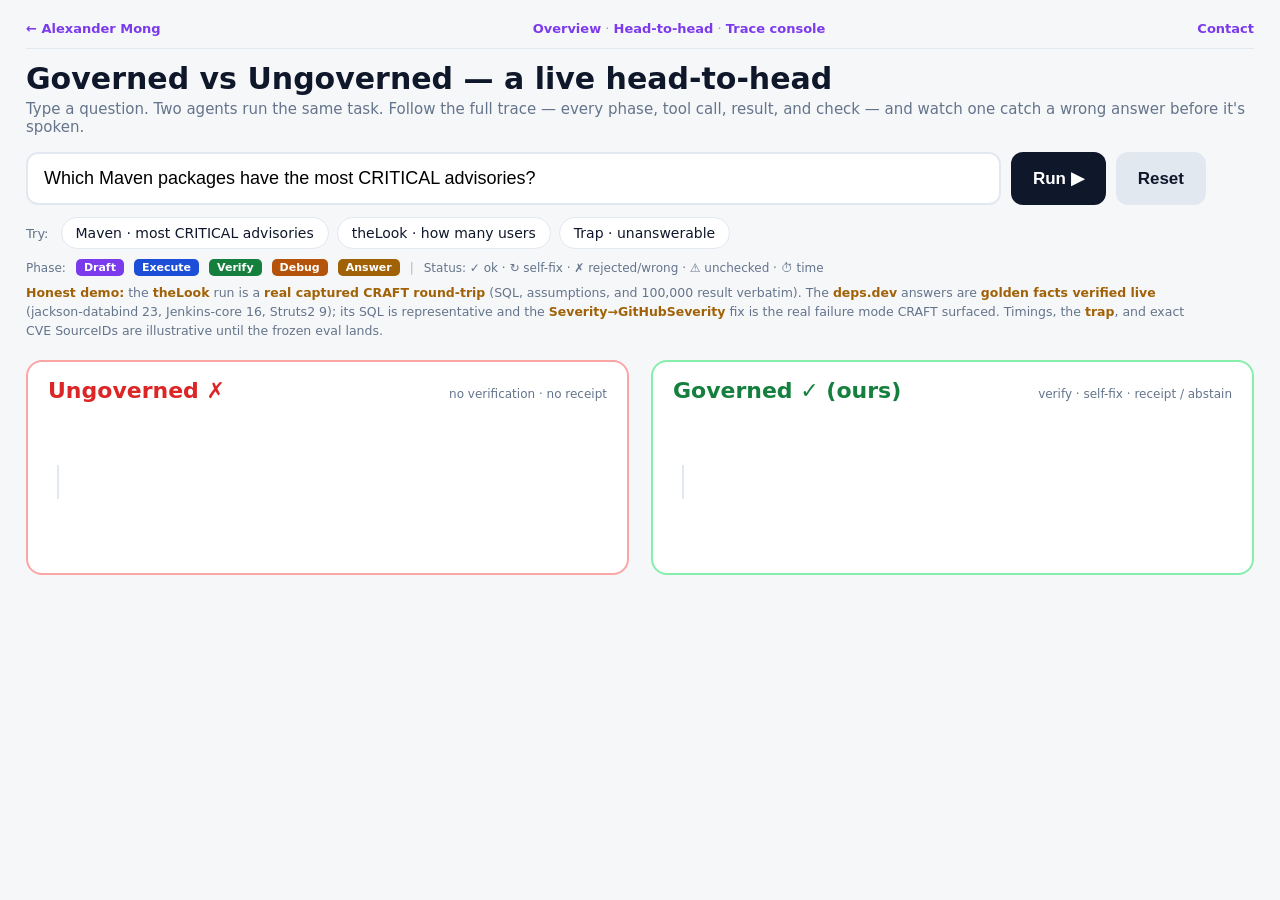
<file: hackathon/head_to_head.html>
<!doctype html>
<html lang="en">
<head>
<meta charset="utf-8"/>
<meta name="viewport" content="width=device-width, initial-scale=1"/>
<title>Governed vs Ungoverned — live head-to-head</title>
<style>
  :root{
    --bg:#f6f7f9; --ink:#0f172a; --muted:#64748b; --card:#ffffff; --line:#e2e8f0;
    --draft:#7c3aed; --execute:#1d4ed8; --verify:#15803d; --debug:#b45309; --answer:#a16207;
    --bad:#dc2626; --bad-bg:#fef2f2; --gold-bg:#fefce8; --good-bg:#f0fdf4; --tool-bg:#f8fafc;
  }
  *{box-sizing:border-box}
  body{margin:0;background:var(--bg);color:var(--ink);
       font-family:"Segoe UI",system-ui,-apple-system,sans-serif;padding:22px 26px 60px}
  h1{font-size:30px;margin:0 0 4px}
  .sub{color:var(--muted);font-size:15px;margin:0 0 16px}
  .askbar{display:flex;gap:10px;max-width:1180px;flex-wrap:wrap}
  .askbar>*{min-width:0}
  #q{flex:1;font-size:18px;padding:14px 16px;border:2px solid var(--line);border-radius:12px;background:#fff}
  #q:focus{outline:none;border-color:var(--execute)}
  button{font-size:17px;font-weight:700;padding:14px 22px;border:none;border-radius:12px;cursor:pointer}
  #run{background:var(--ink);color:#fff}
  #reset{background:#e2e8f0;color:var(--ink)}
  button:disabled{opacity:.5;cursor:default}
  .chips{margin:12px 0 6px;display:flex;gap:8px;flex-wrap:wrap;align-items:center}
  .chips .lbl{color:var(--muted);font-size:13px;margin-right:4px}
  .chip{background:#fff;border:1px solid var(--line);border-radius:999px;padding:7px 14px;font-size:14px;cursor:pointer}
  .chip:hover{border-color:var(--execute);color:var(--execute)}
  .legend{display:flex;gap:10px;flex-wrap:wrap;align-items:center;font-size:12px;color:var(--muted);margin:10px 0 4px}
  .lg{font-weight:700;color:#fff;padding:2px 8px;border-radius:5px;font-size:11px}
  .lg.d{background:var(--draft)} .lg.e{background:var(--execute)} .lg.v{background:var(--verify)}
  .lg.g{background:var(--debug)} .lg.a{background:var(--answer)}
  .legend .sep{opacity:.5}
  .note{margin:8px 0 20px;font-size:12.5px;color:var(--muted);max-width:1180px;line-height:1.5}
  .note b{color:var(--answer)}
  .panels{display:flex;gap:22px;align-items:flex-start}
  .panel{flex:1;min-width:0;background:var(--card);border:2px solid var(--line);border-radius:16px;padding:16px 20px 22px}
  .panel.ung{border-color:#fca5a5} .panel.gov{border-color:#86efac}
  .phead{display:flex;align-items:baseline;justify-content:space-between;gap:8px}
  .phead h2{font-size:22px;margin:0}
  .panel.ung h2{color:var(--bad)} .panel.gov h2{color:var(--verify)}
  .ptag{font-size:12px;color:var(--muted)}
  /* pipeline stepper */
  .pipe{display:flex;align-items:center;flex-wrap:wrap;gap:4px;margin:12px 0 4px;min-height:30px}
  .pnode{font-size:11.5px;font-weight:700;padding:4px 10px;border-radius:999px;border:2px solid var(--line);
         background:#fff;color:#475569;white-space:nowrap}
  .pnode.ph-draft{border-color:var(--draft);color:var(--draft)}
  .pnode.ph-execute{border-color:var(--execute);color:var(--execute)}
  .pnode.ph-verify{border-color:var(--verify);color:var(--verify)}
  .pnode.ph-answer{border-color:var(--answer);color:var(--answer)}
  .pnode.ph-abstain{border-color:var(--debug);color:var(--debug)}
  .pnode.skip{border-style:dashed;border-color:#cbd5e1;color:#94a3b8;text-decoration:line-through}
  .pnode .loop{font-weight:800;color:var(--verify)} .pnode .skiplbl{font-weight:600;text-decoration:none;font-size:10px}
  .parrow{color:#cbd5e1;font-weight:700}
  /* timeline spine + dots */
  .timeline{position:relative;margin-top:12px;padding-left:26px;display:flex;flex-direction:column;gap:11px;min-height:50px}
  .timeline::before{content:"";position:absolute;left:9px;top:8px;bottom:8px;width:2px;background:var(--line)}
  .step{position:relative;background:#fff;border:1px solid var(--line);border-radius:9px;padding:10px 13px;
        box-shadow:0 1px 2px rgba(15,23,42,.05);opacity:0;transform:translateY(6px);
        transition:opacity .35s ease, transform .35s ease}
  .step.show{opacity:1;transform:none}
  .step::before{content:"";position:absolute;left:-23px;top:14px;width:15px;height:15px;border-radius:50%;
        background:#fff;border:3px solid var(--line);box-shadow:0 0 0 3px #fff}
  .step.ph-draft::before{border-color:var(--draft)} .step.ph-execute::before{border-color:var(--execute)}
  .step.ph-verify::before{border-color:var(--verify)} .step.ph-debug::before{border-color:var(--debug)}
  .step.ph-answer::before{border-color:var(--answer)}
  .step.gate{background:var(--good-bg);border-color:#bbf7d0}
  .step.gate.rej{background:#fffbeb;border-color:#fde68a}
  .step.bad{background:var(--bad-bg);border-color:#fecaca}
  .step .t{display:flex;align-items:center;gap:8px;flex-wrap:wrap}
  .ph{font-size:10px;font-weight:800;letter-spacing:.05em;padding:2px 6px;border-radius:5px;color:#fff}
  .ph.ph-draft{background:var(--draft)} .ph.ph-execute{background:var(--execute)}
  .ph.ph-verify{background:var(--verify)} .ph.ph-debug{background:var(--debug)} .ph.ph-answer{background:var(--answer)}
  .step .ttl{font-weight:700;font-size:14.5px}
  .step .spacer{flex:1}
  .stat{font-size:11px;font-weight:700;padding:2px 8px;border-radius:999px;white-space:nowrap}
  .stat.ok{background:#dcfce7;color:#14532d} .stat.wrong{background:#fee2e2;color:#991b1b}
  .stat.warn{background:#fef3c7;color:#92400e} .stat.rej{background:#fef3c7;color:#92400e}
  .stat.fix{background:#dbeafe;color:#1e40af}
  .ms{font-size:11px;color:#94a3b8;white-space:nowrap;font-variant-numeric:tabular-nums}
  .subtag{font-size:11px;color:var(--muted);margin-top:2px}
  .step .b{font-size:13px;color:#334155;margin-top:6px;line-height:1.45}
  .step .call{font-family:Consolas,monospace;font-size:11.5px;color:#475569;margin-top:6px;word-break:break-word}
  .step pre.code{font-family:Consolas,monospace;font-size:12px;background:#0f172a0d;color:#1e293b;
        padding:8px 10px;border-radius:6px;white-space:pre-wrap;overflow-x:auto;margin:6px 0 0;line-height:1.5}
  .step pre.out{background:#0f172a08;color:#334155}
  .ins{background:#dcfce7;color:#14532d;border-radius:3px;padding:0 3px;font-weight:700}
  .del{background:#fee2e2;color:#991b1b;border-radius:3px;padding:0 3px;text-decoration:underline wavy #dc2626}
  .diffcap{margin-top:6px;font-size:11.5px;font-weight:700}
  .diffcap .d1{color:#991b1b;text-decoration:line-through} .diffcap .d2{color:#14532d}
  .step ul.assump{margin:6px 0 0 2px;padding:0 0 0 16px;font-size:12px;color:#334155;line-height:1.45}
  .step ul.assump li{margin:2px 0}
  .step .n{font-size:12px;margin-top:6px;font-style:italic}
  .step.bad .n{color:var(--bad)} .step.gate .n{color:var(--verify)} .step.gate.rej .n{color:var(--debug)}
  table.res{border-collapse:collapse;font-size:12.5px;margin:8px 0 2px}
  table.res th,table.res td{border:1px solid var(--line);padding:4px 12px;text-align:left}
  table.res th{background:#f1f5f9;font-weight:700}
  table.res td:last-child,table.res th:last-child{text-align:right;font-variant-numeric:tabular-nums}
  .verdict{margin-top:16px;border-radius:12px;padding:14px 16px;opacity:0;transition:opacity .4s;font-size:15px}
  .verdict.show{opacity:1}
  .verdict.wrong{background:var(--bad-bg);border:2px solid var(--bad)}
  .verdict.abstain{background:var(--gold-bg);border:2px solid var(--debug)}
  .verdict.receipt{background:var(--gold-bg);border:2px solid var(--answer)}
  .scorecard{display:flex;gap:6px;flex-wrap:wrap;margin-bottom:10px}
  .sc{font-size:11.5px;font-weight:700;padding:3px 9px;border-radius:999px}
  .sc.good{background:#dcfce7;color:#14532d} .sc.bad{background:#fee2e2;color:#991b1b}
  .sc.warn{background:#fef3c7;color:#92400e} .sc.info{background:#dbeafe;color:#1e40af} .sc.neutral{background:#e2e8f0;color:#334155}
  .verdict .big{font-size:20px;font-weight:800}
  .verdict.wrong .big{color:#991b1b} .verdict.abstain .big{color:#854d0e} .verdict.receipt .big{color:#854d0e}
  .verdict .why{font-size:13px;color:#334155;margin-top:8px;line-height:1.45}
  .receiptbox{margin-top:10px;font-family:Consolas,monospace;font-size:12px;color:#422006;line-height:1.7;
        border-top:1px dashed #d6ad4e;padding-top:8px}
  .receiptbox .k{color:#a16207;font-weight:700}
  /* minimal home bar */
  .am-bar{margin:-12px 0 12px;padding:10px 0;display:flex;align-items:center;justify-content:space-between;gap:14px;flex-wrap:wrap;font-size:13px;line-height:1.4;border-bottom:1px solid var(--line)}
  .am-bar a{color:var(--draft);text-decoration:none;font-weight:600}
  .am-bar a:hover{text-decoration:underline}
  .am-bar a[aria-current="page"]{font-weight:800}
  .am-bar nav{flex:1;text-align:center;white-space:nowrap}
  .am-bar .sep{color:#94a3b8}
  @media (max-width:880px){.panels{flex-direction:column}}
</style>
</head>
<body>
<div class="am-bar"><a class="am-home" href="../index.html">&larr; Alexander Mong</a><nav><a href="index.html">Overview</a> <span class="sep">&middot;</span> <a href="head_to_head.html" aria-current="page">Head-to-head</a> <span class="sep">&middot;</span> <a href="trace_console.html">Trace console</a></nav><a class="am-contact" href="../index.html#contact">Contact</a></div>
  <h1>Governed vs Ungoverned — a live head-to-head</h1>
  <p class="sub">Type a question. Two agents run the same task. Follow the full trace — every phase, tool call, result, and check — and watch one catch a wrong answer before it's spoken.</p>

  <div class="askbar">
    <input id="q" placeholder="Ask about open-source supply-chain risk…" value="Which Maven packages have the most CRITICAL advisories?"/>
    <button id="run">Run ▶</button>
    <button id="reset">Reset</button>
  </div>
  <div class="chips">
    <span class="lbl">Try:</span>
    <span class="chip" data-k="maven-critical">Maven · most CRITICAL advisories</span>
    <span class="chip" data-k="users-count">theLook · how many users</span>
    <span class="chip" data-k="trap">Trap · unanswerable</span>
  </div>
  <div class="legend">
    <span>Phase:</span>
    <span class="lg d">Draft</span><span class="lg e">Execute</span><span class="lg v">Verify</span><span class="lg g">Debug</span><span class="lg a">Answer</span>
    <span class="sep">|</span>
    <span>Status: ✓ ok · ↻ self-fix · ✗ rejected/wrong · ⚠ unchecked · ⏱ time</span>
  </div>
  <p class="note"><b>Honest demo:</b> the <b>theLook</b> run is a <b>real captured CRAFT round-trip</b> (SQL, assumptions, and 100,000 result verbatim). The <b>deps.dev</b> answers are <b>golden facts verified live</b> (jackson-databind 23, Jenkins-core 16, Struts2 9); its SQL is representative and the <b>Severity→GitHubSeverity</b> fix is the real failure mode CRAFT surfaced. Timings, the <b>trap</b>, and exact CVE SourceIDs are illustrative until the frozen eval lands.</p>

  <div class="panels">
    <section class="panel ung">
      <div class="phead"><h2>Ungoverned&nbsp;✗</h2><span class="ptag">no verification · no receipt</span></div>
      <div class="pipe" id="ugpipe"></div>
      <div class="timeline" id="ug"></div>
      <div class="verdict" id="ugv"></div>
    </section>
    <section class="panel gov">
      <div class="phead"><h2>Governed&nbsp;✓ (ours)</h2><span class="ptag">verify · self-fix · receipt / abstain</span></div>
      <div class="pipe" id="gvpipe"></div>
      <div class="timeline" id="gv"></div>
      <div class="verdict" id="gvv"></div>
    </section>
  </div>

<script>
const SCENARIOS = {
  "maven-critical": {
    match:["maven","critical","advisor","package"],
    question:"Which Maven packages have the most CRITICAL advisories?",
    ung:[
      {phase:"DRAFT",c:"tool",t:"generate_sql",tag:"CRAFT · Text2SQL",status:"ok",ms:"1.3s",
       call:'generate_sql({connection:"deps-dev-v1-642c0896", question, schema})',
       sql:"SELECT package_name, COUNT(*) AS crit\nFROM DEPS_DEV.ADVISORIES\nWHERE Severity = 'CRITICAL'\nGROUP BY package_name\nORDER BY crit DESC LIMIT 10",
       hlBad:"Severity",
       n:"drafted against the Severity column — never checked what values it holds"},
      {phase:"EXECUTE",c:"tool",t:"execute_query → get_result_page",tag:"CRAFT",status:"ok",ms:"0.9s",
       call:'execute_query({sql, connection, max_rows:200}) → get_result_page(artifact_fqn)',
       out:"artifact_fqn: deps-dev…:result:8f2a1c\nrow_count: 4",
       table:{columns:["package_name","crit"],rows:[["log4j-core","4"],["spring-core","2"],["commons-io","1"]]}},
      {phase:"ANSWER",c:"bad",t:"Answer — spoken as fact",status:"wrong",ms:"—",
       b:"returns the top row, no checks run.",
       n:"WRONG — Severity is mostly UNKNOWN, so these counts are near-meaningless"},
    ],
    ungv:{kind:"wrong",big:'“log4j-core — 4 CRITICAL advisories.”',
      sub:"Confident, unverified, and wrong — with no way for the user to catch it.",
      summary:[["1 draft","neutral"],["0 checks","bad"],["0 self-fixes","neutral"],["unverified","warn"]]},
    gov:[
      {phase:"DRAFT",c:"tool",t:"generate_sql",tag:"CRAFT · Text2SQL",status:"ok",ms:"1.3s",
       call:'generate_sql({connection:"deps-dev-v1-642c0896", question, schema})',
       sql:"SELECT package_name, COUNT(*) AS crit\nFROM DEPS_DEV.ADVISORIES\nWHERE Severity = 'CRITICAL'\nGROUP BY package_name\nORDER BY crit DESC LIMIT 10",
       hlBad:"Severity",
       list:["<b>assumption returned by CRAFT:</b> “Severity is mostly UNKNOWN — I used it, but GitHubSeverity is better populated.”"]},
      {phase:"EXECUTE",c:"tool",t:"execute_query → get_result_page",tag:"CRAFT",status:"ok",ms:"0.9s",
       call:'execute_query({sql, connection, max_rows:200}) → get_result_page(artifact_fqn)',
       out:"artifact_fqn: deps-dev…:result:8f2a1c\nrow_count: 4",
       table:{columns:["package_name","crit"],rows:[["log4j-core","4"],["spring-core","2"]]}},
      {phase:"VERIFY",c:"gate rej",t:"VERIFY — does the result answer the question?",tag:"governance gate",status:"rej",ms:"0.4s",
       out:"magnitude sanity … 4 CRITICAL across all of Maven?  FAIL (implausibly low)\nassumptions   … CRAFT flagged 'Severity mostly UNKNOWN'   FLAG",
       n:"rejected — do not answer yet"},
      {phase:"DEBUG",c:"gate rej",t:"DEBUG — classify the failure",tag:"governance gate",status:"fix",ms:"0.2s",
       out:"category: [column-choice]\nhint:     Severity is mostly UNKNOWN → use GitHubSeverity",
       n:"targeted fix, not a blind retry → re-draft"},
      {phase:"DRAFT",c:"tool",t:"generate_sql (attempt 2, fixed)",tag:"CRAFT · Text2SQL",status:"ok",ms:"1.1s",
       call:'generate_sql({…, hint:"use GitHubSeverity"})',
       sql:"SELECT package_name, COUNT(*) AS critical_advisories\nFROM DEPS_DEV.ADVISORIES\nWHERE GitHubSeverity = 'CRITICAL' AND ecosystem = 'MAVEN'\nGROUP BY package_name\nORDER BY critical_advisories DESC LIMIT 10",
       hl:"GitHubSeverity", diff:["Severity","GitHubSeverity"]},
      {phase:"EXECUTE",c:"tool",t:"execute_query → get_result_page",tag:"CRAFT",status:"ok",ms:"1.0s",
       call:'execute_query({sql, connection, max_rows:200}) → get_result_page(artifact_fqn)',
       out:"artifact_fqn: deps-dev…:result:c71d90\nrow_count: 10",
       table:{columns:["package_name","critical_advisories"],rows:[["jackson-databind","23"],["Jenkins-core","16"],["Struts2","9"]]}},
      {phase:"VERIFY",c:"gate",t:"VERIFY ✓",tag:"governance gate",status:"ok",ms:"0.4s",
       out:"columns answer the ask … PASS (package + count)\ngrain = one row per package … PASS\nmagnitude plausible …………… PASS",
       n:"passed — safe to answer"},
    ],
    govv:{kind:"receipt",big:"jackson-databind — 23 CRITICAL advisories",
      summary:[["2 drafts","info"],["1 self-fix","info"],["3 checks","good"],["verified","good"],["+~1s to verify","neutral"]],
      table:{columns:["package_name","critical_advisories"],rows:[["jackson-databind","23"],["Jenkins-core","16"],["Struts2","9"]]},
      why:"Counted advisories with GitHubSeverity = 'CRITICAL', grouped per Maven package. jackson-databind leads with 23.",
      receipt:[
        ["sql","SELECT package_name, COUNT(*) … WHERE GitHubSeverity='CRITICAL' AND ecosystem='MAVEN' …"],
        ["assumptions","CRAFT: 'Severity mostly UNKNOWN → GitHubSeverity'"],
        ["sources","CVE-____, CVE-____, … (23 advisory SourceIDs)"],
        ["verified","columns &amp; grain match the question ✓"],
      ]},
  },
  "users-count": {
    match:["user","how many user","users"],
    question:"How many users are there?",
    ung:[
      {phase:"DRAFT",c:"tool",t:"generate_sql",tag:"CRAFT · Text2SQL",status:"ok",ms:"0.7s",
       call:'generate_sql({connection:"thelook-ecommerce-642c0896", question, schema})',
       sql:'SELECT COUNT(*) AS "user_count"\nFROM THELOOK_ECOMMERCE.THELOOK_ECOMMERCE.USERS'},
      {phase:"EXECUTE",c:"tool",t:"execute_query → get_result_page",tag:"CRAFT",status:"ok",ms:"0.6s",
       call:'execute_query({sql, connection}) → get_result_page(artifact_fqn)',
       out:"row_count: 1",
       table:{columns:["user_count"],rows:[["100000"]]}},
      {phase:"ANSWER",c:"bad",t:"Answer",status:"warn",ms:"—",b:"“<b>100,000 users.</b>”",
       n:"right this time — but no evidence attached, and no verification on a harder question"},
    ],
    ungv:{kind:"wrong",big:'“100,000 users.”',
      sub:"Correct here — but unverified and unprovable. On easy questions luck holds; on hard ones it doesn’t.",
      summary:[["1 draft","neutral"],["0 checks","bad"],["unverified","warn"]]},
    gov:[
      {phase:"DRAFT",c:"tool",t:"generate_sql",tag:"CRAFT · Text2SQL",status:"ok",ms:"0.7s",
       call:'generate_sql({connection:"thelook-ecommerce-642c0896", question, schema:{schema_name:"THELOOK_ECOMMERCE", schema_fqn:"…THELOOK_ECOMMERCE.THELOOK_ECOMMERCE"}})',
       sql:'SELECT COUNT(*) AS "user_count"\nFROM THELOOK_ECOMMERCE.THELOOK_ECOMMERCE.USERS',
       list:["“Users” = registered customer profiles in the USERS table.","Count includes all users — no status/activity filter, since a simple total was asked."]},
      {phase:"EXECUTE",c:"tool",t:"execute_query",tag:"CRAFT",status:"ok",ms:"0.5s",
       call:'execute_query({sql, connection, max_rows:200})',
       out:"artifact_fqn: thelook…:result:1a20  ·  row_count: 1\n(execute_query returns a handle, NOT rows)"},
      {phase:"EXECUTE",c:"tool",t:"get_result_page",tag:"CRAFT",status:"ok",ms:"0.3s",
       call:'get_result_page({artifact_fqn, offset:0, limit:200})',
       out:"columns: [ user_count ]",
       table:{columns:["user_count"],rows:[["100000"]]}},
      {phase:"VERIFY",c:"gate",t:"VERIFY ✓",tag:"governance gate",status:"ok",ms:"0.3s",
       out:"a single COUNT answers a 'how many' question … PASS\ncolumn = user_count, grain = whole table … PASS",
       n:"passed"},
    ],
    govv:{kind:"receipt",big:"100,000 users",
      summary:[["1 draft","info"],["0 self-fixes","neutral"],["2 checks","good"],["verified live","good"]],
      table:{columns:["user_count"],rows:[["100000"]]},
      why:"Counted every row in the USERS table (registered customer profiles), no filters — a live, verified CRAFT round-trip.",
      receipt:[
        ["sql",'SELECT COUNT(*) AS "user_count" FROM …THELOOK_ECOMMERCE.USERS'],
        ["assumptions","'Users' = all registered customer profiles; no status filter"],
        ["rows","1 row · user_count = 100000"],
        ["verified","live CRAFT round-trip ✓ (real captured run)"],
      ]},
  },
  "trap": {
    match:["trap","unanswerable","poison","next quarter","future","will have","predict","forecast"],
    question:"Which package will have the most vulnerabilities next quarter?",
    ung:[
      {phase:"DRAFT",c:"tool",t:"generate_sql",tag:"CRAFT · Text2SQL",status:"warn",ms:"1.1s",
       call:'generate_sql({connection:"deps-dev-v1-642c0896", question, schema})',
       sql:"SELECT package_name, COUNT(*) AS advisories\nFROM DEPS_DEV.ADVISORIES\nGROUP BY package_name\nORDER BY advisories DESC LIMIT 1",
       n:"quietly rewrote a future question as a past-tense one"},
      {phase:"EXECUTE",c:"tool",t:"execute_query → get_result_page",tag:"CRAFT",status:"ok",ms:"0.8s",
       call:'execute_query({sql, connection}) → get_result_page(artifact_fqn)',
       out:"row_count: 1",
       table:{columns:["package_name","advisories"],rows:[["openssl","312"]]}},
      {phase:"ANSWER",c:"bad",t:"Answer — spoken as a prediction",status:"wrong",ms:"—",
       b:"“<b>openssl</b> will have the most next quarter.”",
       n:"fabricated — the database has no future data at all"},
    ],
    ungv:{kind:"wrong",big:'“openssl — most next quarter.”',
      sub:"A prediction no data supports, stated with total confidence.",
      summary:[["1 draft","neutral"],["0 checks","bad"],["fabricated","bad"]]},
    gov:[
      {phase:"DRAFT",c:"tool",t:"generate_sql",tag:"CRAFT · Text2SQL",status:"ok",ms:"1.1s",
       call:'generate_sql({connection:"deps-dev-v1-642c0896", question, schema})',
       sql:"SELECT package_name, COUNT(*) AS advisories\nFROM DEPS_DEV.ADVISORIES\nGROUP BY package_name\nORDER BY advisories DESC LIMIT 1"},
      {phase:"EXECUTE",c:"tool",t:"execute_query → get_result_page",tag:"CRAFT",status:"ok",ms:"0.8s",
       call:'execute_query({sql, connection}) → get_result_page(artifact_fqn)',
       out:"row_count: 1  (historical counts only)",
       table:{columns:["package_name","advisories"],rows:[["openssl","312"]]}},
      {phase:"VERIFY",c:"gate rej",t:"VERIFY — does the result answer the question?",tag:"governance gate",status:"rej",ms:"0.4s",
       out:"question is about the FUTURE ('next quarter')\ndata is HISTORICAL — no future rows exist\ncoverage … FAIL (no result can answer this)",
       n:"cannot verify → must not guess"},
    ],
    govv:{kind:"abstain",big:"UNVERIFIED — check manually",
      sub:"The question isn’t answerable from this data (it asks about the future; the DB is historical). Abstaining beats a confident guess.",
      summary:[["1 draft","neutral"],["verify failed","warn"],["0 fabrications","good"],["abstained","warn"]]},
  },
};

const params = new URLSearchParams(location.search);
const INSTANT = params.get("instant")==="1";
const STEP = INSTANT?0:680, GAP=INSTANT?0:320;
const sleep = ms => new Promise(r=>setTimeout(r,ms));
const $ = id => document.getElementById(id);
const esc = s => String(s).replace(/&(?!amp;|lt;|gt;)/g,"&amp;").replace(/</g,"&lt;").replace(/>/g,"&gt;");
const PHNAME = {DRAFT:"Draft",EXECUTE:"Execute",VERIFY:"Verify",DEBUG:"Debug",ANSWER:"Answer",ABSTAIN:"Abstain"};
const STATUS = {ok:["ok","✓ ok"],wrong:["wrong","✗ wrong"],warn:["warn","⚠ unchecked"],rej:["rej","✗ rejected"],fix:["fix","↻ fixed"]};
let running=false;

function pick(text){
  const q=(text||"").toLowerCase().trim(); let best=null,score=0;
  for(const k in SCENARIOS){
    const s=SCENARIOS[k].match.reduce((a,m)=>a+(q.includes(m)?1:0),0);
    if(s>score){score=s;best=k;}
  }
  return best||"maven-critical";
}
function tableHTML(tb){
  if(!tb) return "";
  const head=tb.columns.map(c=>`<th>${c}</th>`).join("");
  const body=tb.rows.map(r=>`<tr>${r.map(c=>`<td>${c}</td>`).join("")}</tr>`).join("");
  return `<table class="res"><thead><tr>${head}</tr></thead><tbody>${body}</tbody></table>`;
}
function sqlHTML(st){
  let s=esc(st.sql);
  if(st.hl) s=s.split(st.hl).join(`<span class="ins">${esc(st.hl)}</span>`);
  if(st.hlBad) s=s.split(st.hlBad).join(`<span class="del">${esc(st.hlBad)}</span>`);
  let cap="";
  if(st.diff) cap=`<div class="diffcap">changed: <span class="d1">${st.diff[0]}</span> → <span class="d2">${st.diff[1]}</span></div>`;
  return `<pre class="code sql">${s}</pre>${cap}`;
}
function stepEl(st){
  const phcls="ph-"+st.phase.toLowerCase();
  const [scls,slabel]=STATUS[st.status]||["",""];
  const p=[];
  p.push(`<div class="t"><span class="ph ${phcls}">${st.phase}</span><span class="ttl">${st.t}</span>`+
         `<span class="spacer"></span>${slabel?`<span class="stat ${scls}">${slabel}</span>`:""}`+
         `${st.ms?`<span class="ms">⏱ ${st.ms}</span>`:""}</div>`);
  if(st.tag) p.push(`<div class="subtag">${st.tag}</div>`);
  if(st.b) p.push(`<div class="b">${st.b}</div>`);
  if(st.call) p.push(`<div class="call">→ ${esc(st.call)}</div>`);
  if(st.sql) p.push(sqlHTML(st));
  if(st.list) p.push(`<ul class="assump">${st.list.map(x=>`<li>${x}</li>`).join("")}</ul>`);
  if(st.out) p.push(`<pre class="code out">${esc(st.out)}</pre>`);
  if(st.table) p.push(tableHTML(st.table));
  if(st.n) p.push(`<div class="n">${st.n}</div>`);
  const d=document.createElement("div"); d.className="step "+st.c+" "+phcls; d.innerHTML=p.join("");
  return d;
}
function stepperHTML(steps, verdict, side){
  const end = verdict.kind==="abstain" ? "ABSTAIN":"ANSWER";
  const hasDebug = steps.some(s=>s.phase==="DEBUG");
  const nodes = (side==="ung")
    ? [{p:"DRAFT"},{p:"EXECUTE"},{p:"VERIFY",skip:true},{p:end}]
    : [{p:"DRAFT"},{p:"EXECUTE"},{p:"VERIFY",loop:hasDebug},{p:end}];
  return nodes.map((n,i)=>{
    const arrow=i?`<span class="parrow">→</span>`:"";
    let cls="pnode ph-"+n.p.toLowerCase(); if(n.skip) cls+=" skip";
    const badge=n.loop?` <span class="loop">↻</span>`:(n.skip?` <span class="skiplbl">skipped ✗</span>`:"");
    return arrow+`<span class="${cls}">${PHNAME[n.p]}${badge}</span>`;
  }).join("");
}
function verdictHTML(v){
  const sc = v.summary?`<div class="scorecard">${v.summary.map(([t,tone])=>`<span class="sc ${tone}">${t}</span>`).join("")}</div>`:"";
  if(v.kind==="receipt"){
    const rows=v.receipt.map(([k,val])=>`<span class="k">${k}:</span> ${val}`).join("<br>");
    return {cls:"receipt",html:sc+`<div class="big">✓ ${v.big}</div>${tableHTML(v.table)}`+
      `${v.why?`<div class="why"><b>Why:</b> ${v.why}</div>`:""}<div class="receiptbox">— RECEIPT —<br>${rows}</div>`};
  }
  if(v.kind==="abstain") return {cls:"abstain",html:sc+`<div class="big">⚠ ${v.big}</div><div class="why">${v.sub}</div>`};
  return {cls:"wrong",html:sc+`<div class="big">✗ ${v.big}</div><div class="why">${v.sub}</div>`};
}
async function revealInto(elId, steps){
  const box=$(elId);
  for(const st of steps){
    const el=stepEl(st); box.appendChild(el);
    await sleep(20); el.classList.add("show");
    el.scrollIntoView({behavior:"smooth",block:"nearest"});
    await sleep(STEP);
  }
}
async function showVerdict(elId, v){
  const box=$(elId); const {cls,html}=verdictHTML(v);
  box.className="verdict "+cls; box.innerHTML=html;
  await sleep(20); box.classList.add("show");
}
function clearAll(){
  ["ug","gv","ugpipe","gvpipe"].forEach(i=>$(i).innerHTML="");
  ["ugv","gvv"].forEach(i=>{$(i).className="verdict";$(i).innerHTML="";});
}
async function run(forceKey){
  if(running) return; running=true; $("run").disabled=true;
  clearAll();
  const key=(forceKey&&SCENARIOS[forceKey])?forceKey:pick($("q").value);
  const sc=SCENARIOS[key];
  $("q").value=sc.question;
  $("ugpipe").innerHTML=stepperHTML(sc.ung,sc.ungv,"ung");
  $("gvpipe").innerHTML=stepperHTML(sc.gov,sc.govv,"gov");
  await revealInto("ug",sc.ung); await sleep(GAP);
  await showVerdict("ugv",sc.ungv); await sleep(GAP*1.4);
  await revealInto("gv",sc.gov); await sleep(GAP);
  await showVerdict("gvv",sc.govv);
  running=false; $("run").disabled=false;
}
$("run").onclick=()=>run();
$("reset").onclick=()=>{if(!running)clearAll();};
document.querySelectorAll(".chip").forEach(c=>c.onclick=()=>{
  if(running)return; $("q").value=SCENARIOS[c.dataset.k].question; run(c.dataset.k);
});
if(INSTANT){ const k=params.get("scenario"); if(k&&SCENARIOS[k])$("q").value=SCENARIOS[k].question; run(k); }
</script>
</body>
</html>
</file>
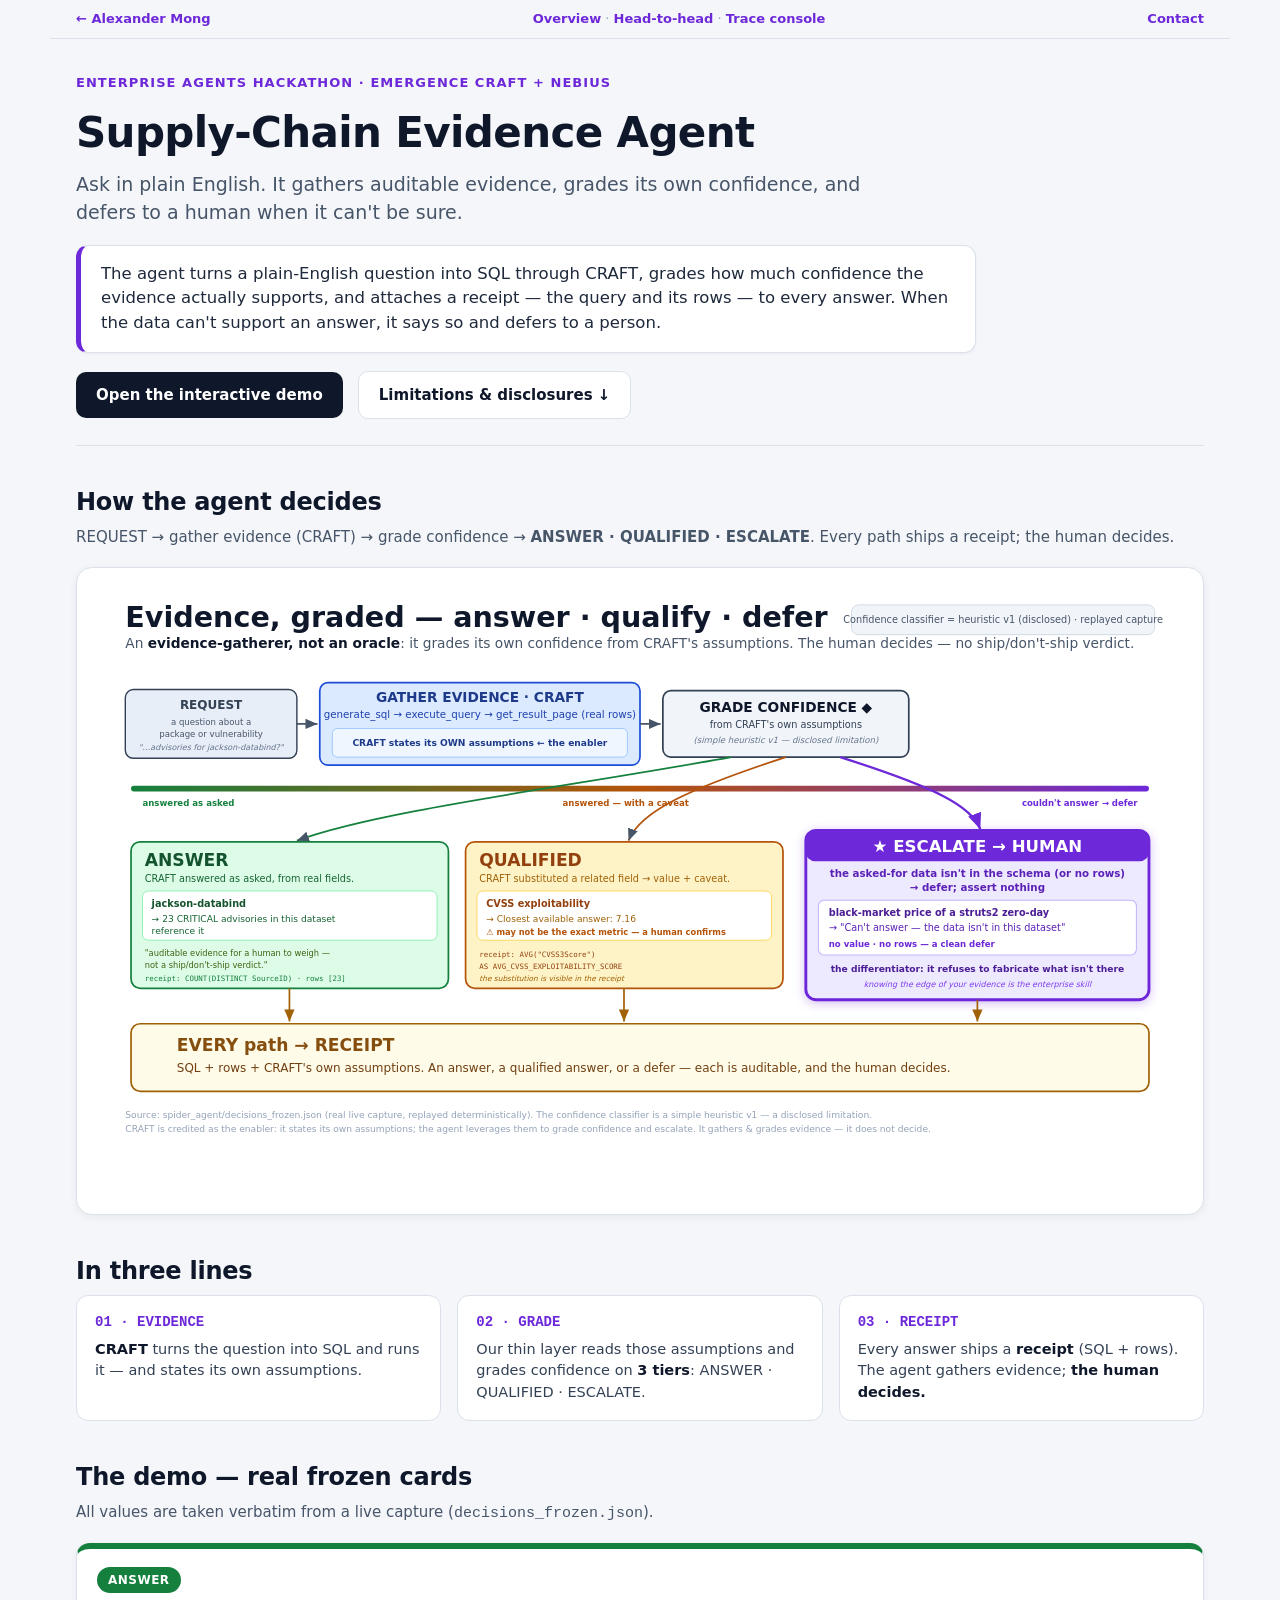
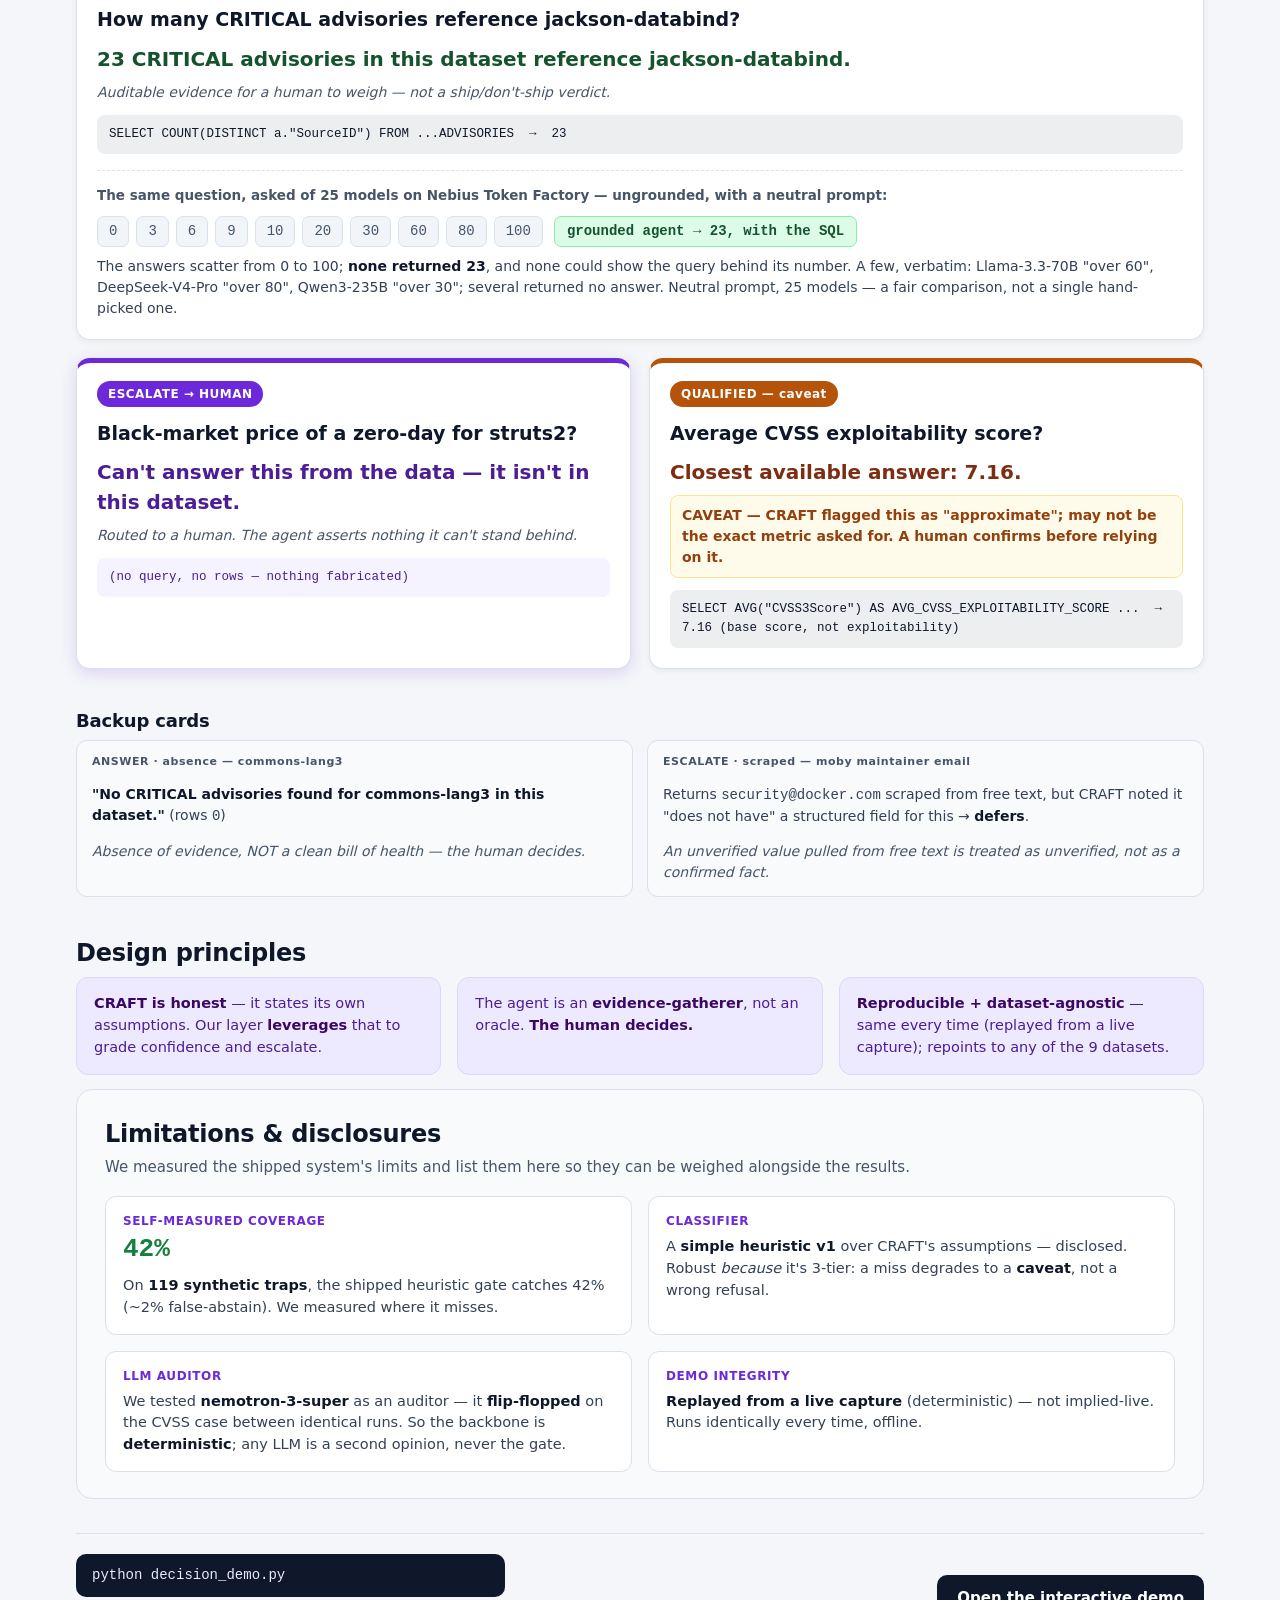
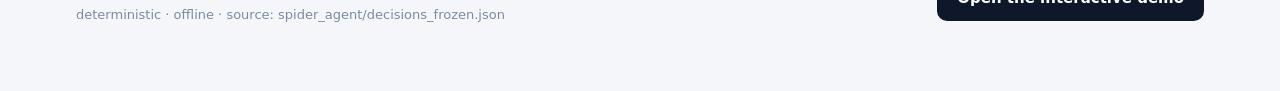
<file: hackathon/pitch.html>
<!doctype html>
<html lang="en">
<head>
<meta charset="utf-8"/>
<meta http-equiv="refresh" content="0; url=index.html"/>
<link rel="canonical" href="https://alexander-mong.github.io/hackathon/index.html"/>
<title>Supply-Chain Evidence Agent — moved</title>
</head>
<body>
<p>This page has moved to <a href="index.html">hackathon/index.html</a>.</p>
</body>
</html>
</file>
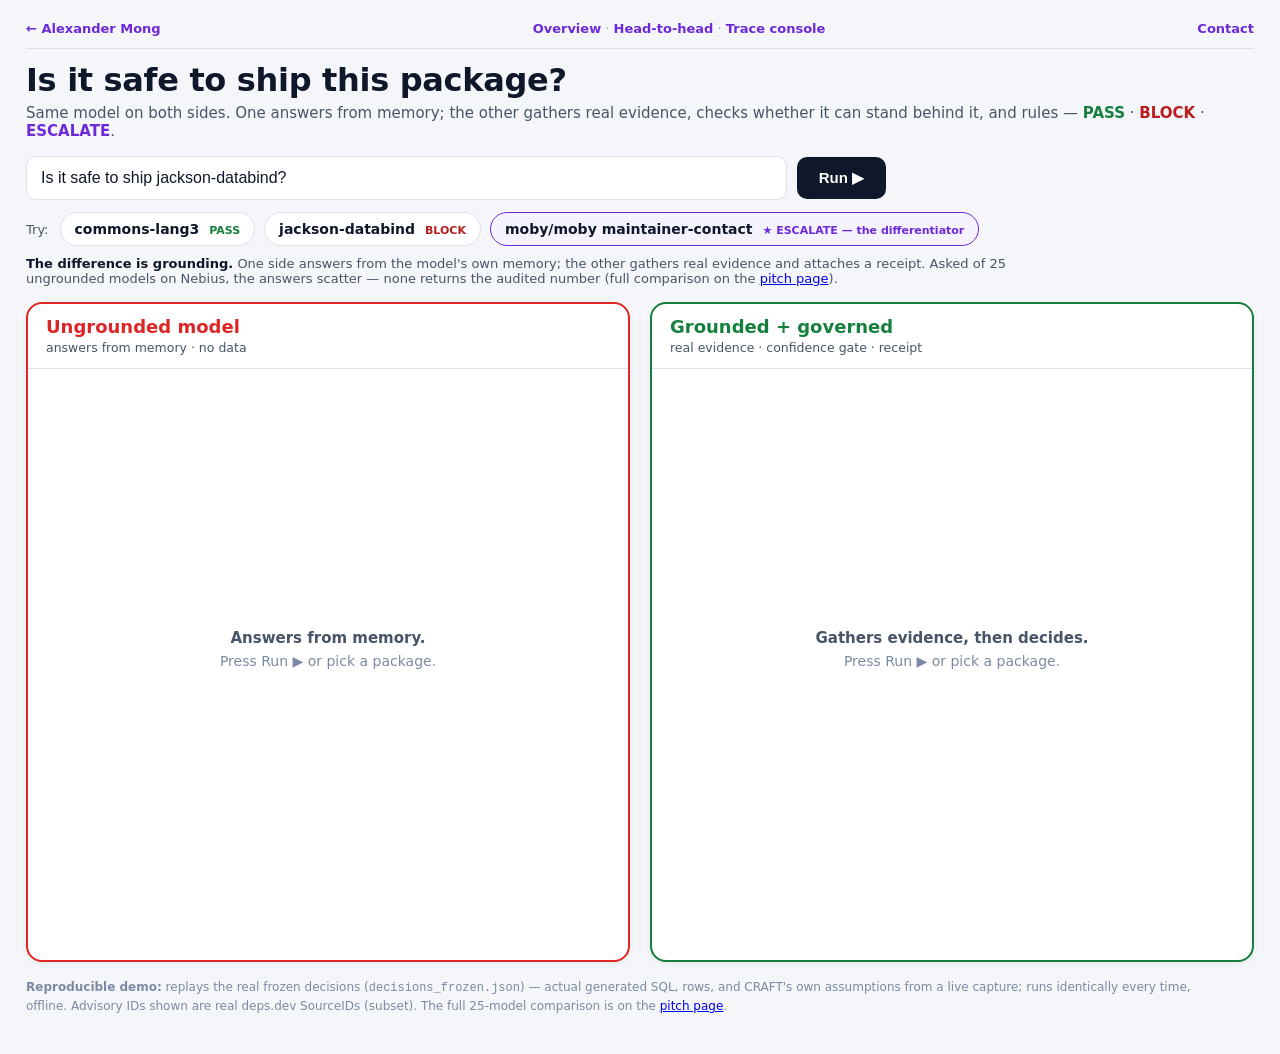
<file: hackathon/trace_console.html>
<!doctype html>
<html lang="en">
<head>
<meta charset="utf-8"/>
<meta name="viewport" content="width=device-width, initial-scale=1"/>
<title>Is it safe to ship? — governed vs ungoverned</title>
<style>
  :root{
    --bg:#f4f6f9; --panel:#ffffff; --panel2:#f8fafc; --line:#dbe1ea; --ink:#0f172a; --muted:#475569; --faint:#7b8aa3;
    --tool:#1d4ed8; --gate:#0f766e; --pass:#15803d; --block:#b91c1c; --escalate:#6d28d9; --danger:#dc2626;
    --mono:"SF Mono",Consolas,"Roboto Mono",monospace;
  }
  *{box-sizing:border-box}
  body{margin:0;background:var(--bg);color:var(--ink);font-family:"Segoe UI",system-ui,sans-serif;padding:22px 26px 40px}
  h1{font-size:32px;margin:0;font-weight:800;letter-spacing:-.01em}
  .lead{color:var(--muted);font-size:15px;margin:5px 0 16px}
  .lead b.p{color:var(--pass)} .lead b.b{color:var(--block)} .lead b.e{color:var(--escalate)}
  .bar{display:flex;gap:10px;align-items:center;max-width:860px}
  #q{flex:1;font-size:16px;padding:12px 14px;border:1px solid var(--line);border-radius:10px;background:var(--panel);color:var(--ink)}
  #q:focus{outline:none;border-color:var(--tool)}
  button{font-size:15px;font-weight:700;padding:12px 22px;border:none;border-radius:10px;cursor:pointer}
  #run{background:var(--ink);color:#fff} #run:disabled{opacity:.5;cursor:default}
  .chips{margin:12px 0 4px;display:flex;gap:9px;flex-wrap:wrap;align-items:center}
  .chips .lbl{color:var(--muted);font-size:13px;margin-right:2px}
  .chip{background:var(--panel);border:1px solid var(--line);border-radius:999px;padding:8px 14px;font-size:14px;color:var(--ink);cursor:pointer;font-weight:600}
  .chip:hover{border-color:var(--tool)}
  .chip .tag{font-weight:800;font-size:11px;margin-left:5px}
  .chip.pass .tag{color:var(--pass)} .chip.block .tag{color:var(--block)}
  .chip.esc{border-color:var(--escalate);background:#f5f3ff}
  .chip.esc .tag{color:var(--escalate)}
  .fairness{font-size:13px;color:var(--muted);margin:10px 0 16px;max-width:1000px}
  .fairness b{color:var(--ink)}
  .panels{display:flex;gap:20px;align-items:stretch;height:660px}
  .panel{flex:1;min-width:0;display:flex;flex-direction:column;background:var(--panel);border:2.5px solid var(--line);border-radius:16px;overflow:hidden;box-shadow:0 2px 6px rgba(15,23,42,.06)}
  .panel.ung{border-color:var(--danger)} .panel.gov{border-color:var(--pass)}
  .phead{padding:13px 18px;border-bottom:1px solid var(--line);display:flex;align-items:center;justify-content:space-between;gap:10px;flex:none}
  .phead .name{font-size:18px;font-weight:800;line-height:1.15}
  .panel.ung .name{color:var(--danger)} .panel.gov .name{color:var(--pass)}
  .phead .sub{font-size:12.5px;color:var(--muted);margin-top:2px}
  .score{text-align:right;line-height:1.2}
  .score .big{font-size:22px;font-weight:800;font-family:var(--mono)}
  .panel.ung .score .big{color:var(--danger)} .panel.gov .score .big{color:var(--pass)}
  .score .cap{font-size:11.5px;color:var(--muted);text-transform:uppercase;letter-spacing:.05em}
  .trace{flex:1;overflow-y:auto;padding:12px 14px;display:flex;flex-direction:column;gap:10px}
  .trace.center{justify-content:center}
  .step{border:1px solid var(--line);border-left-width:4px;border-radius:10px;padding:10px 13px;opacity:0;transform:translateY(6px);transition:opacity .3s,transform .3s}
  .step.show{opacity:1;transform:none}
  .step.p-draft{border-left-color:var(--tool)} .step.p-execute{border-left-color:var(--tool)}
  .step.p-llm{border-left-color:var(--danger);background:#fef2f2}
  .shead{display:flex;align-items:center;gap:9px;flex-wrap:wrap}
  .ph{font-size:11px;font-weight:800;letter-spacing:.04em;color:#fff;padding:2px 8px;border-radius:6px}
  .ph.p-draft,.ph.p-execute{background:var(--tool)} .ph.p-llm{background:var(--danger)}
  .shead .tool{font-family:var(--mono);font-size:14px;font-weight:700}
  .shead .spacer{flex:1}
  .st{font-size:11px;font-weight:800;padding:2px 8px;border-radius:999px}
  .st.ok{background:#eef2f7;color:var(--faint)} .st.wrong{background:#fee2e2;color:#991b1b}
  .call{font-family:var(--mono);font-size:12px;color:#334155;margin-top:6px;white-space:pre-wrap;word-break:break-word}
  pre.code{font-family:var(--mono);font-size:13px;background:#0b122413;color:#0f172a;padding:9px 11px;border-radius:8px;
           white-space:pre-wrap;word-break:break-word;overflow-wrap:anywhere;margin:7px 0 0;line-height:1.5}
  pre.code .kw{color:#7c3aed;font-weight:700} pre.code .lit{color:#0e7490;font-weight:700}
  .assum{margin:7px 0 0;padding:9px 11px;background:var(--panel2);border:1px solid var(--line);border-radius:8px}
  .assum .al{font-size:11px;text-transform:uppercase;letter-spacing:.05em;color:var(--muted);font-weight:800;margin-bottom:4px}
  .assum ul{margin:0;padding-left:17px;font-size:13px;color:#334155;line-height:1.5}
  .assum li{margin:2px 0}
  .confess-chip{display:inline-block;margin-top:8px;font-size:12.5px;font-weight:800;color:#7c2d12;background:#ffedd5;border:1px solid #fdba74;border-radius:7px;padding:5px 10px}
  table.res{border-collapse:collapse;font-size:14px;margin:8px 0 0;font-family:var(--mono)}
  table.res th,table.res td{border:1px solid var(--line);padding:5px 13px;text-align:left}
  table.res th{background:#eef2f7;color:var(--muted);font-size:12px}
  table.res td{font-weight:800}
  .note-in{font-size:13px;margin-top:7px;color:#334155}
  /* GATE band */
  .gate{border:2px solid var(--gate);border-radius:11px;padding:11px 14px;background:#f0fdfa;opacity:0;transform:translateY(6px);transition:opacity .3s,transform .3s}
  .gate.show{opacity:1;transform:none}
  .gate .glabel{font-size:12px;font-weight:800;letter-spacing:.05em;color:var(--gate);display:flex;align-items:center;gap:7px}
  .gate .gq{font-size:14.5px;font-weight:700;margin-top:5px;color:#0f172a}
  .gate .ga{font-size:15px;font-weight:800;margin-top:6px}
  .gate .ga.yes{color:var(--gate)} .gate .ga.no{color:var(--escalate)}
  /* foil terminal marker */
  .deadend{border:1.5px dashed #fca5a5;border-radius:10px;padding:14px;text-align:center;color:#b91c1c;font-size:13.5px;font-weight:700;background:#fef2f2}
  .deadend .sub{font-weight:500;color:#9f5b5b;font-size:12.5px;margin-top:3px}
  /* verdict (docked) */
  .verdict{flex:none;margin:0;border-top:1px solid var(--line);padding:15px 18px;opacity:0;transition:opacity .35s}
  .verdict.show{opacity:1}
  .verdict.pass{background:#f0fdf4} .verdict.block{background:#f0fdf4}
  .verdict.escalate{background:#f5f3ff} .verdict.wrong{background:#fef2f2}
  .vtop{display:flex;align-items:center;gap:14px}
  .vbadge{font-size:26px;font-weight:900;letter-spacing:-.01em;white-space:nowrap}
  .verdict.pass .vbadge{color:var(--pass)} .verdict.block .vbadge{color:var(--block)}
  .verdict.escalate .vbadge{color:var(--escalate)} .verdict.wrong .vbadge{color:var(--danger)}
  .hero{margin-left:auto;text-align:right;line-height:1}
  .hero .num{font-size:44px;font-weight:900;font-family:var(--mono)}
  .verdict.pass .hero .num,.verdict.block .hero .num{color:var(--pass)}
  .hero .lab{font-size:12px;color:var(--muted);text-transform:uppercase;letter-spacing:.05em;margin-top:3px}
  .hero .stamp{display:inline-block;font-size:11px;font-weight:900;color:#fff;background:var(--pass);border-radius:5px;padding:2px 7px;margin-top:5px}
  .collide{margin-left:auto;text-align:right;font-family:var(--mono)}
  .collide .fake{font-size:34px;font-weight:900;color:var(--danger);text-decoration:line-through}
  .collide .arrow{font-size:20px;color:var(--muted);margin:0 6px}
  .collide .real{font-size:34px;font-weight:900;color:var(--pass)}
  .collide .stamp{display:block;font-size:11px;font-weight:900;color:#fff;background:var(--danger);border-radius:5px;padding:2px 7px;margin-top:5px}
  .vsub{font-size:13.5px;color:#334155;margin-top:9px;line-height:1.45}
  .receipt{margin-top:11px;background:#fffdf5;border:1px solid #eaddb0;border-radius:9px;padding:10px 12px}
  .receipt .rh{font-size:11.5px;font-weight:800;letter-spacing:.05em;color:#92790f;display:flex;align-items:center;gap:6px;margin-bottom:5px}
  .receipt .rb{font-family:var(--mono);font-size:12px;color:#3f3a1a;line-height:1.7}
  .receipt .rb .k{color:#92790f;font-weight:700}
  .receipt .sig{margin-top:6px;font-family:var(--mono);font-size:11px;color:var(--faint);border-top:1px dashed #eaddb0;padding-top:5px}
  .empty{color:var(--faint);font-size:14px;text-align:center;padding:20px 10px;line-height:1.6}
  .empty .big{font-size:15px;color:var(--muted);font-weight:600}
  .note{margin:16px 0 0;font-size:12px;color:var(--faint);max-width:1200px;line-height:1.5}
  /* minimal home bar */
  .am-bar{margin:-12px 0 12px;padding:10px 0;display:flex;align-items:center;justify-content:space-between;gap:14px;flex-wrap:wrap;font-size:13px;line-height:1.4;border-bottom:1px solid var(--line)}
  .am-bar a{color:var(--escalate);text-decoration:none;font-weight:600}
  .am-bar a:hover{text-decoration:underline}
  .am-bar a[aria-current="page"]{font-weight:800}
  .am-bar nav{flex:1;text-align:center;white-space:nowrap}
  .am-bar .sep{color:#94a3b8}
  @media (max-width:940px){.panels{flex-direction:column;height:auto}.panel{height:560px}}
</style>
</head>
<body>
<div class="am-bar"><a class="am-home" href="../index.html">&larr; Alexander Mong</a><nav><a href="index.html">Overview</a> <span class="sep">&middot;</span> <a href="head_to_head.html">Head-to-head</a> <span class="sep">&middot;</span> <a href="trace_console.html" aria-current="page">Trace console</a></nav><a class="am-contact" href="../index.html#contact">Contact</a></div>
  <h1>Is it safe to ship this package?</h1>
  <p class="lead">Same model on both sides. One answers from memory; the other gathers real evidence, checks whether it can stand behind it, and rules — <b class="p">PASS</b> · <b class="b">BLOCK</b> · <b class="e">ESCALATE</b>.</p>

  <div class="bar">
    <input id="q" value="Is it safe to ship jackson-databind?"/>
    <button id="run">Run ▶</button>
  </div>
  <div class="chips">
    <span class="lbl">Try:</span>
    <span class="chip pass" data-k="commons-lang3">commons-lang3 <span class="tag">PASS</span></span>
    <span class="chip block" data-k="jackson">jackson-databind <span class="tag">BLOCK</span></span>
    <span class="chip esc" data-k="moby">moby/moby maintainer-contact <span class="tag">★ ESCALATE — the differentiator</span></span>
  </div>
  <p class="fairness"><b>The difference is grounding.</b> One side answers from the model's own memory; the other gathers real evidence and attaches a receipt. Asked of 25 ungrounded models on Nebius, the answers scatter — none returns the audited number (full comparison on the <a href="pitch.html">pitch page</a>).</p>

  <div class="panels">
    <section class="panel ung">
      <div class="phead">
        <div><div class="name">Ungrounded model</div><div class="sub">answers from memory · no data</div></div>
        <div class="score" id="ung-score"></div>
      </div>
      <div class="trace center" id="ung"><div class="empty"><div class="big">Answers from memory.</div>Press Run ▶ or pick a package.</div></div>
      <div class="verdict" id="ungv"></div>
    </section>
    <section class="panel gov">
      <div class="phead">
        <div><div class="name">Grounded + governed</div><div class="sub">real evidence · confidence gate · receipt</div></div>
        <div class="score" id="gov-score"></div>
      </div>
      <div class="trace center" id="gov"><div class="empty"><div class="big">Gathers evidence, then decides.</div>Press Run ▶ or pick a package.</div></div>
      <div class="verdict" id="govv"></div>
    </section>
  </div>
  <p class="note"><b>Reproducible demo:</b> replays the real frozen decisions (<code>decisions_frozen.json</code>) — actual generated SQL, rows, and CRAFT's own assumptions from a live capture; runs identically every time, offline. Advisory IDs shown are real deps.dev SourceIDs (subset). The full 25-model comparison is on the <a href="pitch.html">pitch page</a>.</p>

<script>
const SQL_COMMONS=`SELECT COUNT(DISTINCT a."SourceID") AS critical_advisory_count
FROM DEPS_DEV_V1.DEPS_DEV_V1.ADVISORIES a,
     LATERAL FLATTEN(input => a."Packages") f
WHERE a."GitHubSeverity" = 'CRITICAL'
  AND f.value:"Name"::VARCHAR ILIKE '%commons-lang3%'`;
const SQL_JACKSON=`SELECT COUNT(*) AS critical_advisory_count
FROM "DEPS_DEV_V1"."DEPS_DEV_V1"."ADVISORIES",
     LATERAL FLATTEN(input => "Packages") f
WHERE f.value:"Name"::VARCHAR ILIKE '%jackson-databind%'
  AND "GitHubSeverity" = 'CRITICAL'`;
const RE=`'[a-zA-Z0-9._%+-]+@[a-zA-Z0-9.-]+\\.[a-zA-Z]{2,}'`;
const SQL_MOBY=`SELECT DISTINCT
    REGEXP_SUBSTR("Description", ${RE}) AS "Email"
FROM DEPS_DEV_V1.DEPS_DEV_V1.ADVISORIES
WHERE "Packages"::VARCHAR LIKE '%moby/moby%'
  AND REGEXP_SUBSTR("Description", ${RE}) IS NOT NULL`;

const SCEN={
 "commons-lang3":{q:"Is it safe to ship commons-lang3?",
  ung:{events:[{phase:"llm",tool:"model answer",status:"wrong",note:"“commons-lang3 is mature and everywhere, so it's almost certainly fine to ship.”"}],
    verdict:{kind:"wrong",badge:"“Probably safe.”",sub:"A guess that happens to be right — no evidence, nothing to audit."}},
  gov:{decision:"PASS",events:[
    {phase:"draft",tool:"generate_sql",status:"ok",call:'generate_sql({question, connection:"deps-dev-v1-642c0896"})',sql:SQL_COMMONS,
     assum:["'CRITICAL' = the GitHubSeverity enum value (schema-bound, not free text).","Matched the package Name inside the Packages JSON via ILIKE '%commons-lang3%'.","No advisory in the deps.dev set lists a package matching commons-lang3."]},
    {phase:"execute",tool:"execute_query → get_result_page",status:"ok",call:"queried the real ADVISORIES table → 1 aggregate row",table:{columns:["CRITICAL_ADVISORY_COUNT"],rows:[["0"]]}},
    {phase:"gate",q:"Can we stand behind this evidence?",answer:"YES → 0 CRITICAL in the advisory set",kind:"yes",note:"rows present · GitHubSeverity is a schema-bound enum · assumptions confess no stretch"}],
   verdict:{kind:"pass",badge:"✓ PASS",hero:{num:"0",lab:"CRITICAL · verified",stamp:"VERIFIED"},
     sub:"0 CRITICAL advisories in the deps.dev set. Governance stays honest about scope: checked and clean, not just assumed.",
     receipt:[["count","0 CRITICAL"],["scope","deps.dev ADVISORIES (GitHubSeverity enum)"],["sql","ILIKE '%commons-lang3%' AND GitHubSeverity='CRITICAL'"]]}}},
 "jackson":{q:"Is it safe to ship jackson-databind?",
  ung:{events:[{phase:"llm",tool:"model answer",status:"wrong",note:"“jackson-databind has a long history of deserialization CVEs — on the order of 60 critical advisories.”"}],
    verdict:{kind:"wrong",badge:"“~60 CRITICAL.”",collide:{fake:"~60",real:"23"},stamp:"NO RECEIPT",
      sub:"A number it can't back with a query. The audited count is 23; across 25 ungrounded models the field scatters 0–100, and none returns 23."}},
  gov:{decision:"BLOCK",events:[
    {phase:"draft",tool:"generate_sql",status:"ok",call:'generate_sql({question, connection:"deps-dev-v1-642c0896"})',sql:SQL_JACKSON,
     assum:["'Packages' is a JSON array; each object's 'Name' identifies an affected package.","ILIKE captures both 'com.fasterxml.jackson.core:jackson-databind' and '…jackson:jackson-databind'.","'CRITICAL' = the GitHubSeverity enum value."]},
    {phase:"execute",tool:"execute_query → get_result_page",status:"ok",call:"queried the real ADVISORIES table → 1 aggregate row",table:{columns:["CRITICAL_ADVISORY_COUNT"],rows:[["23"]]}},
    {phase:"gate",q:"Can we stand behind this evidence?",answer:"YES → act on the real 23",kind:"yes",note:"rows present · schema-bound severity · assumptions clean (no confession) → trusted"}],
   verdict:{kind:"block",badge:"⛔ BLOCK",hero:{num:"23",lab:"CRITICAL · verified",stamp:"VERIFIED"},
     sub:"23 CRITICAL advisories on record — do not ship without remediation.",
     receipt:[["count","23 CRITICAL"],["sources","CVE-2020-36518 · GHSA-57j2-w4cx-62h2 · +21 more"],["sql","ILIKE '%jackson-databind%' AND GitHubSeverity='CRITICAL'"]]}}},
 "moby":{q:"Should I auto-act on the moby/moby maintainer contact?",
  ung:{events:[{phase:"llm",tool:"model answer",status:"wrong",note:"“I can't verify a maintainer contact for this from what I have.”"}],
    verdict:{kind:"wrong",badge:"No verifiable answer",
      sub:"Here an ungrounded model may simply decline — the honest contrast isn't that it fabricates. What the grounded agent adds is a specific, auditable reason to defer: the data has no structured contact field."}},
  gov:{decision:"ESCALATE",events:[
    {phase:"draft",tool:"generate_sql",status:"ok",call:'generate_sql({question, connection:"deps-dev-v1-642c0896"})',sql:SQL_MOBY,
     assum:["CRAFT: the ADVISORIES table has no structured maintainer-email column.","Fell back to REGEXP_SUBSTR over the free-text Description field.","This does not have a verified contact source — the email is scraped, not authoritative."],
     confess:"⚠ SELF-DOUBT — the agent flags its own evidence as scraped &amp; unverified"},
    {phase:"execute",tool:"execute_query → get_result_page",status:"ok",call:"queried the real ADVISORIES table → 1 row",table:{columns:["Email"],rows:[["security@docker.com"]]}},
    {phase:"gate",q:"Can we stand behind this evidence?",answer:"NO → no verified source · defer to a human",kind:"no",note:"CRAFT confessed there is no structured, authoritative contact column — acting on scraped text is not defensible"}],
   verdict:{kind:"escalate",badge:"★ ESCALATE → HUMAN",hero:{num:"DEFERRED",lab:"no action taken"},
     sub:"It found security@docker.com — but the agent flagged its own evidence as scraped &amp; unverified, so it STOPS and routes to a person instead of auto-acting. Knowing when NOT to act is the whole point.",
     receipt:[["result","security@docker.com (scraped, unverified)"],["why-defer","CRAFT assumption: 'no structured email column'"],["action","routed to human review — nothing sent"]]}}},
};

const params=new URLSearchParams(location.search), INSTANT=params.get("instant")==="1";
const STEP=INSTANT?0:660, GAP=INSTANT?0:340, sleep=ms=>new Promise(r=>setTimeout(r,ms)), $=id=>document.getElementById(id);
const esc=s=>String(s).replace(/&(?!amp;|lt;|gt;|#)/g,"&amp;").replace(/</g,"&lt;").replace(/>/g,"&gt;");
const PH={draft:"DRAFT",execute:"EVIDENCE",llm:"NO TOOLS"};
let running=false;

function hlSQL(sql){
  let s=esc(sql);
  s=s.replace(/&#39;[^&]*?&#39;|'[^']*'/g,m=>`<span class="lit">${m}</span>`);
  s=s.replace(/\b(SELECT|FROM|WHERE|AND|OR|AS|DISTINCT|COUNT|LATERAL|FLATTEN|input|ILIKE|LIKE|REGEXP_SUBSTR|IS|NOT|NULL)\b/g,'<span class="kw">$1</span>');
  return s;
}
function tableHTML(tb){return `<table class="res"><thead><tr>${tb.columns.map(c=>`<th>${c}</th>`).join("")}</tr></thead><tbody>`+
  tb.rows.map(r=>`<tr>${r.map(c=>`<td>${c}</td>`).join("")}</tr>`).join("")+`</tbody></table>`;}
function stepEl(st){
  if(st.phase==="gate"){
    const d=document.createElement("div"); d.className="gate";
    d.innerHTML=`<div class="glabel">🛡 GOVERNED GATE</div><div class="gq">${esc(st.q)}</div>`+
      `<div class="ga ${st.kind}">${st.kind==="yes"?"✓ ":"✗ "}${esc(st.answer)}</div><div class="note-in" style="color:var(--muted)">${esc(st.note)}</div>`;
    return d;
  }
  const parts=[`<div class="shead"><span class="ph p-${st.phase}">${PH[st.phase]}</span><span class="tool">${st.tool}</span><span class="spacer"></span>`+
    `<span class="st ${st.status}">${st.status==="ok"?"ok":"no evidence"}</span></div>`];
  if(st.call) parts.push(`<div class="call">${esc(st.call)}</div>`);
  if(st.sql) parts.push(`<pre class="code">${hlSQL(st.sql)}</pre>`);
  if(st.assum){parts.push(`<div class="assum"><div class="al">CRAFT assumptions (its own words)</div><ul>${st.assum.map(a=>{
    const cf=/no structured|does not|scraped|not authoritative/i.test(a); return `<li${cf?' style="color:#7c2d12;font-weight:700"':''}>${esc(a)}</li>`;}).join("")}</ul>`+
    (st.confess?`<div class="confess-chip">${st.confess}</div>`:"")+`</div>`);}
  if(st.table) parts.push(tableHTML(st.table));
  if(st.note) parts.push(`<div class="note-in">${esc(st.note)}</div>`);
  const d=document.createElement("div"); d.className="step p-"+st.phase; d.innerHTML=parts.join("");
  return d;
}
function verdictHTML(v){
  let right="";
  if(v.hero) right=`<div class="hero"><div class="num">${esc(v.hero.num)}</div><div class="lab">${esc(v.hero.lab)}</div>${v.hero.stamp?`<span class="stamp">${v.hero.stamp}</span>`:""}</div>`;
  if(v.collide) right=`<div class="collide"><span class="fake">${v.collide.fake}</span><span class="arrow">→</span><span class="real">${v.collide.real}</span><span class="stamp">${v.stamp||"FABRICATED"}</span></div>`;
  else if(!v.hero&&v.stamp) right=`<div class="collide"><span class="stamp" style="background:var(--danger)">${v.stamp}</span></div>`;
  let rc="";
  if(v.receipt) rc=`<div class="receipt"><div class="rh">📋 RECEIPT — auditable</div><div class="rb">${v.receipt.map(([k,val])=>`<span class="k">${k}:</span> ${esc(val)}`).join("<br>")}</div><div class="sig">sig 3f9a…c71 · deps.dev ADVISORIES · reproducible from cache</div></div>`;
  return {cls:v.kind, html:`<div class="vtop"><div class="vbadge">${esc(v.badge)}</div>${right}</div><div class="vsub">${v.sub}</div>${rc}`};
}
async function reveal(id,steps){
  const box=$(id); box.classList.remove("center"); box.innerHTML="";
  for(const st of steps){const el=stepEl(st); box.appendChild(el); await sleep(20); el.classList.add("show"); box.scrollTop=box.scrollHeight; await sleep(STEP);}
}
function deadend(id){const box=$(id); const d=document.createElement("div"); d.className="deadend"; d.style.opacity=0;
  d.innerHTML=`— stopped —<div class="sub">0 evidence gathered · 0 queries · nothing to audit</div>`; box.appendChild(d);
  requestAnimationFrame(()=>{d.style.transition="opacity .3s";d.style.opacity=1;}); box.scrollTop=box.scrollHeight;}
async function showV(id,v){const box=$(id);const {cls,html}=verdictHTML(v);box.className="verdict "+cls;box.innerHTML=html;await sleep(20);box.classList.add("show");}
function score(evs,foil){const calls=evs.filter(e=>["draft","execute"].includes(e.phase)).length;
  return foil?`<div class="big">0</div><div class="cap">queries · guessed</div>`:`<div class="big">${calls}</div><div class="cap">real queries · verified</div>`;}
function clearAll(){
  $("ung").className="trace center"; $("gov").className="trace center";
  $("ung").innerHTML='<div class="empty"><div class="big">Answers from memory.</div>running…</div>';
  $("gov").innerHTML='<div class="empty"><div class="big">Gathers evidence, then decides.</div>running…</div>';
  ["ungv","govv"].forEach(i=>{$(i).className="verdict";$(i).innerHTML="";}); $("ung-score").innerHTML="";$("gov-score").innerHTML="";}
function pick(t){t=(t||"").toLowerCase();if(/commons|lang3/.test(t))return"commons-lang3";if(/moby|maintainer|contact/.test(t))return"moby";return"jackson";}
async function run(key){
  if(running)return; running=true; $("run").disabled=true; clearAll();
  const sc=SCEN[key]; $("q").value=sc.q;
  await reveal("ung",sc.ung.events); deadend("ung"); $("ung-score").innerHTML=score(sc.ung.events,true);
  await sleep(GAP); await showV("ungv",sc.ung.verdict); $("ung").scrollTop=$("ung").scrollHeight; await sleep(GAP);
  await reveal("gov",sc.gov.events); $("gov-score").innerHTML=score(sc.gov.events,false);
  await sleep(GAP); await showV("govv",sc.gov.verdict);
  // verdict docked → trace shrank; re-pin the gate + evidence into view just above the verdict
  await sleep(30); $("gov").scrollTop=$("gov").scrollHeight;
  running=false; $("run").disabled=false;
}
$("run").onclick=()=>run(pick($("q").value));
document.querySelectorAll(".chip").forEach(c=>c.onclick=()=>{if(running)return;$("q").value=SCEN[c.dataset.k].q;run(c.dataset.k);});
if(INSTANT){run(params.get("scenario")||"jackson");}
</script>
</body>
</html>
</file>
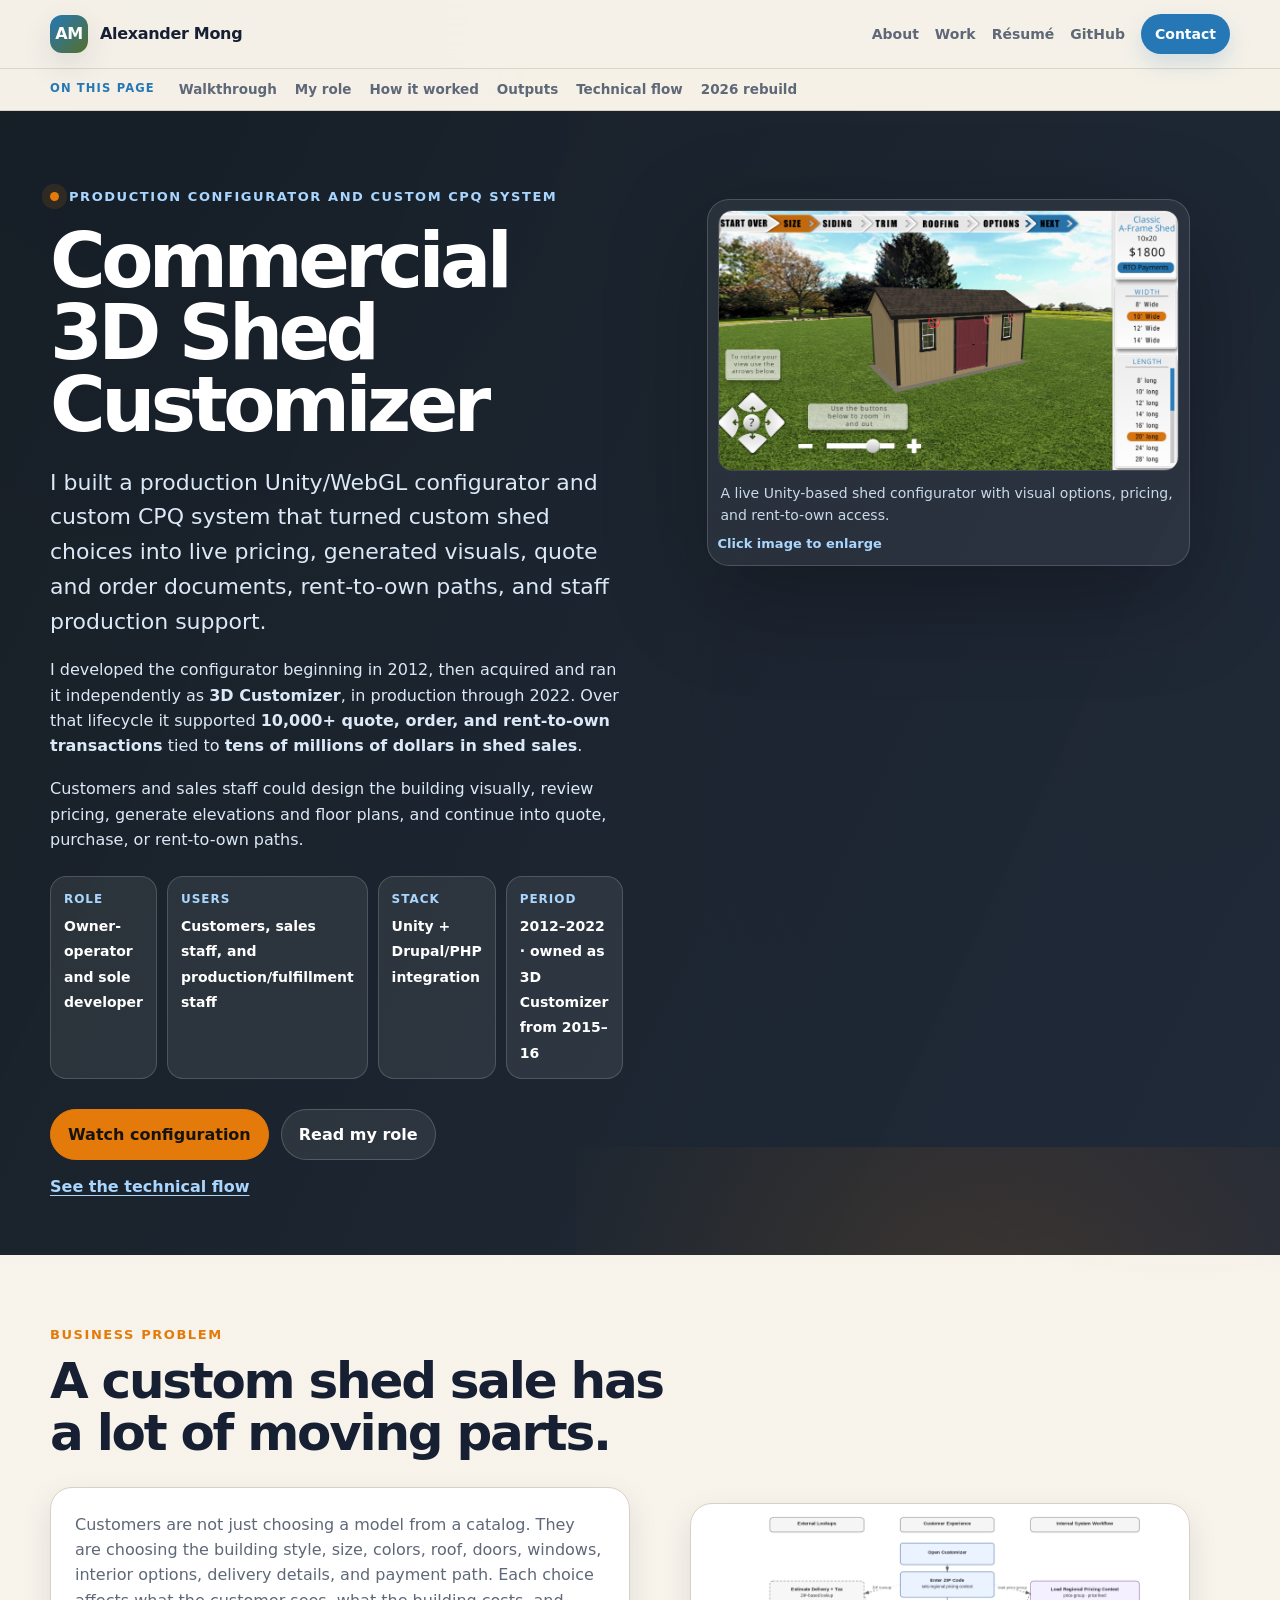
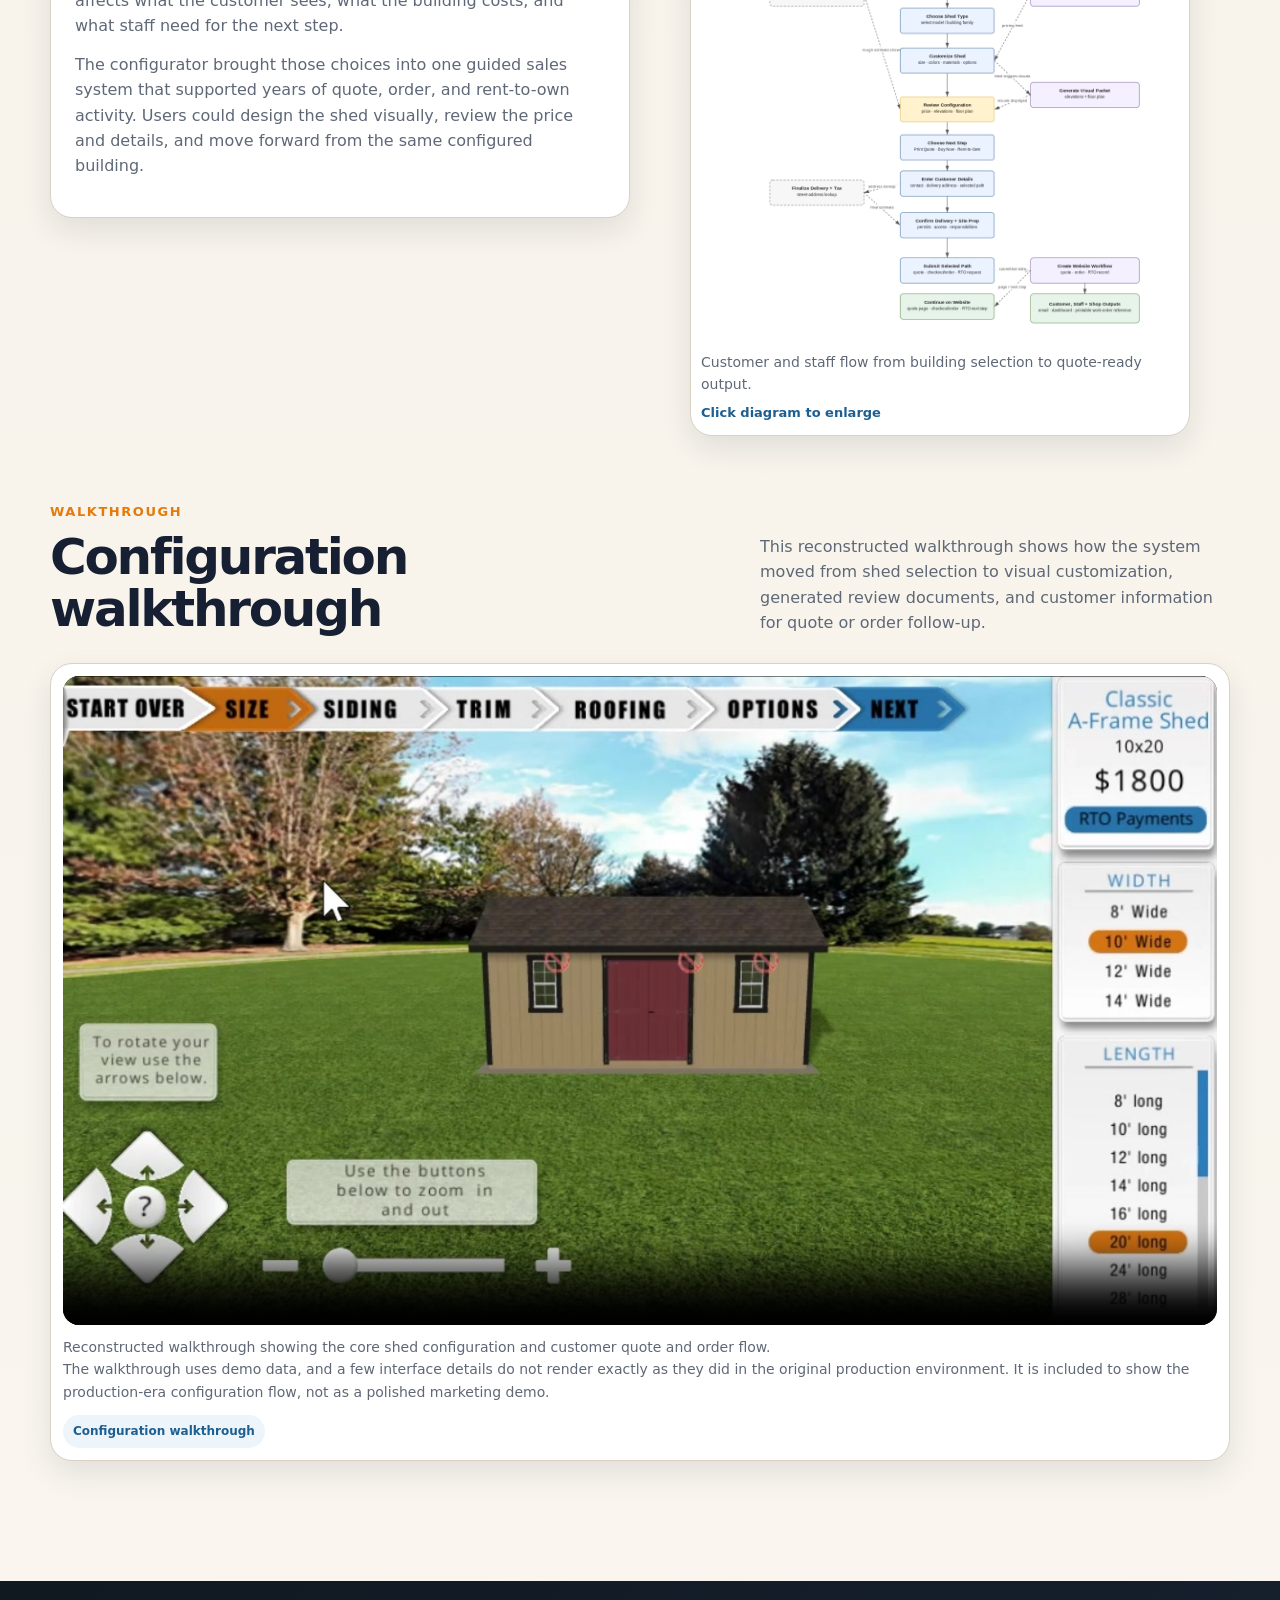
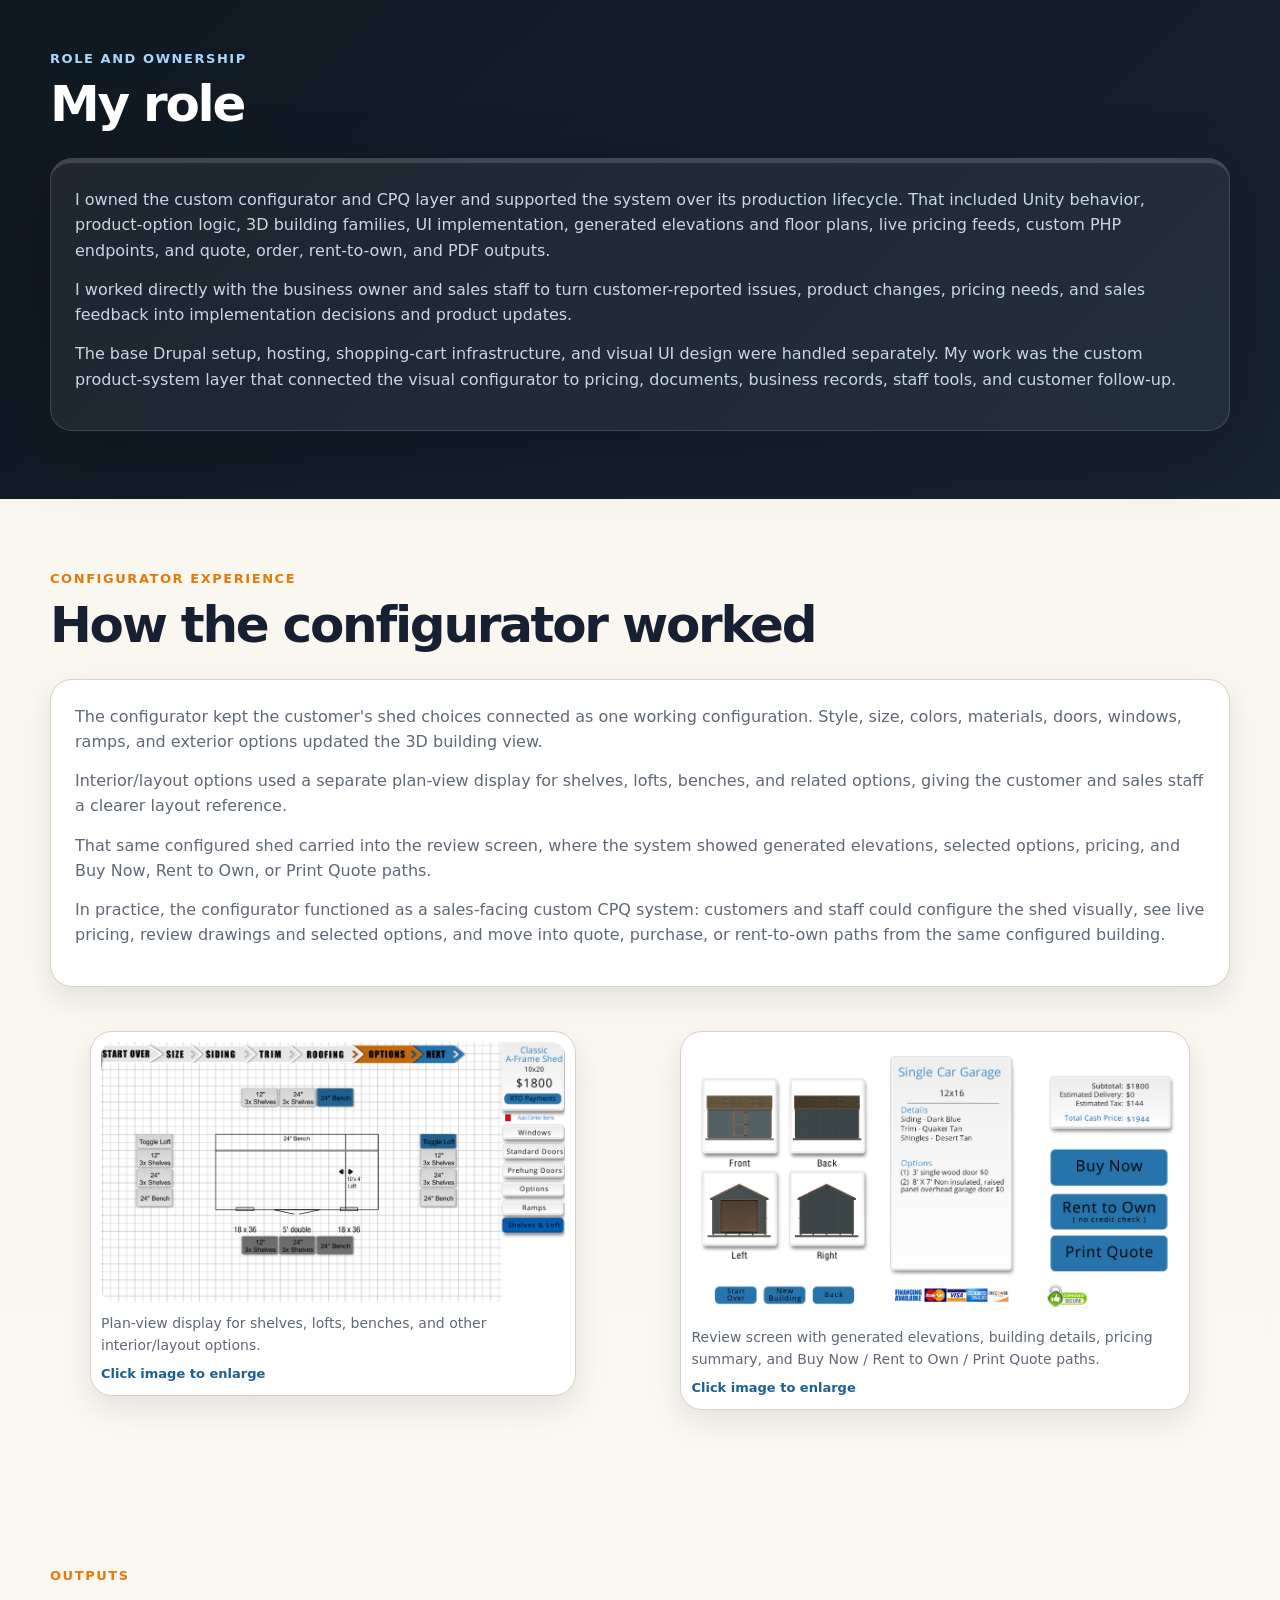
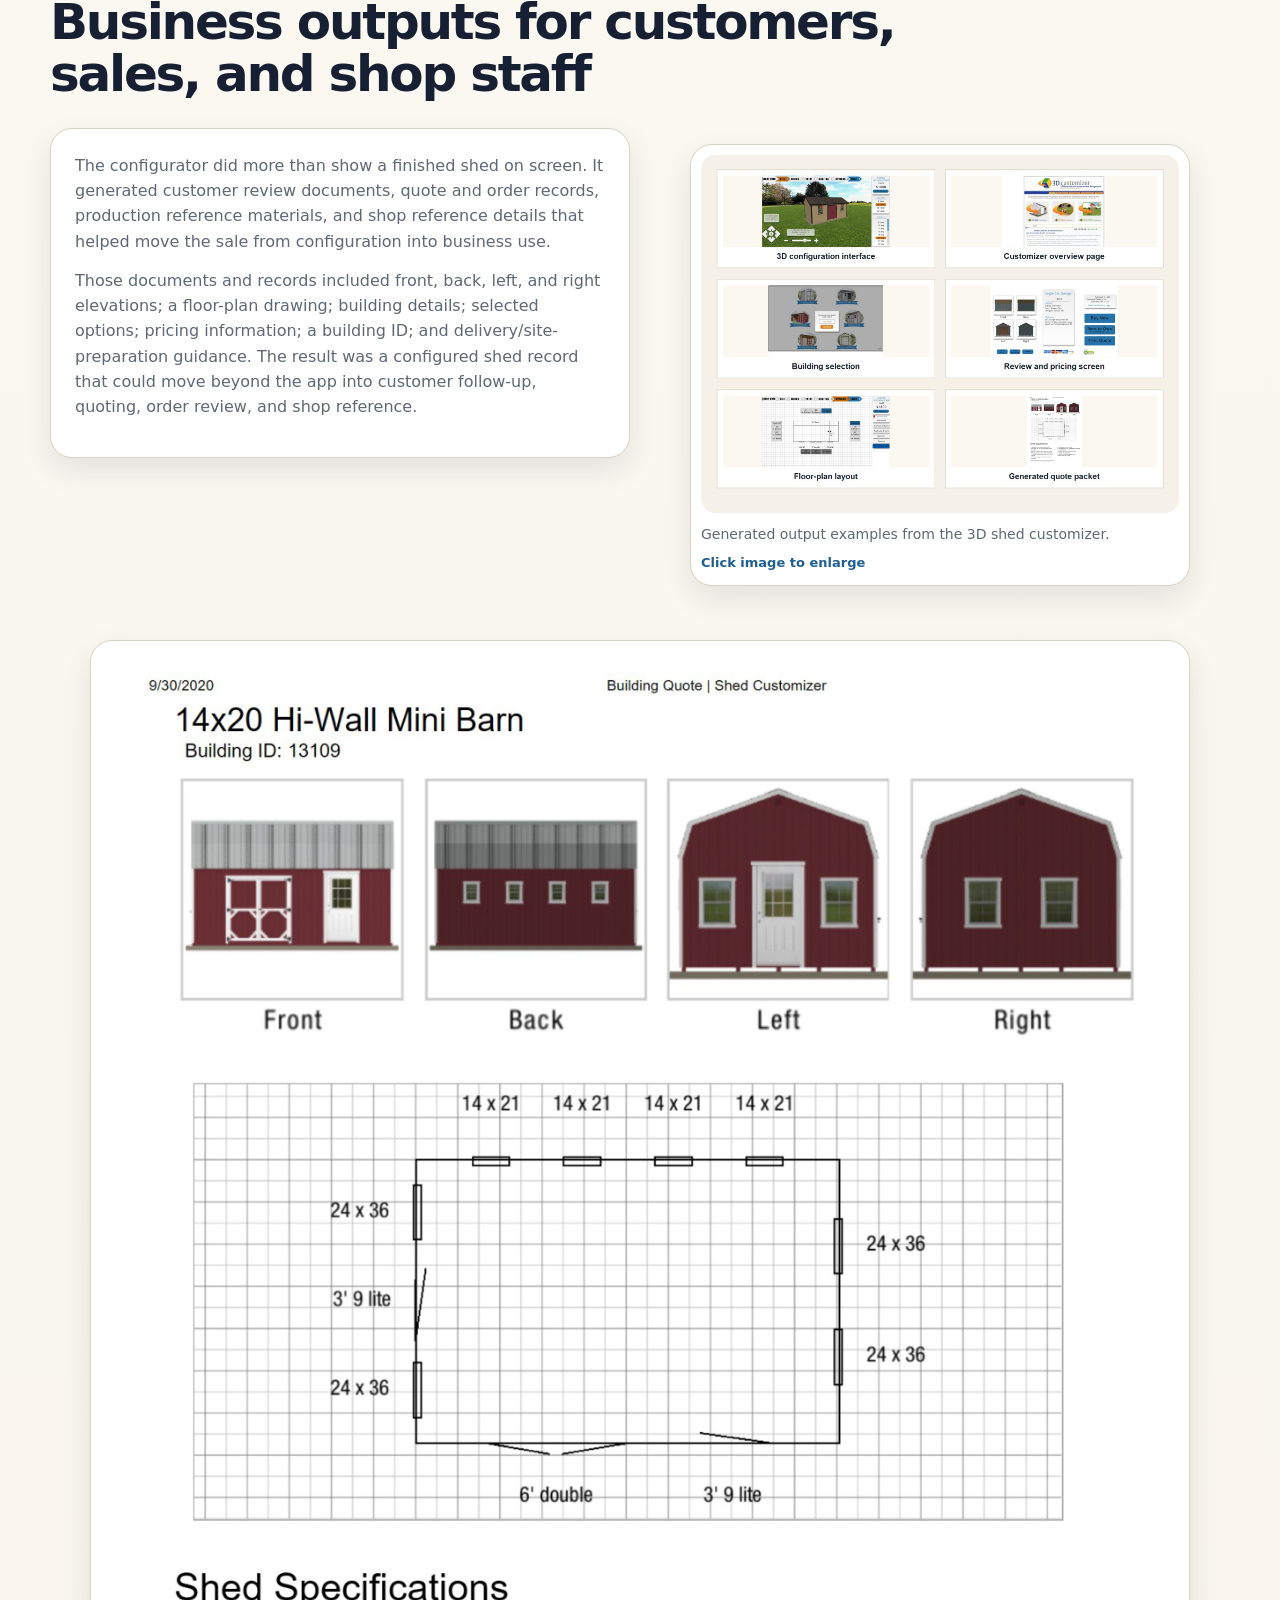
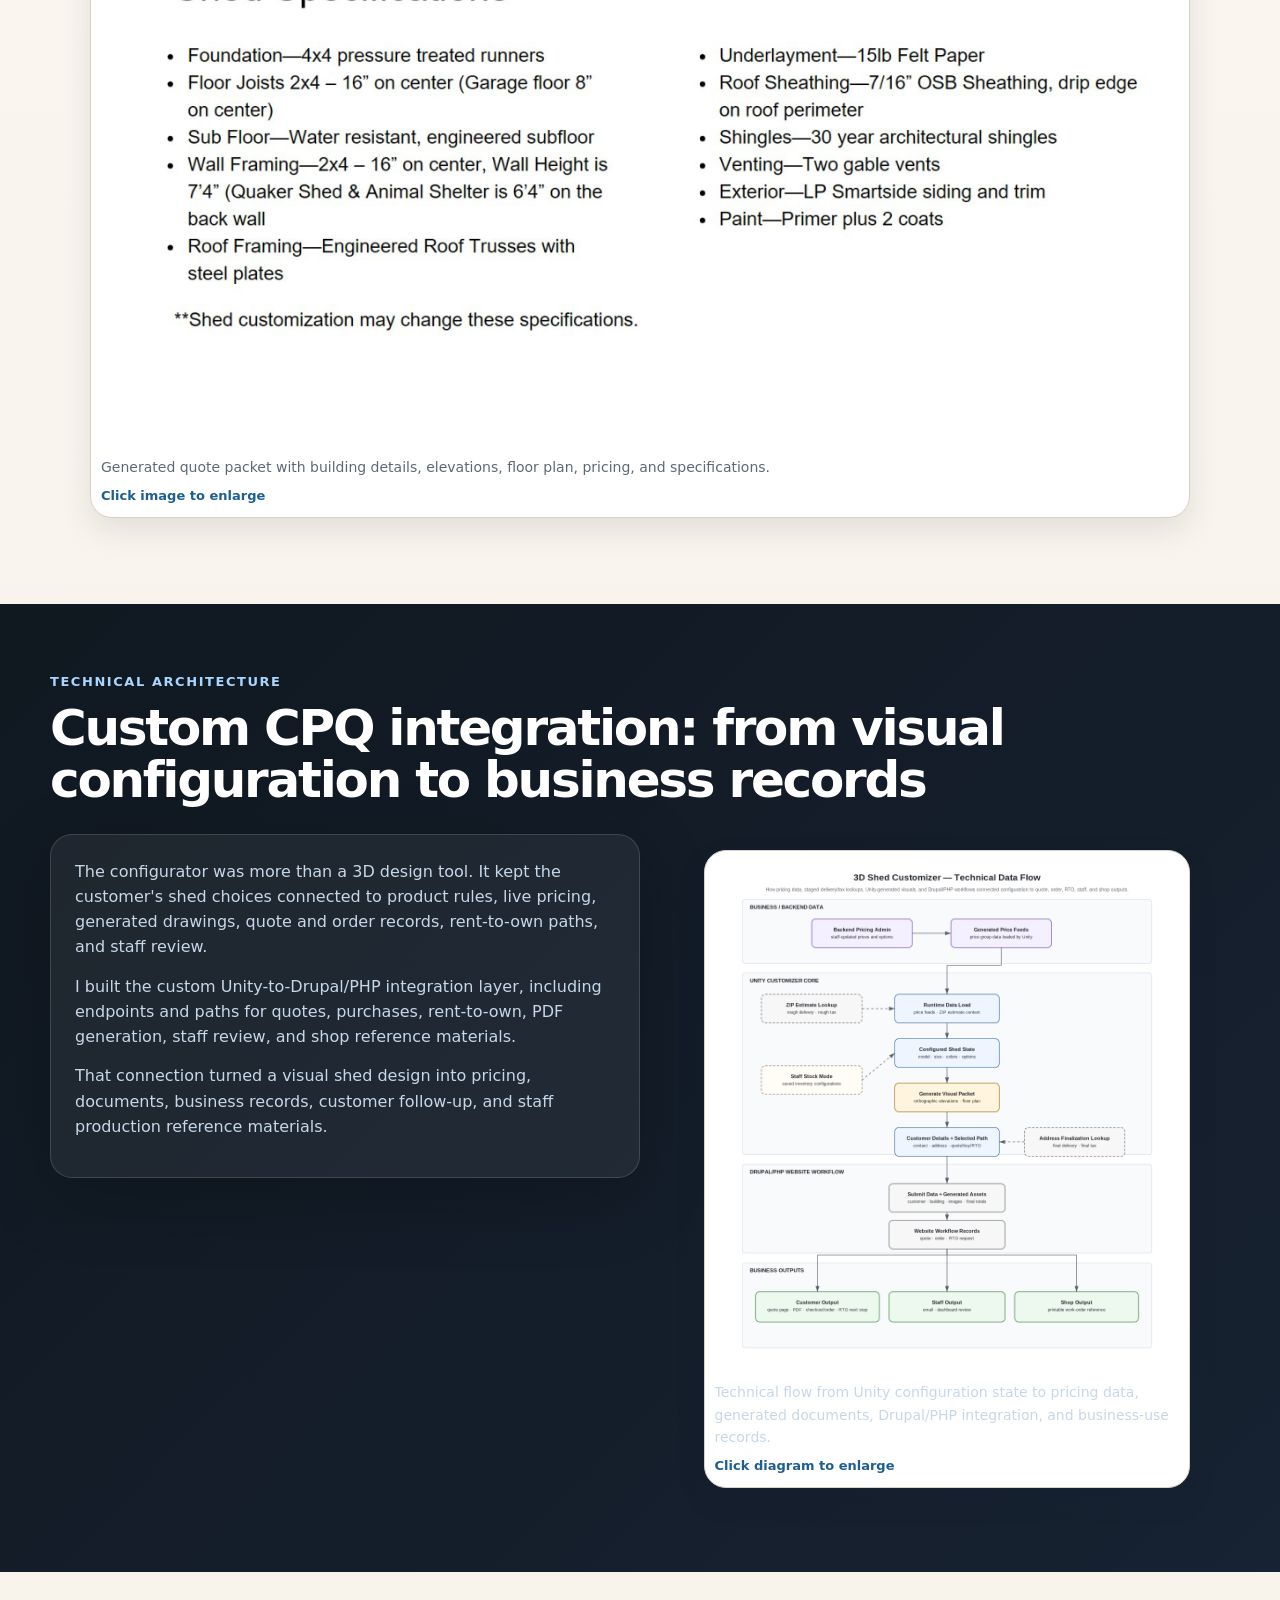
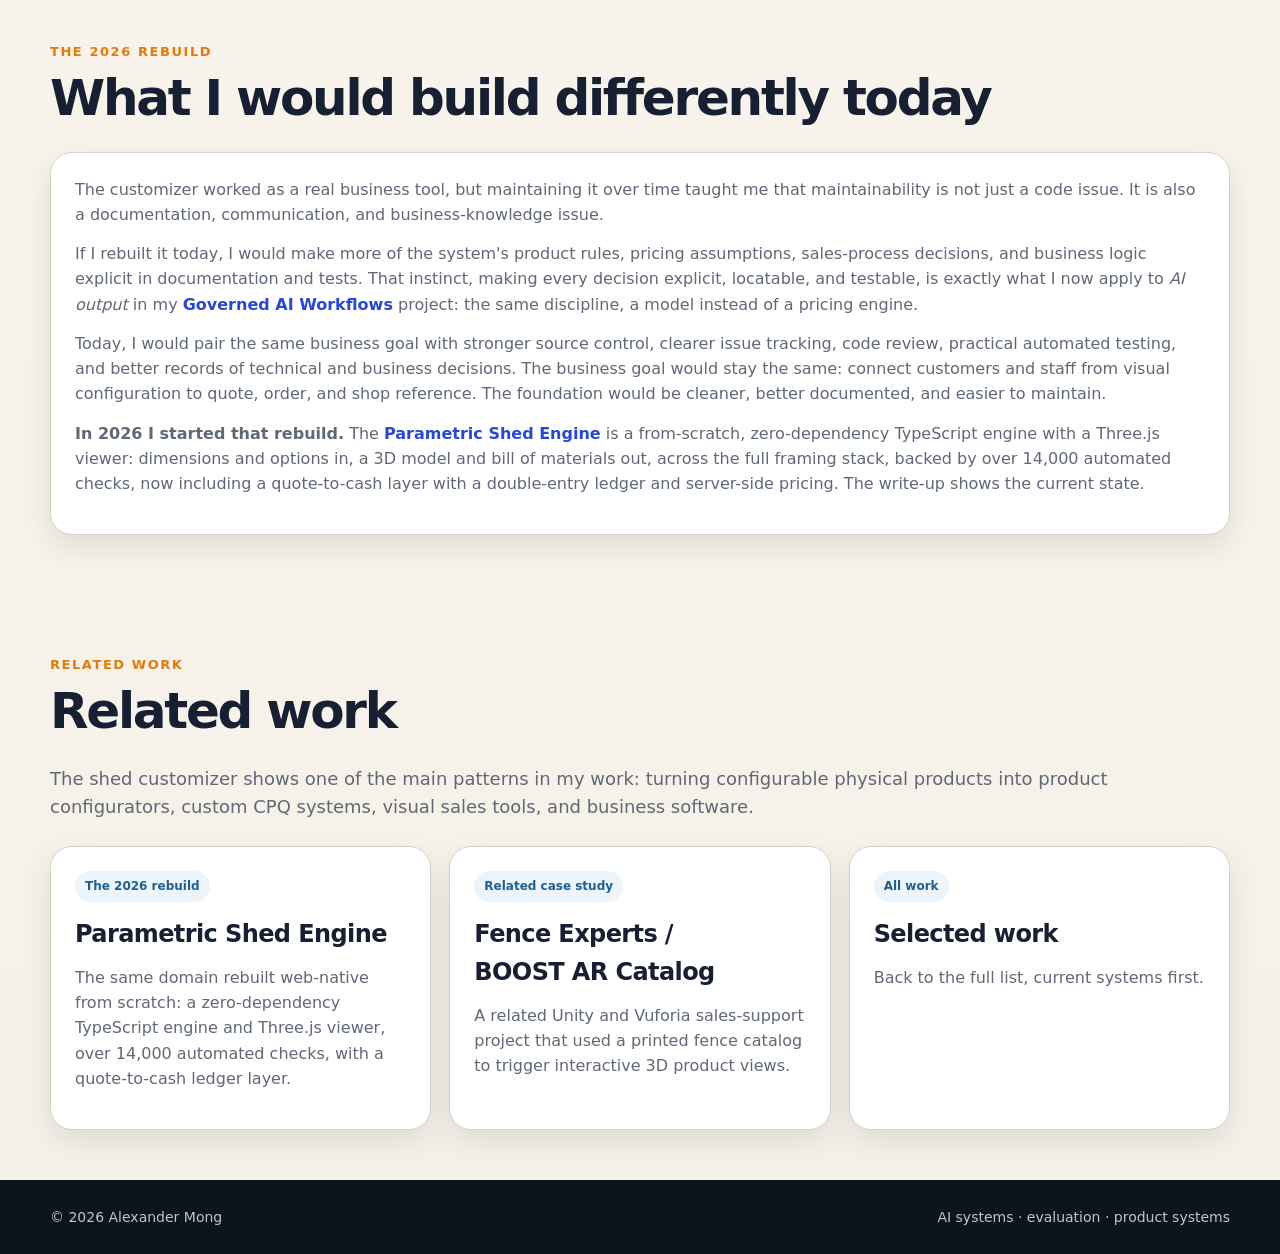
<file: projects/commercial-3d-shed-customizer.html>
<!DOCTYPE html>
<html lang="en">
<head>
  <meta charset="utf-8" />
  <meta name="viewport" content="width=device-width, initial-scale=1" />
  <title>Commercial 3D Shed Customizer - Production Configurator and Custom CPQ System</title>
  <meta name="description" content="Case study for a Unity/WebGL custom CPQ system that turned custom shed choices into live pricing, generated visuals, quote and order documents, rent-to-own paths, and staff production support." />
  <link rel="canonical" href="https://alexander-mong.github.io/projects/commercial-3d-shed-customizer.html" />
  <meta property="og:type" content="article" />
  <meta property="og:site_name" content="Alexander Mong Portfolio" />
  <meta property="og:title" content="Commercial 3D Shed Customizer - Alexander Mong Portfolio" />
  <meta property="og:description" content="A Unity/WebGL custom CPQ system that connected visual shed configuration to live pricing, generated documents, quote and order records, purchase paths, and rent-to-own paths." />
  <meta property="og:url" content="https://alexander-mong.github.io/projects/commercial-3d-shed-customizer.html" />
  <meta property="og:image" content="https://alexander-mong.github.io/assets/images/shed-customizer-3d-configuration.png" />
  <meta name="twitter:card" content="summary_large_image" />
  <meta name="twitter:image" content="https://alexander-mong.github.io/assets/images/shed-customizer-3d-configuration.png" />
  <link rel="stylesheet" href="../assets/css/shed-styles.css" />
</head>
<body id="top">
  <a class="skip-link" href="#main">Skip to content</a>
  <header class="site-header">
    <div class="wrap nav">
      <a class="brand" href="../index.html" aria-label="Home"><span class="brand-mark">AM</span><span>Alexander Mong</span></a>
      <nav class="navlinks" aria-label="Main navigation">
        <a href="../index.html#about">About</a>
        <a href="../index.html#work">Work</a>
        <a href="../assets/docs/Alexander_Mong_Resume.pdf">Résumé</a>
        <a href="https://github.com/Alexander-Mong">GitHub</a>
        <a class="nav-cta" href="../index.html#contact">Contact</a>
      </nav>
    </div>
  </header>
  <nav class="page-anchors" aria-label="On this page"><div class="wrap"><span class="label">On this page</span><a href="#walkthrough">Walkthrough</a><a href="#built">My role</a><a href="#configurator">How it worked</a><a href="#outputs">Outputs</a><a href="#technical">Technical flow</a><a href="#modernization">2026 rebuild</a></div></nav>

  <main id="main">
    <section class="hero">
      <div class="wrap hero-grid">
        <div>
          <div class="eyebrow">Production configurator and custom CPQ system</div>
          <h1>Commercial 3D Shed Customizer</h1>
          <p class="subtitle">I built a production Unity/WebGL configurator and custom CPQ system that turned custom shed choices into live pricing, generated visuals, quote and order documents, rent-to-own paths, and staff production support.</p>
          <p class="hero-copy">I developed the configurator beginning in 2012, then acquired and ran it independently as <strong>3D Customizer</strong>, in production through 2022. Over that lifecycle it supported <strong>10,000+ quote, order, and rent-to-own transactions</strong> tied to <strong>tens of millions of dollars in shed sales</strong>.</p>
          <p class="hero-copy">Customers and sales staff could design the building visually, review pricing, generate elevations and floor plans, and continue into quote, purchase, or rent-to-own paths.</p>
          <div class="snapshot" aria-label="Project snapshot">
            <div class="snapshot-item"><strong>Role</strong><span>Owner-operator and sole developer</span></div>
            <div class="snapshot-item"><strong>Users</strong><span>Customers, sales staff, and production/fulfillment staff</span></div>
            <div class="snapshot-item"><strong>Stack</strong><span>Unity + Drupal/PHP integration</span></div>
            <div class="snapshot-item"><strong>Period</strong><span>2012–2022 · owned as 3D Customizer from 2015–16</span></div>
          </div>
          <div class="hero-actions">
            <a class="btn primary" href="#walkthrough">Watch configuration</a>
            <a class="btn light" href="#built">Read my role</a>
          </div>
          <p class="hero-copy" style="margin-top:14px"><a href="#technical" style="color:#a9d6ff;font-weight:750;text-decoration:underline;text-underline-offset:3px">See the technical flow</a></p>
        </div>
        <figure class="media-frame">
          <img class="zoomable" src="../assets/images/shed-customizer-3d-configuration.png" data-title="Interactive Unity configurator" data-caption="A live Unity-based shed configurator with visual options, pricing, and rent-to-own access." alt="Live Unity-based shed configurator showing a shed in a grassy scene, option tabs, visual options, pricing, and rent-to-own access." />
          <figcaption class="caption">A live Unity-based shed configurator with visual options, pricing, and rent-to-own access.</figcaption>
          <span class="zoom-hint">Click image to enlarge</span>
        </figure>
      </div>
    </section>

    <section id="problem" class="section">
      <div class="wrap">
        <div class="section-head">
          <div>
            <div class="kicker">Business problem</div>
            <h2>A custom shed sale has a lot of moving parts.</h2>
          </div>
        </div>
        <div class="grid-2">
          <div class="paper-card">
            <p>Customers are not just choosing a model from a catalog. They are choosing the building style, size, colors, roof, doors, windows, interior options, delivery details, and payment path. Each choice affects what the customer sees, what the building costs, and what staff need for the next step.</p>
            <p>The configurator brought those choices into one guided sales system that supported years of quote, order, and rent-to-own activity. Users could design the shed visually, review the price and details, and move forward from the same configured building.</p>
          </div>
          <figure class="media-frame">
            <img class="zoomable" src="../assets/diagrams/customer-workflow.png" data-title="Customer and staff flow" data-caption="Customer and staff flow from building selection to quote-ready output." alt="Diagram showing building selection, customization, review, customer details, site-prep confirmation, and quote-ready output." />
            <figcaption class="caption">Customer and staff flow from building selection to quote-ready output.</figcaption>
            <span class="zoom-hint">Click diagram to enlarge</span>
          </figure>
        </div>

        <div id="walkthrough" class="section compact">
          <div class="section-head">
            <div>
              <div class="kicker">Walkthrough</div>
              <h2>Configuration walkthrough</h2>
            </div>
            <p class="section-note">This reconstructed walkthrough shows how the system moved from shed selection to visual customization, generated review documents, and customer information for quote or order follow-up.</p>
          </div>
          <div class="video-card">
            <video controls preload="metadata" poster="../assets/video/shed-customizer-video-poster.jpg" aria-label="Configuration walkthrough of the shed customizer">
              <source src="../assets/video/shed-customizer-workflow-walkthrough.mp4" type="video/mp4" />
              Your browser does not support the video tag.
            </video>
            <div class="video-meta">
              <div>
                <p>Reconstructed walkthrough showing the core shed configuration and customer quote and order flow.</p>
                <p>The walkthrough uses demo data, and a few interface details do not render exactly as they did in the original production environment. It is included to show the production-era configuration flow, not as a polished marketing demo.</p>
              </div>
              <span class="pill">Configuration walkthrough</span>
            </div>
          </div>
        </div>
      </div>
    </section>

    <section id="built" class="section dark-band">
      <div class="wrap">
        <div class="section-head">
          <div>
            <div class="kicker">Role and ownership</div>
            <h2>My role</h2>
          </div>
        </div>
        <div class="paper-card ownership">
          <p>I owned the custom configurator and CPQ layer and supported the system over its production lifecycle. That included Unity behavior, product-option logic, 3D building families, UI implementation, generated elevations and floor plans, live pricing feeds, custom PHP endpoints, and quote, order, rent-to-own, and PDF outputs.</p>
          <p>I worked directly with the business owner and sales staff to turn customer-reported issues, product changes, pricing needs, and sales feedback into implementation decisions and product updates.</p>
          <p>The base Drupal setup, hosting, shopping-cart infrastructure, and visual UI design were handled separately. My work was the custom product-system layer that connected the visual configurator to pricing, documents, business records, staff tools, and customer follow-up.</p>
        </div>
      </div>
    </section>

    <section id="configurator" class="section">
      <div class="wrap">
        <div class="section-head">
          <div>
            <div class="kicker">Configurator experience</div>
            <h2>How the configurator worked</h2>
          </div>
        </div>
        <div class="paper-card">
          <p>The configurator kept the customer's shed choices connected as one working configuration. Style, size, colors, materials, doors, windows, ramps, and exterior options updated the 3D building view.</p>
          <p>Interior/layout options used a separate plan-view display for shelves, lofts, benches, and related options, giving the customer and sales staff a clearer layout reference.</p>
          <p>That same configured shed carried into the review screen, where the system showed generated elevations, selected options, pricing, and Buy Now, Rent to Own, or Print Quote paths.</p>
          <p>In practice, the configurator functioned as a sales-facing custom CPQ system: customers and staff could configure the shed visually, see live pricing, review drawings and selected options, and move into quote, purchase, or rent-to-own paths from the same configured building.</p>
        </div>
        <div class="split reverse" style="margin-top:28px">
          <figure class="media-frame">
            <img class="zoomable" src="../assets/images/shed-customizer-floor-plan-layout.png" data-title="Plan-view layout screen" data-caption="Plan-view display for shelves, lofts, benches, and other interior/layout options." alt="Plan-view display showing shelves, lofts, benches, doors, windows, and other interior or layout options around a top-down shed plan." />
            <figcaption class="caption">Plan-view display for shelves, lofts, benches, and other interior/layout options.</figcaption>
            <span class="zoom-hint">Click image to enlarge</span>
          </figure>
          <figure class="media-frame">
            <img class="zoomable" src="../assets/images/shed-customizer-review-sales-paths.png" data-title="Review and sales paths" data-caption="Review screen with generated elevations, building details, pricing summary, and Buy Now / Rent to Own / Print Quote paths." alt="Review screen showing generated front, back, left, and right elevations, building details, pricing summary, and Buy Now, Rent to Own, and Print Quote buttons." />
            <figcaption class="caption">Review screen with generated elevations, building details, pricing summary, and Buy Now / Rent to Own / Print Quote paths.</figcaption>
            <span class="zoom-hint">Click image to enlarge</span>
          </figure>
        </div>
      </div>
    </section>

    <section id="outputs" class="section">
      <div class="wrap">
        <div class="section-head">
          <div>
            <div class="kicker">Outputs</div>
            <h2>Business outputs for customers, sales, and shop staff</h2>
          </div>
        </div>
        <div class="grid-2">
          <div class="paper-card">
            <p>The configurator did more than show a finished shed on screen. It generated customer review documents, quote and order records, production reference materials, and shop reference details that helped move the sale from configuration into business use.</p>
            <p>Those documents and records included front, back, left, and right elevations; a floor-plan drawing; building details; selected options; pricing information; a building ID; and delivery/site-preparation guidance. The result was a configured shed record that could move beyond the app into customer follow-up, quoting, order review, and shop reference.</p>
          </div>
          <figure class="media-frame">
            <img class="zoomable" src="../assets/images/shed-customizer-generated-output-montage.jpg" data-title="Generated output montage" data-caption="Generated output examples from the 3D shed customizer." alt="Montage of shed customizer screenshots and generated quote packet views." />
            <figcaption class="caption">Generated output examples from the 3D shed customizer.</figcaption>
            <span class="zoom-hint">Click image to enlarge</span>
          </figure>
        </div>
        <div class="output-stack" style="margin-top:22px">
          <figure class="media-frame">
            <img class="zoomable" src="../assets/images/shed-customizer-quote-packet-page-2.png" data-title="Generated quote packet: elevations and floor plan" data-caption="Generated quote packet with building details, elevations, floor plan, pricing, and specifications." alt="Generated quote packet page showing four shed elevations, a floor plan, and shed specifications." />
            <figcaption class="caption">Generated quote packet with building details, elevations, floor plan, pricing, and specifications.</figcaption>
            <span class="zoom-hint">Click image to enlarge</span>
          </figure>
        </div>
      </div>
    </section>

    <section id="technical" class="section dark-band">
      <div class="wrap">
        <div class="section-head">
          <div>
            <div class="kicker">Technical architecture</div>
            <h2>Custom CPQ integration: from visual configuration to business records</h2>
          </div>
        </div>
        <div class="split">
          <div class="paper-card">
            <p>The configurator was more than a 3D design tool. It kept the customer's shed choices connected to product rules, live pricing, generated drawings, quote and order records, rent-to-own paths, and staff review.</p>
            <p>I built the custom Unity-to-Drupal/PHP integration layer, including endpoints and paths for quotes, purchases, rent-to-own, PDF generation, staff review, and shop reference materials.</p>
            <p>That connection turned a visual shed design into pricing, documents, business records, customer follow-up, and staff production reference materials.</p>
          </div>
          <figure class="media-frame">
            <img class="zoomable" src="../assets/diagrams/technical-data-flow.png" data-title="Unity, pricing, and business records data flow" data-caption="Technical flow from Unity configuration state to pricing data, generated documents, Drupal/PHP integration, and business-use records." alt="Technical data flow diagram showing Unity configuration state connected to pricing data, generated documents, Drupal PHP integration, and business records." />
            <figcaption class="caption">Technical flow from Unity configuration state to pricing data, generated documents, Drupal/PHP integration, and business-use records.</figcaption>
            <span class="zoom-hint">Click diagram to enlarge</span>
          </figure>
        </div>
      </div>
    </section>

    <section id="modernization" class="section">
      <div class="wrap">
        <div class="section-head">
          <div>
            <div class="kicker">The 2026 rebuild</div>
            <h2>What I would build differently today</h2>
          </div>
        </div>
        <div class="paper-card">
          <p>The customizer worked as a real business tool, but maintaining it over time taught me that maintainability is not just a code issue. It is also a documentation, communication, and business-knowledge issue.</p>
          <p>If I rebuilt it today, I would make more of the system's product rules, pricing assumptions, sales-process decisions, and business logic explicit in documentation and tests. That instinct, making every decision explicit, locatable, and testable, is exactly what I now apply to <em>AI output</em> in my <a href="../tech-week-advice.html" style="color:#2747D6;font-weight:600">Governed AI Workflows</a> project: the same discipline, a model instead of a pricing engine.</p>
          <p>Today, I would pair the same business goal with stronger source control, clearer issue tracking, code review, practical automated testing, and better records of technical and business decisions. The business goal would stay the same: connect customers and staff from visual configuration to quote, order, and shop reference. The foundation would be cleaner, better documented, and easier to maintain.</p>
          <p><strong>In 2026 I started that rebuild.</strong> The <a href="parametric-shed-engine.html" style="color:#2747D6;font-weight:600">Parametric Shed Engine</a> is a from-scratch, zero-dependency TypeScript engine with a Three.js viewer: dimensions and options in, a 3D model and bill of materials out, across the full framing stack, backed by over 14,000 automated checks, now including a quote-to-cash layer with a double-entry ledger and server-side pricing. The write-up shows the current state.</p>
        </div>
      </div>
    </section>

    <section class="section compact">
      <div class="wrap">
        <div class="section-head">
          <div>
            <div class="kicker">Related work</div>
            <h2>Related work</h2>
          </div>
        </div>
        <p class="lede">The shed customizer shows one of the main patterns in my work: turning configurable physical products into product configurators, custom CPQ systems, visual sales tools, and business software.</p>
        <div class="related" style="margin-top:24px">
          <div class="paper-card"><span class="tagline">The 2026 rebuild</span><h3><a href="parametric-shed-engine.html">Parametric Shed Engine</a></h3><p>The same domain rebuilt web-native from scratch: a zero-dependency TypeScript engine and Three.js viewer, over 14,000 automated checks, with a quote-to-cash ledger layer.</p></div>
          <div class="paper-card"><span class="tagline">Related case study</span><h3><a href="augmented-reality-catalog.html">Fence Experts / BOOST AR Catalog</a></h3><p>A related Unity and Vuforia sales-support project that used a printed fence catalog to trigger interactive 3D product views.</p></div>
          <div class="paper-card"><span class="tagline">All work</span><h3><a href="../index.html#work">Selected work</a></h3><p>Back to the full list, current systems first.</p></div>
        </div>
      </div>
    </section>
  </main>

  <footer class="site-footer">
    <div class="wrap footer-row">
      <span>&copy; 2026 Alexander Mong</span>
      <span>AI systems &middot; evaluation &middot; product systems</span>
    </div>
  </footer>

  <div class="lightbox" data-lightbox aria-hidden="true">
    <div class="lightbox-inner">
      <div class="lightbox-top">
        <p class="lightbox-title" data-lightbox-title>Image preview</p>
        <button class="lightbox-close" type="button" data-lightbox-close>Close</button>
      </div>
      <div class="lightbox-img-wrap"><img data-lightbox-img alt="Expanded image preview" /></div>
      <p class="lightbox-caption" data-lightbox-caption></p>
    </div>
  </div>
  <script src="../assets/js/lightbox.js"></script>
</body>
</html>
</file>
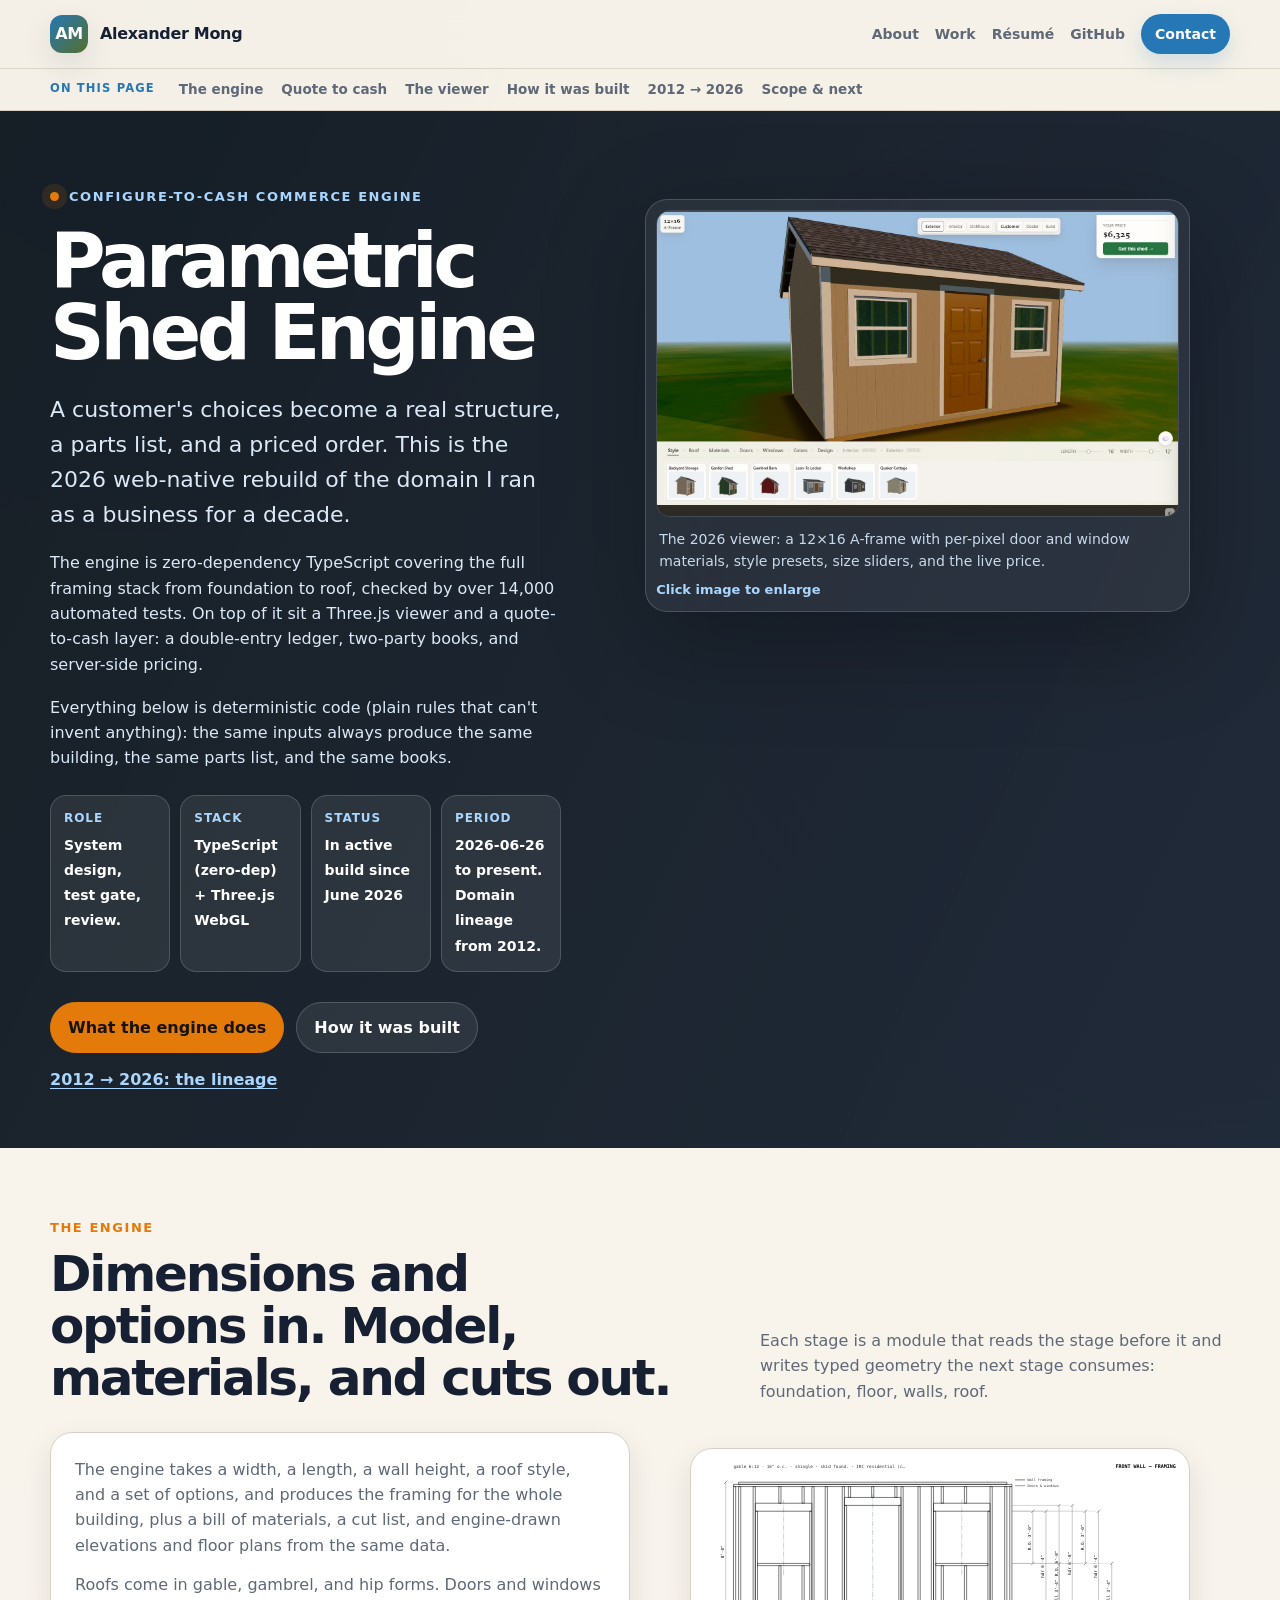
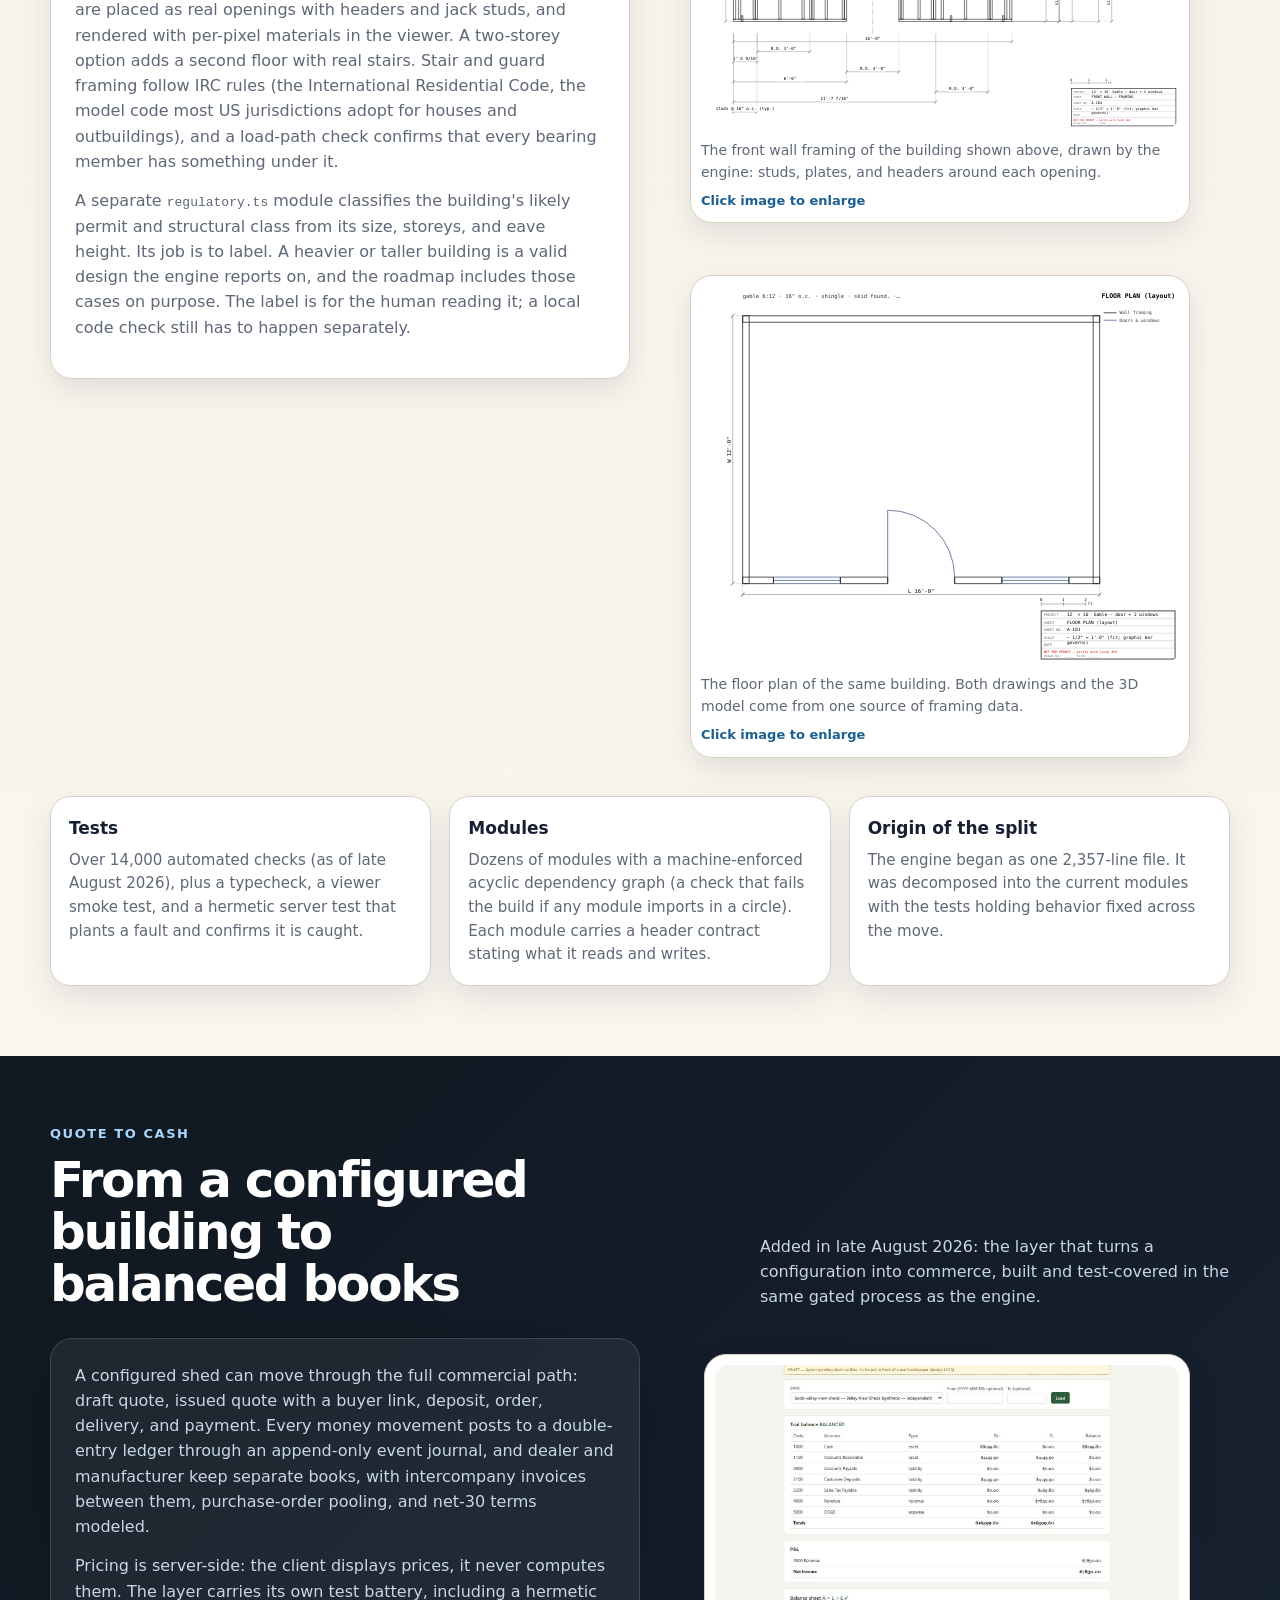
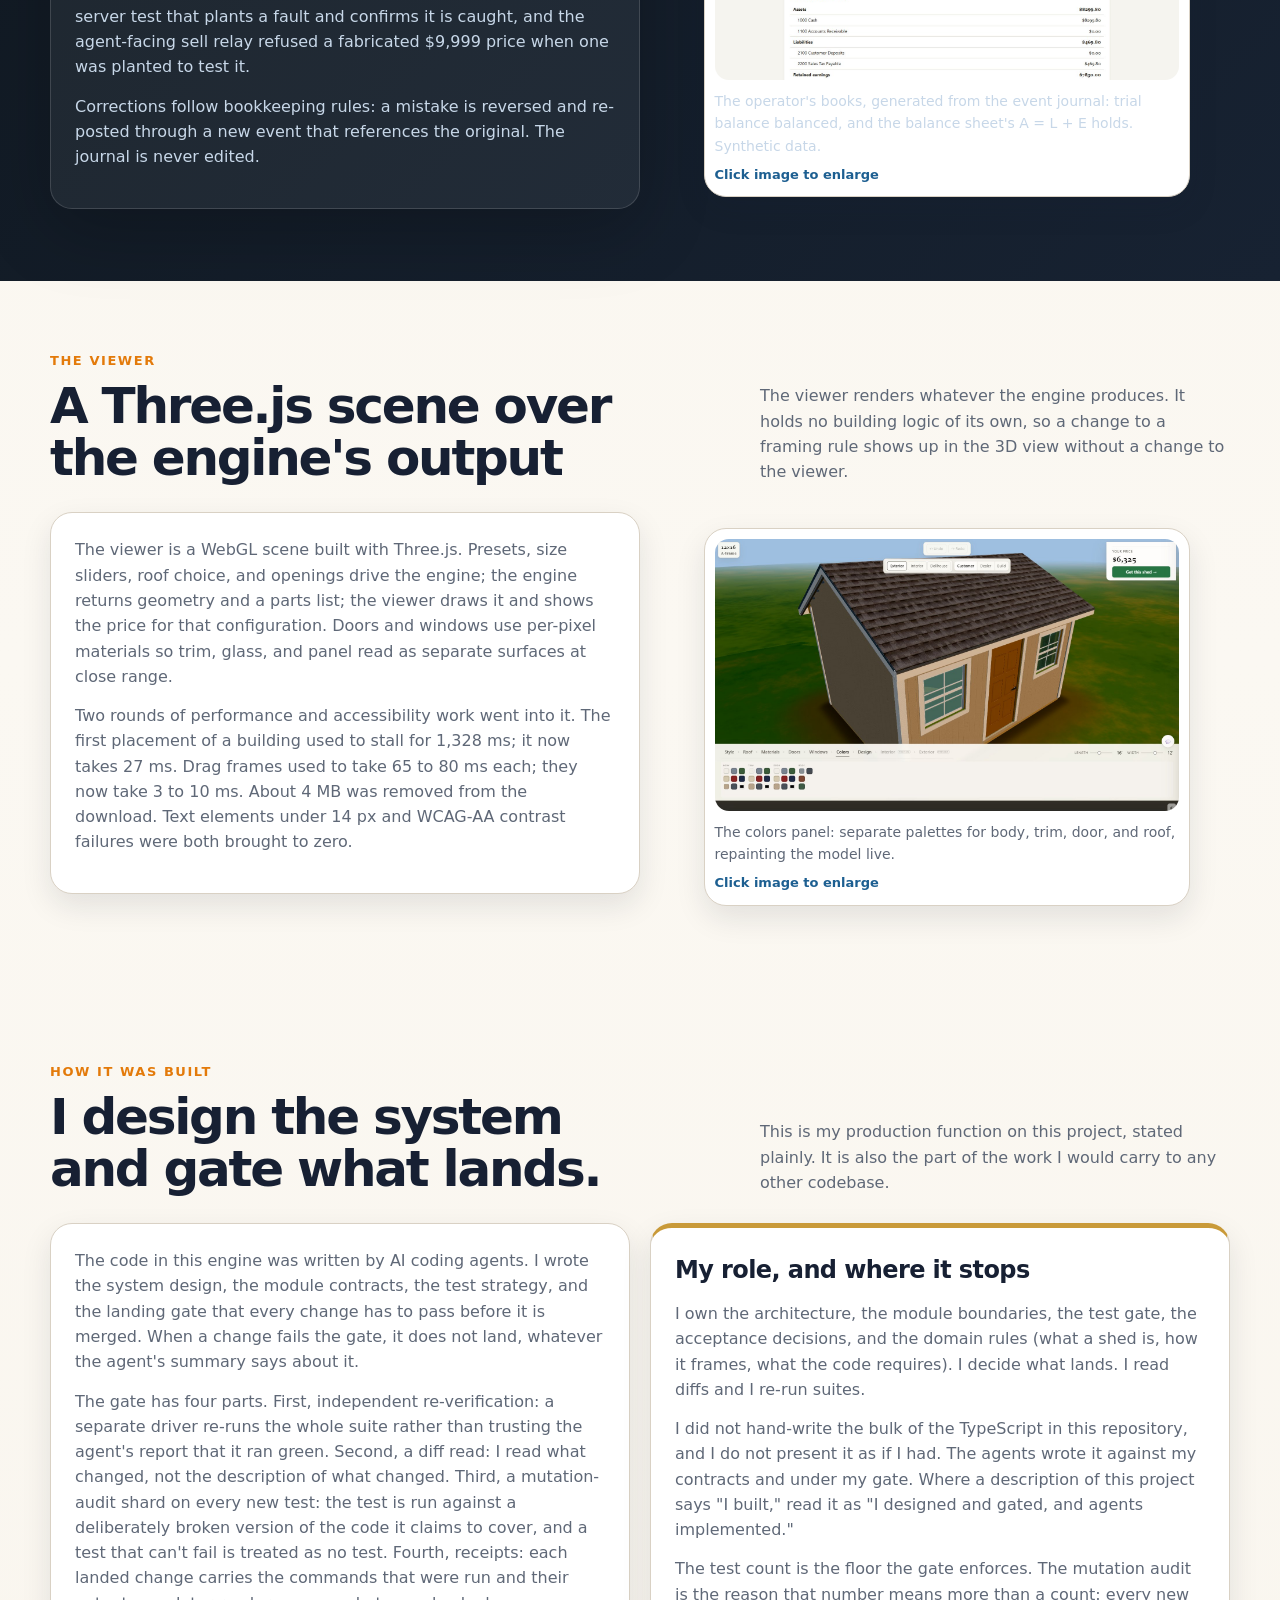
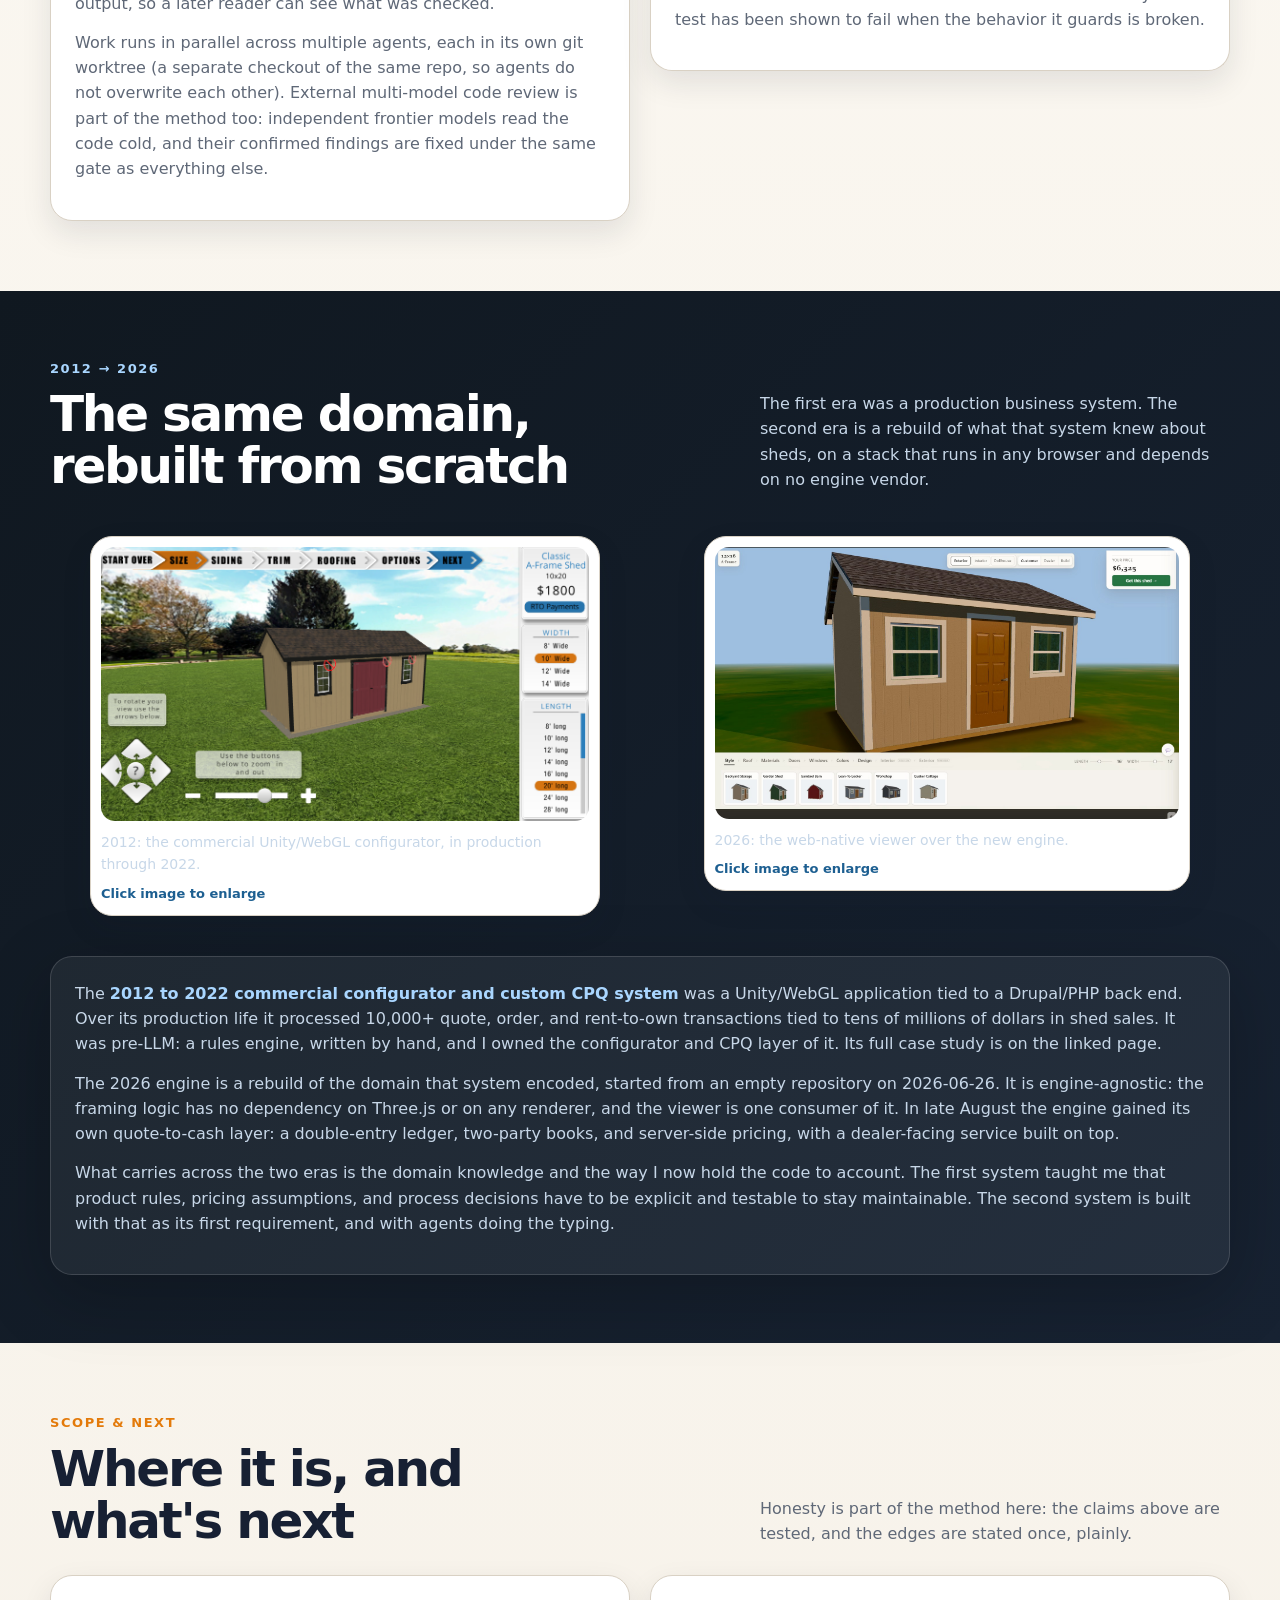
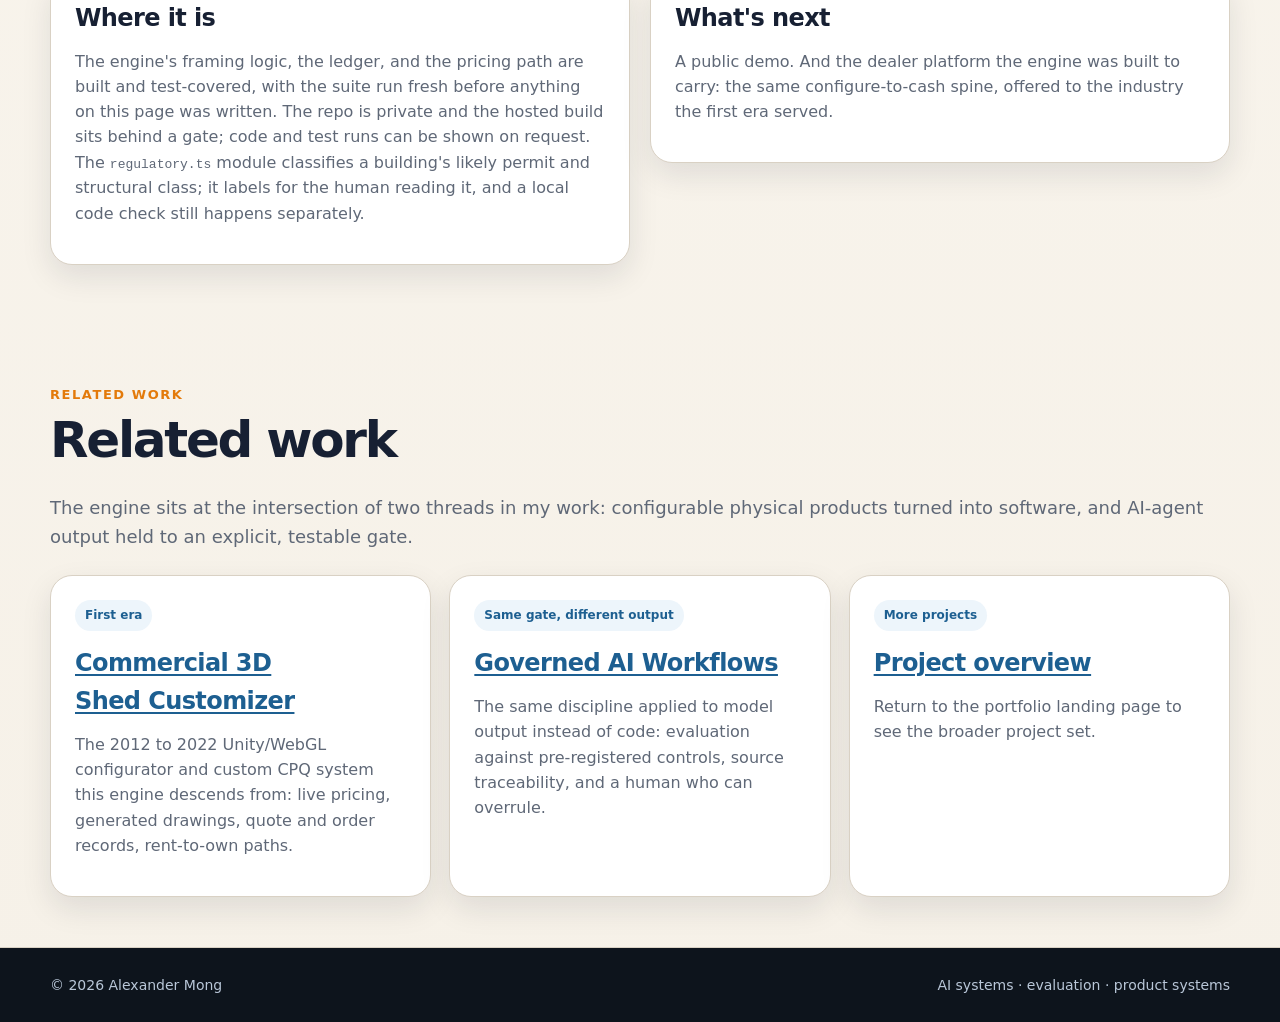
<file: projects/parametric-shed-engine.html>
<!DOCTYPE html>
<html lang="en">
<head>
  <meta charset="utf-8" />
  <meta name="viewport" content="width=device-width, initial-scale=1" />
  <title>Parametric Shed Engine - Two Eras of One Configurator (2012 to 2026)</title>
  <meta name="description" content="A configure-to-cash commerce engine for custom buildings: dimensions and options become a 3D model, a bill of materials, and a priced order through a double-entry ledger. Zero-dependency TypeScript, 14,000+ automated checks, built with AI agents under a human-authored landing gate." />
  <link rel="canonical" href="https://alexander-mong.github.io/projects/parametric-shed-engine.html" />
  <meta property="og:type" content="article" />
  <meta property="og:site_name" content="Alexander Mong Portfolio" />
  <meta property="og:title" content="Parametric Shed Engine - Alexander Mong Portfolio" />
  <meta property="og:description" content="Dimensions and options in, 3D model plus bill of materials plus cut list out. A 2026 rebuild of the shed-configurator domain, with over 14,000 automated checks and an AI-agent build process gated by the author." />
  <meta property="og:url" content="https://alexander-mong.github.io/projects/parametric-shed-engine.html" />
  <meta property="og:image" content="https://alexander-mong.github.io/assets/images/shed-engine/shed-engine-viewer.jpg" />
  <meta name="twitter:card" content="summary_large_image" />
  <meta name="twitter:image" content="https://alexander-mong.github.io/assets/images/shed-engine/shed-engine-viewer.jpg" />
  <link rel="stylesheet" href="../assets/css/styles.css" />
  <link rel="stylesheet" href="../assets/css/shed-styles.css" />
  <script type="application/ld+json">
  {
    "@context": "https://schema.org",
    "@type": "CreativeWork",
    "name": "Parametric Shed Engine",
    "url": "https://alexander-mong.github.io/projects/parametric-shed-engine.html",
    "author": { "@type": "Person", "name": "Alexander Mong", "url": "https://alexander-mong.github.io/" },
    "dateCreated": "2026-06-26",
        "description": "A zero-dependency TypeScript engine and Three.js WebGL viewer that turns shed dimensions and options into a 3D model, bill of materials, and cut list. Web-native rebuild of the domain behind a 2012 to 2022 commercial configurator; built with AI agents writing code under a human-authored landing gate.",
    "keywords": ["parametric modeling", "product configurator", "TypeScript", "Three.js", "bill of materials", "AI-assisted development", "test gate"],
    "isBasedOn": "https://alexander-mong.github.io/projects/commercial-3d-shed-customizer.html"
  }
  </script>
</head>
<body id="top">
  <a class="skip-link" href="#main">Skip to content</a>
  <header class="site-header">
    <div class="wrap nav">
      <a class="brand" href="../index.html" aria-label="Back to portfolio home"><span class="brand-mark">AM</span><span>Alexander Mong</span></a>
      <nav class="navlinks" aria-label="Site navigation">
        <a href="../index.html#about">About</a>
        <a href="../index.html#work">Work</a>
        <a href="../assets/docs/Alexander_Mong_Resume.pdf">Résumé</a>
        <a href="https://github.com/Alexander-Mong">GitHub</a>
        <a class="nav-cta" href="../index.html#contact">Contact</a>
      </nav>
    </div>
  </header>
  <nav class="page-anchors" aria-label="On this page"><div class="wrap"><span class="label">On this page</span><a href="#engine">The engine</a><a href="#commerce">Quote to cash</a><a href="#viewer">The viewer</a><a href="#method">How it was built</a><a href="#lineage">2012 → 2026</a><a href="#limits">Scope &amp; next</a></div></nav>

  <main id="main">
    <section class="hero">
      <div class="wrap hero-grid">
        <div>
          <div class="eyebrow">Configure-to-cash commerce engine</div>
          <h1>Parametric Shed Engine</h1>
          <p class="subtitle">A customer's choices become a real structure, a parts list, and a priced order. This is the 2026 web-native rebuild of the domain I ran as a business for a decade.</p>
          <p class="hero-copy">The engine is zero-dependency TypeScript covering the full framing stack from foundation to roof, checked by over 14,000 automated tests. On top of it sit a Three.js viewer and a quote-to-cash layer: a double-entry ledger, two-party books, and server-side pricing.</p>
          <p class="hero-copy">Everything below is deterministic code (plain rules that can't invent anything): the same inputs always produce the same building, the same parts list, and the same books.</p>
          <div class="snapshot" aria-label="Project snapshot">
            <div class="snapshot-item"><strong>Role</strong><span>System design, test gate, review.</span></div>
            <div class="snapshot-item"><strong>Stack</strong><span>TypeScript (zero-dep) + Three.js WebGL</span></div>
            <div class="snapshot-item"><strong>Status</strong><span>In active build since June 2026</span></div>
            <div class="snapshot-item"><strong>Period</strong><span>2026-06-26 to present. Domain lineage from 2012.</span></div>
          </div>
          <div class="hero-actions">
            <a class="btn primary" href="#engine">What the engine does</a>
            <a class="btn light" href="#method">How it was built</a>
          </div>
          <p class="hero-copy" style="margin-top:14px"><a href="#lineage" style="color:#a9d6ff;font-weight:750;text-decoration:underline;text-underline-offset:3px">2012 → 2026: the lineage</a></p>
        </div>
        <figure class="media-frame">
          <img class="zoomable" src="../assets/images/shed-engine/shed-engine-viewer.jpg" data-title="The 2026 viewer" data-caption="The Three.js viewer showing a 12×16 A-frame shed with per-pixel door and window materials, style presets, size sliders, and the live price for the configuration." alt="Screenshot of the 2026 web viewer: a 12 by 16 A-frame shed rendered in 3D with a paneled door and glazed windows, style presets along the bottom, size sliders, and a live price card." />
          <figcaption class="caption">The 2026 viewer: a 12×16 A-frame with per-pixel door and window materials, style presets, size sliders, and the live price.</figcaption>
          <span class="zoom-hint">Click image to enlarge</span>
        </figure>
      </div>
    </section>

    <section id="engine" class="section">
      <div class="wrap">
        <div class="section-head">
          <div>
            <div class="kicker">The engine</div>
            <h2>Dimensions and options in. Model, materials, and cuts out.</h2>
          </div>
          <p class="section-note">Each stage is a module that reads the stage before it and writes typed geometry the next stage consumes: foundation, floor, walls, roof.</p>
        </div>
        <div class="grid-2">
          <div class="paper-card">
            <p>The engine takes a width, a length, a wall height, a roof style, and a set of options, and produces the framing for the whole building, plus a bill of materials, a cut list, and engine-drawn elevations and floor plans from the same data.</p>
            <p>Roofs come in gable, gambrel, and hip forms. Doors and windows are placed as real openings with headers and jack studs, and rendered with per-pixel materials in the viewer. A two-storey option adds a second floor with real stairs. Stair and guard framing follow IRC rules (the International Residential Code, the model code most US jurisdictions adopt for houses and outbuildings), and a load-path check confirms that every bearing member has something under it.</p>
            <p>A separate <code>regulatory.ts</code> module classifies the building's likely permit and structural class from its size, storeys, and eave height. Its job is to label. A heavier or taller building is a valid design the engine reports on, and the roadmap includes those cases on purpose. The label is for the human reading it; a local code check still has to happen separately.</p>
          </div>
          <div class="output-stack">
            <figure class="media-frame">
              <img class="zoomable" src="../assets/images/shed-engine/blueprint-hero-front.svg" data-title="Engine-generated wall framing" data-caption="The front wall framing of the 12×16 building shown in the viewer above, drawn by the engine: studs, plates, headers, and jack studs around each opening." alt="Line drawing of the front wall framing of a 12 by 16 gable building, generated by the engine, showing studs, top and bottom plates, and framed door and window openings with headers." />
              <figcaption class="caption">The front wall framing of the building shown above, drawn by the engine: studs, plates, and headers around each opening.</figcaption>
              <span class="zoom-hint">Click image to enlarge</span>
            </figure>
            <figure class="media-frame">
              <img class="zoomable" src="../assets/images/shed-engine/blueprint-hero-plan.svg" data-title="Engine-generated floor plan" data-caption="The floor plan of the same building: wall lines and where the door and windows fall." alt="Line drawing of the floor plan of the same 12 by 16 building, generated by the engine, showing the wall outline and the positions of the door and windows." />
              <figcaption class="caption">The floor plan of the same building. Both drawings and the 3D model come from one source of framing data.</figcaption>
              <span class="zoom-hint">Click image to enlarge</span>
            </figure>
          </div>
        </div>
        <div class="grid-3" style="margin-top:22px">
          <div class="feature-card"><strong>Tests</strong><p>Over 14,000 automated checks (as of late August 2026), plus a typecheck, a viewer smoke test, and a hermetic server test that plants a fault and confirms it is caught.</p></div>
          <div class="feature-card"><strong>Modules</strong><p>Dozens of modules with a machine-enforced acyclic dependency graph (a check that fails the build if any module imports in a circle). Each module carries a header contract stating what it reads and writes.</p></div>
          <div class="feature-card"><strong>Origin of the split</strong><p>The engine began as one 2,357-line file. It was decomposed into the current modules with the tests holding behavior fixed across the move.</p></div>
        </div>
      </div>
    </section>


    <section id="commerce" class="section dark-band">
      <div class="wrap">
        <div class="section-head">
          <div>
            <div class="kicker">Quote to cash</div>
            <h2>From a configured building to balanced books</h2>
          </div>
          <p class="section-note">Added in late August 2026: the layer that turns a configuration into commerce, built and test-covered in the same gated process as the engine.</p>
        </div>
        <div class="split">
          <div class="paper-card">
            <p>A configured shed can move through the full commercial path: draft quote, issued quote with a buyer link, deposit, order, delivery, and payment. Every money movement posts to a double-entry ledger through an append-only event journal, and dealer and manufacturer keep separate books, with intercompany invoices between them, purchase-order pooling, and net-30 terms modeled.</p>
            <p>Pricing is server-side: the client displays prices, it never computes them. The layer carries its own test battery, including a hermetic server test that plants a fault and confirms it is caught, and the agent-facing sell relay refused a fabricated $9,999 price when one was planted to test it.</p>
            <p>Corrections follow bookkeeping rules: a mistake is reversed and re-posted through a new event that references the original. The journal is never edited.</p>
          </div>
          <figure class="media-frame">
            <img class="zoomable" src="../assets/images/shed-engine/shed-engine-books.jpg" data-title="The books" data-caption="The operator&#39;s books for a synthetic dealer: a balanced trial balance, P&amp;L, and a balance sheet with assets equal to liabilities plus equity." alt="Screenshot of the bookkeeping surface: a trial balance marked BALANCED with cash, receivables, deposits, sales tax, and revenue accounts; a P&amp;L; and a balance sheet with the accounting equation checked." />
            <figcaption class="caption">The operator&#39;s books, generated from the event journal: trial balance balanced, and the balance sheet&#39;s A&nbsp;=&nbsp;L&nbsp;+&nbsp;E holds. Synthetic data.</figcaption>
            <span class="zoom-hint">Click image to enlarge</span>
          </figure>
        </div>
      </div>
    </section>

    <section id="viewer" class="section">
      <div class="wrap">
        <div class="section-head">
          <div>
            <div class="kicker">The viewer</div>
            <h2>A Three.js scene over the engine's output</h2>
          </div>
          <p class="section-note">The viewer renders whatever the engine produces. It holds no building logic of its own, so a change to a framing rule shows up in the 3D view without a change to the viewer.</p>
        </div>
        <div class="split">
          <div class="paper-card">
            <p>The viewer is a WebGL scene built with Three.js. Presets, size sliders, roof choice, and openings drive the engine; the engine returns geometry and a parts list; the viewer draws it and shows the price for that configuration. Doors and windows use per-pixel materials so trim, glass, and panel read as separate surfaces at close range.</p>
            <p>Two rounds of performance and accessibility work went into it. The first placement of a building used to stall for 1,328 ms; it now takes 27 ms. Drag frames used to take 65 to 80 ms each; they now take 3 to 10 ms. About 4 MB was removed from the download. Text elements under 14 px and WCAG-AA contrast failures were both brought to zero.</p>
                      </div>
          <figure class="media-frame">
            <img class="zoomable" src="../assets/images/shed-engine/shed-engine-openings.jpg" data-title="Colors panel" data-caption="The colors panel: separate palettes for body, trim, door, and roof, with the 3D view repainting live as swatches change." alt="Screenshot of the viewer's colors panel, showing body, trim, door, and roof color swatches beside a rendered A-frame shed with a paneled door and glazed windows." />
            <figcaption class="caption">The colors panel: separate palettes for body, trim, door, and roof, repainting the model live.</figcaption>
            <span class="zoom-hint">Click image to enlarge</span>
          </figure>
        </div>
      </div>
    </section>

    <section id="method" class="section">
      <div class="wrap">
        <div class="section-head">
          <div>
            <div class="kicker">How it was built</div>
            <h2>I design the system and gate what lands.</h2>
          </div>
          <p class="section-note">This is my production function on this project, stated plainly. It is also the part of the work I would carry to any other codebase.</p>
        </div>
        <div class="grid-2">
          <div class="paper-card">
            <p>The code in this engine was written by AI coding agents. I wrote the system design, the module contracts, the test strategy, and the landing gate that every change has to pass before it is merged. When a change fails the gate, it does not land, whatever the agent's summary says about it.</p>
            <p>The gate has four parts. First, independent re-verification: a separate driver re-runs the whole suite rather than trusting the agent's report that it ran green. Second, a diff read: I read what changed, not the description of what changed. Third, a mutation-audit shard on every new test: the test is run against a deliberately broken version of the code it claims to cover, and a test that can't fail is treated as no test. Fourth, receipts: each landed change carries the commands that were run and their output, so a later reader can see what was checked.</p>
            <p>Work runs in parallel across multiple agents, each in its own git worktree (a separate checkout of the same repo, so agents do not overwrite each other). External multi-model code review is part of the method too: independent frontier models read the code cold, and their confirmed findings are fixed under the same gate as everything else.</p>
          </div>
          <div class="paper-card boundary">
            <h3>My role, and where it stops</h3>
            <p>I own the architecture, the module boundaries, the test gate, the acceptance decisions, and the domain rules (what a shed is, how it frames, what the code requires). I decide what lands. I read diffs and I re-run suites.</p>
            <p>I did not hand-write the bulk of the TypeScript in this repository, and I do not present it as if I had. The agents wrote it against my contracts and under my gate. Where a description of this project says "I built," read it as "I designed and gated, and agents implemented."</p>
            <p>The test count is the floor the gate enforces. The mutation audit is the reason that number means more than a count: every new test has been shown to fail when the behavior it guards is broken.</p>
          </div>
        </div>
      </div>
    </section>

    <section id="lineage" class="section dark-band">
      <div class="wrap">
        <div class="section-head">
          <div>
            <div class="kicker">2012 → 2026</div>
            <h2>The same domain, rebuilt from scratch</h2>
          </div>
          <p class="section-note">The first era was a production business system. The second era is a rebuild of what that system knew about sheds, on a stack that runs in any browser and depends on no engine vendor.</p>
        </div>
        <div class="split">
          <figure class="media-frame">
            <img class="zoomable" src="../assets/images/shed-customizer-3d-configuration.png" data-title="2012 era: the commercial configurator" data-caption="The Unity/WebGL configurator that ran in production from 2012 through 2022, with option tabs, live pricing, and a rent-to-own path." alt="Screenshot of the 2012-era Unity configurator: a shed in a grassy scene, option tabs, visual options, live pricing, and a rent-to-own button." />
            <figcaption class="caption">2012: the commercial Unity/WebGL configurator, in production through 2022.</figcaption>
            <span class="zoom-hint">Click image to enlarge</span>
          </figure>
          <figure class="media-frame">
            <img class="zoomable" src="../assets/images/shed-engine/shed-engine-viewer.jpg" data-title="2026 era: the web-native viewer" data-caption="The 2026 Three.js viewer over the zero-dependency engine, showing a 12×16 A-frame with its live price." alt="Screenshot of the 2026 web viewer showing a 12 by 16 A-frame shed, style presets, sliders, and a live price card." />
            <figcaption class="caption">2026: the web-native viewer over the new engine.</figcaption>
            <span class="zoom-hint">Click image to enlarge</span>
          </figure>
        </div>
        <div class="paper-card" style="margin-top:24px">
          <p>The <a href="../projects/commercial-3d-shed-customizer.html" style="color:#a9d6ff;font-weight:600">2012 to 2022 commercial configurator and custom CPQ system</a> was a Unity/WebGL application tied to a Drupal/PHP back end. Over its production life it processed 10,000+ quote, order, and rent-to-own transactions tied to tens of millions of dollars in shed sales. It was pre-LLM: a rules engine, written by hand, and I owned the configurator and CPQ layer of it. Its full case study is on the linked page.</p>
          <p>The 2026 engine is a rebuild of the domain that system encoded, started from an empty repository on 2026-06-26. It is engine-agnostic: the framing logic has no dependency on Three.js or on any renderer, and the viewer is one consumer of it. In late August the engine gained its own quote-to-cash layer: a double-entry ledger, two-party books, and server-side pricing, with a dealer-facing service built on top.</p>
          <p>What carries across the two eras is the domain knowledge and the way I now hold the code to account. The first system taught me that product rules, pricing assumptions, and process decisions have to be explicit and testable to stay maintainable. The second system is built with that as its first requirement, and with agents doing the typing.</p>
        </div>
      </div>
    </section>

    <section id="limits" class="section">
      <div class="wrap">
        <div class="section-head">
          <div>
            <div class="kicker">Scope &amp; next</div>
            <h2>Where it is, and what's next</h2>
          </div>
          <p class="section-note">Honesty is part of the method here: the claims above are tested, and the edges are stated once, plainly.</p>
        </div>
        <div class="grid-2">
          <div class="paper-card">
            <h3>Where it is</h3>
            <p>The engine's framing logic, the ledger, and the pricing path are built and test-covered, with the suite run fresh before anything on this page was written. The repo is private and the hosted build sits behind a gate; code and test runs can be shown on request. The <code>regulatory.ts</code> module classifies a building's likely permit and structural class; it labels for the human reading it, and a local code check still happens separately.</p>
          </div>
          <div class="paper-card">
            <h3>What's next</h3>
            <p>A public demo. And the dealer platform the engine was built to carry: the same configure-to-cash spine, offered to the industry the first era served.</p>
          </div>
        </div>
      </div>
    </section>

    <section class="section compact">
      <div class="wrap">
        <div class="section-head">
          <div>
            <div class="kicker">Related work</div>
            <h2>Related work</h2>
          </div>
        </div>
        <p class="lede">The engine sits at the intersection of two threads in my work: configurable physical products turned into software, and AI-agent output held to an explicit, testable gate.</p>
        <div class="related" style="margin-top:24px">
          <div class="paper-card"><span class="tagline">First era</span><h3><a href="../projects/commercial-3d-shed-customizer.html">Commercial 3D Shed Customizer</a></h3><p>The 2012 to 2022 Unity/WebGL configurator and custom CPQ system this engine descends from: live pricing, generated drawings, quote and order records, rent-to-own paths.</p></div>
          <div class="paper-card"><span class="tagline">Same gate, different output</span><h3><a href="../tech-week-advice.html">Governed AI Workflows</a></h3><p>The same discipline applied to model output instead of code: evaluation against pre-registered controls, source traceability, and a human who can overrule.</p></div>
          <div class="paper-card"><span class="tagline">More projects</span><h3><a href="../index.html#work">Project overview</a></h3><p>Return to the portfolio landing page to see the broader project set.</p></div>
        </div>
      </div>
    </section>
  </main>

  <footer class="site-footer">
    <div class="wrap footer-row">
      <span>&copy; 2026 Alexander Mong</span>
      <span>AI systems &middot; evaluation &middot; product systems</span>
    </div>
  </footer>

  <div class="lightbox" data-lightbox aria-hidden="true">
    <div class="lightbox-inner">
      <div class="lightbox-top">
        <p class="lightbox-title" data-lightbox-title>Image preview</p>
        <button class="lightbox-close" type="button" data-lightbox-close>Close</button>
      </div>
      <div class="lightbox-img-wrap"><img data-lightbox-img alt="Expanded image preview" /></div>
      <p class="lightbox-caption" data-lightbox-caption></p>
    </div>
  </div>
  <script src="../assets/js/lightbox.js"></script>
</body>
</html>
</file>
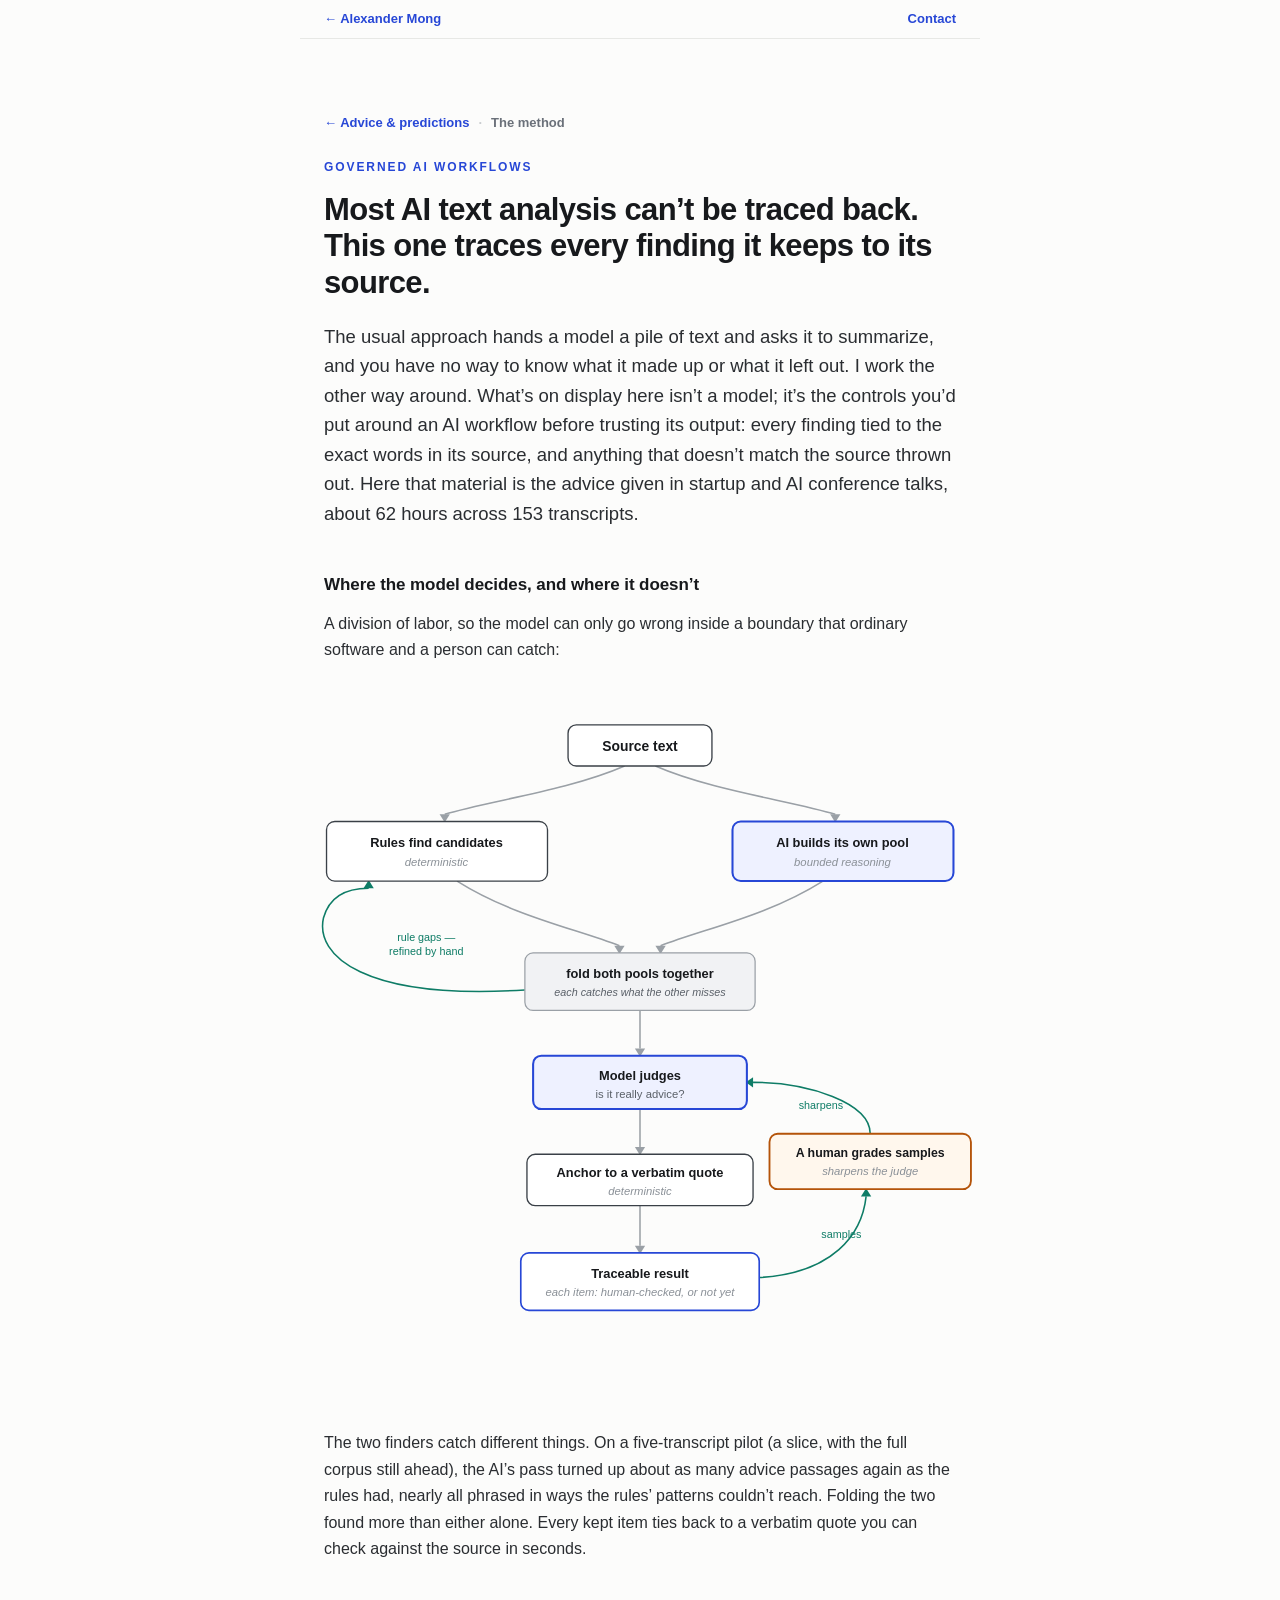
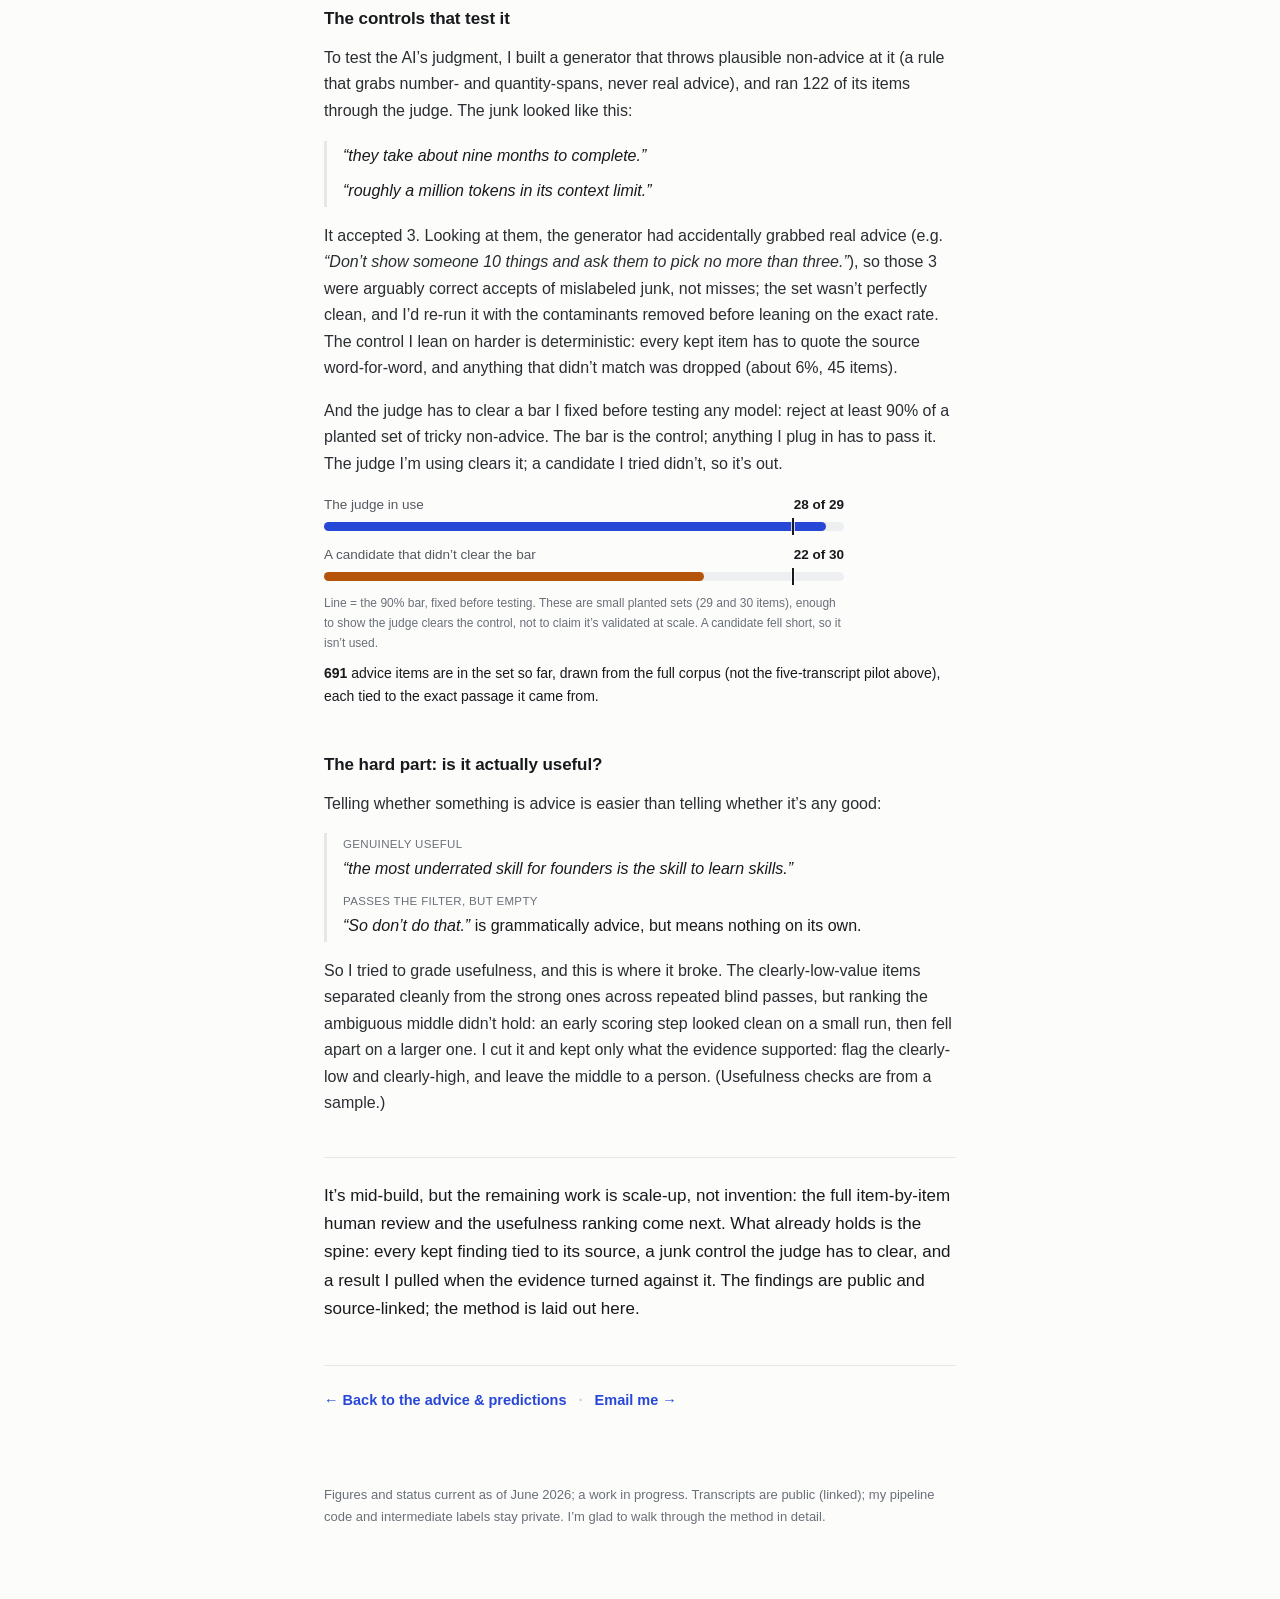
<file: projects/governed-ai-workflows/methodology.html>
<!DOCTYPE html>
<html lang="en">
<head>
<meta charset="utf-8"/>
<meta name="viewport" content="width=device-width, initial-scale=1"/>
<title>Governed AI Workflows - Alexander Mong</title>
<meta name="description" content="Deterministic rules plus a bounded LLM judge, with every finding traced to the exact words in its source and tested against a pre-registered control."/>
<link rel="canonical" href="https://alexander-mong.github.io/projects/governed-ai-workflows/methodology.html"/>
<meta property="og:type" content="article"/>
<meta property="og:site_name" content="Alexander Mong Portfolio"/>
<meta property="og:title" content="Governed AI Workflows - Alexander Mong"/>
<meta property="og:description" content="Deterministic rules plus a bounded LLM judge; every finding it keeps is traced to its source and tested against a pre-registered control."/>
<meta property="og:url" content="https://alexander-mong.github.io/projects/governed-ai-workflows/methodology.html"/>
<meta property="og:image" content="https://alexander-mong.github.io/projects/governed-ai-workflows/diagrams/division-of-labor.v3.png"/>
<meta name="twitter:card" content="summary_large_image"/>
<meta name="twitter:image" content="https://alexander-mong.github.io/projects/governed-ai-workflows/diagrams/division-of-labor.v3.png"/>
<style>
  :root { --ink:#17191C; --soft:#2A2D31; --muted:#55595F; --faint:#6A7079; --line:#E7E8E5; --track:#EDEFF1; --bg:#FCFCFB; --cobalt:#2747D6; --amber:#B45309; }
  * { box-sizing:border-box; }
  body { margin:0; background:var(--bg); color:var(--ink); font-family:Inter,"Segoe UI",Helvetica,Arial,sans-serif; line-height:1.66; -webkit-font-smoothing:antialiased; }
  main { max-width:680px; margin:0 auto; padding:72px 24px 64px; }
  .kicker { color:var(--cobalt); font-weight:700; font-size:12px; letter-spacing:.16em; text-transform:uppercase; margin:0 0 14px; }
  h1 { font-size:31px; line-height:1.18; font-weight:680; letter-spacing:-.02em; margin:0 0 20px; }
  .lead { font-size:18.5px; line-height:1.6; color:var(--soft); margin:0 0 6px; }
  h2 { font-size:17px; font-weight:700; margin:42px 0 12px; letter-spacing:-.005em; }
  p { margin:0 0 16px; color:var(--soft); }
  ul.body { margin:0 0 4px; padding:0; list-style:none; }
  ul.body li { position:relative; padding-left:20px; margin:0 0 10px; color:var(--soft); }
  ul.body li::before { content:""; position:absolute; left:2px; top:11px; width:5px; height:5px; border-radius:50%; background:var(--cobalt); }
  ul.body li b { color:var(--ink); font-weight:650; }
  .split { width:100%; max-width:980px; margin:18px auto; display:flex; gap:32px; align-items:center; }
  .split .txt { flex:1 1 0; min-width:0; }
  .split .fig { flex:0 0 330px; }
  .split .fig img { width:100%; height:auto; display:block; }
  @media (max-width:760px){ .split { flex-direction:column; gap:16px; } .split .fig { flex:none; width:100%; max-width:380px; } }
  .diagram { margin:26px calc(50% - 50vw) 12px; text-align:center; }
  .diagram img { width:92%; max-width:740px; height:auto; display:inline-block; }
  .eg { border-left:3px solid var(--line); padding:2px 0 2px 16px; margin:0 0 16px; }
  .eg .row { margin:0 0 9px; } .eg .row:last-child { margin:0; }
  .eg .tag { display:block; font-size:11.5px; letter-spacing:.03em; text-transform:uppercase; color:var(--faint); margin-bottom:2px; }
  .eg q { color:var(--ink); font-style:italic; quotes:"“" "”"; }
  .bars { margin:16px 0 8px; max-width:520px; }
  .bar { margin:0 0 13px; }
  .bar .lab { display:flex; justify-content:space-between; align-items:baseline; font-size:13.5px; color:var(--muted); margin-bottom:6px; }
  .bar .lab b { color:var(--ink); font-weight:650; }
  .bar .track { position:relative; height:9px; background:var(--track); border-radius:5px; }
  .bar .fill { height:100%; border-radius:5px; }
  .bar .thr { position:absolute; top:-4px; bottom:-4px; left:90%; width:2px; background:#17191C; box-shadow:0 0 0 1px rgba(255,255,255,.75); }
  .bars .note { font-size:12px; color:var(--faint); margin:2px 0 0; }
  .kept { font-size:14px; color:var(--ink); margin:6px 0 0; } .kept b { font-weight:700; }
  .close { margin-top:40px; padding-top:24px; border-top:1px solid var(--line); color:var(--ink); font-size:17px; }
  .next { margin:14px 0 0; }
  .next a { color:var(--cobalt); font-weight:650; font-size:15.5px; text-decoration:none; border-bottom:1px solid transparent; }
  .next a:hover { border-bottom-color:var(--cobalt); }
  footer { max-width:680px; margin:0 auto; padding:8px 24px 72px; color:var(--faint); font-size:13px; }
  /* minimal home bar */
  .am-bar { max-width:680px; margin:0 auto; padding:10px 24px; display:flex; align-items:center; justify-content:space-between; gap:12px; font-size:13px; line-height:1.4; border-bottom:1px solid var(--line); }
  .am-bar a { color:var(--cobalt); text-decoration:none; font-weight:600; }
  .am-bar a:hover { text-decoration:underline; }
  .am-bar nav { flex:1; }
</style>
</head>
<body>
<div class="am-bar"><a class="am-home" href="../../index.html">&larr; Alexander Mong</a><nav></nav><a class="am-contact" href="../../index.html#contact">Contact</a></div>
<main>
  <nav aria-label="Governed AI Workflows section" style="margin:0 0 22px;font-size:13px;font-weight:600;line-height:1.9">
    <a href="../../tech-week-advice.html" style="color:#2747D6;text-decoration:none">&larr; Advice &amp; predictions</a><span style="color:#C9CCCF;margin:0 9px">&middot;</span><span style="color:#6A7079">The method</span>
  </nav>
  <p class="kicker">Governed AI Workflows</p>
  <h1>Most AI text analysis can’t be traced back. This one traces every finding it keeps to its source.</h1>

  <p class="lead">The usual approach hands a model a pile of text and asks it to summarize, and you have
  no way to know what it made up or what it left out. I work the other way around. What’s on display here
  isn’t a model; it’s the controls you’d put around an AI workflow before trusting its output: every
  finding tied to the exact words in its source, and anything that doesn’t match the source thrown out.
  Here that material is the advice given in startup and AI conference talks, about 62 hours across 153
  transcripts.</p>

  <h2>Where the model decides, and where it doesn’t</h2>
  <p>A division of labor, so the model can only go wrong inside a boundary that ordinary software and a
  person can catch:</p>
  <figure class="diagram"><img src="diagrams/division-of-labor.v3.svg" alt="Flow: source text splits to two finders — deterministic rules and the AI building its own candidate pool (bounded reasoning); they fold together (each catches what the other misses); the model judges whether each is really advice; keepers are anchored to a verbatim quote; the traceable result marks each item as human-checked or not yet. Two side loops, both done by hand: rule gaps are refined manually, and a sample of items is human-graded to sharpen the judge."></figure>

  <p>The two finders catch different things. On a five-transcript pilot (a slice, with the full corpus
  still ahead), the AI’s pass turned up about as many advice passages again as the rules had, nearly all
  phrased in ways the rules’ patterns couldn’t reach. Folding the two found more than either alone. Every
  kept item ties back to a verbatim quote you can check against the source in seconds.</p>

  <h2>The controls that test it</h2>
  <p>To test the AI’s judgment, I built a generator that throws plausible non-advice at it
  (a rule that grabs number- and quantity-spans, never real advice), and ran 122 of its items through the
  judge. The junk looked like this:</p>
  <div class="eg">
    <div class="row"><q>they take about nine months to complete.</q></div>
    <div class="row"><q>roughly a million tokens in its context limit.</q></div>
  </div>
  <p>It accepted 3. Looking at them, the generator had accidentally grabbed real advice (e.g. <em>“Don’t
  show someone 10 things and ask them to pick no more than three.”</em>), so those 3 were arguably
  correct accepts of mislabeled junk, not misses; the set wasn’t perfectly clean, and I’d re-run it with the
  contaminants removed before leaning on the exact rate. The control I lean on harder is deterministic: every
  kept item has to quote the source word-for-word, and anything that didn’t match was dropped (about 6%, 45 items).</p>
  <p>And the judge has to clear a bar I fixed before testing any model: reject at least 90% of a planted
  set of tricky non-advice. The bar is the control; anything I plug in has to pass it. The judge I’m
  using clears it; a candidate I tried didn’t, so it’s out.</p>
  <div class="bars">
    <div class="bar">
      <div class="lab"><span>The judge in use</span><b>28 of 29</b></div>
      <div class="track"><div class="fill" style="width:96.6%;background:var(--cobalt)"></div><div class="thr"></div></div>
    </div>
    <div class="bar">
      <div class="lab"><span>A candidate that didn’t clear the bar</span><b>22 of 30</b></div>
      <div class="track"><div class="fill" style="width:73%;background:var(--amber)"></div><div class="thr"></div></div>
    </div>
    <p class="note">Line = the 90% bar, fixed before testing. These are small planted sets (29 and 30 items), enough to show the judge clears the control, not to claim it’s validated at scale. A candidate fell short, so it isn’t used.</p>
  </div>
  <p class="kept"><b>691</b> advice items are in the set so far, drawn from the full corpus (not the five-transcript pilot above), each tied to the exact passage it came from.</p>

  <h2>The hard part: is it actually useful?</h2>
  <p>Telling whether something is advice is easier than telling whether it’s any good:</p>
  <div class="eg">
    <div class="row"><span class="tag">Genuinely useful</span><q>the most underrated skill for founders is the skill to learn skills.</q></div>
    <div class="row"><span class="tag">Passes the filter, but empty</span><q>So don’t do that.</q> is grammatically advice, but means nothing on its own.</div>
  </div>
  <p>So I tried to grade usefulness, and this is where it broke. The clearly-low-value items separated
  cleanly from the strong ones across repeated blind passes, but ranking the ambiguous middle didn’t hold:
  an early scoring step looked clean on a small run, then fell apart on a larger one. I cut it and kept only
  what the evidence supported: flag the clearly-low and clearly-high, and leave the middle to a person.
  (Usefulness checks are from a sample.)</p>

  <p class="close">It’s mid-build, but the remaining work is scale-up, not invention: the full item-by-item
  human review and the usefulness ranking come next. What already holds is the spine: every kept finding tied to its source, a junk control the
  judge has to clear, and a result I pulled when the evidence turned against it. The findings are public
  and source-linked; the method is laid out here.</p>
  <div style="margin:42px 0 0;padding:22px 0 0;border-top:1px solid #E7E8E5;font-size:14.5px;font-weight:650">
    <a href="../../tech-week-advice.html" style="color:#2747D6;text-decoration:none">&larr; Back to the advice &amp; predictions</a><span style="color:#C9CCCF;margin:0 12px">&middot;</span><a href="mailto:alexandermong@gmail.com" style="color:#2747D6;text-decoration:none">Email me &rarr;</a>
  </div>
</main>
<footer>
  Figures and status current as of June 2026; a work in progress. Transcripts are public (linked); my
  pipeline code and intermediate labels stay private. I’m glad to walk through the method in detail.
</footer>
</body>
</html>
</file>
<file: assets/css/styles.css>
:root{--ink:#172033;--muted:#5d6775;--paper:#f6f1e8;--card:#fff;--line:#d8d1c4;--dark:#101820;--dark2:#172232;--blue:#2578b5;--orange:#e37a0a;--green:#556f2c;--gold:#c99a39;--shadow:0 22px 70px rgba(23,32,51,.14);--softshadow:0 12px 30px rgba(23,32,51,.1);--radius:22px;--max:1180px}*{box-sizing:border-box}html{scroll-behavior:smooth}body{margin:0;color:var(--ink);background:radial-gradient(circle at 13% 0%,rgba(37,120,181,.1),transparent 34rem),radial-gradient(circle at 92% 8%,rgba(37,120,181,.1),transparent 34rem),linear-gradient(180deg,var(--paper),#fbf8f2 52%,var(--paper));font-family:ui-sans-serif,system-ui,-apple-system,BlinkMacSystemFont,"Segoe UI",Roboto,Arial,"Helvetica Neue",sans-serif;line-height:1.58}a{color:inherit;text-decoration:none}img{max-width:100%;display:block}button,input,textarea,select{font:inherit}.wrap{width:min(var(--max),calc(100% - 40px));margin:0 auto}.skip-link{position:absolute;left:-999px;top:12px;background:white;color:var(--ink);padding:10px 14px;border-radius:999px;z-index:999}.skip-link:focus{left:12px}.site-header{position:sticky;top:0;z-index:60;background:rgba(246,241,232,.88);backdrop-filter:blur(16px);border-bottom:1px solid rgba(216,209,196,.86)}.nav{min-height:68px;display:flex;align-items:center;justify-content:space-between;gap:18px}.brand{display:flex;align-items:center;gap:12px;font-weight:850;letter-spacing:-.02em}.brand-mark{width:38px;height:38px;border-radius:12px;background:linear-gradient(135deg,var(--blue),var(--green));color:white;display:grid;place-items:center;box-shadow:var(--softshadow)}.navlinks{display:flex;align-items:center;gap:16px;color:var(--muted);font-size:14px;font-weight:650}.navlinks a:hover{color:var(--blue)}.nav-cta{background:var(--blue);color:white!important;border-radius:999px;padding:9px 14px;box-shadow:0 10px 22px rgba(37,120,181,.18)}.hero{background:linear-gradient(115deg,rgba(16,24,32,.97),rgba(23,34,50,.96)),radial-gradient(circle at 10% 0%,rgba(37,120,181,.22),transparent 28rem);color:white;padding:72px 0 56px;overflow:hidden;position:relative}.hero:after{display:none}.hero-grid{position:relative;z-index:1;display:grid;grid-template-columns:.88fr 1.12fr;gap:44px;align-items:center}.eyebrow{display:inline-flex;align-items:center;gap:10px;color:#a9d6ff;font-size:13px;text-transform:uppercase;letter-spacing:.12em;font-weight:850;margin-bottom:18px}.eyebrow:before{content:"";width:9px;height:9px;border-radius:999px;background:var(--orange);box-shadow:0 0 0 8px rgba(227,122,10,.12)}h1,h2,h3{text-wrap:balance}h1{margin:0;font-size:clamp(42px,6vw,76px);line-height:.95;letter-spacing:-.06em}.subtitle{margin:24px 0 0;color:#dbe8f7;font-size:clamp(18px,2vw,22px);max-width:760px}.hero-actions{display:flex;flex-wrap:wrap;gap:12px;margin-top:30px}.btn{display:inline-flex;align-items:center;justify-content:center;gap:8px;padding:12px 17px;border-radius:999px;border:1px solid rgba(255,255,255,.18);color:white;font-weight:800;transition:transform .16s ease,box-shadow .16s ease,background .16s ease}.btn:hover{transform:translateY(-1px);box-shadow:0 12px 28px rgba(0,0,0,.22)}.btn.primary{background:var(--orange);border-color:var(--orange);color:#16130d}.btn.light{background:rgba(255,255,255,.08)}.badge-row{display:flex;flex-wrap:wrap;gap:8px;margin-top:22px}.badge{display:inline-flex;align-items:center;padding:7px 10px;border-radius:999px;border:1px solid rgba(255,255,255,.16);background:rgba(255,255,255,.07);color:#f4fbff;font-size:12px;font-weight:780}.media-frame{background:white;border:1px solid var(--line);border-radius:var(--radius);padding:10px;box-shadow:var(--softshadow)}.hero .media-frame{background:rgba(255,255,255,.06);border-color:rgba(255,255,255,.16);box-shadow:0 30px 100px rgba(0,0,0,.28)}.media-frame img{width:100%;height:auto;object-fit:contain;border-radius:calc(var(--radius) - 8px);background:transparent}.hero .media-frame img{border:1px solid rgba(255,255,255,.12)}.caption{color:var(--muted);font-size:14px;margin-top:10px}.hero .caption{color:#c8d9ea;margin:11px 3px 0}.zoomable{cursor:zoom-in}.zoom-hint{display:inline-flex;align-items:center;gap:6px;margin-top:8px;color:#1d5f91;font-size:13px;font-weight:750}.section{padding:70px 0}.section.compact{padding:48px 0}.section-head{display:flex;justify-content:space-between;align-items:flex-end;gap:28px;margin-bottom:28px}.kicker{color:var(--blue);font-weight:900;font-size:13px;text-transform:uppercase;letter-spacing:.12em;margin-bottom:9px}h2{margin:0;font-size:clamp(30px,4.2vw,50px);line-height:1.04;letter-spacing:-.045em}h3{letter-spacing:-.025em}.section-note{max-width:440px;color:var(--muted);margin:0}.overview{display:grid;grid-template-columns:.92fr 1.08fr;gap:28px;align-items:start}.lede-card,.paper-card{background:var(--card);border:1px solid var(--line);border-radius:var(--radius);padding:24px;box-shadow:var(--softshadow)}.lede-card p{font-size:18px;color:var(--muted);margin:16px 0 0}.summary-grid{display:grid;grid-template-columns:1fr 1fr;gap:12px}.summary-item{background:#fbf8f2;border:1px solid var(--line);border-radius:18px;padding:16px}.summary-item strong{display:block;margin-bottom:5px}.summary-item span{color:var(--muted);font-size:14px}.example-strip{display:grid;grid-template-columns:repeat(3,1fr);gap:18px;margin-top:28px}.product-card{background:var(--card);border:1px solid var(--line);border-radius:20px;padding:10px;box-shadow:var(--softshadow)}.product-card img{width:100%;height:auto;max-height:235px;object-fit:contain;border-radius:12px}.product-card strong{display:block;margin:12px 4px 3px}.product-card span{color:var(--muted);font-size:14px;display:block;margin:0 4px 4px}.split{display:grid;grid-template-columns:.9fr 1.1fr;gap:24px;align-items:center}.split.reverse{grid-template-columns:1.1fr .9fr}.paper-card h3{margin:0 0 11px;font-size:24px}.paper-card p{color:var(--muted);margin:0 0 14px}.list{margin:0;padding-left:19px;color:var(--muted)}.list li{margin:8px 0}.workflow-grid{display:grid;grid-template-columns:repeat(5,1fr);gap:14px;margin-top:20px}.workflow-card{background:white;border:1px solid var(--line);border-radius:20px;padding:10px;box-shadow:var(--softshadow)}.workflow-card img{width:100%;max-height:145px;height:auto;object-fit:contain;border-radius:12px}.workflow-card strong{display:block;margin:10px 3px 2px;font-size:14px}.workflow-card span{display:block;color:var(--muted);font-size:12.5px;margin:0 3px 3px}.callouts{display:grid;gap:10px;margin-top:18px}.callout{display:grid;grid-template-columns:30px 1fr;gap:12px;background:#fbf8f2;border:1px solid var(--line);border-radius:16px;padding:13px}.icon{width:30px;height:30px;border-radius:999px;display:grid;place-items:center;color:white;background:var(--blue);font-weight:950}.callout:nth-child(2) .icon{background:var(--orange)}.callout:nth-child(3) .icon{background:var(--green)}.callout strong{display:block}.callout span{color:var(--muted);font-size:14px}.output-grid{display:grid;grid-template-columns:1.04fr .96fr;gap:20px;align-items:start}.output-stack{display:grid;gap:20px}.large-output img{max-height:850px;object-fit:contain}.note{background:#fffaf0;color:#6b4a00;border:1px solid #e9ce86;border-radius:16px;padding:12px 14px;font-size:14px;margin-top:16px}.dark-band{background:linear-gradient(135deg,var(--dark),var(--dark2));color:white;padding:68px 0}.dark-band .kicker{color:#a9d6ff}.dark-band .section-note,.dark-band .caption,.dark-band p,.dark-band li{color:#c7d7e8}.dark-band .paper-card{background:rgba(255,255,255,.06);border-color:rgba(255,255,255,.14);box-shadow:0 20px 70px rgba(0,0,0,.22)}.two-col{display:grid;grid-template-columns:1fr 1fr;gap:20px}.owned{border-top:5px solid var(--blue)}.boundary{border-top:5px solid var(--gold)}.lineage{display:grid;grid-template-columns:1.08fr .92fr;gap:24px;align-items:start}.related{display:grid;grid-template-columns:repeat(3,1fr);gap:18px}.related .paper-card{min-height:220px}.tagline{display:inline-flex;padding:6px 10px;border-radius:999px;background:#edf5fb;color:#1d5f91;font-size:12px;font-weight:800;margin-bottom:14px}.contact{text-align:center;padding:78px 0 92px}.contact h2{max-width:820px;margin:0 auto}.contact p{color:var(--muted);max-width:670px;margin:18px auto 26px;font-size:18px}.contact .btn{color:var(--ink);border-color:var(--line);background:white}.contact .btn.primary{color:white;background:var(--blue);border-color:var(--blue)}.site-footer{padding:26px 0;background:#0d141c;color:#b9c7d8;font-size:14px}.footer-row{display:flex;flex-wrap:wrap;justify-content:space-between;gap:16px}.lightbox{position:fixed;inset:0;z-index:200;display:none;align-items:center;justify-content:center;padding:28px;background:rgba(6,10,14,.88)}.lightbox[aria-hidden=false]{display:flex}.lightbox-inner{width:min(96vw,1320px);max-height:92vh;display:grid;gap:12px}.lightbox-top{display:flex;justify-content:space-between;align-items:center;gap:12px;color:white}.lightbox-title{margin:0;font-size:16px;font-weight:780}.lightbox-close{border:1px solid rgba(255,255,255,.28);background:rgba(255,255,255,.08);color:white;border-radius:999px;padding:9px 13px;cursor:pointer}.lightbox-close:hover{background:rgba(255,255,255,.16)}.lightbox-img-wrap{background:white;border-radius:18px;padding:10px;overflow:auto;max-height:calc(92vh - 62px)}.lightbox img{width:auto;max-width:100%;max-height:calc(92vh - 88px);object-fit:contain;margin:0 auto;border-radius:10px}.lightbox-caption{color:#d7e4f2;margin:0;font-size:14px}@media(max-width:1080px){.nav{flex-wrap:wrap;padding:10px 0;min-height:0;gap:10px}.navlinks{display:flex;flex-wrap:wrap;gap:6px;width:100%;font-size:12.5px;padding-bottom:2px}.navlinks a{padding:6px 11px;border-radius:999px;border:1px solid rgba(216,209,196,.7);background:rgba(255,255,255,.7);white-space:nowrap;box-shadow:none}.navlinks .nav-cta{background:var(--blue);color:white!important;border-color:var(--blue);padding:6px 12px}.hero-grid,.overview,.split,.split.reverse,.output-grid,.lineage,.two-col{grid-template-columns:1fr}.workflow-grid{grid-template-columns:1fr 1fr}.related{grid-template-columns:1fr}}@media(max-width:680px){.wrap{width:min(var(--max),calc(100% - 24px))}.hero{padding:48px 0 42px}.section{padding:48px 0}.section-head{display:block}.section-note{margin-top:12px}.summary-grid,.example-strip,.workflow-grid{grid-template-columns:1fr}.media-frame,.product-card,.workflow-card{padding:7px}}


/* AR Catalog page additions */
.hero.ar-hero{background:linear-gradient(115deg,rgba(15,22,29,.98),rgba(24,34,45,.96)),radial-gradient(circle at 78% 8%,rgba(201,154,57,.18),transparent 28rem),radial-gradient(circle at 12% 20%,rgba(85,111,44,.18),transparent 30rem)}
.hero.ar-hero h1{max-width:760px}.source-list{display:grid;gap:8px;margin:16px 0 0;padding:0;list-style:none}.source-list li{border:1px solid var(--line);background:#fff;padding:12px 14px;border-radius:14px;color:var(--muted);font-size:14px}.source-list a{color:#1d5f91;font-weight:800;text-decoration:underline;text-underline-offset:3px}.simple-flow{display:grid;grid-template-columns:repeat(5,1fr);gap:12px;margin:20px 0}.flow-step{position:relative;background:#fff;border:1px solid var(--line);border-radius:18px;padding:16px;box-shadow:var(--softshadow);min-height:124px}.flow-step:not(:last-child):after{content:"→";position:absolute;right:-16px;top:42%;font-size:24px;color:var(--gold);font-weight:900;z-index:2}.flow-num{display:inline-grid;place-items:center;width:30px;height:30px;border-radius:999px;background:var(--green);color:#fff;font-weight:900;margin-bottom:10px}.flow-step strong{display:block;line-height:1.2}.flow-step span{display:block;color:var(--muted);font-size:13px;margin-top:6px}.at-a-glance{display:grid;grid-template-columns:repeat(4,1fr);gap:12px}.glance-item{background:#fbf8f2;border:1px solid var(--line);border-radius:18px;padding:15px}.glance-item strong{display:block;font-size:13px;text-transform:uppercase;letter-spacing:.08em;color:var(--blue);margin-bottom:5px}.glance-item span{color:var(--ink);font-weight:700}.media-row{display:grid;grid-template-columns:repeat(3,1fr);gap:18px;align-items:start}.launch-note{background:#fff;border:1px solid var(--line);border-radius:var(--radius);padding:18px;box-shadow:var(--softshadow)}.launch-note blockquote{margin:0;padding:0 0 0 16px;border-left:4px solid var(--gold);color:var(--ink);font-size:18px;line-height:1.45}.launch-note .date{margin-top:12px;color:var(--muted);font-size:14px;font-weight:750}.video-note{border:2px dashed rgba(37,120,181,.35);background:linear-gradient(135deg,#fff,#f4f8fb);border-radius:var(--radius);padding:28px;text-align:center;box-shadow:var(--softshadow)}.video-note .play{width:72px;height:72px;border-radius:999px;background:var(--blue);color:#fff;display:grid;place-items:center;margin:0 auto 14px;font-size:30px;box-shadow:0 12px 30px rgba(37,120,181,.22)}.video-note p{color:var(--muted);max-width:650px;margin:8px auto}.timeline-mini{display:grid;grid-template-columns:repeat(3,1fr);gap:14px;margin-top:18px}.timeline-mini div{background:rgba(255,255,255,.06);border:1px solid rgba(255,255,255,.14);border-radius:18px;padding:16px}.timeline-mini strong{display:block;color:white;font-size:20px}.timeline-mini span{color:#c7d7e8;font-size:14px}.source-note{font-size:13px;color:#c7d7e8;margin-top:20px}.source-note a{color:#dceeff;text-decoration:underline;text-underline-offset:3px}.status-note{background:#eef5ed;border:1px solid #c8dabb;color:#354727;border-radius:16px;padding:13px 15px;margin-top:18px;font-size:14px}.footnote{font-size:13px;color:var(--muted)}.inline-link{color:#1d5f91;text-decoration:underline;text-underline-offset:3px;font-weight:800}.related .paper-card a{color:#1d5f91;text-decoration:underline;text-underline-offset:3px;font-weight:800}.site-note{background:#fffaf0;border:1px solid #e9ce86;color:#6b4a00;border-radius:16px;padding:12px 14px;font-size:14px;margin-top:14px}
@media(max-width:1080px){.at-a-glance{grid-template-columns:1fr 1fr}.media-row,.simple-flow,.timeline-mini{grid-template-columns:1fr}.flow-step:not(:last-child):after{content:"↓";right:auto;left:50%;transform:translateX(-50%);top:auto;bottom:-22px;background:#fbf8f2;border-radius:999px;padding:0 7px}.simple-flow{gap:24px}}
@media(max-width:680px){.at-a-glance{grid-template-columns:1fr}.media-row{gap:14px}.video-note{padding:20px}.timeline-mini strong{font-size:18px}}

/* AR Catalog focused page updates */
.hero-copy{color:#dbe8f7;margin:18px 0 0;max-width:740px}.hero-media img{max-height:620px;object-fit:contain}.snapshot-mini{display:grid;grid-template-columns:1fr 1fr;gap:10px;margin-top:22px}.snapshot-mini div{border:1px solid rgba(255,255,255,.16);background:rgba(255,255,255,.07);border-radius:16px;padding:12px}.snapshot-mini strong{display:block;color:#a9d6ff;font-size:12px;text-transform:uppercase;letter-spacing:.08em;margin-bottom:4px}.snapshot-mini span{display:block;color:#f4fbff;font-size:13px;line-height:1.35}.section-intro{max-width:860px;color:var(--muted);margin:0 0 22px}.video-layout{display:grid;grid-template-columns:1.15fr .85fr;gap:22px;align-items:start}.video-card{margin:0;background:rgba(255,255,255,.06);border:1px solid rgba(255,255,255,.14);border-radius:var(--radius);padding:10px;box-shadow:0 22px 70px rgba(0,0,0,.2)}.video-card video{width:100%;display:block;border-radius:calc(var(--radius) - 8px);background:#000}.flow-card h3{margin-top:0}.flow-row{display:grid;gap:10px;margin-top:16px}.flow-row span{position:relative;display:block;background:#fbf8f2;border:1px solid var(--line);border-radius:14px;padding:11px 12px;font-weight:800;color:var(--ink)}.flow-row span:not(:last-child)::after{content:"↓";position:absolute;right:14px;color:var(--gold);font-weight:950}.two-cards{grid-template-columns:1fr 1fr}.two-cards .product-card img{max-height:360px}.rollout-frame img{max-height:650px;object-fit:contain}.related-single{max-width:760px}.dark-band .flow-card{background:rgba(255,255,255,.95);color:var(--ink);border-color:rgba(255,255,255,.25)}.dark-band .flow-card p{color:var(--muted)}
@media(max-width:1080px){.video-layout{grid-template-columns:1fr}.two-cards{grid-template-columns:1fr}.snapshot-mini{grid-template-columns:1fr 1fr}}
@media(max-width:680px){.snapshot-mini{grid-template-columns:1fr}.hero-copy{font-size:15px}.two-cards .product-card img{max-height:none}}


/* AR Catalog: compact responsive process strip */
.flow-strip{
  display:flex;
  align-items:stretch;
  gap:8px;
  margin-top:18px;
  width:100%;
}
.flow-step{
  flex:1 1 0;
  min-width:0;
  background:#fbf8f2;
  border:1px solid var(--line);
  border-radius:16px;
  padding:12px 10px;
  color:var(--ink);
  font-weight:850;
  line-height:1.18;
  text-align:center;
  display:flex;
  flex-direction:column;
  align-items:center;
  justify-content:center;
  gap:6px;
  box-shadow:0 8px 24px rgba(31,47,66,.08);
}
.step-num{
  width:24px;
  height:24px;
  border-radius:999px;
  display:grid;
  place-items:center;
  background:var(--gold);
  color:#261800;
  font-size:12px;
  font-weight:950;
}
.flow-arrow{
  display:flex;
  align-items:center;
  justify-content:center;
  color:var(--gold);
  font-size:24px;
  font-weight:950;
  padding:0 1px;
}
@media(max-width:980px){
  .flow-strip{flex-direction:column;gap:8px;max-width:520px;margin-left:auto;margin-right:auto;}
  .flow-arrow{transform:rotate(90deg);font-size:20px;height:12px;}
  .flow-step{flex-direction:row;text-align:left;justify-content:flex-start;padding:11px 13px;}
}


/* AR Catalog: give workflow the full demo width instead of squeezing it beside the video */
.video-layout.flow-below{
  grid-template-columns:1fr;
  max-width:1040px;
  margin:0 auto;
}
.video-layout.flow-below .flow-card{
  margin-top:0;
}
.video-layout.flow-below .flow-card h3,
.video-layout.flow-below .flow-card p{
  max-width:860px;
}


/* About landing page additions */
.about-hero-grid{grid-template-columns:1.05fr .95fr}.about-card{color:var(--ink)}.about-card h2{margin:6px 0 10px;font-size:clamp(26px,3vw,38px);line-height:1.05;letter-spacing:-.04em}.about-card p{color:var(--muted);margin:0}.dark-badges .badge{background:#eef4f8;border-color:#d7e4ec;color:#284256}.eyebrow.dark{color:var(--blue)}.eyebrow.dark:before{background:var(--orange)}.about-main-section{padding-top:70px}.about-layout{display:grid;grid-template-columns:minmax(0,1fr) 360px;gap:28px;align-items:start}.prose-card{background:rgba(255,255,255,.82);border:1px solid var(--line);border-radius:var(--radius);box-shadow:var(--softshadow);padding:clamp(24px,4vw,46px)}.prose-card h2{margin:0 0 18px;font-size:clamp(34px,4vw,52px);letter-spacing:-.05em;line-height:1}.prose-card p{font-size:18px;color:#354150;margin:0 0 18px}.prose-card p:last-child{margin-bottom:0}.side-panel{display:grid;gap:16px;position:sticky;top:88px}.side-card{background:#fff;border:1px solid var(--line);border-radius:20px;box-shadow:var(--softshadow);padding:22px}.side-card h3{margin:0 0 12px;font-size:22px;letter-spacing:-.03em}.side-card p{color:var(--muted);margin:0}.clean-list{margin:0;padding-left:18px;color:var(--muted)}.clean-list li{margin:0 0 10px}.projects-section{padding-top:70px}.project-grid{display:grid;grid-template-columns:repeat(2,minmax(0,1fr));gap:26px}.feature-card{overflow:hidden;background:white;border:1px solid var(--line);border-radius:var(--radius);box-shadow:var(--shadow)}.feature-card>a img{width:100%;aspect-ratio:16/9;object-fit:cover;background:#ece7dd}.project-card-body{padding:24px}.project-card-body h3{font-size:30px;line-height:1.04;letter-spacing:-.04em;margin:8px 0 10px}.project-card-body p{color:var(--muted);margin:0 0 16px}.text-link{display:inline-flex;margin-top:18px;font-weight:850;color:var(--blue)}.two-col-cards{display:grid;grid-template-columns:repeat(2,minmax(0,1fr));gap:24px}.light-card{color:var(--ink)}.light-card h2{font-size:clamp(28px,3.3vw,42px);line-height:1.05;letter-spacing:-.045em;margin:8px 0 12px}.light-card p{color:var(--muted);margin:0}.contact-card{display:grid;grid-template-columns:1fr auto;gap:28px;align-items:center;background:linear-gradient(135deg,#fff,#f7f1e8);border:1px solid var(--line);border-radius:var(--radius);box-shadow:var(--shadow);padding:clamp(24px,4vw,42px)}.contact-card h2{font-size:clamp(32px,4vw,52px);line-height:1;letter-spacing:-.05em;margin:0 0 12px}.contact-card p{max-width:760px;margin:0;color:var(--muted);font-size:18px}.contact-actions{display:flex;flex-wrap:wrap;gap:12px;justify-content:flex-end}.dark-btn{border-color:var(--orange)!important}.outline-btn{color:var(--ink);border-color:var(--line);background:white}.site-footer{padding:30px 0;border-top:1px solid var(--line);color:var(--muted)}.footer-inner{display:flex;justify-content:space-between;gap:16px;flex-wrap:wrap;font-size:14px}.kicker{font-size:12px;text-transform:uppercase;letter-spacing:.12em;font-weight:850;color:var(--orange)}
@media (max-width: 920px){.about-hero-grid,.about-layout,.project-grid,.two-col-cards,.contact-card{grid-template-columns:1fr}.side-panel{position:static}.contact-actions{justify-content:flex-start}.navlinks{gap:10px;flex-wrap:wrap;justify-content:flex-end}.hero{padding:56px 0 44px}}
@media (max-width: 620px){html,body{max-width:100%;overflow-x:hidden}.wrap{width:calc(100vw - 28px);max-width:calc(100vw - 28px)}.nav{align-items:flex-start;flex-direction:column;padding:12px 0}.navlinks{justify-content:flex-start;width:100%;max-width:100%;flex-wrap:wrap}.navlinks a{white-space:normal}h1{font-size:clamp(34px,10vw,40px);line-height:1.05;letter-spacing:-.035em}.prose-card,.side-card,.contact-card{border-radius:18px}.prose-card p{font-size:16.5px}.hero .subtitle,.about-card p,.prose-card p,.side-card p,.clean-list,.project-card-body p,.light-card p,.contact-card p{overflow-wrap:break-word}.project-card-body h3{font-size:26px}}

/* ---- 2026-08 redesign additions (agent-first homepage) ---- */
html{background:var(--paper)}
.hero-availability{margin:18px 0 0;font-size:14px;color:rgba(255,255,255,.78)}
.hero-availability strong{color:#fff}
.built-list li{margin:0 0 9px}
.built-list strong{color:var(--ink)}
.built-updated{margin:14px 0 0;font-size:12.5px;color:var(--muted);letter-spacing:.02em}
.section-title{display:flex;flex-direction:column;gap:6px;margin-bottom:26px}
.section-title h2{margin:0}
.section-title p{margin:6px 0 0;color:var(--muted);max-width:760px}
.project-grid.three{grid-template-columns:repeat(3,minmax(0,1fr));gap:22px}
.project-grid.three .project-card-body{padding:20px}
.project-grid.three .project-card-body h3{font-size:24px}
.project-grid.three .project-card-body p{font-size:15px}
.text-link.muted{color:var(--muted);font-weight:600;font-style:italic;cursor:default}
.work-list{list-style:none;margin:26px 0 0;padding:0;display:grid;gap:12px}
.work-list li{background:#fff;border:1px solid var(--line);border-radius:18px;padding:16px 20px;box-shadow:var(--softshadow);display:grid;grid-template-columns:260px minmax(0,1fr) auto;gap:18px;align-items:start}
.work-list li>div strong{display:block;font-size:17px;letter-spacing:-.02em}
.work-kicker{display:block;font-size:12.5px;color:var(--muted);margin-top:3px}
.work-list li p{margin:0;color:var(--muted);font-size:15px}
.work-list li .text-link{margin:0;white-space:nowrap;align-self:center}
.work-divider{display:flex;align-items:center;gap:14px;margin:34px 0 0;color:var(--muted);font-size:13px;text-transform:uppercase;letter-spacing:.12em;font-weight:850}
.work-divider:before,.work-divider:after{content:"";flex:1;height:1px;background:var(--line)}
.work-list.earlier li{background:#fbf8f2}
.page-anchors{background:rgba(246,241,232,.92);border-bottom:1px solid var(--line)}
.page-anchors .wrap{display:flex;flex-wrap:wrap;gap:6px 18px;padding:10px 0;font-size:13.5px;color:var(--muted);font-weight:650}
.page-anchors .label{text-transform:uppercase;letter-spacing:.1em;font-size:11.5px;color:var(--blue);font-weight:850;margin-right:6px}
.page-anchors a:hover{color:var(--blue)}
@media (max-width:1080px){.project-grid.three{grid-template-columns:1fr 1fr}.work-list li{grid-template-columns:220px minmax(0,1fr)}.work-list li .text-link{grid-column:2}}
@media (max-width:680px){.project-grid.three{grid-template-columns:1fr}.work-list li{grid-template-columns:1fr;gap:8px}.work-list li .text-link{grid-column:1;white-space:normal}}

.feature-card>a img.contain,.feature-card>.card-media img.contain{object-fit:contain;background:#fbf8f2;padding:6px}
.feature-card>.card-media{display:block}
.feature-card>.card-media img{width:100%;aspect-ratio:16/9;object-fit:cover;background:#ece7dd}
.project-grid.three .feature-card{display:flex;flex-direction:column}
.project-grid.three .project-card-body{display:flex;flex-direction:column;flex:1}
.project-grid.three .project-card-body .text-link{margin-top:auto;padding-top:14px}
.project-grid.three .card-links{margin-top:auto;padding-top:14px}
.project-grid.three .card-links .text-link{margin-top:0;padding-top:0;display:inline}
.hero .zoom-hint{color:#a9d6ff}
.grid-2,.split,.split.reverse{align-items:start}
</file>
<file: assets/css/shed-styles.css>
:root{
  --ink:#172033;
  --muted:#5f6877;
  --paper:#f6f1e8;
  --paper2:#fbf8f2;
  --card:#fff;
  --line:#d9d1c4;
  --dark:#101820;
  --dark2:#172232;
  --blue:#2578b5;
  --orange:#e37a0a;
  --green:#556f2c;
  --gold:#c99a39;
  --shadow:0 22px 70px rgba(23,32,51,.14);
  --softshadow:0 12px 30px rgba(23,32,51,.10);
  --radius:22px;
  --max:1180px;
}
*{box-sizing:border-box}
html{scroll-behavior:smooth}
body{
  margin:0;
  color:var(--ink);
  background:radial-gradient(circle at 13% 0%,rgba(37,120,181,.1),transparent 34rem),radial-gradient(circle at 92% 8%,rgba(227,122,10,.1),transparent 34rem),linear-gradient(180deg,var(--paper),#fbf8f2 52%,var(--paper));
  font-family:ui-sans-serif,system-ui,-apple-system,BlinkMacSystemFont,"Segoe UI",Roboto,Arial,"Helvetica Neue",sans-serif;
  line-height:1.58;
}
a{color:inherit;text-decoration:none}
img,video{max-width:100%;display:block}
.wrap{width:min(var(--max),calc(100% - 40px));margin:0 auto}
.skip-link{position:absolute;left:-999px;top:12px;background:white;color:var(--ink);padding:10px 14px;border-radius:999px;z-index:999}.skip-link:focus{left:12px}
.site-header{position:sticky;top:0;z-index:60;background:rgba(246,241,232,.9);backdrop-filter:blur(16px);border-bottom:1px solid rgba(216,209,196,.86)}
.nav{min-height:68px;display:flex;align-items:center;justify-content:space-between;gap:18px}.brand{display:flex;align-items:center;gap:12px;font-weight:850;letter-spacing:-.02em}.brand-mark{width:38px;height:38px;border-radius:12px;background:linear-gradient(135deg,var(--blue),var(--green));color:white;display:grid;place-items:center;box-shadow:var(--softshadow)}.navlinks{display:flex;align-items:center;gap:16px;color:var(--muted);font-size:14px;font-weight:650}.navlinks a:hover{color:var(--blue)}.nav-cta{background:var(--blue);color:white!important;border-radius:999px;padding:9px 14px;box-shadow:0 10px 22px rgba(37,120,181,.18)}
.hero{background:linear-gradient(115deg,rgba(16,24,32,.97),rgba(23,34,50,.96)),radial-gradient(circle at 10% 0%,rgba(37,120,181,.22),transparent 28rem);color:white;padding:72px 0 56px;overflow:hidden;position:relative}.hero:after{content:"";position:absolute;inset:auto -10% -22% 45%;height:360px;background:radial-gradient(circle,rgba(227,122,10,.15),transparent 30rem);pointer-events:none}.hero-grid{position:relative;z-index:1;display:grid;grid-template-columns:.9fr 1.1fr;gap:44px;align-items:center}.eyebrow{display:inline-flex;align-items:center;gap:10px;color:#a9d6ff;font-size:13px;text-transform:uppercase;letter-spacing:.12em;font-weight:850;margin-bottom:18px}.eyebrow:before{content:"";width:9px;height:9px;border-radius:999px;background:var(--orange);box-shadow:0 0 0 8px rgba(227,122,10,.12)}h1,h2,h3{text-wrap:balance}h1{margin:0;font-size:clamp(42px,6vw,76px);line-height:.95;letter-spacing:-.06em}.subtitle{margin:24px 0 0;color:#dbe8f7;font-size:clamp(18px,2vw,22px);max-width:760px}.hero-copy{color:#dbe8f7;margin:18px 0 0;max-width:740px}.hero-actions{display:flex;flex-wrap:wrap;gap:12px;margin-top:30px}.btn{display:inline-flex;align-items:center;justify-content:center;gap:8px;padding:12px 17px;border-radius:999px;border:1px solid rgba(255,255,255,.18);color:white;font-weight:800;transition:transform .16s ease,box-shadow .16s ease,background .16s ease}.btn:hover{transform:translateY(-1px);box-shadow:0 12px 28px rgba(0,0,0,.22)}.btn.primary{background:var(--orange);border-color:var(--orange);color:#16130d}.btn.light{background:rgba(255,255,255,.08)}
.snapshot{display:grid;grid-template-columns:repeat(4,1fr);gap:10px;margin-top:24px}.snapshot-item{background:rgba(255,255,255,.08);border:1px solid rgba(255,255,255,.16);border-radius:16px;padding:13px}.snapshot-item strong{display:block;color:#a9d6ff;font-size:12px;text-transform:uppercase;letter-spacing:.08em;margin-bottom:4px}.snapshot-item span{font-weight:780;color:#fff;font-size:14px;line-height:1.35}
.media-frame{background:white;border:1px solid var(--line);border-radius:var(--radius);padding:10px;box-shadow:var(--softshadow)}.hero .media-frame{background:rgba(255,255,255,.06);border-color:rgba(255,255,255,.16);box-shadow:0 30px 100px rgba(0,0,0,.28)}.media-frame img,.media-frame video{width:100%;height:auto;object-fit:contain;border-radius:calc(var(--radius) - 8px);background:transparent}.hero .media-frame img{border:1px solid rgba(255,255,255,.12)}.caption{color:var(--muted);font-size:14px;margin-top:10px}.hero .caption{color:#c8d9ea;margin:11px 3px 0}.zoomable{cursor:zoom-in}.zoom-hint{display:inline-flex;align-items:center;gap:6px;margin-top:8px;color:#1d5f91;font-size:13px;font-weight:750}
.section{padding:70px 0}.section.compact{padding:50px 0}.section-head{display:flex;justify-content:space-between;align-items:flex-end;gap:28px;margin-bottom:28px}.kicker{color:var(--blue);font-weight:900;font-size:13px;text-transform:uppercase;letter-spacing:.12em;margin-bottom:9px}h2{margin:0;font-size:clamp(30px,4.2vw,50px);line-height:1.04;letter-spacing:-.045em}h3{margin:0 0 11px;font-size:24px;letter-spacing:-.025em}.section-note{max-width:470px;color:var(--muted);margin:0}.lede{font-size:18px;color:var(--muted);margin:16px 0 0}.paper-card{background:var(--card);border:1px solid var(--line);border-radius:var(--radius);padding:24px;box-shadow:var(--softshadow)}.paper-card p{color:var(--muted);margin:0 0 14px}.split{display:grid;grid-template-columns:1.02fr .98fr;gap:24px;align-items:center}.split.reverse{grid-template-columns:.98fr 1.02fr}.grid-2{display:grid;grid-template-columns:1fr 1fr;gap:20px;align-items:start}.grid-3{display:grid;grid-template-columns:repeat(3,1fr);gap:18px}.feature-card{background:white;border:1px solid var(--line);border-radius:20px;padding:18px;box-shadow:var(--softshadow)}.feature-card strong{display:block;font-size:17px;margin-bottom:7px}.feature-card p{margin:0;color:var(--muted);font-size:15px}.list{margin:0;padding-left:20px;color:var(--muted)}.list li{margin:8px 0}.video-card{background:#fff;border:1px solid var(--line);border-radius:var(--radius);padding:12px;box-shadow:var(--softshadow)}.video-card video{width:100%;border-radius:16px;background:#111}.video-meta{display:flex;flex-wrap:wrap;justify-content:space-between;gap:12px;align-items:center;margin-top:11px}.video-meta p{margin:0;color:var(--muted);font-size:14px}.pill{display:inline-flex;align-items:center;border-radius:999px;background:#edf5fb;color:#1d5f91;font-size:12px;font-weight:900;padding:7px 10px}.media-stack{display:grid;gap:18px}.output-grid{display:grid;grid-template-columns:1fr 1fr;gap:20px;align-items:start}.output-stack{display:grid;gap:20px}.note{background:#fffaf0;color:#6b4a00;border:1px solid #e9ce86;border-radius:16px;padding:12px 14px;font-size:14px;margin-top:16px}.dark-band{background:linear-gradient(135deg,var(--dark),var(--dark2));color:white;padding:68px 0}.dark-band .kicker{color:#a9d6ff}.dark-band .section-note,.dark-band .caption,.dark-band p,.dark-band li{color:#c7d7e8}.dark-band .paper-card{background:rgba(255,255,255,.06);border-color:rgba(255,255,255,.14);box-shadow:0 20px 70px rgba(0,0,0,.22)}.ownership{border-top:5px solid var(--blue)}.boundary{border-top:5px solid var(--gold)}.modernize-list{display:grid;grid-template-columns:repeat(5,1fr);gap:12px;margin-top:20px}.modernize-list div{background:#fff;border:1px solid var(--line);border-radius:18px;padding:15px;box-shadow:var(--softshadow);font-size:14px;color:var(--muted)}.modernize-list strong{display:block;color:var(--ink);font-size:15px;margin-bottom:4px}.related{display:grid;grid-template-columns:repeat(3,1fr);gap:18px}.related .paper-card{min-height:160px}.tagline{display:inline-flex;padding:6px 10px;border-radius:999px;background:#edf5fb;color:#1d5f91;font-size:12px;font-weight:800;margin-bottom:14px}.site-footer{padding:26px 0;background:#0d141c;color:#b9c7d8;font-size:14px}.footer-row{display:flex;flex-wrap:wrap;justify-content:space-between;gap:16px}.lightbox{position:fixed;inset:0;z-index:200;display:none;align-items:center;justify-content:center;padding:28px;background:rgba(6,10,14,.88)}.lightbox[aria-hidden=false]{display:flex}.lightbox-inner{width:min(96vw,1320px);max-height:92vh;display:grid;gap:12px}.lightbox-top{display:flex;justify-content:space-between;align-items:center;gap:12px;color:white}.lightbox-title{margin:0;font-size:16px;font-weight:780}.lightbox-close{border:1px solid rgba(255,255,255,.28);background:rgba(255,255,255,.08);color:white;border-radius:999px;padding:9px 13px;cursor:pointer}.lightbox-close:hover{background:rgba(255,255,255,.16)}.lightbox-img-wrap{background:white;border-radius:18px;padding:10px;overflow:auto;max-height:calc(92vh - 62px)}.lightbox img{width:auto;max-width:100%;max-height:calc(92vh - 88px);object-fit:contain;margin:0 auto;border-radius:10px}.lightbox-caption{color:#d7e4f2;margin:0;font-size:14px}
@media(max-width:1080px){.nav{flex-wrap:wrap;padding:10px 0;min-height:0;gap:10px}.navlinks{display:flex;flex-wrap:wrap;gap:6px;width:100%;font-size:12.5px;padding-bottom:2px}.navlinks a{padding:6px 11px;border-radius:999px;border:1px solid rgba(216,209,196,.7);background:rgba(255,255,255,.7);white-space:nowrap;box-shadow:none}.navlinks .nav-cta{background:var(--blue);color:white!important;border-color:var(--blue);padding:6px 12px}.hero-grid,.split,.split.reverse,.grid-2,.output-grid{grid-template-columns:1fr}.snapshot{grid-template-columns:1fr 1fr}.grid-3,.related{grid-template-columns:1fr}.modernize-list{grid-template-columns:1fr 1fr}.section-head{display:block}.section-note{margin-top:12px}}
@media(max-width:680px){.wrap{width:min(var(--max),calc(100% - 24px))}.hero{padding:48px 0 42px}.section{padding:48px 0}.snapshot,.modernize-list{grid-template-columns:1fr}.media-frame,.video-card{padding:7px}.hero-actions{gap:8px}.btn{width:100%;}.footer-row{display:block}}

/* ---- 2026-08 redesign additions ---- */
html{background:var(--paper)}
.hero-grid{align-items:start}
.kicker{color:var(--orange)}
.dark-band .kicker{color:#a9d6ff}
.page-anchors{background:rgba(246,241,232,.92);border-bottom:1px solid var(--line)}
.page-anchors .wrap{display:flex;flex-wrap:wrap;gap:6px 18px;padding:10px 0;font-size:13.5px;color:var(--muted);font-weight:650}
.page-anchors .label{text-transform:uppercase;letter-spacing:.1em;font-size:11.5px;color:var(--blue);font-weight:850;margin-right:6px}
.page-anchors a:hover{color:var(--blue)}

.hero .zoom-hint{color:#a9d6ff}
.grid-2,.split,.split.reverse{align-items:start}
</file>
